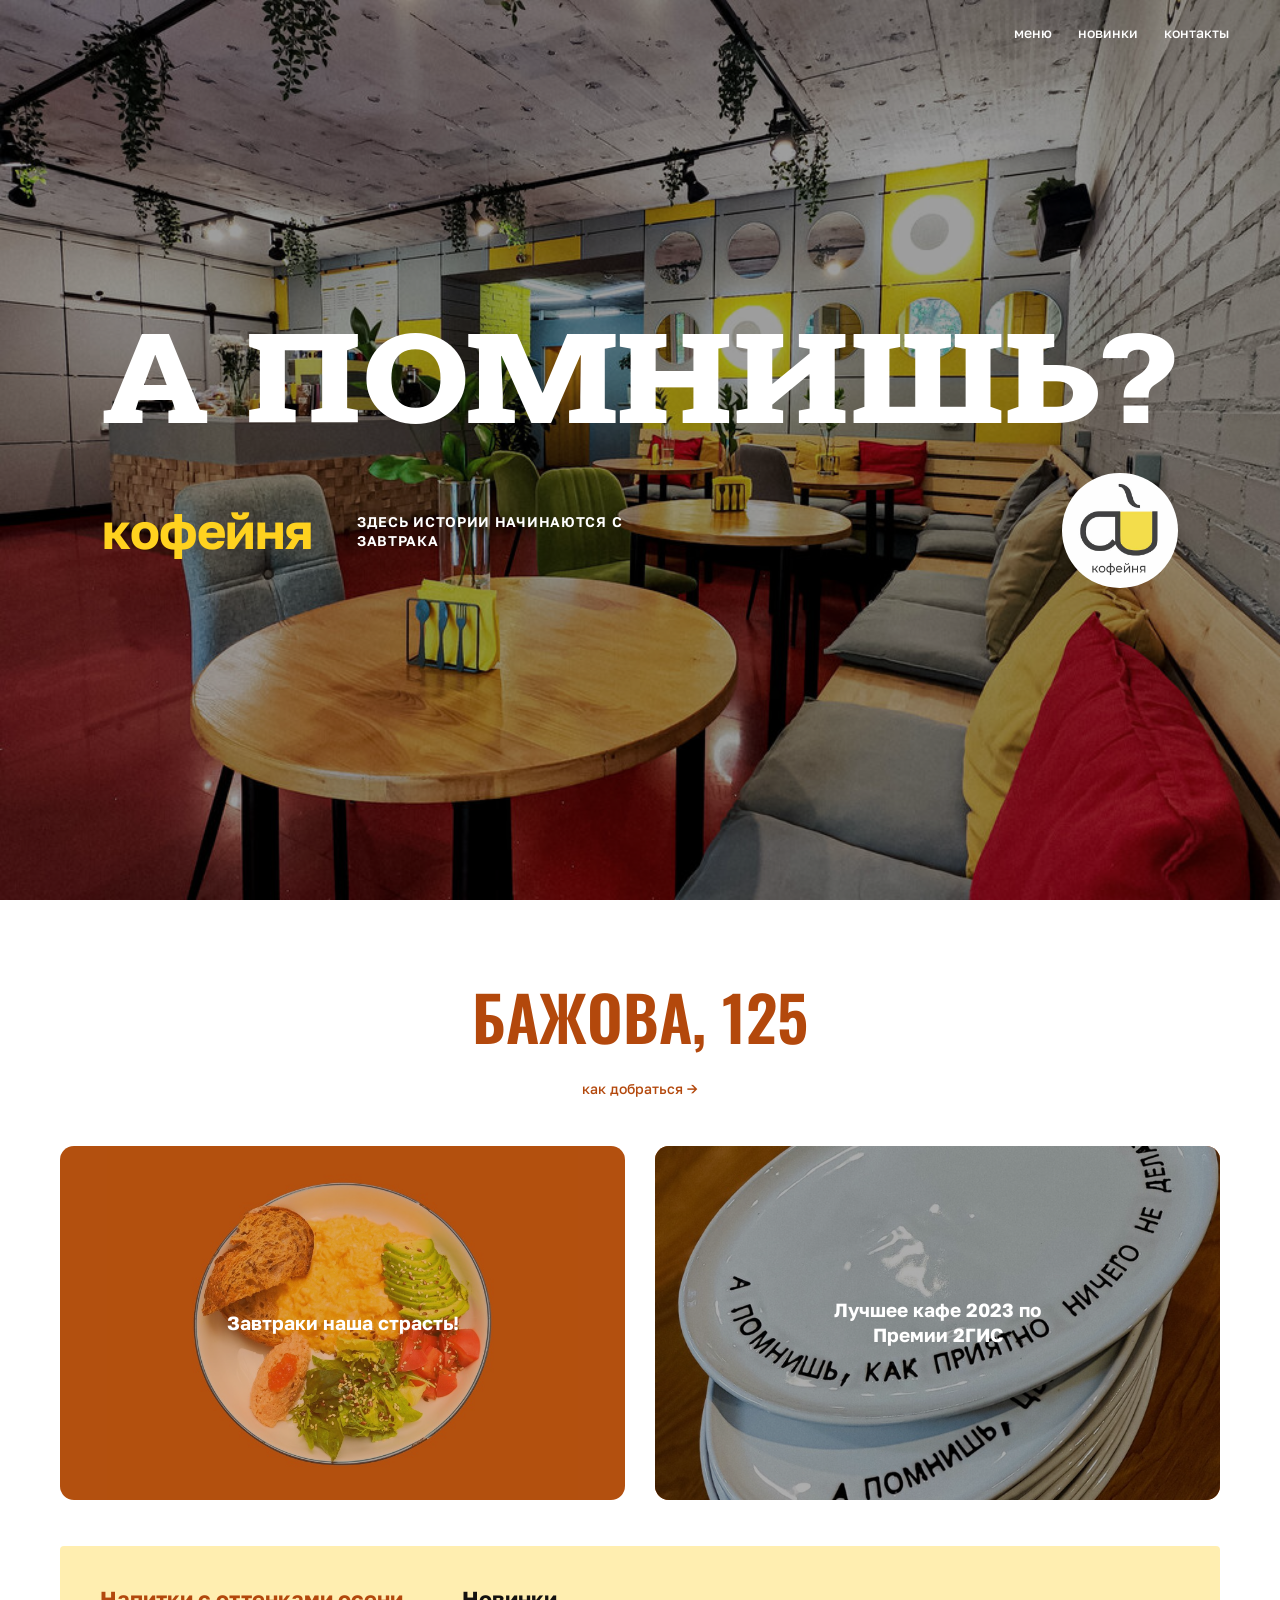
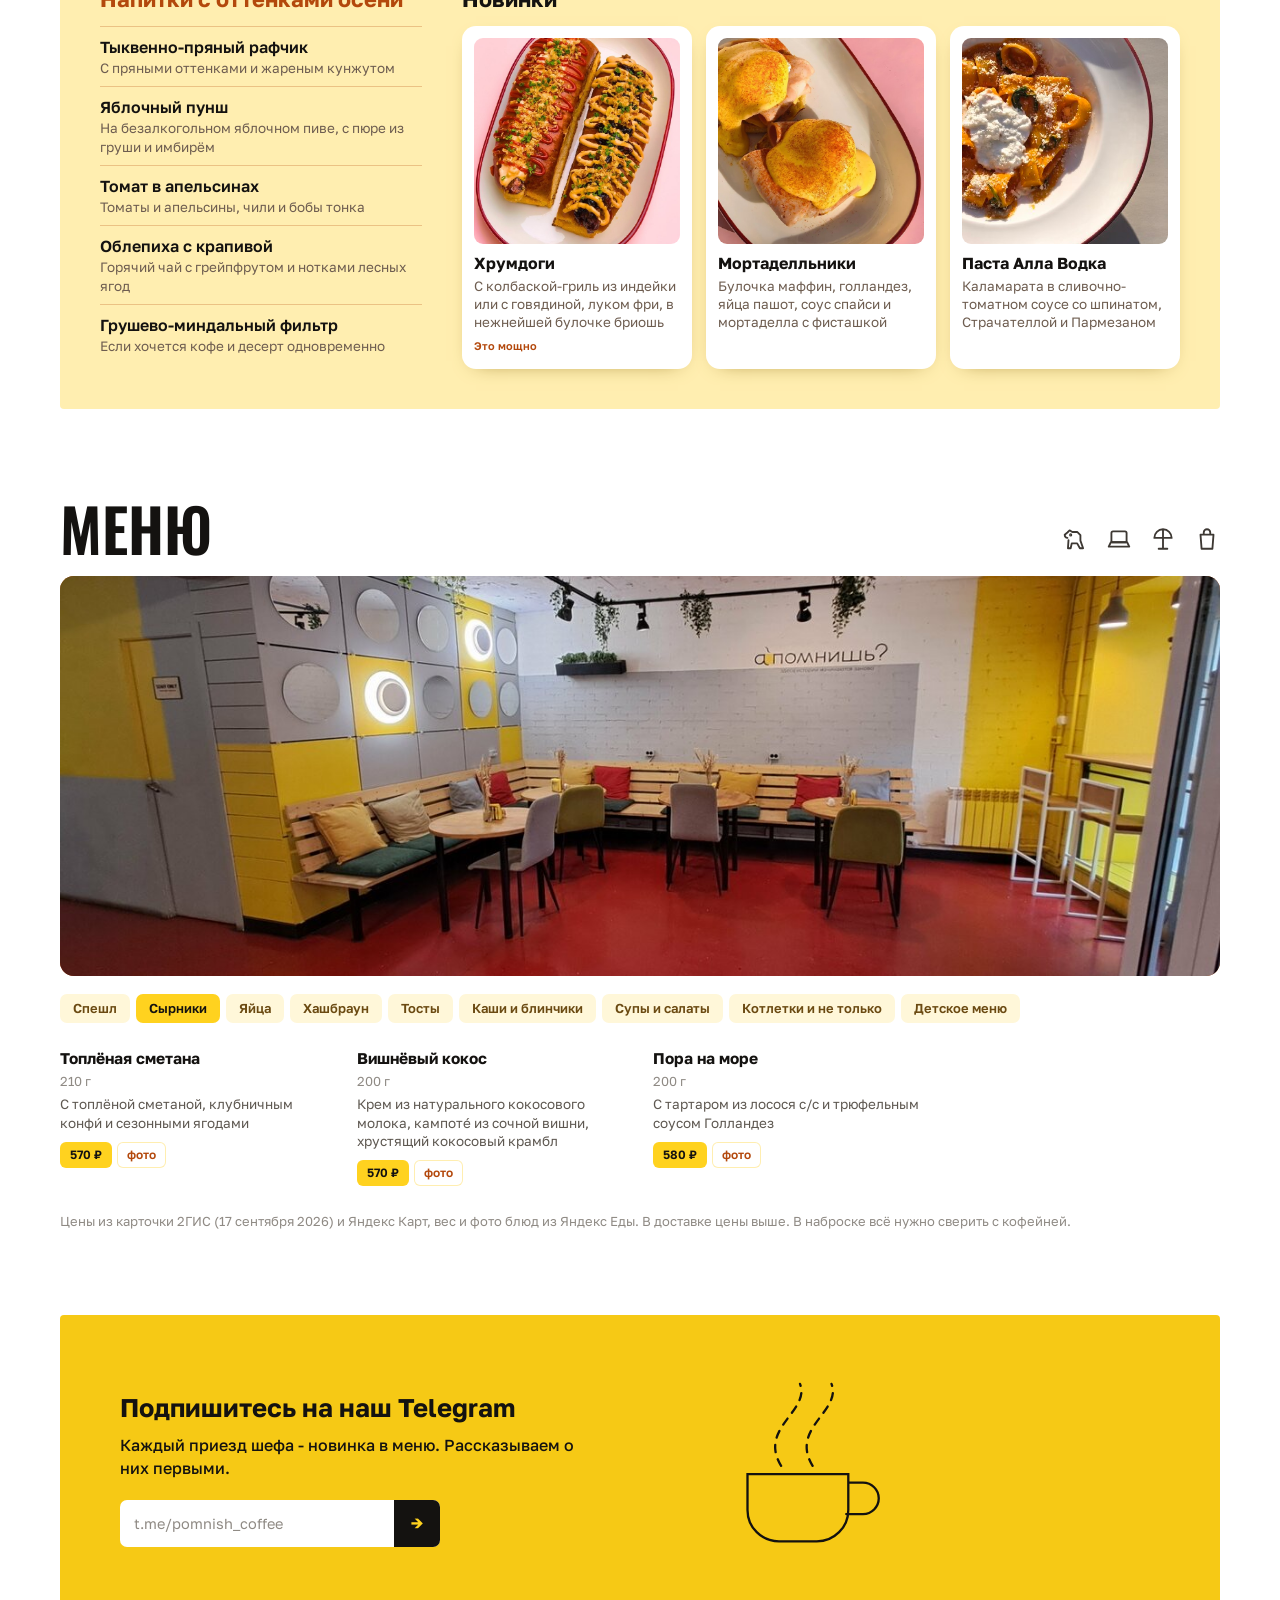
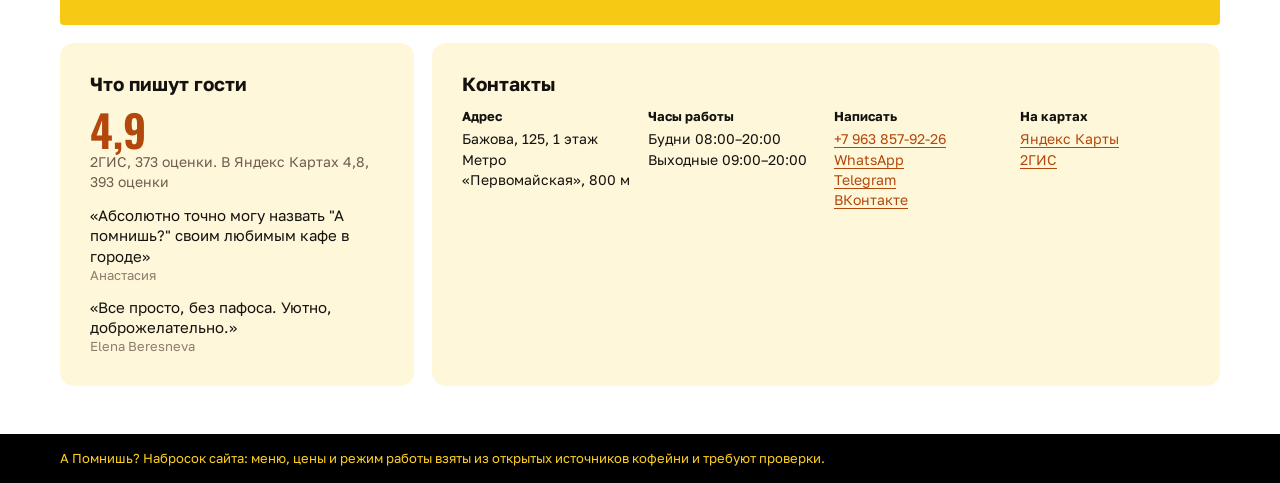
<file: apomnish/index.html>
<!doctype html>
<html lang="ru">
<head>
<meta charset="utf-8">
<meta name="viewport" content="width=device-width, initial-scale=1">
<title>А Помнишь? — кофейня с авторскими завтраками, Екатеринбург</title>
<meta name="description" content="Кофейня с авторскими завтраками на Бажова, 125. Будни 08:00–20:00, выходные 09:00–20:00. Лучшее кафе 2023 по Премии 2ГИС.">
<meta name="robots" content="noindex">
<link rel="preconnect" href="https://fonts.googleapis.com">
<link rel="preconnect" href="https://fonts.gstatic.com" crossorigin>
<link href="https://fonts.googleapis.com/css2?family=Golos+Text:wght@400;500;600;700&family=Oswald:wght@600&family=Roboto+Slab:wght@900&display=swap" rel="stylesheet">
<style>
:root{--acc:#b3480c;--peach:#ffeeb0;--peach2:#fff7d9;--gray:#f6c915;--ink:#141210;--mut:#8f8a84;--rust:#b3500f;--yel:#ffd21f;--txt:'Golos Text',system-ui,sans-serif;--cond:'Oswald','Arial Narrow',sans-serif;--slab:'Roboto Slab',Georgia,serif}
*{box-sizing:border-box;margin:0}
html{scroll-behavior:smooth;scroll-padding-top:20px}
body{background:#fff;color:var(--ink);font:400 16px/1.45 var(--txt);-webkit-font-smoothing:antialiased;overflow-x:hidden}
img{display:block;max-width:100%}
a{color:inherit}
button{font:inherit;color:inherit;background:none;border:0;cursor:pointer}
:focus-visible{outline:2px solid var(--acc);outline-offset:3px}
.wrap{width:min(1160px,100% - 40px);margin-inline:auto}

/* первый экран */
.hero{position:relative;height:100svh;min-height:560px;overflow:hidden;background:#3a2a22;color:#fff}
.hero>img{position:absolute;inset:0;width:100%;height:100%;object-fit:cover;filter:brightness(.62) saturate(.9);animation:slow 26s ease-in-out infinite alternate}
@keyframes slow{from{transform:scale(1.03) translateX(-1%)}to{transform:scale(1.13) translateX(1.4%)}}
.nav{position:absolute;z-index:3;top:26px;right:clamp(20px,4vw,56px);display:flex;gap:26px;font:500 14px/1 var(--txt)}
.nav a{text-decoration:none}
.nav a:hover{color:var(--yel)}
.hc{position:absolute;z-index:2;inset:0;display:flex;flex-direction:column;justify-content:center;padding-inline:clamp(20px,8vw,120px)}
.word{font:900 100px/1 var(--slab);white-space:nowrap;transform-origin:0 50%;letter-spacing:.01em}
.under{display:grid;grid-template-columns:auto 1fr auto;gap:18px 44px;align-items:center;margin-top:clamp(18px,4vh,44px)}
.under b{font:700 clamp(30px,3.9vw,56px)/1 var(--txt);letter-spacing:-.01em;color:var(--yel)}
.under span{font:600 clamp(12px,1.1vw,15px)/1.35 var(--txt);text-transform:uppercase;letter-spacing:.05em;max-width:24em}
.badge{width:clamp(76px,9vw,128px);border-radius:50%;background:#fff}

/* адрес и плитки */
.city{padding:clamp(52px,7vw,84px) 0 0;text-align:center}
.city h2{font:600 clamp(40px,5.4vw,62px)/1.05 var(--cond);color:var(--acc);text-transform:uppercase}
.city .go{display:inline-block;margin-top:10px;font:500 14px/1 var(--txt);color:var(--acc);text-decoration:none}
.city .go:hover{text-decoration:underline}
.tiles{display:grid;grid-template-columns:repeat(2,minmax(0,1fr));gap:30px;margin-top:clamp(28px,4vw,46px)}
.tile{position:relative;display:grid;place-items:center;aspect-ratio:16/10;border-radius:14px;overflow:hidden;color:#fff;font:700 clamp(16px,1.5vw,19px)/1.3 var(--txt);text-align:center;text-decoration:none;padding:20px;background:var(--rust)}
.tile img{position:absolute;inset:0;width:100%;height:100%;object-fit:cover;filter:brightness(.68);transition:transform .7s}
.tile.rust img{filter:none;object-fit:contain;opacity:.55}
.tile:hover img{transform:scale(1.05)}
.tile span{position:relative;max-width:14em}

/* персиковая панель */
.panel{margin-top:clamp(32px,4vw,46px);background:var(--peach);border-radius:4px;padding:clamp(24px,3.4vw,40px) clamp(18px,3.4vw,40px);display:grid;grid-template-columns:.62fr 1.38fr;gap:26px 40px}
.panel h3{font:700 clamp(19px,1.7vw,23px)/1.2 var(--txt);margin-bottom:14px}
.left h3{color:var(--acc)}
.dk{list-style:none;padding:0}
.dk li{padding:9px 0;border-top:1px solid #b3480c44}
.dk b{display:block;font-weight:600}
.dk small{display:block;font-size:13.5px;line-height:1.35;color:#6e5d50}
.cards{display:grid;grid-template-columns:repeat(3,minmax(0,1fr));gap:14px}
.card{background:#fff;border-radius:14px;padding:12px;box-shadow:0 6px 20px -14px #8a6a12}
.card img{width:100%;aspect-ratio:1;object-fit:cover;border-radius:9px}
.card b{display:block;margin-top:10px;font-weight:700;line-height:1.2}
.card p{font-size:13.5px;line-height:1.35;color:#6e5d50;margin-top:4px}
.tag{display:inline-block;font:600 11px/1 var(--txt);color:var(--acc);margin-top:9px}

/* меню */
.menu{padding:clamp(56px,7vw,90px) 0 0}
.mh{display:flex;justify-content:space-between;align-items:flex-end;gap:20px}
.mh h2{font:600 clamp(42px,5.2vw,60px)/1 var(--cond);text-transform:uppercase}
.ico{display:flex;gap:18px;color:#3d3833}
.ico svg{width:26px;height:26px;fill:none;stroke:currentColor;stroke-width:1.7;stroke-linecap:round;stroke-linejoin:round}
.ico span{display:block}
.show{position:relative;margin-top:18px;height:clamp(250px,33vw,400px);border-radius:14px;overflow:hidden;background:var(--rust);display:grid;grid-template-columns:1fr 1fr;align-items:center;color:#fff}
.show .bg{position:absolute;inset:0;width:100%;height:100%;object-fit:cover;transition:opacity .35s}
.show .pl{position:relative;width:100%;height:100%;object-fit:contain;transition:opacity .2s}
.show .tx{position:relative;padding:18px clamp(16px,4vw,50px);transition:opacity .2s}
.show .tx b{display:block;font:600 clamp(26px,3.6vw,46px)/1.08 var(--cond);text-transform:uppercase}
.show .tx p{margin-top:8px;font-size:15.5px;line-height:1.38;max-width:29em}
.show .tx i{display:block;font:700 clamp(17px,1.8vw,22px)/1 var(--txt);font-style:normal;margin-top:12px;color:var(--yel)}
.show.room .pl,.show.room .tx{opacity:0}
.show:not(.room) .bg{opacity:0}
.pills{display:flex;flex-wrap:wrap;gap:6px;margin:18px 0 26px}
.pills button{padding:8px 13px;border-radius:7px;font:600 13px/1 var(--txt);background:var(--peach2);color:#6b4a12;transition:background .15s}
.pills button:hover{background:var(--peach)}
.pills button[aria-pressed=true]{background:var(--yel);color:var(--ink)}
.grid4{display:grid;grid-template-columns:repeat(4,minmax(0,1fr));gap:30px 26px}
.it h4{font:700 15.5px/1.25 var(--txt)}
.it .m{font-size:13px;color:var(--mut);margin-top:3px}
.it p{font-size:13.5px;line-height:1.36;color:#5e5851;margin-top:5px}
.it .b{display:flex;gap:5px;margin-top:10px}
.it .b span,.it .b button{padding:7px 10px;border-radius:6px;font:600 12px/1 var(--txt)}
.it .b span{background:var(--yel);color:var(--ink)}
.it .b button{box-shadow:inset 0 0 0 1px var(--peach);color:var(--acc)}
.it .b button:hover{background:var(--peach2)}
.mnote{margin-top:26px;font-size:13px;color:var(--mut)}

/* серая панель */
.sub{position:relative;overflow:hidden;background:var(--gray);border-radius:4px;margin-top:clamp(52px,7vw,84px);padding:clamp(28px,4vw,50px) clamp(20px,5vw,60px);display:grid;grid-template-columns:1fr 1fr;gap:20px;align-items:center}
.sub h3{font:700 clamp(21px,2vw,26px)/1.2 var(--txt)}
.sub p{margin-top:10px;max-width:29em;font-weight:500}
.tg{display:flex;align-items:stretch;max-width:320px;margin-top:20px;border-radius:7px;overflow:hidden;text-decoration:none;background:#fff}
.tg span{flex:1;padding:13px 14px;color:var(--mut);font-size:14.5px}
.tg i{display:grid;place-items:center;width:46px;background:var(--ink);color:var(--yel);font-style:normal;font-weight:700}
.sub svg{width:100%;height:auto;max-height:210px}

/* футер-панели */
.foot{display:grid;grid-template-columns:.62fr 1.38fr;gap:18px;margin-top:18px}
.fp{background:var(--peach2);border-radius:14px;padding:clamp(20px,2.6vw,30px)}
.fp h3{font:700 19px/1.2 var(--txt);margin-bottom:12px}
.fp .big{font:600 44px/1 var(--cond);color:var(--acc)}
.fp .s{font-size:14px;color:#6e5d50}
.fq{font-size:15px;margin-top:12px;line-height:1.38}
.fq small{display:block;color:#8c7b6e;font-size:13px}
.cg{display:grid;grid-template-columns:repeat(4,minmax(0,1fr));gap:16px}
.cg h4{font:700 13px/1.25 var(--txt);margin-bottom:5px}
.cg a,.cg div{font-size:14px;color:var(--acc)}
.cg a{display:block;text-underline-offset:3px}
.cg .pl{color:var(--ink)}
.photo{margin-top:18px;border-radius:14px;width:100%;aspect-ratio:21/8;object-fit:cover}
footer{background:#000;color:var(--yel);font-size:13px;margin-top:clamp(34px,4vw,48px);padding:15px 0}
.mob{display:none}
@media (max-width:860px){
  .nav{top:20px;gap:18px;right:20px;font-size:13px}
  .hc{padding-inline:20px}
  .word{white-space:normal}
  .under{grid-template-columns:1fr auto;gap:14px}
  .under span{grid-column:1/-1;grid-row:2}
  .tiles{grid-template-columns:minmax(0,1fr);gap:12px}
  .panel,.foot,.sub{grid-template-columns:minmax(0,1fr)}
  .cards{grid-template-columns:minmax(0,1fr)}
  .card{display:grid;grid-template-columns:96px minmax(0,1fr);gap:0 12px}
  .card img{grid-row:1/4}.card b{margin-top:0}
  .mh{display:block}.ico{margin-top:10px}
  .show{height:48vw;min-height:190px;border-radius:10px}
  .show .tx{padding:10px 10px 10px 0}.show .tx p{display:none}.show .tx b{font-size:21px}
  .grid4{grid-template-columns:minmax(0,1fr) minmax(0,1fr);gap:22px 16px}
  .pills{flex-wrap:nowrap;overflow-x:auto;scrollbar-width:none;margin-right:-20px}
  .pills::-webkit-scrollbar{display:none}
  .pills button{flex:0 0 auto}
  .cg{grid-template-columns:minmax(0,1fr) minmax(0,1fr)}
  .photo{aspect-ratio:4/3}
  footer{padding-bottom:78px}
  .mob{display:grid;grid-template-columns:1fr 1fr;gap:6px;position:fixed;inset:auto 0 0 0;z-index:20;background:#fff;padding:7px 10px calc(7px + env(safe-area-inset-bottom));box-shadow:0 -1px 0 #e6e0d9}
  .mob a{display:flex;align-items:center;justify-content:center;min-height:46px;border-radius:8px;font:600 15px/1 var(--txt);text-decoration:none;background:var(--peach);color:var(--acc)}
  .mob a+a{background:var(--yel);color:var(--ink)}
}
@media (prefers-reduced-motion:reduce){html{scroll-behavior:auto}.hero>img{animation:none}}
</style>
</head>
<body id="home">
<section class="hero">
  <img src="img/h53.jpg" alt="Зал кофейни: красный пол, круглые столики, жёлтые панели на стене" fetchpriority="high">
  <nav class="nav" aria-label="Разделы"><a href="#menu">меню</a><a href="#new">новинки</a><a href="#contacts">контакты</a></nav>
  <div class="hc">
    <h1 class="word" id="word">А ПОМНИШЬ?</h1>
    <div class="under">
      <b>кофейня</b>
      <span>Здесь истории начинаются с завтрака</span>
      <img class="badge" src="img/logo.jpg" alt="Логотип кофейни">
    </div>
  </div>
</section>

<main class="wrap">
<section class="city">
  <h2>Бажова, 125</h2><br>
  <a class="go" href="https://yandex.ru/maps/org/a_pomnish_/168489538614/" target="_blank" rel="noopener">как добраться →</a>
  <div class="tiles">
    <a class="tile rust" href="#menu"><img src="img/e22.jpg" alt=""><span>Завтраки наша страсть!</span></a>
    <a class="tile" href="https://2gis.ru/ekaterinburg/firm/70000001054829287" target="_blank" rel="noopener"><img src="img/h2.jpg" alt=""><span>Лучшее кафе 2023 по Премии 2ГИС</span></a>
  </div>
</section>

<section class="panel" id="new">
  <div class="left">
    <h3>Напитки с оттенками осени</h3>
    <ul class="dk">
      <li><b>Тыквенно-пряный рафчик</b><small>С пряными оттенками и жареным кунжутом</small></li>
      <li><b>Яблочный пунш</b><small>На безалкогольном яблочном пиве, с пюре из груши и имбирём</small></li>
      <li><b>Томат в апельсинах</b><small>Томаты и апельсины, чили и бобы тонка</small></li>
      <li><b>Облепиха с крапивой</b><small>Горячий чай с грейпфрутом и нотками лесных ягод</small></li>
      <li><b>Грушево-миндальный фильтр</b><small>Если хочется кофе и десерт одновременно</small></li>
    </ul>
  </div>
  <div>
    <h3>Новинки</h3>
    <div class="cards">
      <article class="card"><img loading="lazy" src="img/t13850.jpg" alt="Хрумдоги"><b>Хрумдоги</b><p>С колбаской-гриль из индейки или с говядиной, луком фри, в нежнейшей булочке бриошь</p><span class="tag">Это мощно</span></article>
      <article class="card"><img loading="lazy" src="img/t13820.jpg" alt="Мортаделльники"><b>Мортаделльники</b><p>Булочка маффин, голландез, яйца пашот, соус спайси и мортаделла с фисташкой</p></article>
      <article class="card"><img loading="lazy" src="img/t13870.jpg" alt="Паста Алла Водка"><b>Паста Алла Водка</b><p>Каламарата в сливочно-томатном соусе со шпинатом, Страчателлой и Пармезаном</p></article>
    </div>
  </div>
</section>

<section class="menu" id="menu">
  <div class="mh">
    <h2>Меню</h2>
    <div class="ico" aria-label="Можно с собакой, с ноутбуком, летняя веранда, заказ навынос">
      <span title="Можно с собакой"><svg viewBox="0 0 24 24"><path d="M5 11c-1.6 0-2.5-1.2-2.5-3L5 6l2-2 2.5 1.5H14l3 3v5l2.5 7h-3L14 16H9l-1 4.5H5.5L6 13"/><circle cx="8" cy="8.2" r=".6"/></svg></span>
      <span title="Можно с ноутбуком"><svg viewBox="0 0 24 24"><rect x="5" y="5" width="14" height="10" rx="1.5"/><path d="M2.5 19h19l-2-4h-15z"/></svg></span>
      <span title="Летняя веранда"><svg viewBox="0 0 24 24"><path d="M12 3v18M4 11a8 8 0 0 1 16 0zM8 21h8"/></svg></span>
      <span title="Заказ навынос"><svg viewBox="0 0 24 24"><path d="M6 8h12l-1 13H7zM9 8V6a3 3 0 0 1 6 0v2"/></svg></span>
    </div>
  </div>
  <div class="show room" id="show">
    <img class="bg" loading="lazy" src="img/h54.jpg" alt="Зал кофейни с вывеской на стене">
    <img class="pl" id="sp" alt="">
    <div class="tx"><b id="sn"></b><p id="sd"></p><i id="sr"></i></div>
  </div>
  <div class="pills" id="pills"></div>
  <div class="grid4" id="items"></div>
  <p class="mnote">Цены из карточки 2ГИС (17 сентября 2026) и Яндекс Карт, вес и фото блюд из Яндекс Еды. В доставке цены выше. В наброске всё нужно сверить с кофейней.</p>
</section>

<section class="sub">
  <div>
    <h3>Подпишитесь на наш Telegram</h3>
    <p>Каждый приезд шефа - новинка в меню. Рассказываем о них первыми.</p>
    <a class="tg" href="https://t.me/pomnish_coffee" target="_blank" rel="noopener"><span>t.me/pomnish_coffee</span><i>→</i></a>
  </div>
  <svg viewBox="0 0 420 200" fill="none" stroke="#141210" stroke-width="2.2" stroke-linecap="round" aria-hidden="true"><path stroke-dasharray="7 7" d="M92 96C70 60 120 44 110 18M122 96c-22-36 28-52 18-78"/><path d="M60 104h96v34a30 30 0 0 1-30 30H90a30 30 0 0 1-30-30zM156 112h14a14 14 0 0 1 0 30h-16"/></svg>
</section>

<section class="foot" id="contacts">
  <div class="fp">
    <h3>Что пишут гости</h3>
    <div class="big">4,9</div>
    <div class="s">2ГИС, 373 оценки. В Яндекс Картах 4,8, 393 оценки</div>
    <p class="fq">«Абсолютно точно могу назвать "А помнишь?" своим любимым кафе в городе»<small>Анастасия</small></p>
    <p class="fq">«Все просто, без пафоса. Уютно, доброжелательно.»<small>Elena Beresneva</small></p>
  </div>
  <div class="fp">
    <h3>Контакты</h3>
    <div class="cg">
      <div class="pl"><h4>Адрес</h4>Бажова, 125, 1 этаж<br>Метро «Первомайская», 800 м</div>
      <div class="pl"><h4>Часы работы</h4>Будни 08:00–20:00<br>Выходные 09:00–20:00</div>
      <div><h4 style="color:var(--ink)">Написать</h4><a href="tel:+79638579226">+7 963 857-92-26</a><a href="https://wa.me/79638579226" target="_blank" rel="noopener">WhatsApp</a><a href="https://t.me/pomnish_coffee" target="_blank" rel="noopener">Telegram</a><a href="https://vk.com/pomnish_coffee" target="_blank" rel="noopener">ВКонтакте</a></div>
      <div><h4 style="color:var(--ink)">На картах</h4><a href="https://yandex.ru/maps/org/a_pomnish_/168489538614/" target="_blank" rel="noopener">Яндекс Карты</a><a href="https://2gis.ru/ekaterinburg/firm/70000001054829287" target="_blank" rel="noopener">2ГИС</a></div>
    </div>
  </div>
</section>
</main>

<footer><div class="wrap">А Помнишь? Набросок сайта: меню, цены и режим работы взяты из открытых источников кофейни и требуют проверки.</div></footer>
<div class="mob"><a href="#menu">меню</a><a href="tel:+79638579226">позвонить</a></div>

<script>
const C=[
['Спешл',[
 ['Казаречче Дорблю с инжиром',670,'','Сливочная паста казаречче, сыр Дорблю, инжир, чипсы из бекона'],
 ['Брускетта с инжиром и пармской ветчиной',670,'','Инжир, пармская ветчина, руккола, крем из Рикотты с инжирным конфи, ржаной зерновой тост']]],
['Сырники',[
 ['Топлёная сметана',570,'210 г','С топлёной сметаной, клубничным конфи́ и сезонными ягодами',1],
 ['Вишнёвый кокос',570,'200 г','Крем из натурального кокосового молока, кампоте́ из сочной вишни, хрустящий кокосовый крамбл',14],
 ['Пора на море',580,'200 г','С тартаром из лосося с/с и трюфельным соусом Голландез',15]]],
['Яйца',[
 ['Шакшука',590,'310 г','Из двух яиц с соусом из печёных сладких перцев, томлёных томатов Пелатти, аджикой, кинзой и грузинскими специями',6],
 ['Завтрак с риетом',670,'340 г','Из трёх яиц с риетом из красной рыбы, муссом Пармезан, красной икрой, миксом зелени, томатами, авокадо и ржаными тостами',22],
 ['Завтрак с колбаской',670,'360 г','Из трёх яиц с гриль колбаской из индейки, хумусом, миксом зелени, томатами, огурчиками Каджун и ржаными тостами',3],
 ['Омлет Берблан',560,'210 г','Французский омлет в соусе Берблан с красной икрой, лучком сибулет и сыром Пармезан',25]]],
['Хашбраун',[
 ['С риетом из красной рыбы',630,'240 г','Швейцарский картофельный драник с риетом, муссом Пармезан, красной икрой и миксом зелени',24],
 ['Тамбовский окорок',640,'300 г','Драник с яйцом пашот, трюфельным соусом Голландез, миксом зелени и Тамбовским окороком',23]]],
['Тосты',[
 ['Бриошь Нежный лосось',640,'260 г','С тартаром из слабосолёного лосося, авокадо, крем-чизом, яйцом пашот и трюфельным соусом Голландез',7],
 ['Паштет',570,'180 г','Из нежнейшей куриной печени с брусничным соусом и супер сливочной бриошью',18],
 ['Авокадо тост',590,'260 г','Ржаной зерновой тост с хумусом, авокадо, яйцом пашот, крем-чизом, миксом орешков и семян, попкорном из гречки',16],
 ['Булка Тамбовский окорок',580,'330 г','Булочка с окороком, соусом спайси, огурчиками Каджун, сыром Чеддер, скрэмблом и муссом Пармезан',19],
 ['Спайси цыпа',610,'330 г','Тост с цыплёнком, соусом спайси, скрэмблом, сливочным сыром и слайсами кабачка каджун на ржаном хлебе',17]]],
['Каши и блинчики',[
 ['Те самые, с лососем',560,'250 г','Со слабосолёным лососем, красной икрой, муссом Пармезан, зелёным маслом и щепоткой любви',21],
 ['Любимые, с вишней',510,'260 г','С кремом из топлёной сметаны, шоколадом и вишней',4],
 ['Гречка с цыплёнком',540,'375 г','С бедром из цыплёнка, муссом Пармезан, яйцом пашот, попкорном из гречки и зелёным маслом',8],
 ['Пшённая карамель',410,'229 г','С солёной карамелью, сезонными ягодами, кунжутом, семенами льна и тыквенными семечками',20],
 ['Фитнес каша',410,'209 г','Мультизлаковая каша с лимонным курдом, миндалём, малиновой пудрой и семечками',26],
 ['Панкейки с сезонными ягодами',530,'','']]],
['Супы и салаты',[
 ['Томатный крем-суп',540,'340 г','Из итальянских томатов пелати со сливками, с тостом бриошь, крем-чизом и Моцареллой',11],
 ['Тыквенный',540,'300 г','Из сочной тыквы на кокосовом молоке, со страчателлой, тыквенными семечками и зелёным маслом',12],
 ['Тот самый Юлий',580,'280 г','Цезарь: микс салата, цыплёнок су-вид, томаты, яйцо, гренки, фирменная заправка и Пармезан',13],
 ['Тёплый салат с лососем и брокколи',590,'330 г','С цветной капустой, ореховой заправкой, томатами, муссом Пармезан, маслом чили и фисташками',2]]],
['Котлетки и не только',[
 ['Котлета из индейки',640,'300 г','Такая большая, сочная, с картофельным пюре, печёным сладким перцем, миксом зелени и зелёным маслом',5],
 ['Щучка',610,'300 г','Нежнейшие котлетки из щуки с пюре и соусом Берблан с красной икрой',27],
 ['Паста Мафальдине Окорочано',630,'300 г','С белыми грибами, Тамбовским окороком в сливочном соусе с трюфельным маслом и Пармезаном',28]]],
['Детское меню',[
 ['Детские пельмешки',340,'200 г','Мини-пельмешки с начинкой из телятины, говядины, свинины и сливками',10],
 ['Спагетти с сосиской',340,'210 г','Спагетти со сливочным маслом и сосиской из говядины, свинины и цыплёнка',9]]]
];
const pills=document.getElementById('pills'),items=document.getElementById('items'),show=document.getElementById('show'),sp=document.getElementById('sp'),sn=document.getElementById('sn'),sd=document.getElementById('sd'),sr=document.getElementById('sr');
function pick(d){if(!d[4])return;sp.src='img/e'+d[4]+'.jpg';sp.alt=d[0];sn.textContent=d[0];sd.textContent=d[3];sr.textContent=d[1]+' ₽';show.classList.remove('room')}
function open_(n){
  [...pills.children].forEach((b,i)=>b.setAttribute('aria-pressed',i===n));
  items.innerHTML='';
  C[n][1].forEach(d=>{const a=document.createElement('article');a.className='it';
    a.innerHTML='<h4>'+d[0]+'</h4>'+(d[2]?'<div class="m">'+d[2]+'</div>':'')+(d[3]?'<p>'+d[3]+'</p>':'')+'<div class="b"><span>'+d[1]+' ₽</span>'+(d[4]?'<button type="button">фото</button>':'')+'</div>';
    if(d[4]){a.addEventListener('mouseenter',()=>pick(d));a.querySelector('button').onclick=()=>{pick(d);if(innerWidth<=860)show.scrollIntoView({block:'start'})}}
    items.append(a)});
  const f=C[n][1].find(d=>d[4]);if(f)pick(f)
}
C.forEach((c,n)=>{const b=document.createElement('button');b.type='button';b.textContent=c[0];b.onclick=()=>open_(n);pills.append(b)});
open_(1);show.classList.add('room');
/* название на всю ширину, как широкая засечка */
const w=document.getElementById('word');
function fit(){const box=w.parentElement,cs=getComputedStyle(box),W=box.clientWidth-parseFloat(cs.paddingLeft)-parseFloat(cs.paddingRight);
  if(innerWidth<=860){w.style.fontSize=(W/6.5)+'px';w.style.transform='scaleX(1)';return}
  w.style.fontSize='100px';w.style.transform='none';const r=document.createRange();r.selectNodeContents(w);const nat=r.getBoundingClientRect().width,S=1.16;
  w.style.fontSize=(100*W/(nat*S))+'px';w.style.transform='scaleX('+S+')'}
fit();addEventListener('resize',fit);document.fonts&&document.fonts.ready.then(fit);
</script>
</body>
</html>
</file>
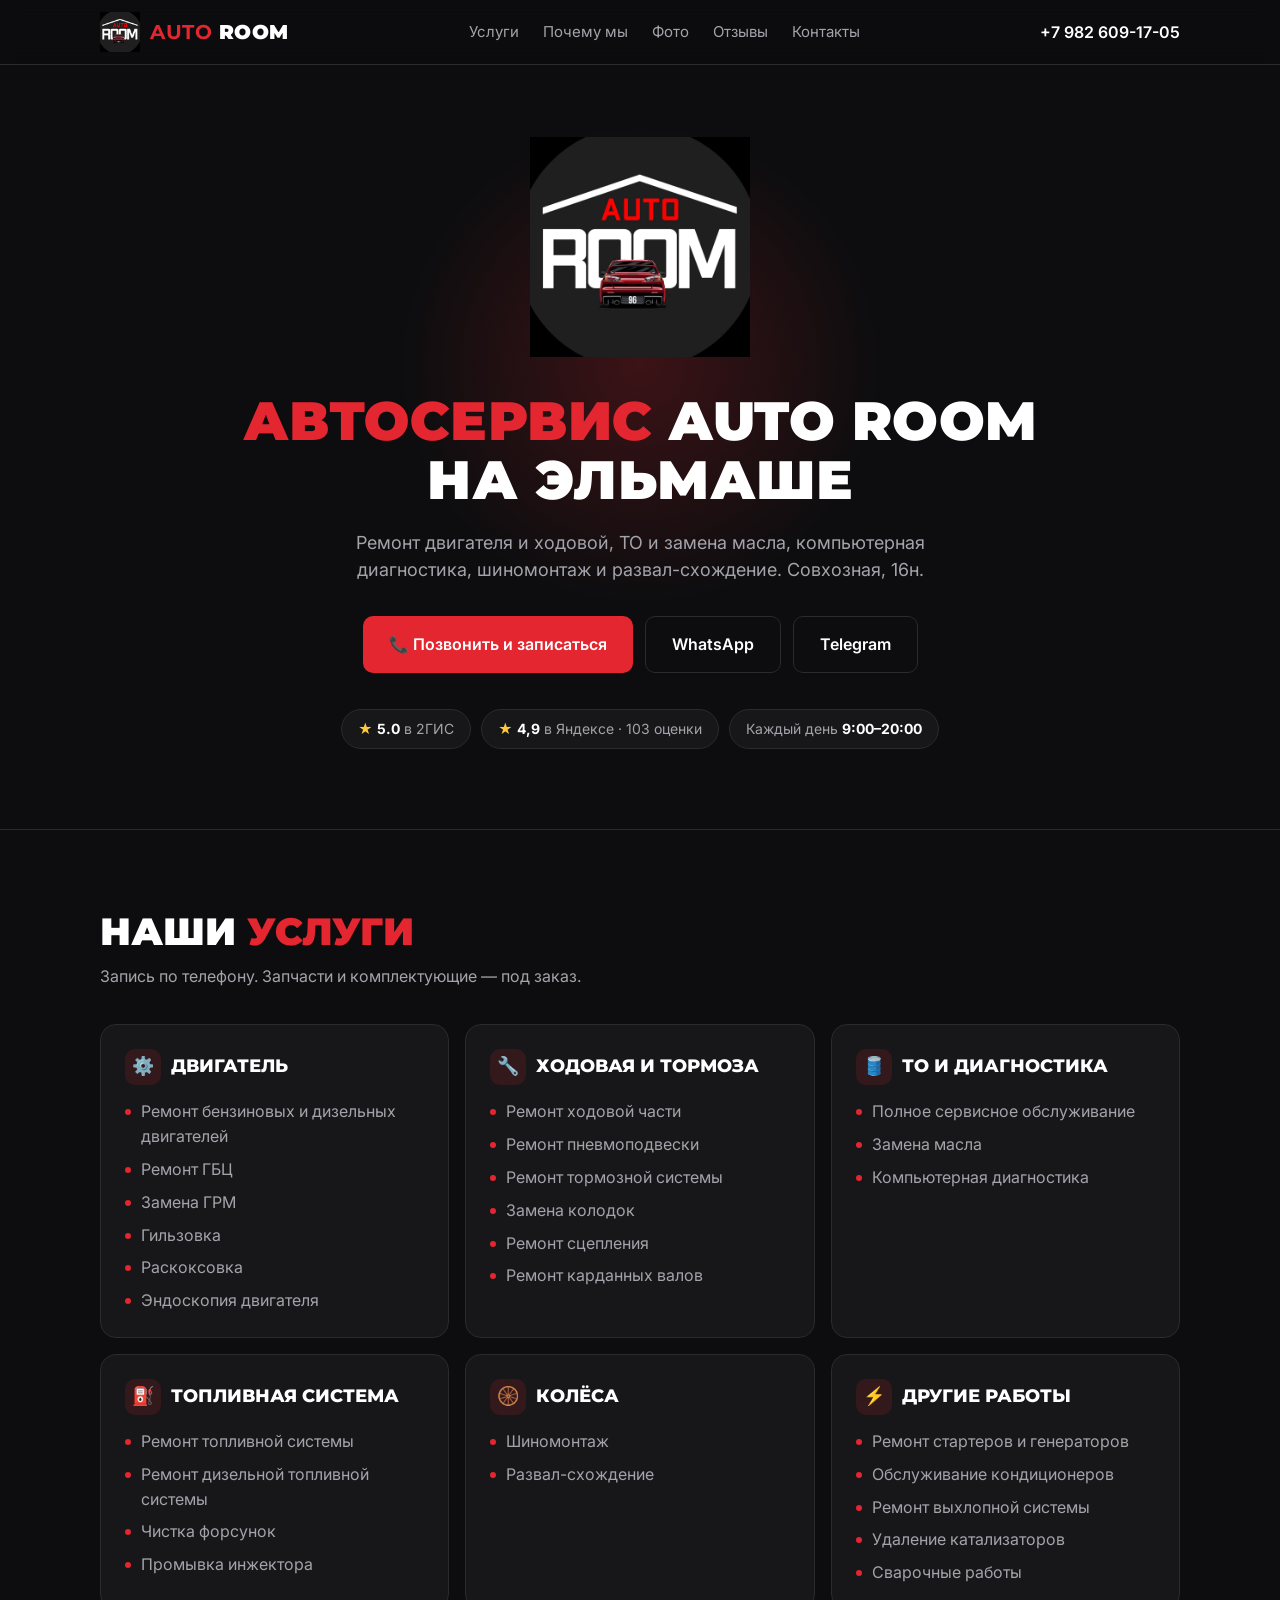
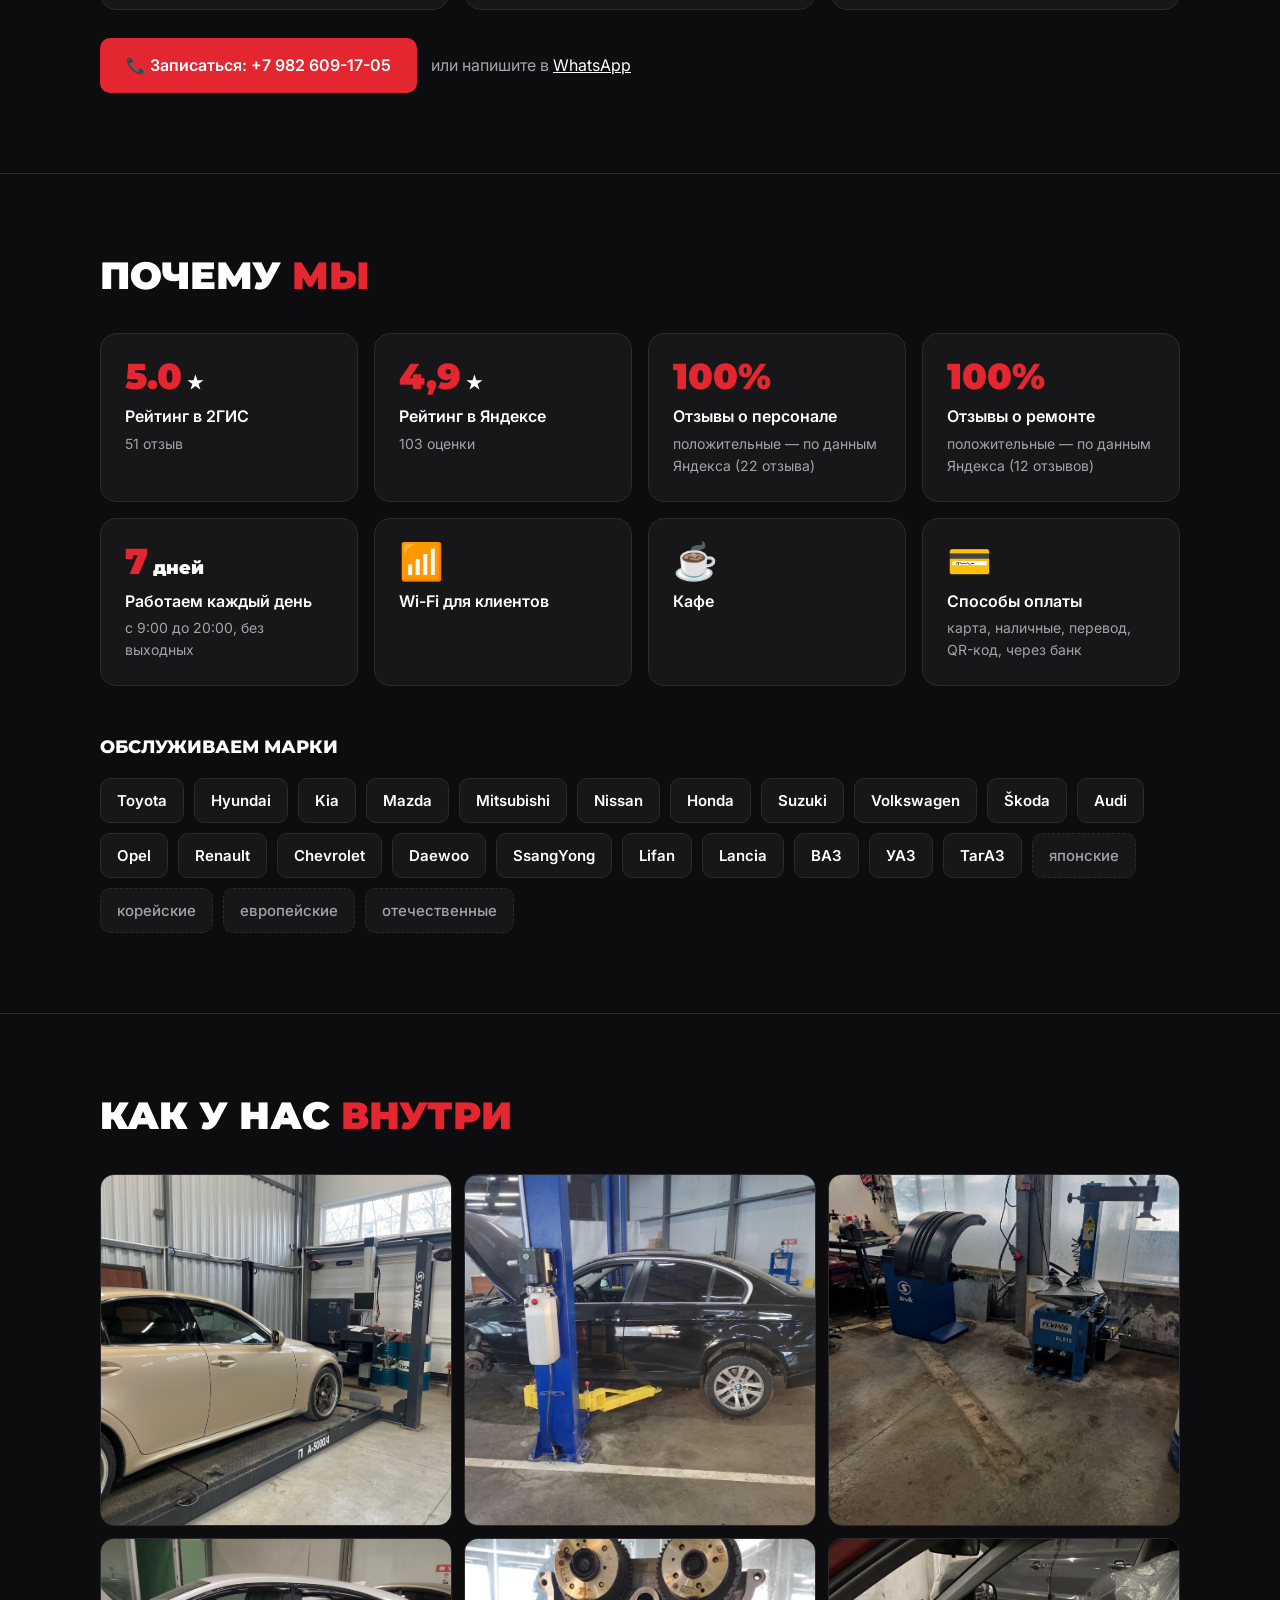
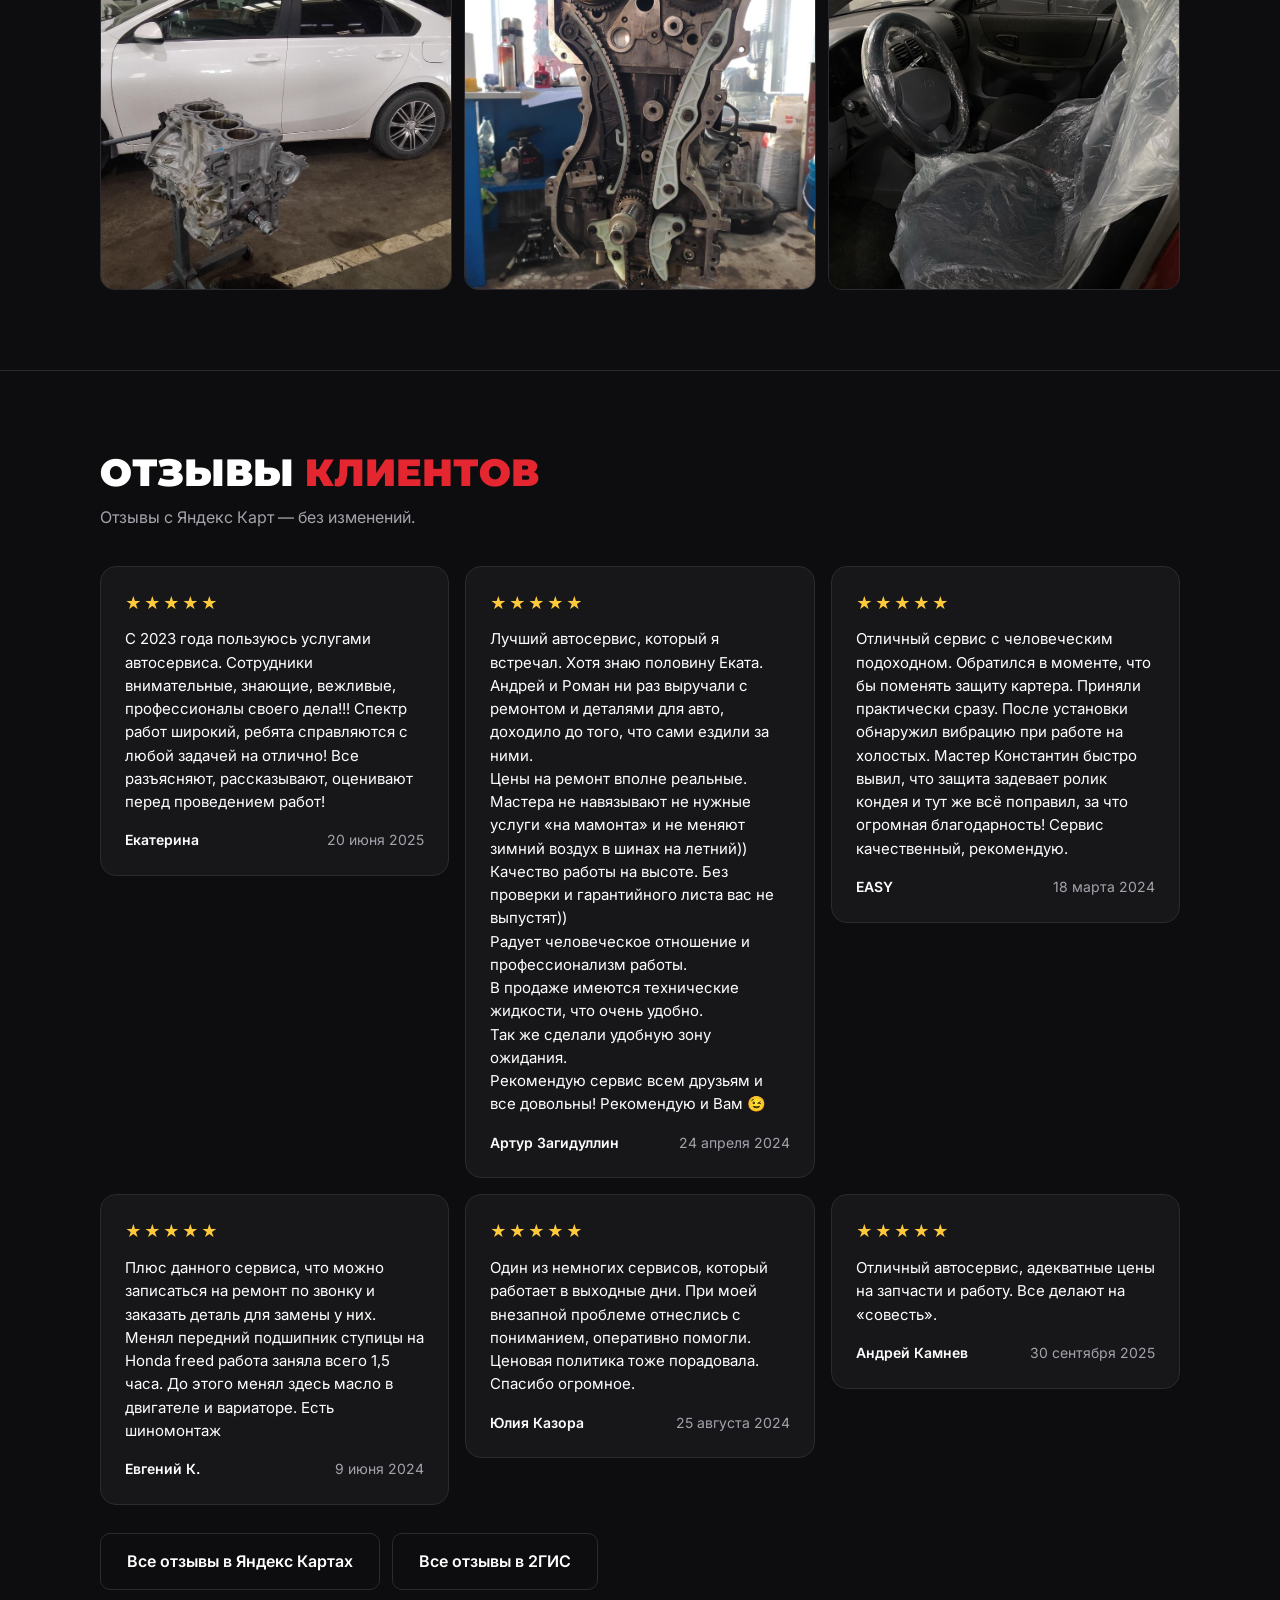
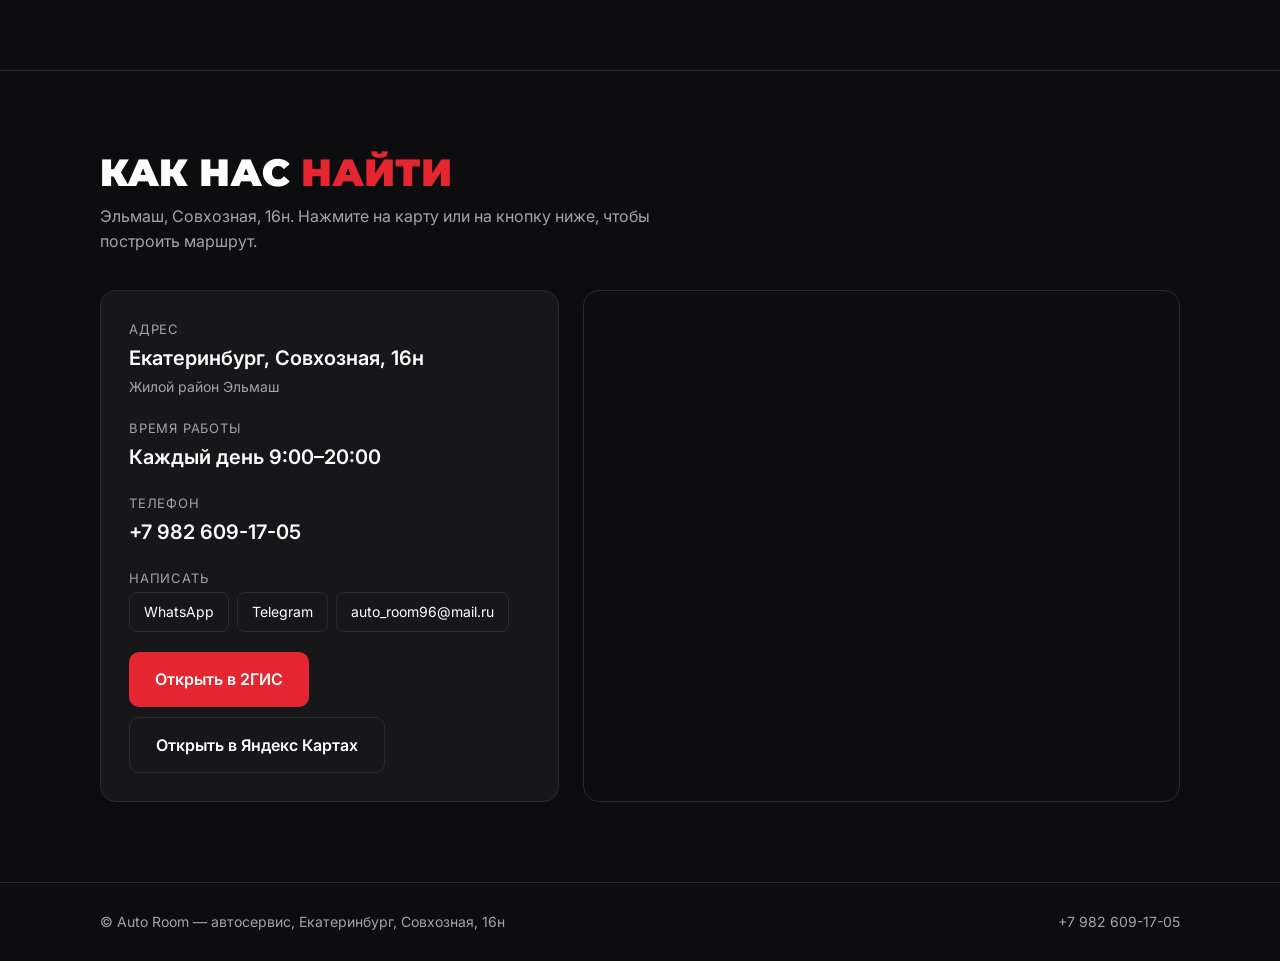
<file: autoroom/index.html>
<!DOCTYPE html>
<html lang="ru">
<head>
<meta charset="UTF-8">
<meta name="viewport" content="width=device-width, initial-scale=1">
<title>Auto Room — автосервис на Эльмаше, Екатеринбург</title>
<meta name="description" content="Автосервис Auto Room на Совхозной, 16н: ремонт двигателя и ходовой, ТО, диагностика, шиномонтаж, развал-схождение. Каждый день 9:00–20:00.">
<link rel="preconnect" href="https://fonts.googleapis.com">
<link rel="preconnect" href="https://fonts.gstatic.com" crossorigin>
<link href="https://fonts.googleapis.com/css2?family=Montserrat:wght@700;800;900&family=Inter:wght@400;500;600&display=swap" rel="stylesheet">
<style>
  /* Цвета из логотипа Auto Room: чёрный, белый, красный */
  :root {
    --bg: #0d0d0f;        /* фон страницы — почти чёрный */
    --panel: #17171a;     /* фон карточек — чуть светлее */
    --line: #2a2a2f;      /* тонкие рамки */
    --ink: #ffffff;       /* основной текст — белый */
    --muted: #a3a3ab;     /* второстепенный текст — серый */
    --red: #e3262f;       /* красный, как «AUTO» на логотипе */
    --red-dark: #b81d25;
  }
  * { box-sizing: border-box; margin: 0; padding: 0; }
  html { scroll-behavior: smooth; }
  body { background: var(--bg); color: var(--ink); font-family: 'Inter', sans-serif; line-height: 1.55; }
  a { color: inherit; text-decoration: none; }
  .wrap { max-width: 1120px; margin: 0 auto; padding: 0 20px; }

  /* ---------- Шапка ---------- */
  header {
    position: sticky; top: 0; z-index: 10;
    background: rgba(13,13,15,.92); backdrop-filter: blur(8px);
    border-bottom: 1px solid var(--line);
  }
  .head { display: flex; align-items: center; justify-content: space-between; height: 64px; gap: 16px; }
  .brand { display: flex; align-items: center; gap: 10px; font-family: 'Montserrat', sans-serif; font-weight: 900; font-size: 20px; letter-spacing: .5px; }
  .brand img { width: 40px; height: 40px; }
  .brand b { color: var(--red); }
  nav { display: flex; gap: 24px; font-size: 15px; color: var(--muted); }
  nav a:hover { color: var(--ink); }
  .head-phone { font-weight: 600; white-space: nowrap; }
  .head-phone:hover { color: var(--red); }
  .call-round { display: none; }

  /* ---------- Кнопки ---------- */
  .btn {
    display: inline-flex; align-items: center; justify-content: center; gap: 8px;
    padding: 15px 26px; border-radius: 10px; font-weight: 600; font-size: 16px;
    transition: transform .15s, background .15s;
  }
  .btn:hover { transform: translateY(-2px); }
  .btn-red { background: var(--red); color: #fff; }
  .btn-red:hover { background: var(--red-dark); }
  .btn-outline { border: 1.5px solid var(--line); color: var(--ink); }
  .btn-outline:hover { border-color: var(--ink); }

  /* ---------- Первый экран ---------- */
  .hero { padding: 72px 0 80px; text-align: center; position: relative; overflow: hidden; }
  /* мягкое красное свечение за логотипом */
  .hero::before {
    content: ""; position: absolute; left: 50%; top: 40px; transform: translateX(-50%);
    width: 520px; height: 520px; border-radius: 50%;
    background: radial-gradient(circle, rgba(227,38,47,.22), transparent 65%);
    pointer-events: none;
  }
  .hero > .wrap { position: relative; }
  .hero-logo { width: 220px; height: 220px; margin: 0 auto 28px; animation: up .7s ease both; }
  .hero h1 {
    font-family: 'Montserrat', sans-serif; font-weight: 900; text-transform: uppercase;
    font-size: clamp(30px, 5vw, 54px); line-height: 1.1; letter-spacing: .5px;
    animation: up .7s .1s ease both;
  }
  .hero h1 span { color: var(--red); }
  .hero p.lead { max-width: 640px; margin: 18px auto 0; font-size: 18px; color: var(--muted); animation: up .7s .2s ease both; }
  .hero .actions { display: flex; flex-wrap: wrap; justify-content: center; gap: 12px; margin-top: 32px; animation: up .7s .3s ease both; }
  .facts { display: flex; flex-wrap: wrap; justify-content: center; gap: 10px; margin-top: 36px; animation: up .7s .4s ease both; }
  .fact { padding: 8px 16px; border: 1px solid var(--line); border-radius: 999px; font-size: 14px; color: var(--muted); background: var(--panel); }
  .fact b { color: var(--ink); }
  .fact .star { color: #ffc93c; }

  /* ---------- Общие для блоков ---------- */
  section.block { padding: 80px 0; border-top: 1px solid var(--line); }
  .block h2 {
    font-family: 'Montserrat', sans-serif; font-weight: 900; text-transform: uppercase;
    font-size: clamp(26px, 3.6vw, 38px); line-height: 1.15;
  }
  .block h2 span { color: var(--red); }
  .block .sub { color: var(--muted); margin-top: 10px; max-width: 620px; }

  /* ---------- Услуги ---------- */
  .services { display: grid; grid-template-columns: repeat(3, 1fr); gap: 16px; margin-top: 36px; }
  .svc { background: var(--panel); border: 1px solid var(--line); border-radius: 16px; padding: 24px; transition: border-color .2s; }
  .svc:hover { border-color: var(--red); }
  .svc h3 { font-family: 'Montserrat', sans-serif; font-weight: 800; font-size: 18px; text-transform: uppercase; margin-bottom: 14px; display: flex; align-items: center; gap: 10px; }
  .svc h3 i { font-style: normal; width: 36px; height: 36px; border-radius: 10px; background: rgba(227,38,47,.14); display: grid; place-items: center; font-size: 18px; }
  .svc ul { list-style: none; display: flex; flex-direction: column; gap: 8px; }
  .svc li { color: var(--muted); padding-left: 16px; position: relative; }
  .svc li::before { content: ""; position: absolute; left: 0; top: 10px; width: 6px; height: 6px; border-radius: 50%; background: var(--red); }
  .svc-cta { margin-top: 28px; display: flex; flex-wrap: wrap; align-items: center; gap: 14px; color: var(--muted); }

  /* ---------- Почему мы + марки ---------- */
  .why { display: grid; grid-template-columns: repeat(4, 1fr); gap: 16px; margin-top: 36px; }
  .why-card { background: var(--panel); border: 1px solid var(--line); border-radius: 16px; padding: 24px; }
  .why-card .num { font-family: 'Montserrat', sans-serif; font-weight: 900; font-size: 36px; line-height: 1; color: var(--red); }
  .why-card .num small { font-size: 18px; color: var(--ink); }
  .why-card h3 { font-size: 16px; font-weight: 600; margin-top: 10px; }
  .why-card p { color: var(--muted); font-size: 14px; margin-top: 4px; }
  .brands-title { font-family: 'Montserrat', sans-serif; font-weight: 800; text-transform: uppercase; font-size: 18px; margin-top: 48px; }
  .brands { display: flex; flex-wrap: wrap; gap: 10px; margin-top: 16px; }
  .brand-chip { padding: 10px 16px; border: 1px solid var(--line); border-radius: 10px; background: var(--panel); font-weight: 600; font-size: 15px; }
  .brand-chip.kind { color: var(--muted); font-weight: 500; border-style: dashed; }

  /* ---------- Фото ---------- */
  .gallery { display: grid; grid-template-columns: repeat(3, 1fr); gap: 12px; margin-top: 36px; }
  .gallery img { width: 100%; aspect-ratio: 1 / 1; object-fit: cover; border-radius: 14px; border: 1px solid var(--line); display: block; }

  /* ---------- Отзывы ---------- */
  .reviews { display: grid; grid-template-columns: repeat(3, 1fr); gap: 16px; margin-top: 36px; align-items: start; }
  .review { background: var(--panel); border: 1px solid var(--line); border-radius: 16px; padding: 24px; }
  .review .stars { color: #ffc93c; letter-spacing: 2px; }
  .review p { margin-top: 12px; font-size: 15px; }
  .review .who { margin-top: 16px; display: flex; justify-content: space-between; gap: 10px; font-size: 14px; color: var(--muted); }
  .review .who b { color: var(--ink); font-weight: 600; }
  .more-reviews { margin-top: 28px; display: flex; flex-wrap: wrap; gap: 12px; }

  /* ---------- Как нас найти ---------- */
  .find { display: grid; grid-template-columns: 1fr 1.3fr; gap: 24px; margin-top: 36px; }
  .info { background: var(--panel); border: 1px solid var(--line); border-radius: 16px; padding: 28px; display: flex; flex-direction: column; gap: 20px; }
  .row small { display: block; font-size: 13px; color: var(--muted); text-transform: uppercase; letter-spacing: .8px; margin-bottom: 4px; }
  .row .big { font-size: 20px; font-weight: 600; }
  .row a.big:hover { color: var(--red); }
  .row .note { color: var(--muted); font-size: 14px; margin-top: 2px; }
  .links { display: flex; flex-wrap: wrap; gap: 8px; }
  .links a { padding: 8px 14px; border: 1px solid var(--line); border-radius: 8px; font-size: 14px; }
  .links a:hover { border-color: var(--red); color: var(--red); }
  .map { border-radius: 16px; overflow: hidden; border: 1px solid var(--line); min-height: 420px; position: relative; }
  .map iframe { position: absolute; inset: 0; width: 100%; height: 100%; border: 0; }
  .map-btns { display: flex; flex-wrap: wrap; gap: 10px; }

  /* ---------- Подвал ---------- */
  footer { border-top: 1px solid var(--line); padding: 28px 0; color: var(--muted); font-size: 14px; }
  footer .wrap { display: flex; flex-wrap: wrap; justify-content: space-between; gap: 10px; }

  @keyframes up { from { opacity: 0; transform: translateY(18px); } to { opacity: 1; transform: none; } }

  /* ---------- Телефон ---------- */
  @media (max-width: 760px) {
    nav, .head-phone { display: none; }
    .call-round {
      display: flex; align-items: center; justify-content: center;
      width: 44px; height: 44px; border-radius: 50%; background: var(--red); font-size: 20px;
    }
    .hero { padding: 48px 0 56px; }
    .hero-logo { width: 160px; height: 160px; }
    .hero p.lead { font-size: 16px; }
    .hero .actions .btn { width: 100%; }
    section.block { padding: 56px 0; }
    .services { grid-template-columns: 1fr; }
    .svc-cta .btn { width: 100%; }
    .why { grid-template-columns: 1fr 1fr; gap: 10px; }
    .why-card { padding: 18px; }
    .why-card .num { font-size: 28px; }
    .gallery { grid-template-columns: 1fr 1fr; gap: 8px; }
    .reviews { grid-template-columns: 1fr; }
    .more-reviews .btn { width: 100%; }
    .find { grid-template-columns: 1fr; }
    .info { padding: 22px; }
    .map { min-height: 320px; }
    .map-btns .btn { width: 100%; }
  }
</style>
</head>
<body>

<header>
  <div class="wrap head">
    <a href="#top" class="brand"><img src="logo.png" alt="Логотип Auto Room"><span><b>AUTO</b> ROOM</span></a>
    <nav>
      <a href="#services">Услуги</a>
      <a href="#why">Почему мы</a>
      <a href="#photos">Фото</a>
      <a href="#reviews">Отзывы</a>
      <a href="#contacts">Контакты</a>
    </nav>
    <a href="tel:+79826091705" class="head-phone">+7 982 609-17-05</a>
    <a href="tel:+79826091705" class="call-round" aria-label="Позвонить">📞</a>
  </div>
</header>

<section class="hero" id="top">
  <div class="wrap">
    <img src="logo.png" alt="Auto Room" class="hero-logo">
    <h1><span>Автосервис</span> Auto Room<br>на Эльмаше</h1>
    <p class="lead">Ремонт двигателя и ходовой, ТО и замена масла, компьютерная диагностика, шиномонтаж и развал-схождение. Совхозная, 16н.</p>
    <div class="actions">
      <a href="tel:+79826091705" class="btn btn-red">📞 Позвонить и записаться</a>
      <a href="https://wa.me/79826091705" class="btn btn-outline" target="_blank" rel="noopener">WhatsApp</a>
      <a href="https://t.me/+79826091705" class="btn btn-outline" target="_blank" rel="noopener">Telegram</a>
    </div>
    <div class="facts">
      <div class="fact"><span class="star">★</span> <b>5.0</b> в 2ГИС</div>
      <div class="fact"><span class="star">★</span> <b>4,9</b> в Яндексе · 103 оценки</div>
      <div class="fact">Каждый день <b>9:00–20:00</b></div>
    </div>
  </div>
</section>

<section class="block" id="services">
  <div class="wrap">
    <h2>Наши <span>услуги</span></h2>
    <p class="sub">Запись по телефону. Запчасти и комплектующие — под заказ.</p>

    <div class="services">
      <div class="svc">
        <h3><i>⚙️</i>Двигатель</h3>
        <ul>
          <li>Ремонт бензиновых и дизельных двигателей</li>
          <li>Ремонт ГБЦ</li>
          <li>Замена ГРМ</li>
          <li>Гильзовка</li>
          <li>Раскоксовка</li>
          <li>Эндоскопия двигателя</li>
        </ul>
      </div>
      <div class="svc">
        <h3><i>🔧</i>Ходовая и тормоза</h3>
        <ul>
          <li>Ремонт ходовой части</li>
          <li>Ремонт пневмоподвески</li>
          <li>Ремонт тормозной системы</li>
          <li>Замена колодок</li>
          <li>Ремонт сцепления</li>
          <li>Ремонт карданных валов</li>
        </ul>
      </div>
      <div class="svc">
        <h3><i>🛢️</i>ТО и диагностика</h3>
        <ul>
          <li>Полное сервисное обслуживание</li>
          <li>Замена масла</li>
          <li>Компьютерная диагностика</li>
        </ul>
      </div>
      <div class="svc">
        <h3><i>⛽</i>Топливная система</h3>
        <ul>
          <li>Ремонт топливной системы</li>
          <li>Ремонт дизельной топливной системы</li>
          <li>Чистка форсунок</li>
          <li>Промывка инжектора</li>
        </ul>
      </div>
      <div class="svc">
        <h3><i>🛞</i>Колёса</h3>
        <ul>
          <li>Шиномонтаж</li>
          <li>Развал-схождение</li>
        </ul>
      </div>
      <div class="svc">
        <h3><i>⚡</i>Другие работы</h3>
        <ul>
          <li>Ремонт стартеров и генераторов</li>
          <li>Обслуживание кондиционеров</li>
          <li>Ремонт выхлопной системы</li>
          <li>Удаление катализаторов</li>
          <li>Сварочные работы</li>
        </ul>
      </div>
    </div>

    <div class="svc-cta">
      <a href="tel:+79826091705" class="btn btn-red">📞 Записаться: +7 982 609-17-05</a>
      <span>или напишите в <a href="https://wa.me/79826091705" target="_blank" rel="noopener" style="color:var(--ink);text-decoration:underline">WhatsApp</a></span>
    </div>
  </div>
</section>

<section class="block" id="why">
  <div class="wrap">
    <h2>Почему <span>мы</span></h2>

    <div class="why">
      <div class="why-card">
        <div class="num">5.0<small> ★</small></div>
        <h3>Рейтинг в 2ГИС</h3>
        <p>51 отзыв</p>
      </div>
      <div class="why-card">
        <div class="num">4,9<small> ★</small></div>
        <h3>Рейтинг в Яндексе</h3>
        <p>103 оценки</p>
      </div>
      <div class="why-card">
        <div class="num">100%</div>
        <h3>Отзывы о персонале</h3>
        <p>положительные — по данным Яндекса (22 отзыва)</p>
      </div>
      <div class="why-card">
        <div class="num">100%</div>
        <h3>Отзывы о ремонте</h3>
        <p>положительные — по данным Яндекса (12 отзывов)</p>
      </div>
      <div class="why-card">
        <div class="num">7<small> дней</small></div>
        <h3>Работаем каждый день</h3>
        <p>с 9:00 до 20:00, без выходных</p>
      </div>
      <div class="why-card">
        <div class="num">📶</div>
        <h3>Wi-Fi для клиентов</h3>
      </div>
      <div class="why-card">
        <div class="num">☕</div>
        <h3>Кафе</h3>
      </div>
      <div class="why-card">
        <div class="num">💳</div>
        <h3>Способы оплаты</h3>
        <p>карта, наличные, перевод, QR-код, через банк</p>
      </div>
    </div>

    <div class="brands-title">Обслуживаем марки</div>
    <div class="brands">
      <span class="brand-chip">Toyota</span>
      <span class="brand-chip">Hyundai</span>
      <span class="brand-chip">Kia</span>
      <span class="brand-chip">Mazda</span>
      <span class="brand-chip">Mitsubishi</span>
      <span class="brand-chip">Nissan</span>
      <span class="brand-chip">Honda</span>
      <span class="brand-chip">Suzuki</span>
      <span class="brand-chip">Volkswagen</span>
      <span class="brand-chip">Škoda</span>
      <span class="brand-chip">Audi</span>
      <span class="brand-chip">Opel</span>
      <span class="brand-chip">Renault</span>
      <span class="brand-chip">Chevrolet</span>
      <span class="brand-chip">Daewoo</span>
      <span class="brand-chip">SsangYong</span>
      <span class="brand-chip">Lifan</span>
      <span class="brand-chip">Lancia</span>
      <span class="brand-chip">ВАЗ</span>
      <span class="brand-chip">УАЗ</span>
      <span class="brand-chip">ТагАЗ</span>
      <span class="brand-chip kind">японские</span>
      <span class="brand-chip kind">корейские</span>
      <span class="brand-chip kind">европейские</span>
      <span class="brand-chip kind">отечественные</span>
    </div>
  </div>
</section>

<section class="block" id="photos">
  <div class="wrap">
    <h2>Как у нас <span>внутри</span></h2>
    <div class="gallery">
      <img src="foto/1.jpg" alt="Стенд развал-схождения в Auto Room" loading="lazy">
      <img src="foto/2.jpg" alt="Автомобиль на подъёмнике в Auto Room" loading="lazy">
      <img src="foto/3.jpg" alt="Шиномонтажное оборудование в Auto Room" loading="lazy">
      <img src="foto/4.jpg" alt="Ремонт двигателя в Auto Room" loading="lazy">
      <img src="foto/5.jpg" alt="Двигатель на ремонте в Auto Room" loading="lazy">
      <img src="foto/6.jpg" alt="Защитные чехлы на сиденье и руле в Auto Room" loading="lazy">
    </div>
  </div>
</section>

<section class="block" id="reviews">
  <div class="wrap">
    <h2>Отзывы <span>клиентов</span></h2>
    <p class="sub">Отзывы с Яндекс Карт — без изменений.</p>

    <div class="reviews">
      <div class="review">
        <div class="stars">★★★★★</div>
        <p>С 2023 года пользуюсь услугами автосервиса. Сотрудники внимательные, знающие, вежливые, профессионалы своего дела!!! Спектр работ широкий, ребята справляются с любой задачей на отлично! Все разъясняют, рассказывают, оценивают перед проведением работ!</p>
        <div class="who"><b>Екатерина</b><span>20 июня 2025</span></div>
      </div>
      <div class="review">
        <div class="stars">★★★★★</div>
        <p>Лучший автосервис, который я встречал. Хотя знаю половину Еката.<br>Андрей и Роман ни раз выручали с ремонтом и деталями для авто, доходило до того, что сами ездили за ними.<br>Цены на ремонт вполне реальные.<br>Мастера не навязывают не нужные услуги «на мамонта» и не меняют зимний воздух в шинах на летний))<br>Качество работы на высоте. Без проверки и гарантийного листа вас не выпустят))<br>Радует человеческое отношение и профессионализм работы.<br>В продаже имеются технические жидкости, что очень удобно.<br>Так же сделали удобную зону ожидания.<br>Рекомендую сервис всем друзьям и все довольны! Рекомендую и Вам 😉</p>
        <div class="who"><b>Артур Загидуллин</b><span>24 апреля 2024</span></div>
      </div>
      <div class="review">
        <div class="stars">★★★★★</div>
        <p>Отличный сервис с человеческим подоходном. Обратился в моменте, что бы поменять защиту картера. Приняли практически сразу. После установки обнаружил вибрацию при работе на холостых. Мастер Константин быстро вывил, что защита задевает ролик кондея и тут же всё поправил, за что огромная благодарность! Сервис качественный, рекомендую.</p>
        <div class="who"><b>EASY</b><span>18 марта 2024</span></div>
      </div>
      <div class="review">
        <div class="stars">★★★★★</div>
        <p>Плюс данного сервиса, что можно записаться на ремонт по звонку и заказать деталь для замены у них. Менял передний подшипник ступицы на Honda freed работа заняла всего 1,5 часа. До этого менял здесь масло в двигателе и вариаторе. Есть шиномонтаж</p>
        <div class="who"><b>Евгений К.</b><span>9 июня 2024</span></div>
      </div>
      <div class="review">
        <div class="stars">★★★★★</div>
        <p>Один из немногих сервисов, который работает в выходные дни. При моей внезапной проблеме отнеслись с пониманием, оперативно помогли. Ценовая политика тоже порадовала. Спасибо огромное.</p>
        <div class="who"><b>Юлия Казора</b><span>25 августа 2024</span></div>
      </div>
      <div class="review">
        <div class="stars">★★★★★</div>
        <p>Отличный автосервис, адекватные цены на запчасти и работу. Все делают на «совесть».</p>
        <div class="who"><b>Андрей Камнев</b><span>30 сентября 2025</span></div>
      </div>
    </div>

    <div class="more-reviews">
      <a href="https://yandex.ru/maps/org/auto_room/209901292267/reviews/" class="btn btn-outline" target="_blank" rel="noopener">Все отзывы в Яндекс Картах</a>
      <a href="https://2gis.ru/ekaterinburg/firm/70000001066739588/tab/reviews" class="btn btn-outline" target="_blank" rel="noopener">Все отзывы в 2ГИС</a>
    </div>
  </div>
</section>

<section class="block" id="contacts">
  <div class="wrap">
    <h2>Как нас <span>найти</span></h2>
    <p class="sub">Эльмаш, Совхозная, 16н. Нажмите на карту или на кнопку ниже, чтобы построить маршрут.</p>

    <div class="find">
      <div class="info">
        <div class="row">
          <small>Адрес</small>
          <div class="big">Екатеринбург, Совхозная, 16н</div>
          <div class="note">Жилой район Эльмаш</div>
        </div>
        <div class="row">
          <small>Время работы</small>
          <div class="big">Каждый день 9:00–20:00</div>
        </div>
        <div class="row">
          <small>Телефон</small>
          <a href="tel:+79826091705" class="big">+7 982 609-17-05</a>
        </div>
        <div class="row">
          <small>Написать</small>
          <div class="links">
            <a href="https://wa.me/79826091705" target="_blank" rel="noopener">WhatsApp</a>
            <a href="https://t.me/+79826091705" target="_blank" rel="noopener">Telegram</a>
            <a href="mailto:auto_room96@mail.ru">auto_room96@mail.ru</a>
          </div>
        </div>
        <div class="map-btns">
          <a href="https://2gis.ru/ekaterinburg/firm/70000001066739588" class="btn btn-red" target="_blank" rel="noopener">Открыть в 2ГИС</a>
          <a href="https://yandex.ru/maps/?pt=60.632487,56.909026&amp;z=17&amp;l=map" class="btn btn-outline" target="_blank" rel="noopener">Открыть в Яндекс Картах</a>
        </div>
      </div>

      <div class="map">
        <iframe src="https://www.openstreetmap.org/export/embed.html?bbox=60.6255%2C56.9058%2C60.6395%2C56.9122&amp;layer=mapnik&amp;marker=56.909026%2C60.632487" title="Auto Room на карте" loading="lazy"></iframe>
      </div>
    </div>
  </div>
</section>

<footer>
  <div class="wrap">
    <span>© Auto Room — автосервис, Екатеринбург, Совхозная, 16н</span>
    <a href="tel:+79826091705">+7 982 609-17-05</a>
  </div>
</footer>

</body>
</html>
</file>
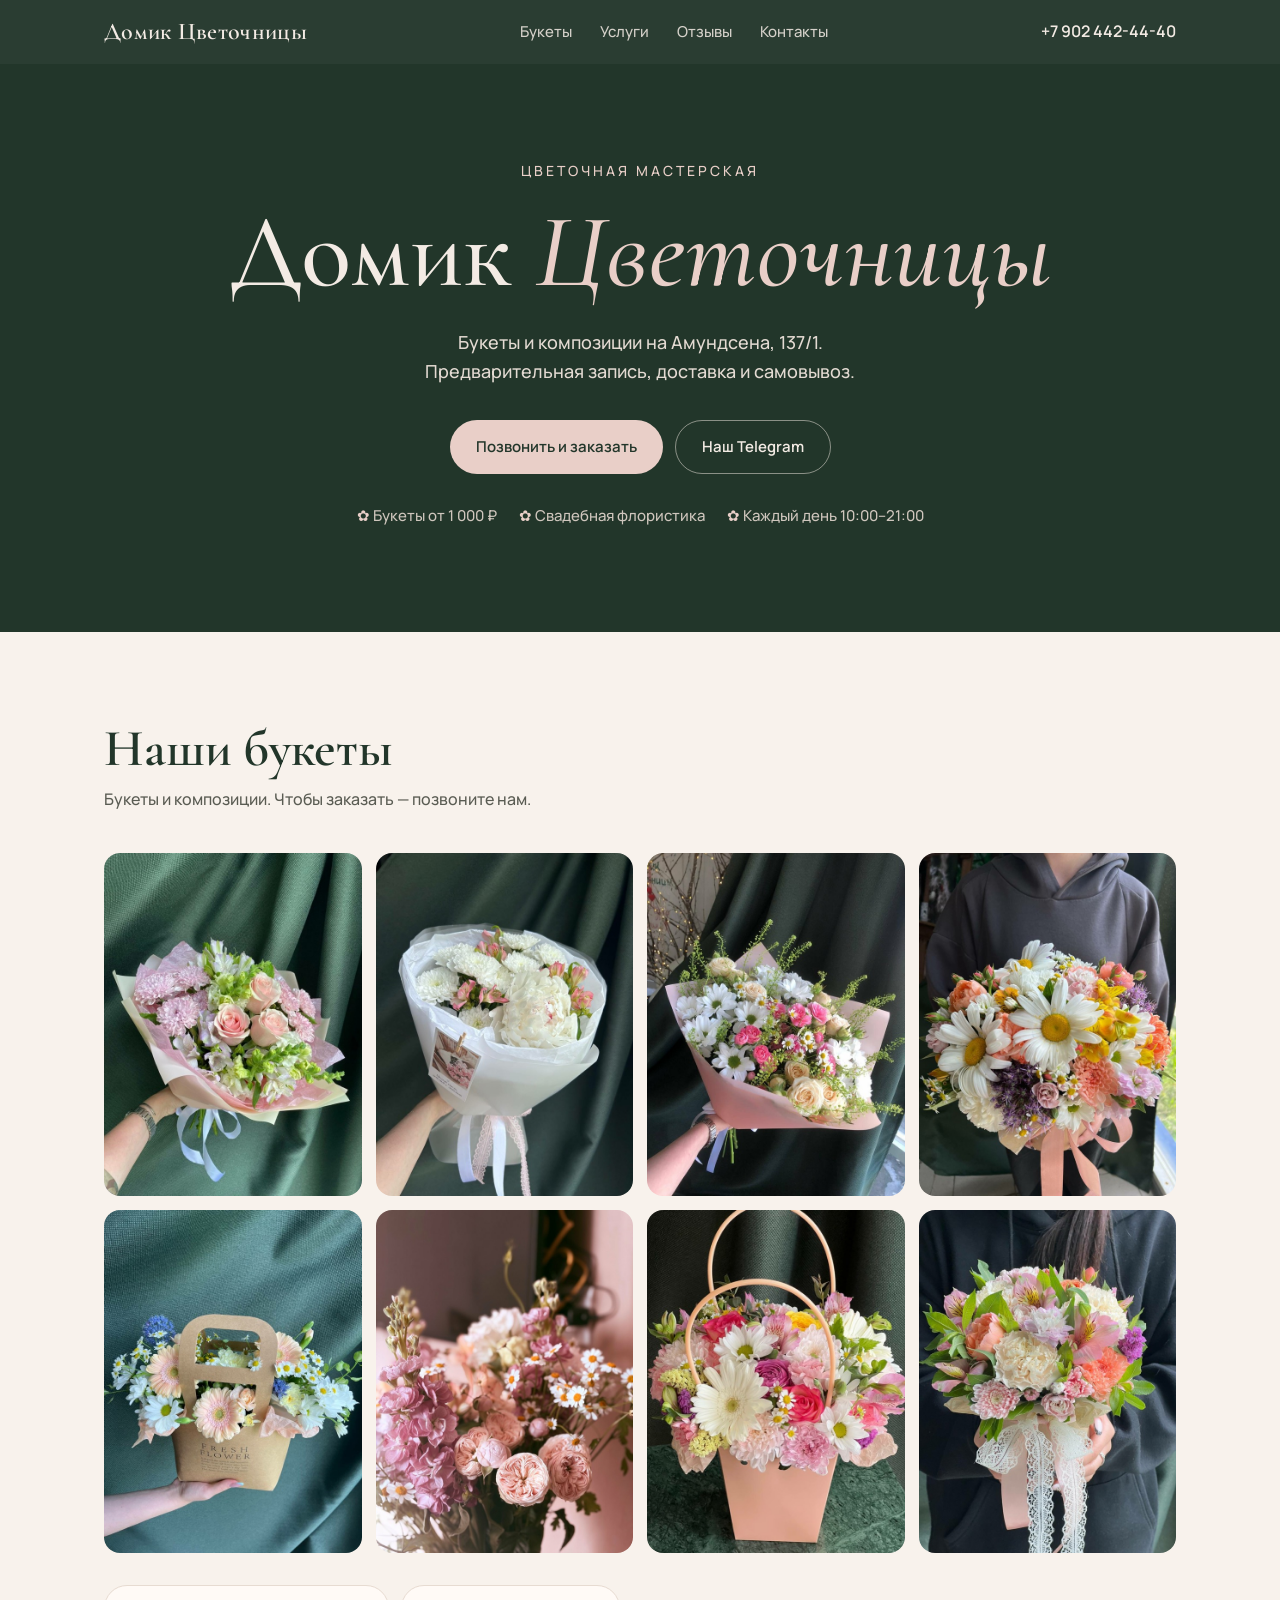
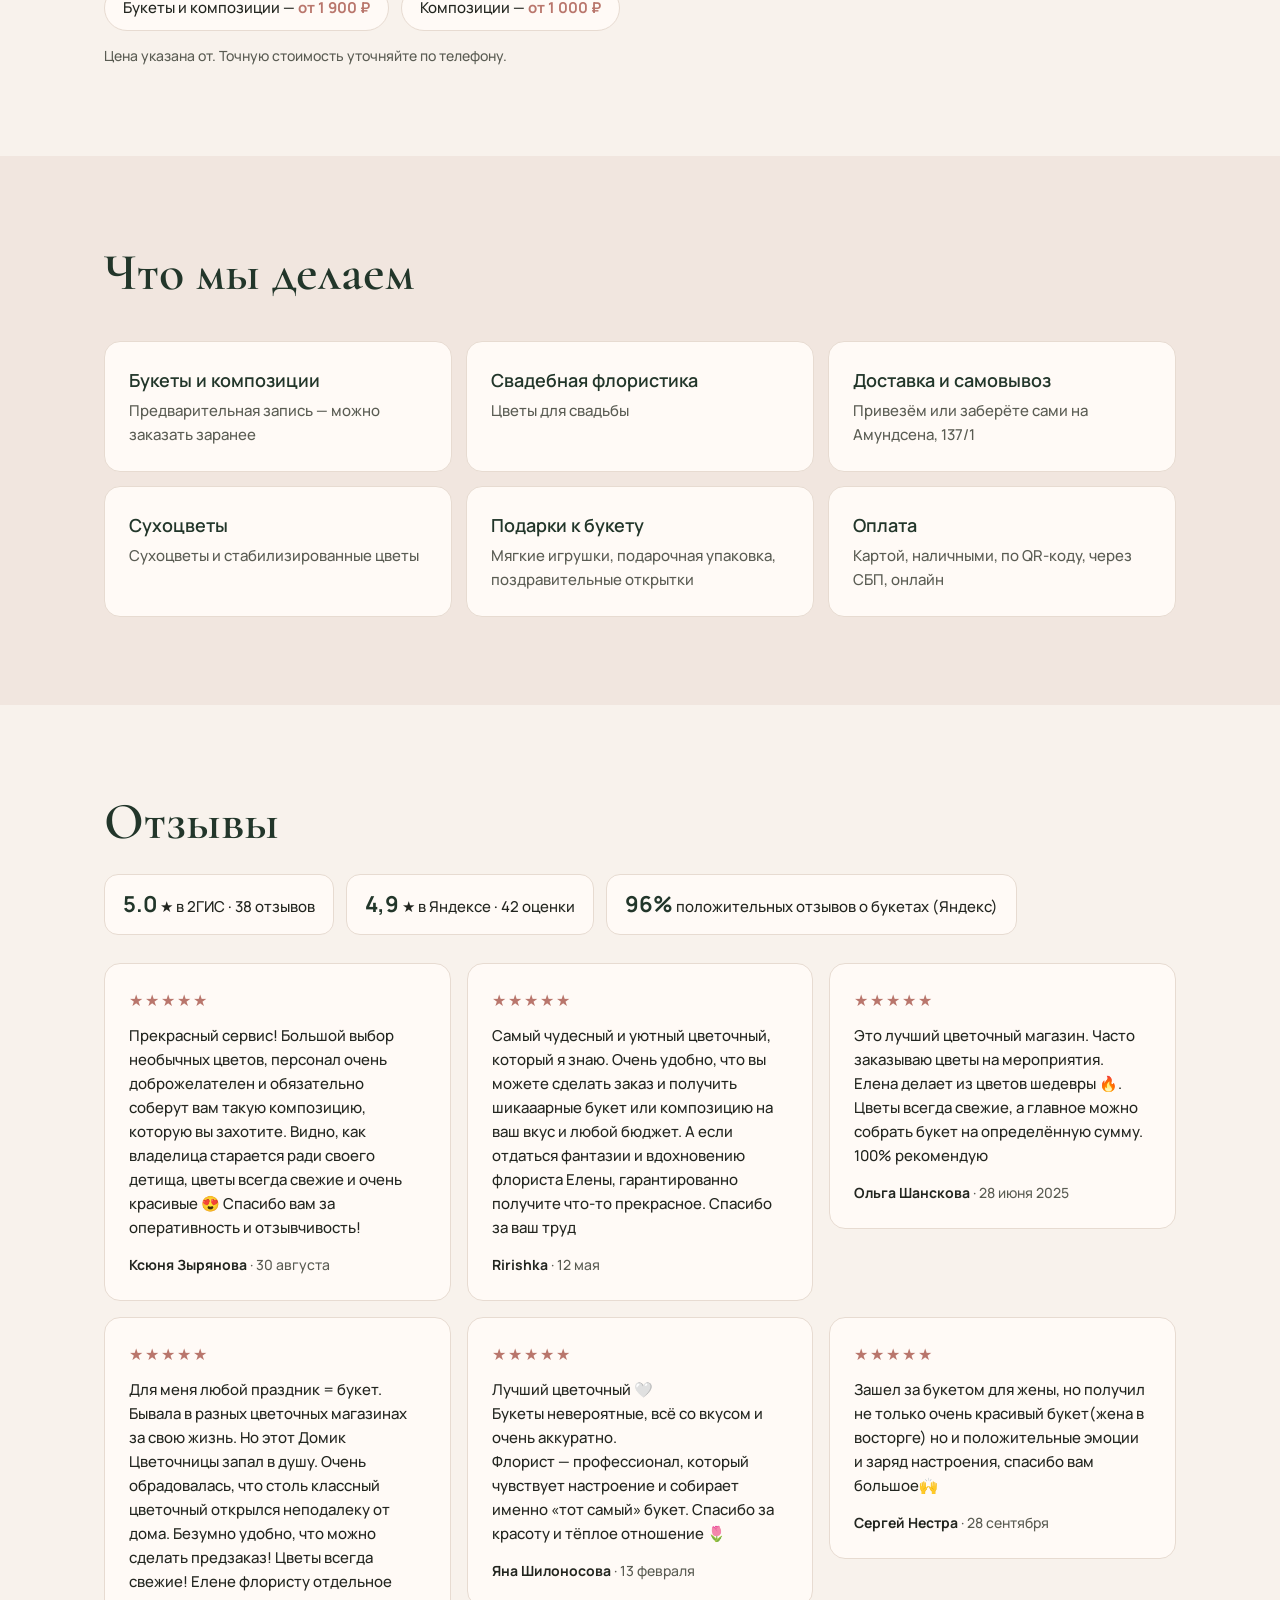
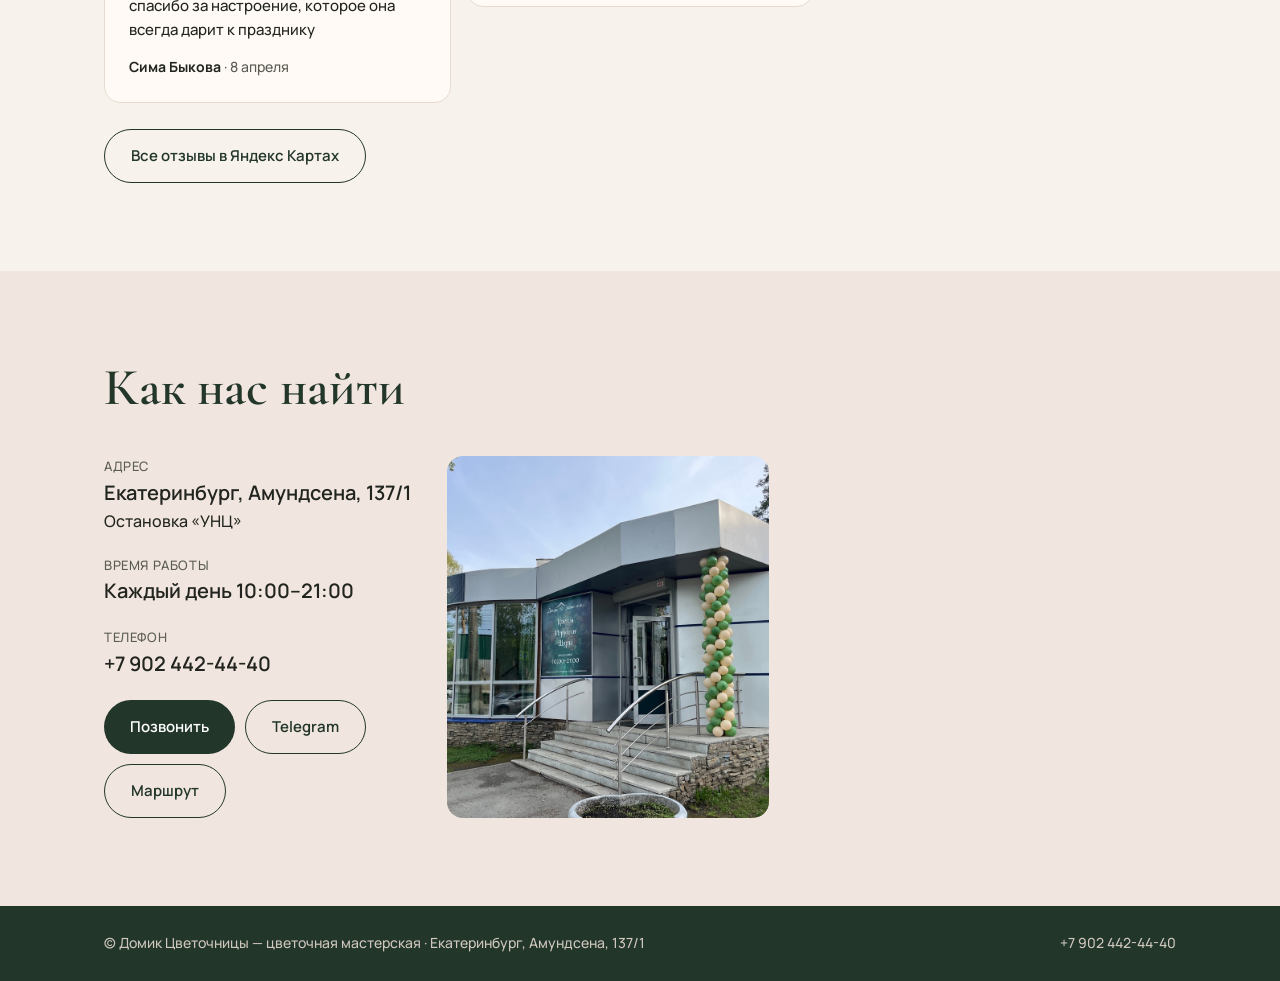
<file: domik/index.html>
<!DOCTYPE html>
<html lang="ru">
<head>
<meta charset="UTF-8">
<meta name="viewport" content="width=device-width, initial-scale=1">
<title>Домик Цветочницы — цветочная мастерская, Екатеринбург, Амундсена 137/1</title>
<meta name="description" content="Цветочная мастерская «Домик Цветочницы» на Амундсена, 137/1. Букеты и композиции от 1 000 ₽, свадебная флористика, доставка и самовывоз. Каждый день 10:00–21:00.">
<link rel="preconnect" href="https://fonts.googleapis.com">
<link rel="preconnect" href="https://fonts.gstatic.com" crossorigin>
<link href="https://fonts.googleapis.com/css2?family=Cormorant+Garamond:ital,wght@0,500;0,600;1,500&family=Manrope:wght@400;500;600&display=swap" rel="stylesheet">
<style>
  /* Цвета с их фото: тёмно-зелёный бархат + пудровые букеты */
  :root {
    --green: #22362a;      /* тёмно-зелёный, как бархатная штора на их фото */
    --green-2: #2d4636;
    --powder: #e9cfc8;     /* пудрово-розовый, как их букеты */
    --rose: #b9766c;       /* тёмная пудра — акценты и цены */
    --cream: #f8f2ec;      /* фон страницы */
    --paper: #fffaf6;      /* фон карточек */
    --ink: #22251f;
    --muted: #5a5c53;
    --line: #e7dbd1;
  }
  * { box-sizing: border-box; margin: 0; padding: 0; }
  html { scroll-behavior: smooth; }
  body { background: var(--cream); color: var(--ink); font-family: 'Manrope', sans-serif; font-weight: 500; font-size: 16px; line-height: 1.6; }
  a { color: inherit; text-decoration: none; }
  img { display: block; max-width: 100%; }
  .wrap { max-width: 1120px; margin: 0 auto; padding: 0 24px; }
  .serif { font-family: 'Cormorant Garamond', serif; }

  /* ---------- Шапка ---------- */
  header { position: sticky; top: 0; z-index: 10; background: rgba(34,54,42,.96); backdrop-filter: blur(8px); color: #f3ebe4; }
  .head { display: flex; align-items: center; justify-content: space-between; height: 64px; gap: 20px; }
  .brand { font-family: 'Cormorant Garamond', serif; font-size: 24px; font-weight: 600; letter-spacing: .3px; }
  nav { display: flex; gap: 28px; font-size: 15px; opacity: .85; }
  nav a:hover { opacity: 1; color: var(--powder); }
  .head-tel { font-weight: 600; white-space: nowrap; }

  /* ---------- Кнопки ---------- */
  .btn { display: inline-flex; align-items: center; justify-content: center; padding: 14px 26px; border-radius: 999px; font-size: 15px; font-weight: 600; transition: background .2s, color .2s, border-color .2s; }
  .btn-powder { background: var(--powder); color: var(--green); }
  .btn-powder:hover { background: #f3ded8; }
  .btn-ghost { border: 1px solid rgba(243,235,228,.5); color: #f3ebe4; }
  .btn-ghost:hover { border-color: #f3ebe4; }
  .btn-green { background: var(--green); color: #fff; }
  .btn-green:hover { background: var(--green-2); }
  .btn-line { border: 1px solid var(--green); color: var(--green); }
  .btn-line:hover { background: var(--green); color: #fff; }

  /* ---------- Первый экран: только название ---------- */
  .hero { background: var(--green); color: #f3ebe4; text-align: center; padding: 96px 0 104px; }
  .hero .kicker { font-size: 14px; letter-spacing: 3px; text-transform: uppercase; color: var(--powder); }
  .hero h1 { font-family: 'Cormorant Garamond', serif; font-weight: 500; font-size: clamp(52px, 9vw, 104px); line-height: 1; margin-top: 18px; }
  .hero h1 i { color: var(--powder); }
  .hero p.lead { margin: 24px auto 0; max-width: 520px; font-size: 18px; color: #e3dad2; }
  .hero .actions { display: flex; flex-wrap: wrap; justify-content: center; gap: 12px; margin-top: 34px; }
  .hero .facts { display: flex; flex-wrap: wrap; justify-content: center; gap: 8px 22px; margin-top: 30px; font-size: 15px; color: #cfc6bd; }
  .hero .facts span::before { content: "✿ "; color: var(--powder); }

  /* ---------- Блоки ---------- */
  section.block { padding: 88px 0; }
  section.block.tint { background: #f1e6df; }
  .block h2 { font-family: 'Cormorant Garamond', serif; font-weight: 600; font-size: clamp(36px, 5vw, 52px); line-height: 1.1; color: var(--green); }
  .block .sub { margin-top: 10px; color: var(--muted); max-width: 580px; }

  /* ---------- Букеты ---------- */
  .gallery { display: grid; grid-template-columns: repeat(4, 1fr); gap: 14px; margin-top: 40px; }
  .gallery img { width: 100%; aspect-ratio: 3 / 4; object-fit: cover; border-radius: 16px; }
  .prices { display: flex; flex-wrap: wrap; gap: 12px; margin-top: 32px; }
  .price-chip { background: var(--paper); border: 1px solid var(--line); border-radius: 999px; padding: 10px 18px; font-size: 15px; }
  .price-chip b { color: var(--rose); }
  .note { margin-top: 14px; font-size: 14px; color: var(--muted); }

  /* ---------- Услуги ---------- */
  .feats { display: grid; grid-template-columns: repeat(3, 1fr); gap: 14px; margin-top: 40px; }
  .feat { background: var(--paper); border-radius: 16px; padding: 24px; border: 1px solid var(--line); }
  .feat h3 { font-size: 18px; font-weight: 600; color: var(--green); }
  .feat p { margin-top: 4px; color: var(--muted); font-size: 15px; }

  /* ---------- Отзывы ---------- */
  .rating { display: flex; flex-wrap: wrap; gap: 12px; margin-top: 24px; }
  .rating div { background: var(--paper); border: 1px solid var(--line); border-radius: 14px; padding: 12px 18px; font-size: 15px; }
  .rating b { font-size: 22px; color: var(--green); }
  .reviews { display: grid; grid-template-columns: repeat(3, 1fr); gap: 16px; margin-top: 28px; align-items: start; }
  .review { background: var(--paper); border-radius: 16px; padding: 24px; border: 1px solid var(--line); }
  .review .stars { color: var(--rose); letter-spacing: 2px; }
  .review p { margin-top: 10px; font-size: 15px; }
  .review .who { margin-top: 14px; font-size: 14px; color: var(--muted); }
  .review .who b { color: var(--ink); }
  .more { margin-top: 26px; }

  /* ---------- Контакты ---------- */
  .contacts { display: grid; grid-template-columns: 1fr 1fr 1.2fr; gap: 20px; margin-top: 40px; align-items: stretch; }
  .c-info { display: flex; flex-direction: column; gap: 20px; }
  .c-info small { display: block; font-size: 13px; color: var(--muted); letter-spacing: .6px; text-transform: uppercase; }
  .c-info .big { font-size: 20px; font-weight: 600; }
  .c-info .btns { display: flex; flex-wrap: wrap; gap: 10px; }
  .fasad { width: 100%; height: 100%; min-height: 300px; object-fit: cover; border-radius: 16px; }
  .map { position: relative; min-height: 340px; border-radius: 16px; overflow: hidden; }
  .map iframe { position: absolute; inset: 0; width: 100%; height: 100%; border: 0; }
  footer { background: var(--green); color: #cfc6bd; padding: 26px 0; font-size: 14px; }
  footer .wrap { display: flex; flex-wrap: wrap; justify-content: space-between; gap: 10px; }

  /* ---------- Телефон ---------- */
  @media (max-width: 900px) {
    nav { display: none; }
    .gallery { grid-template-columns: repeat(2, 1fr); gap: 10px; }
    .feats, .reviews { grid-template-columns: 1fr; }
    .contacts { grid-template-columns: 1fr; }
    .hero { padding: 64px 0 72px; }
    .hero .actions .btn, .c-info .btns .btn { flex: 1 1 100%; }
    section.block { padding: 60px 0; }
  }
  @media (max-width: 520px) {
    .wrap { padding: 0 18px; }
    .brand { font-size: 21px; }
  }
</style>
</head>
<body>

<header>
  <div class="wrap head">
    <a href="#top" class="brand">Домик Цветочницы</a>
    <nav>
      <a href="#bouquets">Букеты</a>
      <a href="#services">Услуги</a>
      <a href="#reviews">Отзывы</a>
      <a href="#contacts">Контакты</a>
    </nav>
    <a href="tel:+79024424440" class="head-tel">+7 902 442-44-40</a>
  </div>
</header>

<section class="hero" id="top">
  <div class="wrap">
    <div class="kicker">Цветочная мастерская</div>
    <h1>Домик <i>Цветочницы</i></h1>
    <p class="lead">Букеты и композиции на Амундсена, 137/1. Предварительная запись, доставка и самовывоз.</p>
    <div class="actions">
      <a href="tel:+79024424440" class="btn btn-powder">Позвонить и заказать</a>
      <a href="https://t.me/+JV7vvNze6aZiNjBi" class="btn btn-ghost" target="_blank" rel="noopener">Наш Telegram</a>
    </div>
    <div class="facts">
      <span>Букеты от 1 000 ₽</span>
      <span>Свадебная флористика</span>
      <span>Каждый день 10:00–21:00</span>
    </div>
  </div>
</section>

<section class="block" id="bouquets">
  <div class="wrap">
    <h2>Наши букеты</h2>
    <p class="sub">Букеты и композиции. Чтобы заказать — позвоните нам.</p>
    <div class="gallery">
      <img src="img/b1.jpg" alt="Букет от Домика Цветочницы" loading="lazy">
      <img src="img/b2.jpg" alt="Букет от Домика Цветочницы" loading="lazy">
      <img src="img/b3.jpg" alt="Букет от Домика Цветочницы" loading="lazy">
      <img src="img/b4.jpg" alt="Букет от Домика Цветочницы" loading="lazy">
      <img src="img/b5.jpg" alt="Букет от Домика Цветочницы" loading="lazy">
      <img src="img/b6.jpg" alt="Букет от Домика Цветочницы" loading="lazy">
      <img src="img/b7.jpg" alt="Букет от Домика Цветочницы" loading="lazy">
      <img src="img/b8.jpg" alt="Букет от Домика Цветочницы" loading="lazy">
    </div>
    <div class="prices">
      <div class="price-chip">Букеты и композиции — <b>от 1 900 ₽</b></div>
      <div class="price-chip">Композиции — <b>от 1 000 ₽</b></div>
    </div>
    <p class="note">Цена указана от. Точную стоимость уточняйте по телефону.</p>
  </div>
</section>

<section class="block tint" id="services">
  <div class="wrap">
    <h2>Что мы делаем</h2>
    <div class="feats">
      <div class="feat"><h3>Букеты и композиции</h3><p>Предварительная запись — можно заказать заранее</p></div>
      <div class="feat"><h3>Свадебная флористика</h3><p>Цветы для свадьбы</p></div>
      <div class="feat"><h3>Доставка и самовывоз</h3><p>Привезём или заберёте сами на Амундсена, 137/1</p></div>
      <div class="feat"><h3>Сухоцветы</h3><p>Сухоцветы и стабилизированные цветы</p></div>
      <div class="feat"><h3>Подарки к букету</h3><p>Мягкие игрушки, подарочная упаковка, поздравительные открытки</p></div>
      <div class="feat"><h3>Оплата</h3><p>Картой, наличными, по QR-коду, через СБП, онлайн</p></div>
    </div>
  </div>
</section>

<section class="block" id="reviews">
  <div class="wrap">
    <h2>Отзывы</h2>
    <div class="rating">
      <div><b>5.0</b> ★ в 2ГИС · 38 отзывов</div>
      <div><b>4,9</b> ★ в Яндексе · 42 оценки</div>
      <div><b>96%</b> положительных отзывов о букетах (Яндекс)</div>
    </div>
    <div class="reviews">
      <div class="review">
        <div class="stars">★★★★★</div>
        <p>Прекрасный сервис! Большой выбор необычных цветов, персонал очень доброжелателен и обязательно соберут вам такую композицию, которую вы захотите. Видно, как владелица старается ради своего детища, цветы всегда свежие и очень красивые 😍 Спасибо вам за оперативность и отзывчивость!</p>
        <div class="who"><b>Ксюня Зырянова</b> · 30 августа</div>
      </div>
      <div class="review">
        <div class="stars">★★★★★</div>
        <p>Самый чудесный и уютный цветочный, который я знаю. Очень удобно, что вы можете сделать заказ и получить шикааарные букет или композицию на ваш вкус и любой бюджет. А если отдаться фантазии и вдохновению флориста Елены, гарантированно получите что-то прекрасное. Спасибо за ваш труд</p>
        <div class="who"><b>Ririshka</b> · 12 мая</div>
      </div>
      <div class="review">
        <div class="stars">★★★★★</div>
        <p>Это лучший цветочный магазин. Часто заказываю цветы на мероприятия. Елена делает из цветов шедевры 🔥. Цветы всегда свежие, а главное можно собрать букет на определённую сумму. 100% рекомендую</p>
        <div class="who"><b>Ольга Шанскова</b> · 28 июня 2025</div>
      </div>
      <div class="review">
        <div class="stars">★★★★★</div>
        <p>Для меня любой праздник = букет. Бывала в разных цветочных магазинах за свою жизнь. Но этот Домик Цветочницы запал в душу. Очень обрадовалась, что столь классный цветочный открылся неподалеку от дома. Безумно удобно, что можно сделать предзаказ! Цветы всегда свежие! Елене флористу отдельное спасибо за настроение, которое она всегда дарит к празднику</p>
        <div class="who"><b>Сима Быкова</b> · 8 апреля</div>
      </div>
      <div class="review">
        <div class="stars">★★★★★</div>
        <p>Лучший цветочный 🤍<br>Букеты невероятные, всё со вкусом и очень аккуратно.<br>Флорист — профессионал, который чувствует настроение и собирает именно «тот самый» букет. Спасибо за красоту и тёплое отношение 🌷</p>
        <div class="who"><b>Яна Шилоносова</b> · 13 февраля</div>
      </div>
      <div class="review">
        <div class="stars">★★★★★</div>
        <p>Зашел за букетом для жены, но получил не только очень красивый букет(жена в восторге) но и положительные эмоции и заряд настроения, спасибо вам большое🙌</p>
        <div class="who"><b>Сергей Нестра</b> · 28 сентября</div>
      </div>
    </div>
    <div class="more"><a href="https://yandex.ru/maps/org/domik_tsvetochnitsy/110565617954/reviews/" class="btn btn-line" target="_blank" rel="noopener">Все отзывы в Яндекс Картах</a></div>
  </div>
</section>

<section class="block tint" id="contacts">
  <div class="wrap">
    <h2>Как нас найти</h2>
    <div class="contacts">
      <div class="c-info">
        <div><small>Адрес</small><div class="big">Екатеринбург, Амундсена, 137/1</div><div>Остановка «УНЦ»</div></div>
        <div><small>Время работы</small><div class="big">Каждый день 10:00–21:00</div></div>
        <div><small>Телефон</small><a href="tel:+79024424440" class="big">+7 902 442-44-40</a></div>
        <div class="btns">
          <a href="tel:+79024424440" class="btn btn-green">Позвонить</a>
          <a href="https://t.me/+JV7vvNze6aZiNjBi" class="btn btn-line" target="_blank" rel="noopener">Telegram</a>
          <a href="https://yandex.ru/maps/org/domik_tsvetochnitsy/110565617954/" class="btn btn-line" target="_blank" rel="noopener">Маршрут</a>
        </div>
      </div>
      <img src="img/fasad.jpg" alt="Вход в Домик Цветочницы на Амундсена, 137/1" class="fasad" loading="lazy">
      <div class="map">
        <iframe src="https://www.openstreetmap.org/export/embed.html?bbox=60.5426%2C56.7656%2C60.5526%2C56.7702&amp;layer=mapnik&amp;marker=56.76787%2C60.547624" title="Домик Цветочницы на карте" loading="lazy"></iframe>
      </div>
    </div>
  </div>
</section>

<footer>
  <div class="wrap">
    <span>© Домик Цветочницы — цветочная мастерская · Екатеринбург, Амундсена, 137/1</span>
    <a href="tel:+79024424440">+7 902 442-44-40</a>
  </div>
</footer>

</body>
</html>
</file>
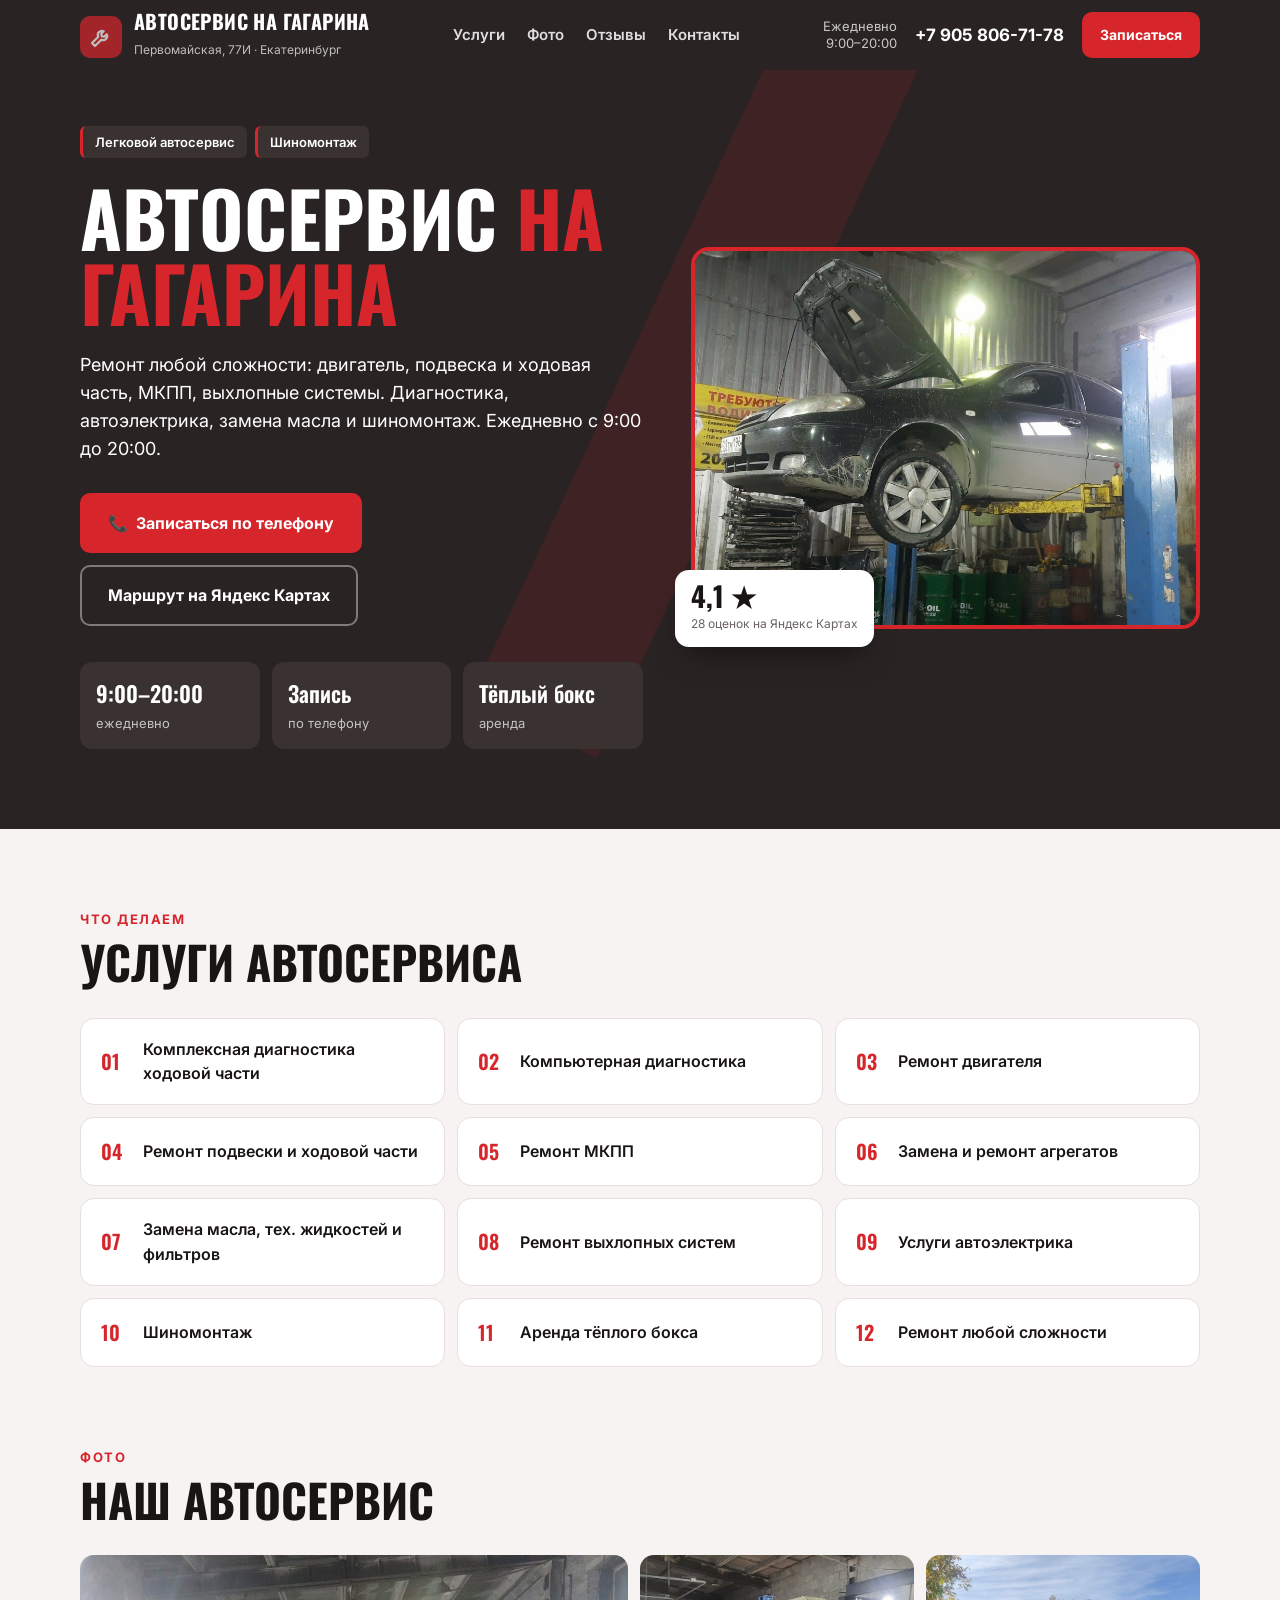
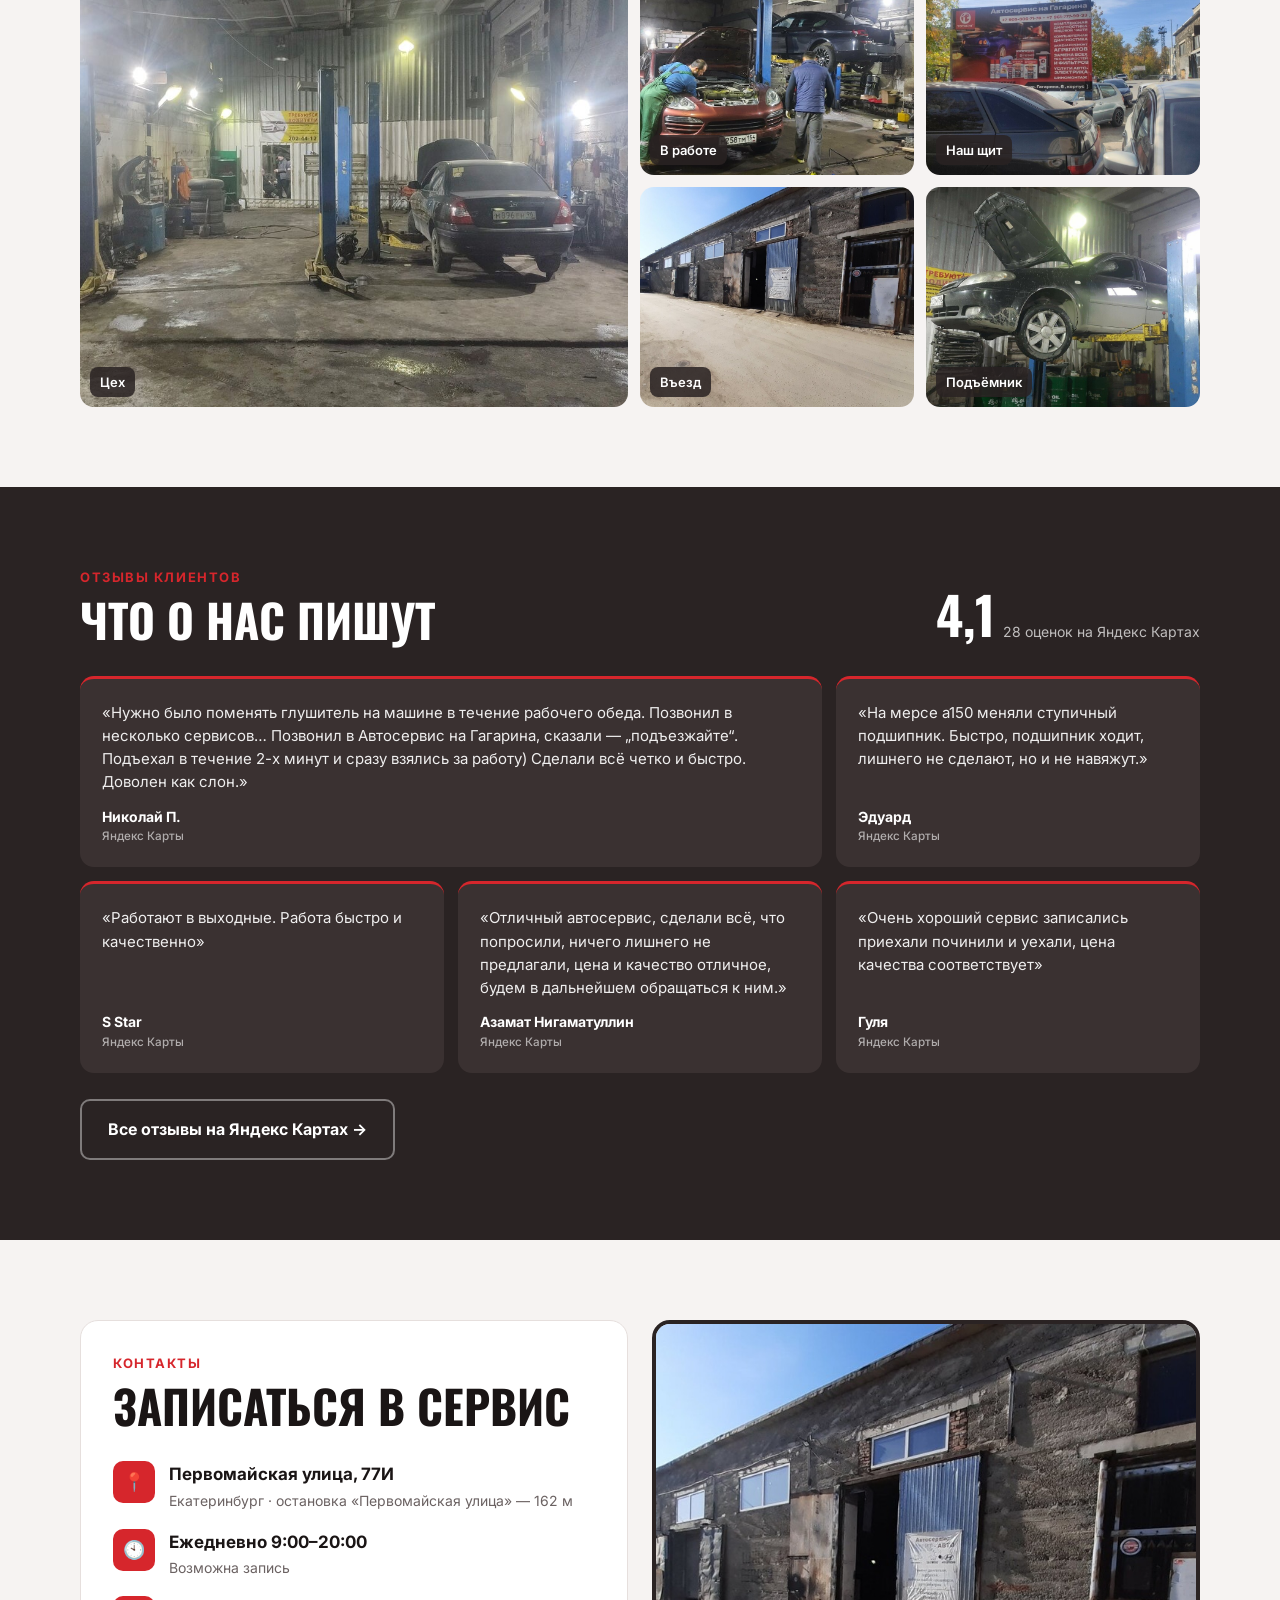
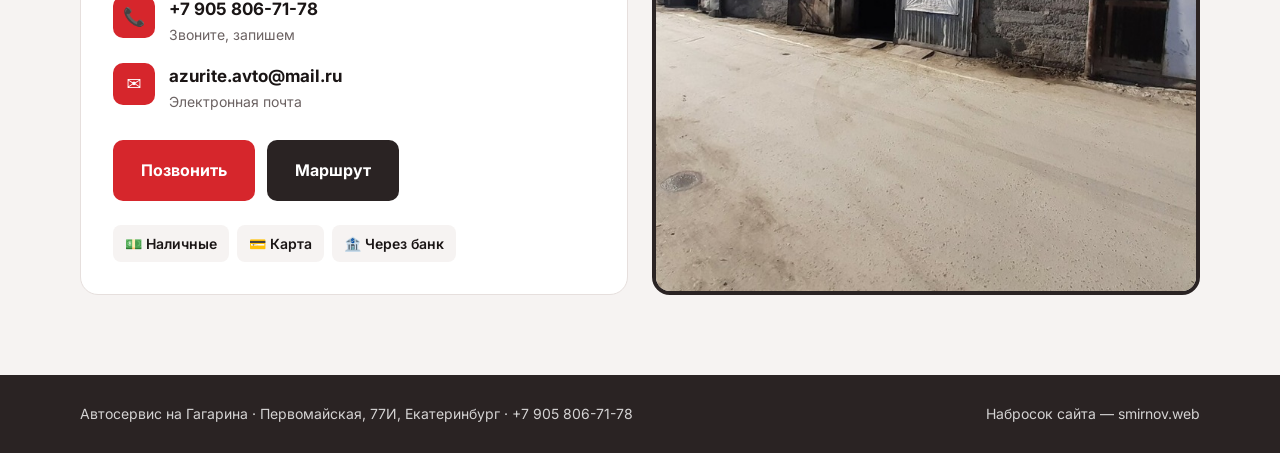
<file: gagarina/index.html>
<!doctype html>
<html lang="ru">
<head>
  <meta charset="utf-8">
  <meta name="viewport" content="width=device-width, initial-scale=1">
  <title>Автосервис на Гагарина — Первомайская, 77И, Екатеринбург</title>
  <meta name="description" content="Автосервис на Гагарина: ремонт двигателя, подвески, ходовой части, МКПП, выхлопных систем, диагностика, автоэлектрика, шиномонтаж. Первомайская, 77И, Екатеринбург. Ежедневно 9:00–20:00.">
  <link rel="preconnect" href="https://fonts.googleapis.com">
  <link rel="preconnect" href="https://fonts.gstatic.com" crossorigin>
  <link href="https://fonts.googleapis.com/css2?family=Oswald:wght@500;600;700&family=Inter:wght@400;500;600;700&display=swap" rel="stylesheet">
  <style>
    /* ===== Цвета сайта: красный — с их рекламного щита, графит — их цвет из 2ГИС ===== */
    :root {
      --red: #d6262c;         /* красный со щита */
      --red-dark: #a91c21;    /* красный темнее — для наведения */
      --graphite: #2a2323;    /* их фирменный тёмный цвет из 2ГИС */
      --graphite-2: #3a3131;  /* чуть светлее — для карточек на тёмном фоне */
      --bg: #f6f3f2;          /* светлый тёплый фон */
      --white: #ffffff;
      --ink: #1a1515;
      --muted: #6b6262;
      --line: #e6dfdd;
      --radius: 14px;
    }

    * { box-sizing: border-box; margin: 0; padding: 0; }
    html { scroll-behavior: smooth; }
    body { font-family: "Inter", system-ui, sans-serif; background: var(--bg); color: var(--ink); line-height: 1.55; overflow-x: hidden; }
    a { color: inherit; text-decoration: none; }
    .container { max-width: 1160px; margin: 0 auto; padding: 0 20px; }
    section[id] { scroll-margin-top: 76px; }
    .section { padding: 80px 0; }
    .eyebrow { font-size: 13px; font-weight: 700; letter-spacing: .12em; text-transform: uppercase; color: var(--red); margin-bottom: 8px; }
    h2 { font-family: "Oswald", sans-serif; font-weight: 700; text-transform: uppercase; font-size: clamp(30px, 4.2vw, 46px); line-height: 1.05; margin-bottom: 32px; }

    /* ===== Шапка ===== */
    header { background: var(--graphite); color: var(--white); position: sticky; top: 0; z-index: 10; }
    .nav { display: flex; align-items: center; justify-content: space-between; gap: 16px; height: 70px; }
    .brand { display: flex; align-items: center; gap: 12px; }
    .brand .logo { width: 42px; height: 42px; border-radius: 10px; background: var(--red); display: grid; place-items: center; flex: none; }
    .brand .logo svg { width: 24px; height: 24px; }
    .brand b { font-family: "Oswald", sans-serif; font-weight: 700; font-size: 20px; text-transform: uppercase; letter-spacing: .02em; line-height: 1; }
    .brand span { display: block; font-size: 12px; opacity: .7; margin-top: 4px; }
    .menu { display: flex; gap: 22px; font-weight: 600; font-size: 15px; }
    .menu a { opacity: .85; }
    .menu a:hover { opacity: 1; color: #ff6b6f; }
    .nav-right { display: flex; align-items: center; gap: 18px; }
    .hours { font-size: 13px; opacity: .75; text-align: right; line-height: 1.3; }
    .tel { font-weight: 700; font-size: 17px; white-space: nowrap; }
    .tel-icon { display: none; }
    @media (max-width: 1060px) { .menu { display: none; } }
    @media (max-width: 760px) {
      .nav-right .btn, .nav-right .hours, .tel-text { display: none; }
      .tel-icon { display: grid; place-items: center; width: 44px; height: 44px; border-radius: 50%; background: var(--red); font-size: 18px; }
      .brand b { font-size: 17px; }
    }

    /* ===== Кнопки ===== */
    .btn {
      display: inline-flex; align-items: center; gap: 10px; padding: 16px 26px; border-radius: 10px;
      font-weight: 700; font-size: 16px; border: 2px solid transparent; transition: transform .2s, background .2s;
    }
    .btn:hover { transform: translateY(-2px); }
    .btn-red { background: var(--red); color: var(--white); }
    .btn-red:hover { background: var(--red-dark); }
    .btn-ghost { border-color: rgba(255, 255, 255, .4); color: var(--white); }
    .btn-ghost:hover { border-color: var(--white); }
    .btn-dark { background: var(--graphite); color: var(--white); }
    .btn-small { padding: 10px 16px; font-size: 14px; }

    /* ===== Первый экран (тёмный) ===== */
    .hero { background: var(--graphite); color: var(--white); padding: 56px 0 80px; position: relative; overflow: hidden; }
    .hero::before { /* красная диагональная полоса на фоне */
      content: ""; position: absolute; width: 140px; height: 900px; background: var(--red); opacity: .12;
      right: 38%; top: -200px; transform: rotate(25deg); pointer-events: none;
    }
    .hero-grid { display: grid; grid-template-columns: 1.05fr .95fr; gap: 48px; align-items: center; position: relative; z-index: 1; }
    .chips { display: flex; gap: 8px; flex-wrap: wrap; margin-bottom: 22px; }
    .chip { font-size: 13px; font-weight: 600; padding: 6px 12px; border-radius: 6px; background: var(--graphite-2); border-left: 3px solid var(--red); }
    h1 { font-family: "Oswald", sans-serif; font-weight: 700; text-transform: uppercase; font-size: clamp(40px, 6.4vw, 76px); line-height: .98; }
    h1 span { color: var(--red); }
    .lead { font-size: 18px; opacity: .85; max-width: 32em; margin: 22px 0 30px; }
    .cta { display: flex; gap: 12px; flex-wrap: wrap; }
    .facts { display: grid; grid-template-columns: repeat(3, 1fr); gap: 12px; margin-top: 36px; }
    .fact { background: var(--graphite-2); border-radius: 12px; padding: 14px 16px; }
    .fact b { display: block; font-family: "Oswald", sans-serif; font-size: 22px; font-weight: 600; }
    .fact span { font-size: 13px; opacity: .7; }
    @media (max-width: 520px) { .facts { grid-template-columns: 1fr 1fr; } .facts .fact:last-child { grid-column: span 2; } }

    .photo-wrap { position: relative; }
    .photo { border-radius: 18px; overflow: hidden; aspect-ratio: 4 / 3; background: #444; border: 4px solid var(--red); }
    .photo img { width: 100%; height: 100%; object-fit: cover; display: block; }
    .rating-badge { position: absolute; left: -16px; bottom: -18px; background: var(--white); color: var(--ink); border-radius: 14px; padding: 12px 16px; box-shadow: 0 16px 30px -12px rgba(0, 0, 0, .5); }
    .rating-badge b { font-family: "Oswald", sans-serif; font-size: 28px; display: block; line-height: 1; }
    .rating-badge span { font-size: 12px; color: var(--muted); }
    @media (max-width: 900px) {
      .hero { padding: 32px 0 64px; }
      .hero-grid { grid-template-columns: 1fr; gap: 36px; }
      .rating-badge { left: 12px; }
    }

    /* ===== Услуги ===== */
    .services-grid { display: grid; grid-template-columns: repeat(3, 1fr); gap: 12px; }
    .service {
      background: var(--white); border: 1px solid var(--line); border-radius: var(--radius); padding: 18px 20px;
      display: flex; align-items: center; gap: 14px; font-weight: 600; transition: border-color .2s, transform .2s;
    }
    .service:hover { border-color: var(--red); transform: translateY(-2px); }
    .service .num { font-family: "Oswald", sans-serif; color: var(--red); font-size: 20px; min-width: 28px; }
    @media (max-width: 900px) { .services-grid { grid-template-columns: 1fr 1fr; } }
    @media (max-width: 560px) { .services-grid { grid-template-columns: 1fr; } }

    /* ===== Фото ===== */
    .gallery { display: grid; grid-template-columns: 2fr 1fr 1fr; grid-template-rows: 220px 220px; gap: 12px; }
    .gallery figure { position: relative; border-radius: var(--radius); overflow: hidden; background: #ccc; }
    .gallery figure.big { grid-row: span 2; }
    .gallery img { width: 100%; height: 100%; object-fit: cover; display: block; }
    .gallery figcaption { position: absolute; left: 10px; bottom: 10px; background: rgba(42, 35, 35, .85); color: var(--white); font-size: 13px; font-weight: 600; padding: 5px 10px; border-radius: 8px; }
    @media (max-width: 760px) {
      .gallery { grid-template-columns: 1fr 1fr; grid-template-rows: 220px 160px 160px; }
      .gallery figure.big { grid-row: auto; grid-column: span 2; }
    }

    /* ===== Отзывы ===== */
    .reviews { background: var(--graphite); color: var(--white); }
    .reviews-head { display: flex; justify-content: space-between; align-items: end; gap: 20px; flex-wrap: wrap; margin-bottom: 32px; }
    .reviews-head h2 { margin-bottom: 0; }
    .score b { font-family: "Oswald", sans-serif; font-size: 52px; line-height: 1; }
    .score span { opacity: .7; font-size: 14px; margin-left: 8px; }
    .reviews-grid { display: grid; grid-template-columns: repeat(3, 1fr); gap: 14px; }
    .review { background: var(--graphite-2); border-radius: var(--radius); padding: 22px; display: flex; flex-direction: column; gap: 12px; border-top: 3px solid var(--red); }
    .review p { font-size: 15px; opacity: .92; }
    .review .who { margin-top: auto; font-weight: 700; font-size: 14px; }
    .review .who small { display: block; font-weight: 500; opacity: .6; }
    .review.wide { grid-column: span 2; }
    .reviews-more { margin-top: 26px; }
    @media (max-width: 900px) { .reviews-grid { grid-template-columns: 1fr; } .review.wide { grid-column: auto; } }

    /* ===== Контакты ===== */
    .contacts { display: grid; grid-template-columns: 1fr 1fr; gap: 24px; align-items: stretch; }
    .contact-box { background: var(--white); border: 1px solid var(--line); border-radius: 18px; padding: 32px; }
    .rows { display: grid; gap: 16px; margin-bottom: 26px; }
    .row { display: grid; grid-template-columns: 42px 1fr; gap: 14px; align-items: start; }
    .row .ico { width: 42px; height: 42px; border-radius: 10px; background: var(--red); color: var(--white); display: grid; place-items: center; font-size: 18px; }
    .row b { display: block; font-size: 17px; }
    .row span { color: var(--muted); font-size: 14px; }
    .pay { display: flex; flex-wrap: wrap; gap: 8px; }
    .pay span { background: var(--bg); border-radius: 8px; padding: 8px 12px; font-weight: 600; font-size: 14px; }
    .contacts .photo { aspect-ratio: auto; border-color: var(--graphite); }
    @media (max-width: 900px) { .contacts { grid-template-columns: 1fr; } .contacts .photo { aspect-ratio: 4 / 3; } .contact-box { padding: 24px; } }

    footer { background: var(--graphite); color: var(--white); padding: 28px 0; }
    .foot { display: flex; justify-content: space-between; gap: 16px; flex-wrap: wrap; font-size: 14px; opacity: .8; }

    /* Лёгкая анимация появления первого экрана */
    @media (prefers-reduced-motion: no-preference) {
      .hero-text > * { animation: up .6s both; }
      .hero-text > *:nth-child(2) { animation-delay: .08s; }
      .hero-text > *:nth-child(3) { animation-delay: .16s; }
      .hero-text > *:nth-child(4) { animation-delay: .24s; }
      .hero-text > *:nth-child(5) { animation-delay: .32s; }
      .photo-wrap { animation: up .7s .2s both; }
      @keyframes up { from { opacity: 0; transform: translateY(16px); } to { opacity: 1; transform: none; } }
    }
  </style>
</head>
<body>

  <header>
    <div class="container nav">
      <a href="#" class="brand">
        <!-- Значок-гаечный ключ нарисован прямо в коде (SVG) -->
        <span class="logo"><svg viewBox="0 0 24 24" fill="none" stroke="#fff" stroke-width="2.2" stroke-linecap="round" stroke-linejoin="round" aria-hidden="true"><path d="M14.7 6.3a4 4 0 0 0-5.4 5.4L3 18l3 3 6.3-6.3a4 4 0 0 0 5.4-5.4l-2.5 2.5-2.4-.6-.6-2.4z"/></svg></span>
        <div><b>Автосервис на Гагарина</b><span>Первомайская, 77И · Екатеринбург</span></div>
      </a>
      <nav class="menu">
        <a href="#services">Услуги</a>
        <a href="#photos">Фото</a>
        <a href="#reviews">Отзывы</a>
        <a href="#contacts">Контакты</a>
      </nav>
      <div class="nav-right">
        <div class="hours">Ежедневно<br>9:00–20:00</div>
        <a class="tel" href="tel:+79058067178" aria-label="Позвонить: +7 905 806-71-78"><span class="tel-text">+7 905 806-71-78</span><span class="tel-icon">📞</span></a>
        <a class="btn btn-red btn-small" href="tel:+79058067178">Записаться</a>
      </div>
    </div>
  </header>

  <main>
    <!-- ===== ПЕРВЫЙ ЭКРАН ===== -->
    <section class="hero">
      <div class="container hero-grid">
        <div class="hero-text">
          <!-- Рубрики из 2ГИС -->
          <div class="chips"><span class="chip">Легковой автосервис</span><span class="chip">Шиномонтаж</span></div>

          <!-- ЗАГОЛОВОК: чтобы поменять, правь текст между <h1> и </h1> -->
          <h1>Автосервис <span>на Гагарина</span></h1>

          <p class="lead">Ремонт любой сложности: двигатель, подвеска и ходовая часть, МКПП, выхлопные системы.
            Диагностика, автоэлектрика, замена масла и шиномонтаж. Ежедневно с 9:00 до 20:00.</p>

          <div class="cta">
            <a class="btn btn-red" href="tel:+79058067178">📞&nbsp; Записаться по телефону</a>
            <a class="btn btn-ghost" href="https://yandex.ru/maps/org/avtoservis_na_gagarina/99023869001/" target="_blank" rel="noopener">Маршрут на Яндекс Картах</a>
          </div>

          <div class="facts">
            <div class="fact"><b>9:00–20:00</b><span>ежедневно</span></div>
            <div class="fact"><b>Запись</b><span>по телефону</span></div>
            <div class="fact"><b>Тёплый бокс</b><span>аренда</span></div>
          </div>
        </div>

        <div class="photo-wrap">
          <div class="photo"><img src="lift.jpg" alt="Автомобиль на подъёмнике в «Автосервисе на Гагарина»"></div>
          <div class="rating-badge"><b>4,1 ★</b><span>28 оценок на Яндекс Картах</span></div>
        </div>
      </div>
    </section>

    <!-- ===== УСЛУГИ (2ГИС + их рекламный щит) ===== -->
    <section class="section" id="services">
      <div class="container">
        <div class="eyebrow">Что делаем</div>
        <h2>Услуги автосервиса</h2>
        <div class="services-grid">
          <div class="service"><span class="num">01</span>Комплексная диагностика ходовой части</div>
          <div class="service"><span class="num">02</span>Компьютерная диагностика</div>
          <div class="service"><span class="num">03</span>Ремонт двигателя</div>
          <div class="service"><span class="num">04</span>Ремонт подвески и ходовой части</div>
          <div class="service"><span class="num">05</span>Ремонт МКПП</div>
          <div class="service"><span class="num">06</span>Замена и ремонт агрегатов</div>
          <div class="service"><span class="num">07</span>Замена масла, тех. жидкостей и фильтров</div>
          <div class="service"><span class="num">08</span>Ремонт выхлопных систем</div>
          <div class="service"><span class="num">09</span>Услуги автоэлектрика</div>
          <div class="service"><span class="num">10</span>Шиномонтаж</div>
          <div class="service"><span class="num">11</span>Аренда тёплого бокса</div>
          <div class="service"><span class="num">12</span>Ремонт любой сложности</div>
        </div>
      </div>
    </section>

    <!-- ===== ФОТО (с их карточки на Яндекс Картах) ===== -->
    <section class="section" id="photos" style="padding-top: 0">
      <div class="container">
        <div class="eyebrow">Фото</div>
        <h2>Наш автосервис</h2>
        <div class="gallery">
          <figure class="big"><img src="ceh.jpg" alt="Цех автосервиса с подъёмниками" loading="lazy"><figcaption>Цех</figcaption></figure>
          <figure><img src="rabota.jpg" alt="Мастера за работой" loading="lazy"><figcaption>В работе</figcaption></figure>
          <figure><img src="shchit.jpg" alt="Рекламный щит «Автосервис на Гагарина»" loading="lazy"><figcaption>Наш щит</figcaption></figure>
          <figure><img src="vhod.jpg" alt="Въезд в автосервис" loading="lazy"><figcaption>Въезд</figcaption></figure>
          <figure><img src="lift.jpg" alt="Автомобиль на подъёмнике" loading="lazy"><figcaption>Подъёмник</figcaption></figure>
        </div>
      </div>
    </section>

    <!-- ===== ОТЗЫВЫ (дословно с Яндекс Карт) ===== -->
    <section class="section reviews" id="reviews">
      <div class="container">
        <div class="reviews-head">
          <div><div class="eyebrow">Отзывы клиентов</div><h2>Что о нас пишут</h2></div>
          <div class="score"><b>4,1</b><span>28 оценок на Яндекс Картах</span></div>
        </div>
        <div class="reviews-grid">
          <div class="review wide"><p>«Нужно было поменять глушитель на машине в течение рабочего обеда. Позвонил в несколько сервисов… Позвонил в Автосервис на Гагарина, сказали — „подъезжайте“. Подъехал в течение 2-х минут и сразу взялись за работу) Сделали всё четко и быстро. Доволен как слон.»</p><div class="who">Николай П.<small>Яндекс Карты</small></div></div>
          <div class="review"><p>«На мерсе а150 меняли ступичный подшипник. Быстро, подшипник ходит, лишнего не сделают, но и не навяжут.»</p><div class="who">Эдуард<small>Яндекс Карты</small></div></div>
          <div class="review"><p>«Работают в выходные. Работа быстро и качественно»</p><div class="who">S Star<small>Яндекс Карты</small></div></div>
          <div class="review"><p>«Отличный автосервис, сделали всё, что попросили, ничего лишнего не предлагали, цена и качество отличное, будем в дальнейшем обращаться к ним.»</p><div class="who">Азамат Нигаматуллин<small>Яндекс Карты</small></div></div>
          <div class="review"><p>«Очень хороший сервис записались приехали починили и уехали, цена качества соответствует»</p><div class="who">Гуля<small>Яндекс Карты</small></div></div>
        </div>
        <div class="reviews-more"><a class="btn btn-ghost" href="https://yandex.ru/maps/org/avtoservis_na_gagarina/99023869001/reviews/" target="_blank" rel="noopener">Все отзывы на Яндекс Картах →</a></div>
      </div>
    </section>

    <!-- ===== КОНТАКТЫ ===== -->
    <section class="section" id="contacts">
      <div class="container contacts">
        <div class="contact-box">
          <div class="eyebrow">Контакты</div>
          <h2>Записаться в сервис</h2>
          <div class="rows">
            <div class="row"><div class="ico">📍</div><div><b>Первомайская улица, 77И</b><span>Екатеринбург · остановка «Первомайская улица» — 162 м</span></div></div>
            <div class="row"><div class="ico">🕙</div><div><b>Ежедневно 9:00–20:00</b><span>Возможна запись</span></div></div>
            <div class="row"><div class="ico">📞</div><div><b><a href="tel:+79058067178">+7 905 806-71-78</a></b><span>Звоните, запишем</span></div></div>
            <div class="row"><div class="ico">✉️</div><div><b><a href="mailto:azurite.avto@mail.ru">azurite.avto@mail.ru</a></b><span>Электронная почта</span></div></div>
          </div>
          <div class="cta" style="margin-bottom: 24px">
            <a class="btn btn-red" href="tel:+79058067178">Позвонить</a>
            <a class="btn btn-dark" href="https://yandex.ru/maps/org/avtoservis_na_gagarina/99023869001/" target="_blank" rel="noopener">Маршрут</a>
          </div>
          <div class="pay"><span>💵 Наличные</span><span>💳 Карта</span><span>🏦 Через банк</span></div>
        </div>
        <div class="photo"><img src="vhod.jpg" alt="Въезд в автосервис на Первомайской, 77И" loading="lazy"></div>
      </div>
    </section>
  </main>

  <footer>
    <div class="container foot">
      <div>Автосервис на Гагарина · Первомайская, 77И, Екатеринбург · +7 905 806-71-78</div>
      <div>Набросок сайта — smirnov.web</div>
    </div>
  </footer>

</body>
</html>
</file>
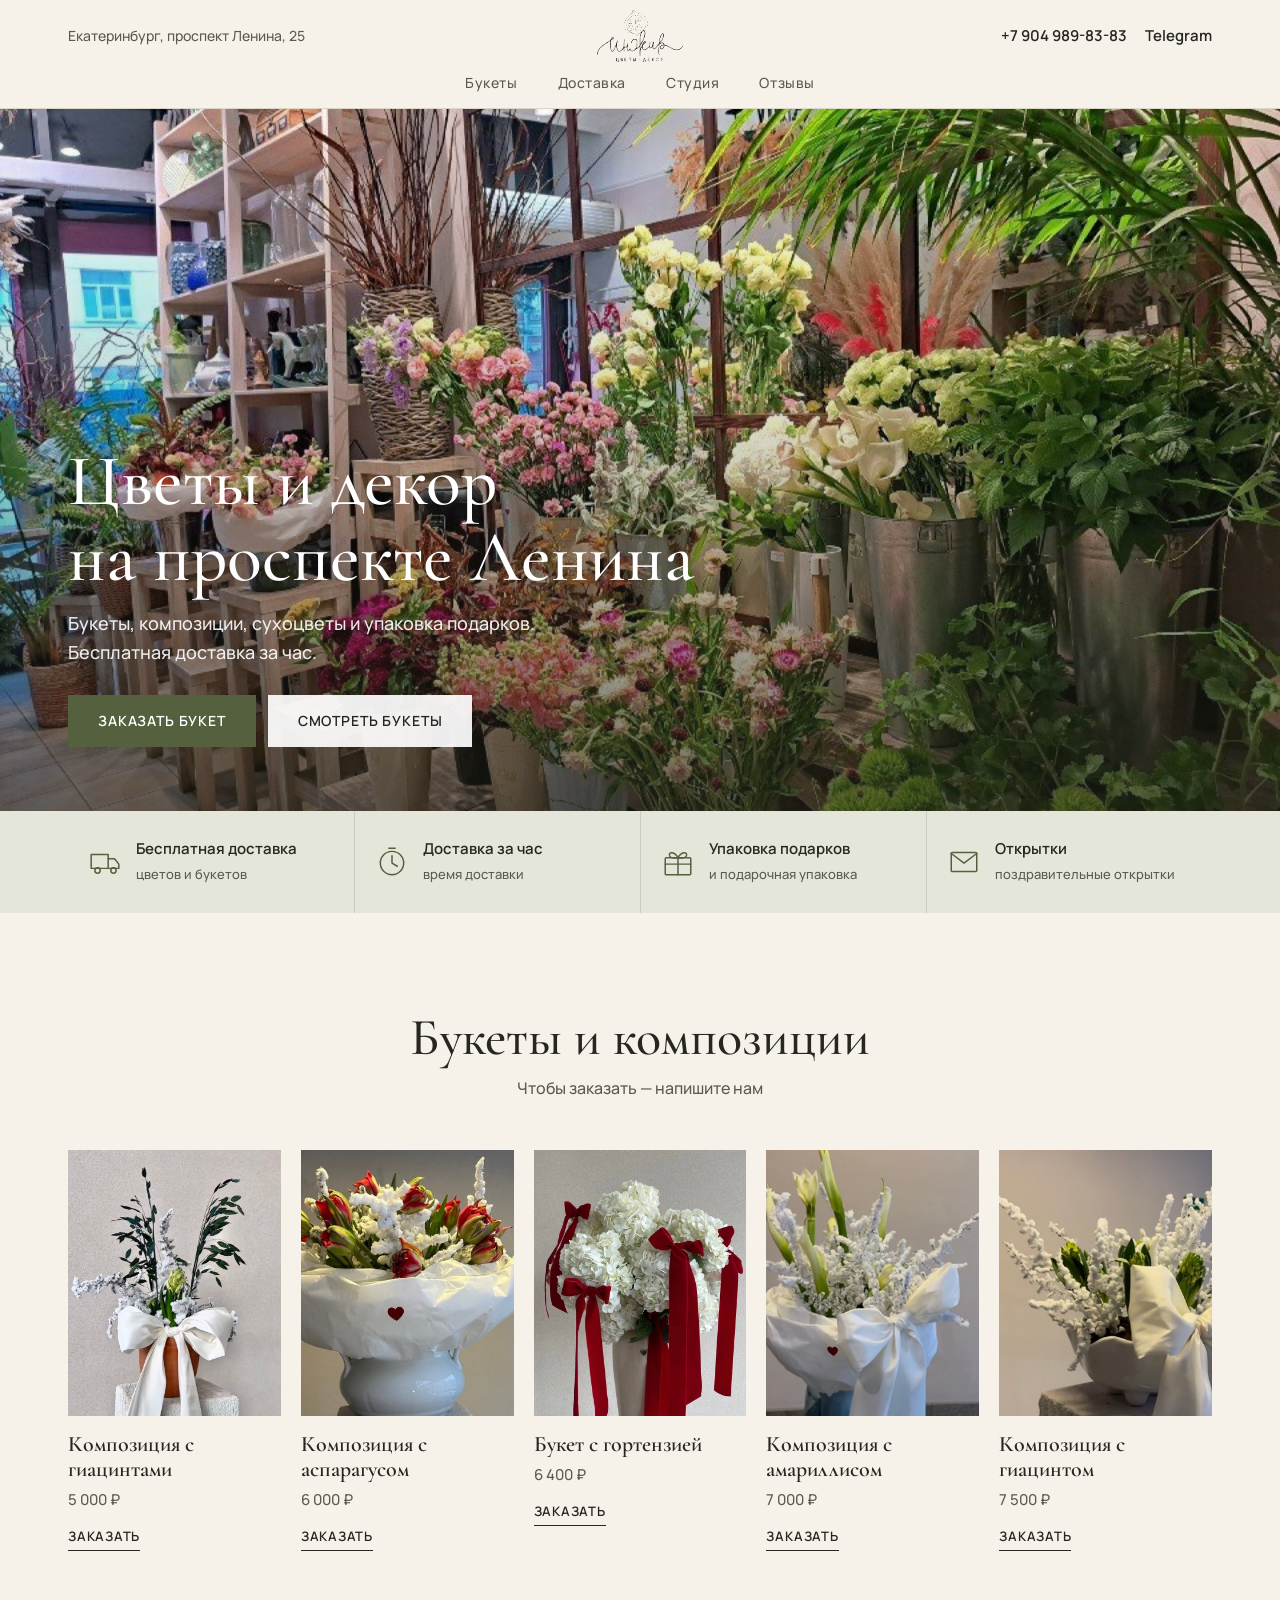
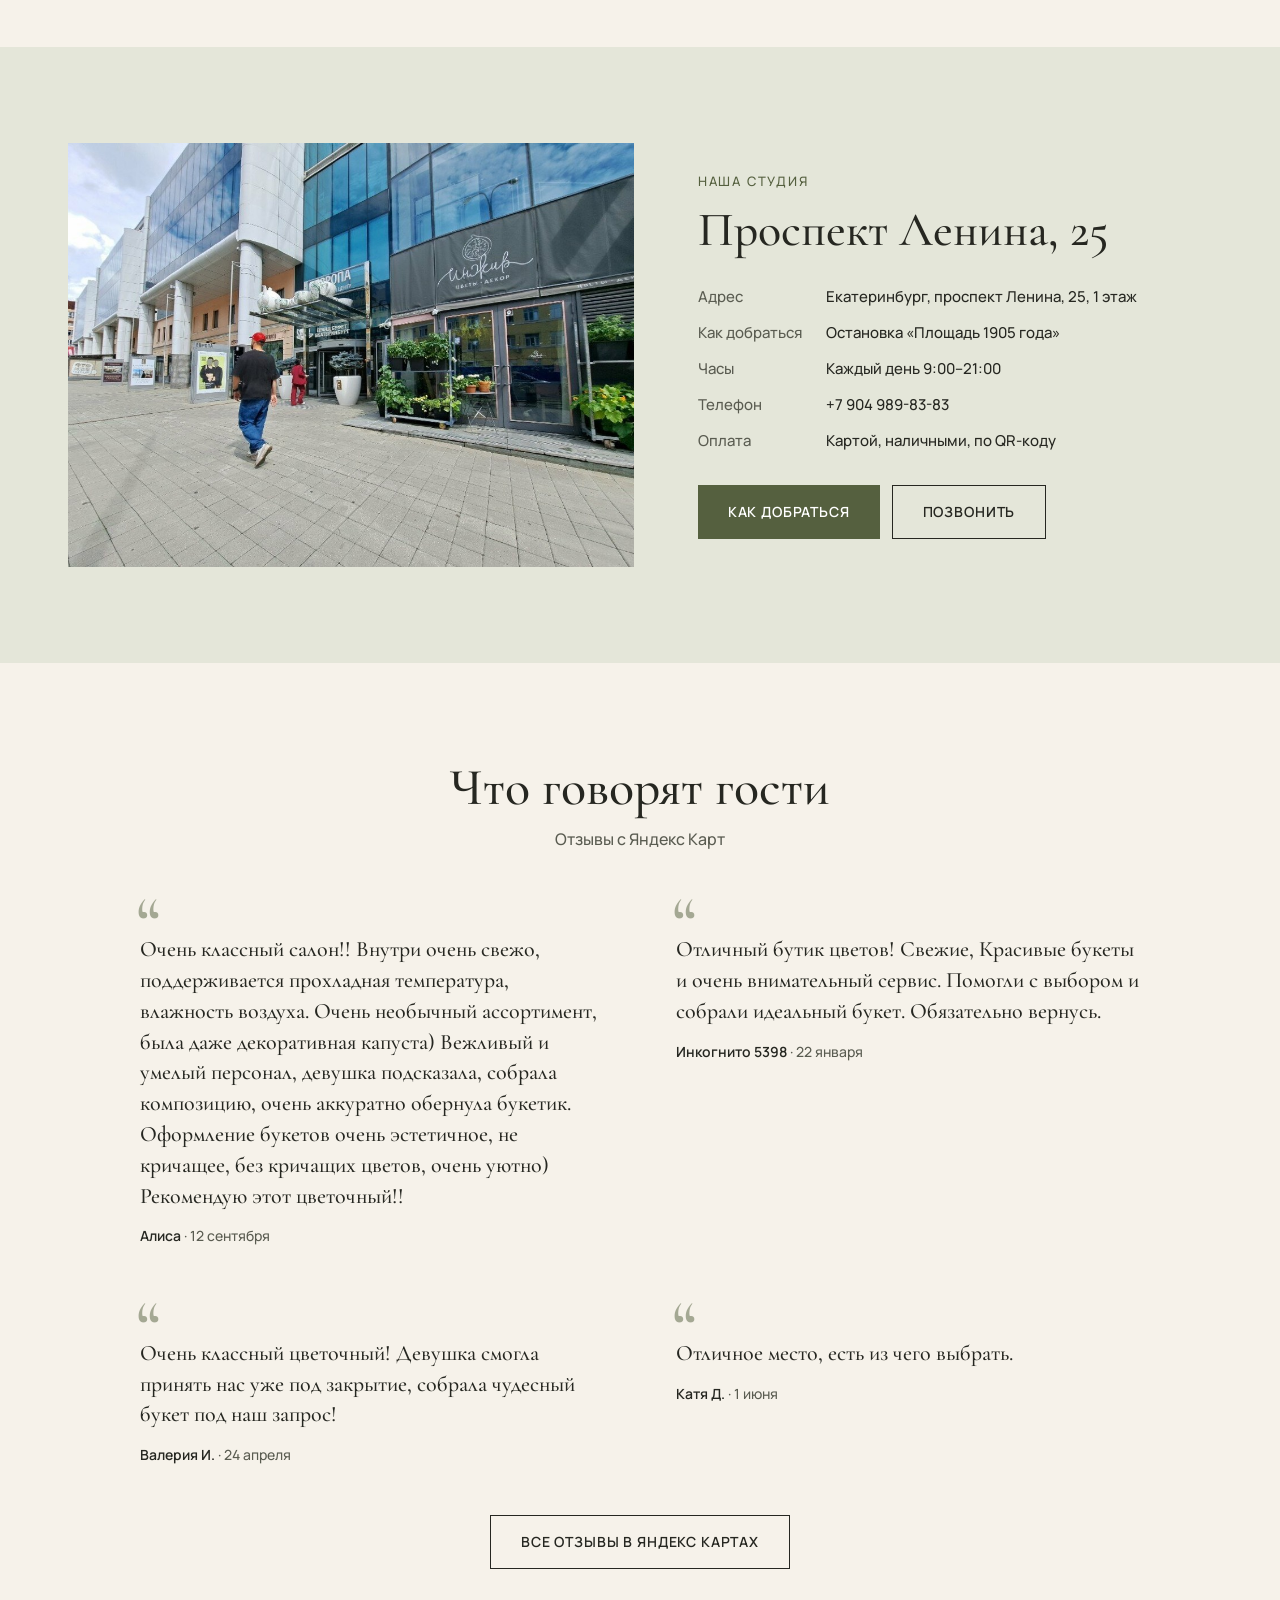
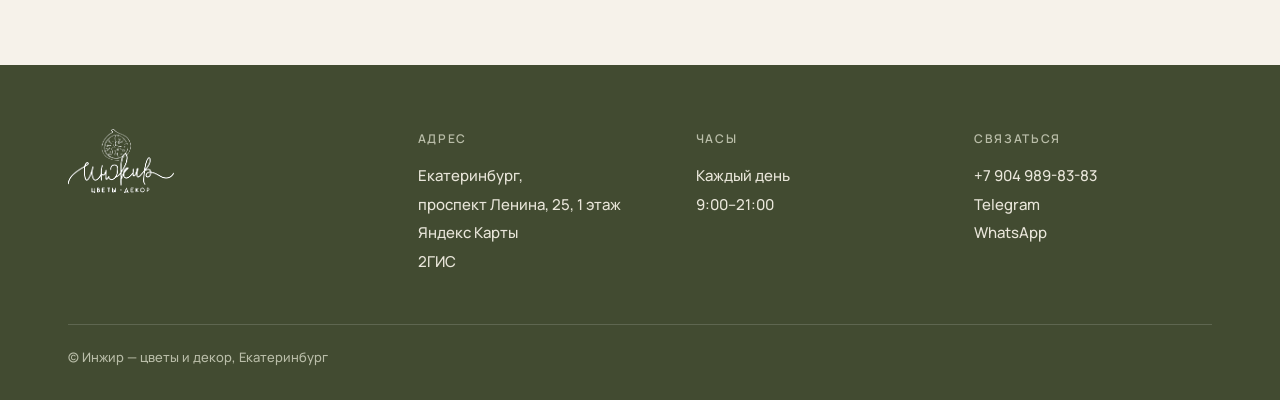
<file: inzhir/index.html>
<!DOCTYPE html>
<html lang="ru">
<head>
<meta charset="UTF-8">
<meta name="viewport" content="width=device-width, initial-scale=1">
<title>Инжир — цветы и декор · Екатеринбург, проспект Ленина, 25</title>
<meta name="description" content="Бутик цветов и декора «Инжир» на проспекте Ленина, 25. Букеты и композиции, бесплатная доставка за час. Каждый день 9:00–21:00.">
<link rel="preconnect" href="https://fonts.googleapis.com">
<link rel="preconnect" href="https://fonts.gstatic.com" crossorigin>
<!-- Два шрифта, как у референса: изящный с засечками для заголовков и простой для текста -->
<link href="https://fonts.googleapis.com/css2?family=Cormorant+Garamond:ital,wght@0,500;0,600;1,500&family=Manrope:wght@400;500;600&display=swap" rel="stylesheet">
<style>
  /* Природная палитра Инжира: крем, олива, шалфей */
  :root {
    --cream: #f6f2ea;     /* основной фон */
    --sage: #e4e6d9;      /* фон отдельных блоков */
    --olive: #55603f;     /* кнопки и акценты */
    --olive-dark: #424b31;
    --ink: #262721;       /* текст */
    --muted: #5a5c51;
    --line: #dcd6c6;
  }
  * { box-sizing: border-box; margin: 0; padding: 0; }
  html { scroll-behavior: smooth; }
  body { background: var(--cream); color: var(--ink); font-family: 'Manrope', sans-serif; font-weight: 500; font-size: 16px; line-height: 1.6; }
  a { color: inherit; text-decoration: none; }
  img { display: block; max-width: 100%; }
  .wrap { max-width: 1200px; margin: 0 auto; padding: 0 28px; }
  .serif { font-family: 'Cormorant Garamond', serif; }

  /* ---------- Шапка: как у референса — логотип по центру, меню строкой под ним ---------- */
  header { position: sticky; top: 0; z-index: 20; background: var(--cream); border-bottom: 1px solid var(--line); }
  .head-top { display: grid; grid-template-columns: 1fr auto 1fr; align-items: center; height: 72px; }
  .head-top .left { font-size: 14px; color: var(--muted); }
  .head-logo { height: 52px; mix-blend-mode: multiply; filter: brightness(1.08) contrast(1.25); }
  .head-top .right { justify-self: end; display: flex; align-items: center; gap: 18px; font-size: 15px; font-weight: 600; }
  .head-top .right a:hover { color: var(--olive); }
  nav.menu { display: flex; justify-content: center; gap: 40px; padding: 0 0 14px; font-size: 14px; letter-spacing: .04em; }
  nav.menu a { color: var(--muted); }
  nav.menu a:hover { color: var(--ink); }

  /* ---------- Кнопки ---------- */
  .btn { display: inline-flex; align-items: center; justify-content: center; padding: 15px 30px; font-size: 14px; font-weight: 600; letter-spacing: .06em; text-transform: uppercase; transition: background .2s, color .2s; }
  .btn-olive { background: var(--olive); color: #fff; }
  .btn-olive:hover { background: var(--olive-dark); }
  .btn-light { background: rgba(255,255,255,.92); color: var(--ink); }
  .btn-light:hover { background: #fff; }

  /* ---------- Первый экран: большое фото магазина, текст поверх ---------- */
  .hero { position: relative; height: min(78vh, 720px); min-height: 460px; overflow: hidden; }
  .hero img { position: absolute; inset: 0; width: 100%; height: 100%; object-fit: cover; }
  /* мягкое затемнение снизу, чтобы белый текст читался на светлом фото */
  .hero::after { content: ""; position: absolute; inset: 0; background: linear-gradient(to top, rgba(30,32,24,.62) 0%, rgba(30,32,24,.15) 55%, rgba(30,32,24,0) 100%); }
  .hero-text { position: absolute; left: 0; right: 0; bottom: 64px; z-index: 1; color: #fff; }
  .hero h1 { font-family: 'Cormorant Garamond', serif; font-weight: 500; font-size: clamp(40px, 6vw, 72px); line-height: 1.05; max-width: 720px; }
  .hero p { margin-top: 14px; font-size: 18px; max-width: 520px; color: rgba(255,255,255,.9); }
  .hero .actions { display: flex; flex-wrap: wrap; gap: 12px; margin-top: 28px; }

  /* ---------- Плашка с плюсами: 4 коротких пункта с тонкими иконками ---------- */
  .perks { background: var(--sage); }
  .perks .wrap { display: grid; grid-template-columns: repeat(4, 1fr); }
  .perk { display: flex; align-items: center; gap: 14px; padding: 26px 20px; }
  .perk + .perk { border-left: 1px solid rgba(85,96,63,.18); }
  .perk svg { flex: 0 0 34px; width: 34px; height: 34px; stroke: var(--olive); fill: none; stroke-width: 1.4; stroke-linecap: round; stroke-linejoin: round; }
  .perk b { display: block; font-size: 15px; font-weight: 600; }
  .perk span { font-size: 13px; color: var(--muted); }

  /* ---------- Общее для блоков ---------- */
  section.block { padding: 96px 0; }
  .block-head { text-align: center; margin-bottom: 48px; }
  .block-head h2 { font-family: 'Cormorant Garamond', serif; font-weight: 500; font-size: clamp(34px, 4.5vw, 52px); line-height: 1.1; }
  .block-head p { margin-top: 10px; color: var(--muted); }

  /* ---------- Букеты: карточки как у референса — большое фото, название, цена ---------- */
  .products { display: grid; grid-template-columns: repeat(5, 1fr); gap: 28px 20px; }
  .product { display: flex; flex-direction: column; }
  .product .pic { position: relative; overflow: hidden; background: var(--sage); aspect-ratio: 4 / 5; }
  .product .pic img { width: 100%; height: 100%; object-fit: cover; transition: transform .6s ease; }
  .product:hover .pic img { transform: scale(1.04); }    /* лёгкое приближение фото при наведении */
  .product h3 { font-family: 'Cormorant Garamond', serif; font-weight: 600; font-size: 22px; line-height: 1.15; margin-top: 16px; }
  .product .price { margin-top: 6px; font-size: 15px; color: var(--muted); }
  .product .order { margin-top: 14px; align-self: flex-start; font-size: 13px; font-weight: 600; letter-spacing: .06em; text-transform: uppercase; border-bottom: 1px solid var(--ink); padding-bottom: 3px; }
  .product .order:hover { color: var(--olive); border-color: var(--olive); }
  .products-note { margin-top: 36px; text-align: center; font-size: 14px; color: var(--muted); }

  /* ---------- Наша студия: фото слева, информация справа ---------- */
  .studio { background: var(--sage); }
  .studio .wrap { display: grid; grid-template-columns: 1.1fr 1fr; gap: 64px; align-items: center; }
  .studio-pic { aspect-ratio: 4 / 3; overflow: hidden; }
  .studio-pic img { width: 100%; height: 100%; object-fit: cover; }
  .studio .kicker { font-size: 13px; letter-spacing: .14em; text-transform: uppercase; color: var(--olive); }
  .studio h2 { font-family: 'Cormorant Garamond', serif; font-weight: 500; font-size: clamp(34px, 4vw, 48px); line-height: 1.1; margin-top: 12px; }
  .studio dl { margin-top: 28px; display: grid; grid-template-columns: auto 1fr; gap: 12px 24px; font-size: 15px; }
  .studio dt { color: var(--muted); }
  .studio dd a:hover { color: var(--olive); }
  .studio .actions { display: flex; flex-wrap: wrap; gap: 12px; margin-top: 32px; }
  .btn-line { border: 1px solid var(--ink); color: var(--ink); }
  .btn-line:hover { background: var(--ink); color: var(--cream); }

  /* ---------- Отзывы: цитаты изящным шрифтом ---------- */
  .reviews { display: grid; grid-template-columns: repeat(2, 1fr); gap: 56px 72px; max-width: 1000px; margin: 0 auto; }
  .review blockquote { font-family: 'Cormorant Garamond', serif; font-size: 22px; line-height: 1.4; position: relative; padding-top: 34px; }
  .review blockquote::before { content: "“"; position: absolute; top: -14px; left: -4px; font-size: 72px; line-height: 1; color: var(--olive); opacity: .5; }
  .review .who { margin-top: 14px; font-size: 14px; color: var(--muted); }
  .review .who b { color: var(--ink); font-weight: 600; }
  .reviews-more { text-align: center; margin-top: 48px; }

  /* ---------- Подвал ---------- */
  footer { background: var(--olive-dark); color: #e9e6da; padding: 64px 0 32px; }
  .foot { display: grid; grid-template-columns: 1.3fr 1fr 1fr 1fr; gap: 40px; }
  .foot-logo { height: 64px; filter: invert(1) brightness(1.4) contrast(1.2); mix-blend-mode: screen; }
  .foot h4 { font-size: 12px; letter-spacing: .14em; text-transform: uppercase; color: #b9bda8; margin-bottom: 14px; font-weight: 600; }
  .foot p, .foot a { display: block; font-size: 15px; line-height: 1.9; }
  .foot a:hover { color: #fff; text-decoration: underline; }
  .foot-bottom { margin-top: 48px; padding-top: 22px; border-top: 1px solid rgba(255,255,255,.15); font-size: 13px; color: #b9bda8; }

  /* ---------- Плавные переходы ---------- */
  /* при переходе по меню блок останавливается под шапкой, а не прячется за ней */
  section[id] { scroll-margin-top: 110px; }
  /* Как у Flowerdose: при прокрутке каждая картинка и каждый кусок текста появляются по отдельности.
     --d — задержка, её ставит скрипт, чтобы соседние элементы появлялись по очереди */
  /* текст: проявляется и чуть поднимается */
  .fx-text { opacity: 0; transform: translateY(22px); transition: opacity 1s ease, transform 1s cubic-bezier(.2,.7,.2,1); transition-delay: var(--d, 0s); }
  /* картинки: проявляются и медленно «отъезжают» — из увеличенных 115% в обычные 100% */
  .fx-img { opacity: 0; transform: scale(1.15); transition: opacity 1.1s ease, transform 1.6s cubic-bezier(.2,.7,.2,1); transition-delay: var(--d, 0s); }
  .fx-text.shown, .fx-img.shown { opacity: 1; transform: none; }
  /* у фото букетов своё приближение при наведении — пусть не мешает появлению */
  .product .pic img.fx-img { transition: opacity 1.1s ease, transform 1.6s cubic-bezier(.2,.7,.2,1); transition-delay: var(--d, 0s); }
  .product .pic img.fx-img.done { transition: transform .6s ease; transition-delay: 0s; }
  .product:hover .pic img.fx-img.done { transform: scale(1.04); }
  /* первый экран: при загрузке фото отъезжает, а текст выезжает по очереди */
  .hero img { animation: heroImg 2.2s cubic-bezier(.2,.7,.2,1) both; }
  @keyframes heroImg { from { opacity: 0; transform: scale(1.12); } to { opacity: 1; transform: none; } }
  .hero-text .wrap > * { animation: heroIn 1.1s ease both; animation-delay: .4s; }
  .hero-text .wrap > p { animation-delay: .6s; }
  .hero-text .wrap > .actions { animation-delay: .8s; }
  @keyframes heroIn { from { opacity: 0; transform: translateY(24px); } to { opacity: 1; transform: none; } }
  @media (prefers-reduced-motion: reduce) {
    .fx-text, .fx-img { opacity: 1; transform: none; transition: none; }
    .hero img, .hero-text .wrap > * { animation: none; }
  }

  /* ---------- Телефон ---------- */
  @media (max-width: 860px) {
    .head-top { grid-template-columns: auto 1fr; height: 64px; }
    .head-top .left { display: none; }
    .head-logo { height: 42px; }
    .head-top .right .tel { display: none; }
    nav.menu { gap: 22px; overflow-x: auto; justify-content: flex-start; padding: 0 0 12px; white-space: nowrap; }
    .hero { height: 76vh; }
    .hero-text { bottom: 40px; }
    .hero p { font-size: 16px; }
    .hero .actions .btn { flex: 1 1 100%; }
    .perks .wrap { grid-template-columns: 1fr 1fr; padding: 0; }
    .perk { padding: 18px 16px; }
    .perk + .perk { border-left: 0; }
    .perk:nth-child(even) { border-left: 1px solid rgba(85,96,63,.18); }
    .perk:nth-child(n+3) { border-top: 1px solid rgba(85,96,63,.18); }
    section.block { padding: 64px 0; }
    .block-head { margin-bottom: 32px; }
    /* на телефоне букеты листаются вбок пальцем */
    .products { display: flex; overflow-x: auto; gap: 14px; scroll-snap-type: x mandatory; scroll-padding-left: 18px; margin: 0 -18px; padding: 0 18px 8px; }
    .product { flex: 0 0 68%; scroll-snap-align: start; }
    .studio .wrap { grid-template-columns: 1fr; gap: 28px; }
    .studio .actions .btn { flex: 1 1 100%; }
    .reviews { grid-template-columns: 1fr; gap: 40px; }
    .review blockquote { font-size: 20px; }
    .foot { grid-template-columns: 1fr 1fr; gap: 32px 20px; }
    .foot > div:first-child { grid-column: span 2; }
    section[id] { scroll-margin-top: 100px; }
  }
  @media (min-width: 861px) and (max-width: 1100px) { .products { grid-template-columns: repeat(3, 1fr); } }
  @media (max-width: 520px) { .wrap { padding: 0 18px; } }
</style>
</head>
<body>

<header>
  <div class="wrap">
    <div class="head-top">
      <div class="left">Екатеринбург, проспект Ленина, 25</div>
      <a href="#top"><img src="img/logo.jpg" alt="Инжир — цветы и декор" class="head-logo"></a>
      <div class="right">
        <a href="tel:+79049898383" class="tel">+7 904 989-83-83</a>
        <a href="https://t.me/+79049898383" target="_blank" rel="noopener">Telegram</a>
      </div>
    </div>
    <nav class="menu">
      <a href="#bestsellers">Букеты</a>
      <a href="#delivery">Доставка</a>
      <a href="#studio">Студия</a>
      <a href="#reviews">Отзывы</a>
    </nav>
  </div>
</header>

<section class="hero" id="top">
  <img src="img/hero.jpg" alt="Бутик Инжир на проспекте Ленина">
  <div class="hero-text">
    <div class="wrap">
      <h1>Цветы и декор<br>на проспекте Ленина</h1>
      <p>Букеты, композиции, сухоцветы и упаковка подарков. Бесплатная доставка за час.</p>
      <div class="actions">
        <a href="https://t.me/+79049898383" class="btn btn-olive" target="_blank" rel="noopener">Заказать букет</a>
        <a href="#bestsellers" class="btn btn-light">Смотреть букеты</a>
      </div>
    </div>
  </div>
</section>

<!-- Плашка с плюсами — всё из особенностей Инжира в Яндекс Картах -->
<section class="perks" id="delivery">
  <div class="wrap">
    <div class="perk">
      <svg viewBox="0 0 32 32"><path d="M3 9h16v13H3z"/><path d="M19 13h6l4 5v4h-10"/><circle cx="9" cy="24" r="2.5"/><circle cx="24" cy="24" r="2.5"/></svg>
      <div><b>Бесплатная доставка</b><span>цветов и букетов</span></div>
    </div>
    <div class="perk">
      <svg viewBox="0 0 32 32"><circle cx="16" cy="17" r="11"/><path d="M16 10v7l5 3"/><path d="M13 3h6"/></svg>
      <div><b>Доставка за час</b><span>время доставки</span></div>
    </div>
    <div class="perk">
      <svg viewBox="0 0 32 32"><rect x="4" y="12" width="24" height="16" rx="1"/><path d="M4 18h24M16 12v16"/><path d="M16 12c-3-6-9-6-8-2 1 3 8 2 8 2zM16 12c3-6 9-6 8-2-1 3-8 2-8 2z"/></svg>
      <div><b>Упаковка подарков</b><span>и подарочная упаковка</span></div>
    </div>
    <div class="perk">
      <svg viewBox="0 0 32 32"><rect x="4" y="7" width="24" height="18" rx="1"/><path d="M4 8l12 9 12-9"/></svg>
      <div><b>Открытки</b><span>поздравительные открытки</span></div>
    </div>
  </div>
</section>

<!-- Букеты и композиции — их каталог из Яндекса, цены и названия дословно -->
<section class="block" id="bestsellers">
  <div class="wrap">
    <div class="block-head">
      <h2>Букеты и композиции</h2>
      <p>Чтобы заказать — напишите нам</p>
    </div>
    <div class="products">
      <div class="product">
        <div class="pic"><img src="img/b1.jpg" alt="Композиция с гиацинтами" loading="lazy"></div>
        <h3>Композиция с гиацинтами</h3>
        <div class="price">5 000 ₽</div>
        <a class="order" href="https://wa.me/79049898383?text=%D0%97%D0%B4%D1%80%D0%B0%D0%B2%D1%81%D1%82%D0%B2%D1%83%D0%B9%D1%82%D0%B5!%20%D0%A5%D0%BE%D1%87%D1%83%20%D0%B7%D0%B0%D0%BA%D0%B0%D0%B7%D0%B0%D1%82%D1%8C%3A%20%D0%9A%D0%BE%D0%BC%D0%BF%D0%BE%D0%B7%D0%B8%D1%86%D0%B8%D1%8F%20%D1%81%20%D0%B3%D0%B8%D0%B0%D1%86%D0%B8%D0%BD%D1%82%D0%B0%D0%BC%D0%B8" target="_blank" rel="noopener">Заказать</a>
      </div>
      <div class="product">
        <div class="pic"><img src="img/b5.jpg" alt="Композиция с аспарагусом" loading="lazy"></div>
        <h3>Композиция с аспарагусом</h3>
        <div class="price">6 000 ₽</div>
        <a class="order" href="https://wa.me/79049898383?text=%D0%97%D0%B4%D1%80%D0%B0%D0%B2%D1%81%D1%82%D0%B2%D1%83%D0%B9%D1%82%D0%B5!%20%D0%A5%D0%BE%D1%87%D1%83%20%D0%B7%D0%B0%D0%BA%D0%B0%D0%B7%D0%B0%D1%82%D1%8C%3A%20%D0%9A%D0%BE%D0%BC%D0%BF%D0%BE%D0%B7%D0%B8%D1%86%D0%B8%D1%8F%20%D1%81%20%D0%B0%D1%81%D0%BF%D0%B0%D1%80%D0%B0%D0%B3%D1%83%D1%81%D0%BE%D0%BC" target="_blank" rel="noopener">Заказать</a>
      </div>
      <div class="product">
        <div class="pic"><img src="img/b2.jpg" alt="Букет с гортензией" loading="lazy"></div>
        <h3>Букет с гортензией</h3>
        <div class="price">6 400 ₽</div>
        <a class="order" href="https://wa.me/79049898383?text=%D0%97%D0%B4%D1%80%D0%B0%D0%B2%D1%81%D1%82%D0%B2%D1%83%D0%B9%D1%82%D0%B5!%20%D0%A5%D0%BE%D1%87%D1%83%20%D0%B7%D0%B0%D0%BA%D0%B0%D0%B7%D0%B0%D1%82%D1%8C%3A%20%D0%91%D1%83%D0%BA%D0%B5%D1%82%20%D1%81%20%D0%B3%D0%BE%D1%80%D1%82%D0%B5%D0%BD%D0%B7%D0%B8%D0%B5%D0%B9" target="_blank" rel="noopener">Заказать</a>
      </div>
      <div class="product">
        <div class="pic"><img src="img/b3.jpg" alt="Композиция с амариллисом" loading="lazy"></div>
        <h3>Композиция с амариллисом</h3>
        <div class="price">7 000 ₽</div>
        <a class="order" href="https://wa.me/79049898383?text=%D0%97%D0%B4%D1%80%D0%B0%D0%B2%D1%81%D1%82%D0%B2%D1%83%D0%B9%D1%82%D0%B5!%20%D0%A5%D0%BE%D1%87%D1%83%20%D0%B7%D0%B0%D0%BA%D0%B0%D0%B7%D0%B0%D1%82%D1%8C%3A%20%D0%9A%D0%BE%D0%BC%D0%BF%D0%BE%D0%B7%D0%B8%D1%86%D0%B8%D1%8F%20%D1%81%20%D0%B0%D0%BC%D0%B0%D1%80%D0%B8%D0%BB%D0%BB%D0%B8%D1%81%D0%BE%D0%BC" target="_blank" rel="noopener">Заказать</a>
      </div>
      <div class="product">
        <div class="pic"><img src="img/b4.jpg" alt="Композиция с гиацинтом" loading="lazy"></div>
        <h3>Композиция с гиацинтом</h3>
        <div class="price">7 500 ₽</div>
        <a class="order" href="https://wa.me/79049898383?text=%D0%97%D0%B4%D1%80%D0%B0%D0%B2%D1%81%D1%82%D0%B2%D1%83%D0%B9%D1%82%D0%B5!%20%D0%A5%D0%BE%D1%87%D1%83%20%D0%B7%D0%B0%D0%BA%D0%B0%D0%B7%D0%B0%D1%82%D1%8C%3A%20%D0%9A%D0%BE%D0%BC%D0%BF%D0%BE%D0%B7%D0%B8%D1%86%D0%B8%D1%8F%20%D1%81%20%D0%B3%D0%B8%D0%B0%D1%86%D0%B8%D0%BD%D1%82%D0%BE%D0%BC" target="_blank" rel="noopener">Заказать</a>
      </div>
    </div>
  </div>
</section>

<!-- Наша студия — всё из Яндекс Карт и 2ГИС -->
<section class="block studio" id="studio">
  <div class="wrap">
    <div class="studio-pic"><img src="img/p6.jpg" alt="Вход в бутик Инжир на проспекте Ленина, 25" loading="lazy"></div>
    <div>
      <div class="kicker">Наша студия</div>
      <h2>Проспект Ленина, 25</h2>
      <dl>
        <dt>Адрес</dt><dd>Екатеринбург, проспект Ленина, 25, 1 этаж</dd>
        <dt>Как добраться</dt><dd>Остановка «Площадь 1905 года»</dd>
        <dt>Часы</dt><dd>Каждый день 9:00–21:00</dd>
        <dt>Телефон</dt><dd><a href="tel:+79049898383">+7 904 989-83-83</a></dd>
        <dt>Оплата</dt><dd>Картой, наличными, по QR-коду</dd>
      </dl>
      <div class="actions">
        <a href="https://yandex.ru/maps/org/inzhir/1613491083/" class="btn btn-olive" target="_blank" rel="noopener">Как добраться</a>
        <a href="tel:+79049898383" class="btn btn-line">Позвонить</a>
      </div>
    </div>
  </div>
</section>
<!-- Отзывы — дословно с Яндекс Карт -->
<section class="block" id="reviews">
  <div class="wrap">
    <div class="block-head">
      <h2>Что говорят гости</h2>
      <p>Отзывы с Яндекс Карт</p>
    </div>
    <div class="reviews">
      <div class="review">
        <blockquote>Очень классный салон!! Внутри очень свежо, поддерживается прохладная температура, влажность воздуха. Очень необычный ассортимент, была даже декоративная капуста) Вежливый и умелый персонал, девушка подсказала, собрала композицию, очень аккуратно обернула букетик. Оформление букетов очень эстетичное, не кричащее, без кричащих цветов, очень уютно) Рекомендую этот цветочный!!</blockquote>
        <div class="who"><b>Алиса</b> · 12 сентября</div>
      </div>
      <div class="review">
        <blockquote>Отличный бутик цветов! Свежие, Красивые букеты и очень внимательный сервис. Помогли с выбором и собрали идеальный букет. Обязательно вернусь.</blockquote>
        <div class="who"><b>Инкогнито 5398</b> · 22 января</div>
      </div>
      <div class="review">
        <blockquote>Очень классный цветочный! Девушка смогла принять нас уже под закрытие, собрала чудесный букет под наш запрос!</blockquote>
        <div class="who"><b>Валерия И.</b> · 24 апреля</div>
      </div>
      <div class="review">
        <blockquote>Отличное место, есть из чего выбрать.</blockquote>
        <div class="who"><b>Катя Д.</b> · 1 июня</div>
      </div>
    </div>
    <div class="reviews-more"><a href="https://yandex.ru/maps/org/inzhir/1613491083/reviews/" class="btn btn-line" target="_blank" rel="noopener">Все отзывы в Яндекс Картах</a></div>
  </div>
</section>

<footer>
  <div class="wrap">
    <div class="foot">
      <div>
        <img src="img/logo.jpg" alt="Инжир — цветы и декор" class="foot-logo">
      </div>
      <div>
        <h4>Адрес</h4>
        <p>Екатеринбург,<br>проспект Ленина, 25, 1 этаж</p>
        <a href="https://yandex.ru/maps/org/inzhir/1613491083/" target="_blank" rel="noopener">Яндекс Карты</a>
        <a href="https://2gis.ru/ekaterinburg/firm/70000001007320021" target="_blank" rel="noopener">2ГИС</a>
      </div>
      <div>
        <h4>Часы</h4>
        <p>Каждый день<br>9:00–21:00</p>
      </div>
      <div>
        <h4>Связаться</h4>
        <a href="tel:+79049898383">+7 904 989-83-83</a>
        <a href="https://t.me/+79049898383" target="_blank" rel="noopener">Telegram</a>
        <a href="https://wa.me/79049898383" target="_blank" rel="noopener">WhatsApp</a>
      </div>
    </div>
    <div class="foot-bottom">© Инжир — цветы и декор, Екатеринбург</div>
  </div>
</footer>

<script>
  // Плавное появление как у Flowerdose: картинки и тексты появляются по отдельности, когда до них доходит прокрутка
  (function () {
    if (!('IntersectionObserver' in window)) return;   // старый браузер — просто без анимаций
    var imgs = document.querySelectorAll('.product .pic img, .studio-pic img');
    var texts = document.querySelectorAll('.perk, .block-head h2, .block-head p, .product h3, .product .price, .product .order, .studio .kicker, .studio h2, .studio dl, .studio .actions, .review, .reviews-more');
    // задержка по порядку внутри родителя: соседние карточки, пункты, отзывы идут друг за другом
    function stagger(list, cls, step) {
      list.forEach(function (el) {
        var group = el.closest('.product, .perk, .review') || el;
        var parent = group.parentElement;
        var i = Array.prototype.indexOf.call(parent.children, group);
        el.classList.add(cls);
        el.style.setProperty('--d', (Math.min(i, 6) * step) + 's');
      });
    }
    stagger(imgs, 'fx-img', 0.12);
    stagger(texts, 'fx-text', 0.1);
    var io = new IntersectionObserver(function (entries) {
      entries.forEach(function (e) {
        if (e.isIntersecting) {
          var el = e.target;
          el.classList.add('shown');
          // когда появление закончилось — включаем обычное приближение при наведении
          setTimeout(function () { el.classList.add('done'); }, 2400);
          io.unobserve(el);
        }
      });
    }, { threshold: 0.12, rootMargin: '0px 0px -40px 0px' });
    document.querySelectorAll('.fx-img, .fx-text').forEach(function (el) { io.observe(el); });
  })();
</script>

</body>

</html>
</file>
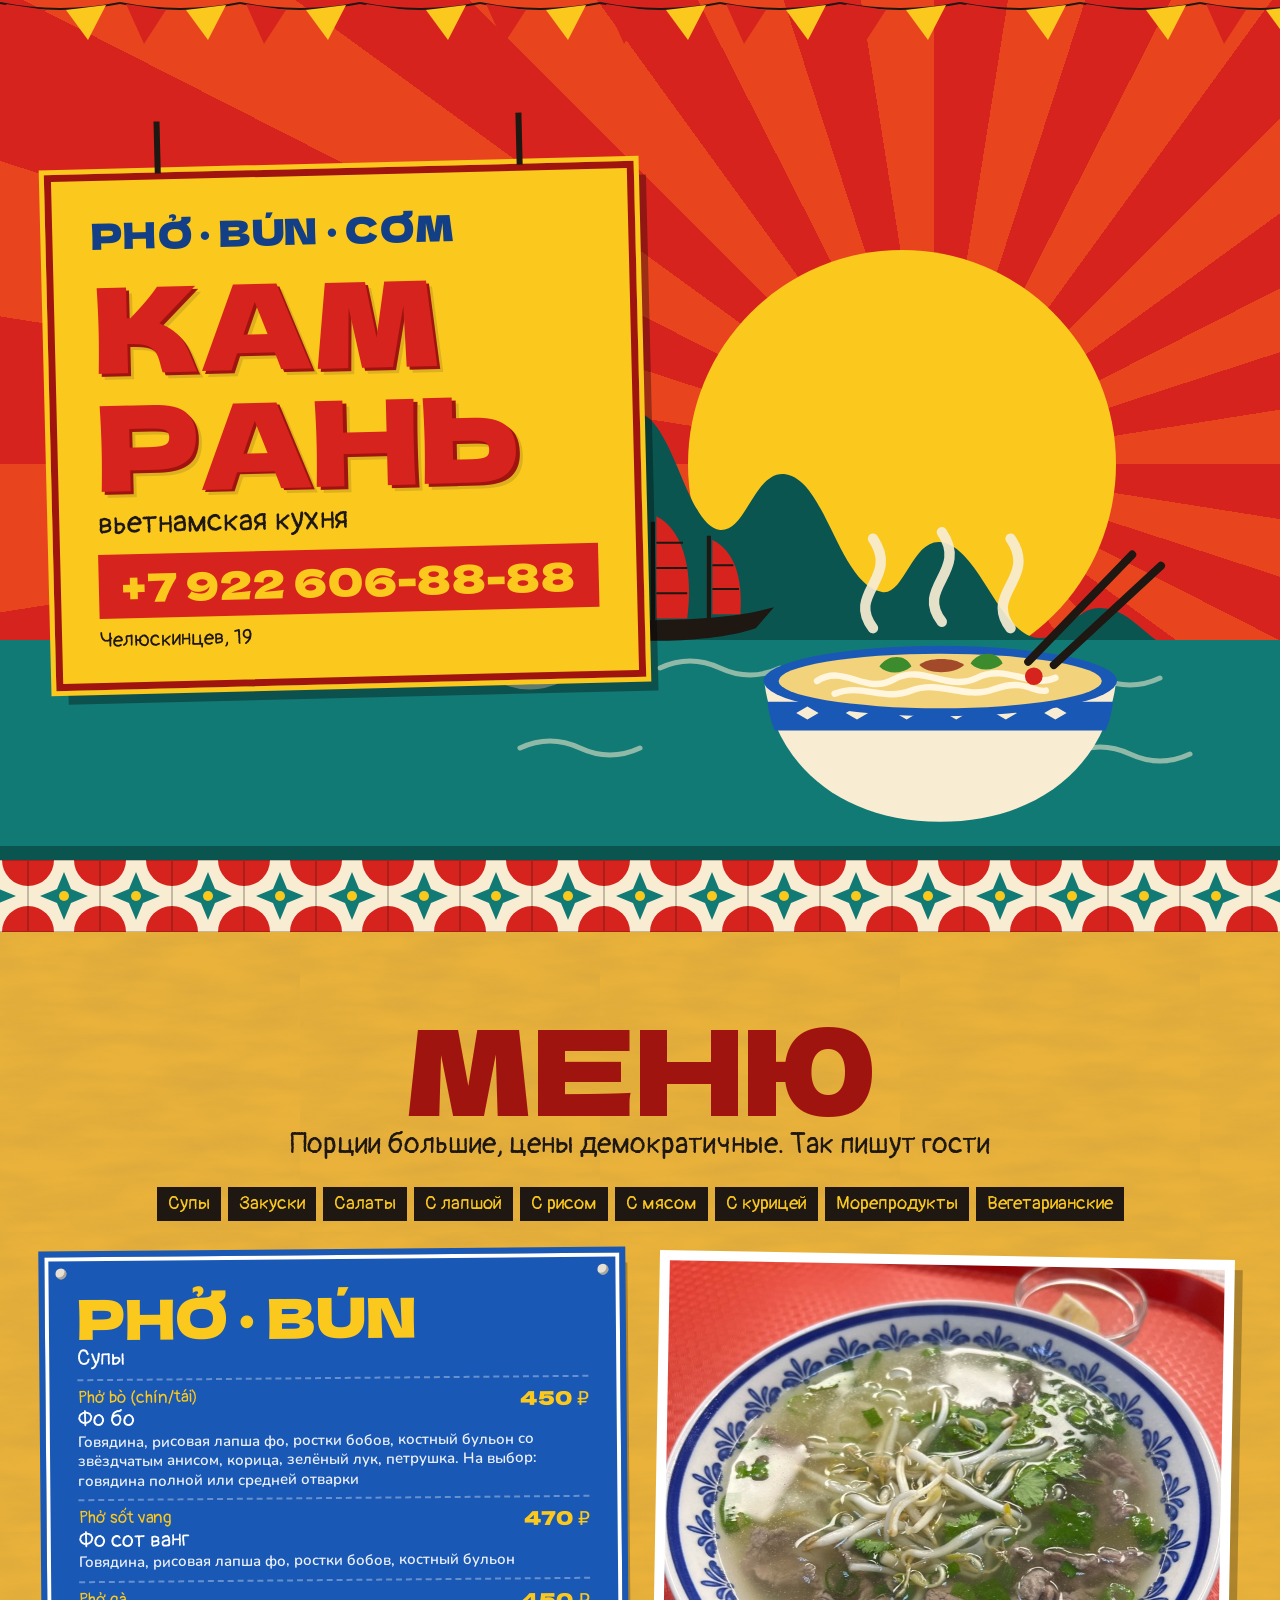
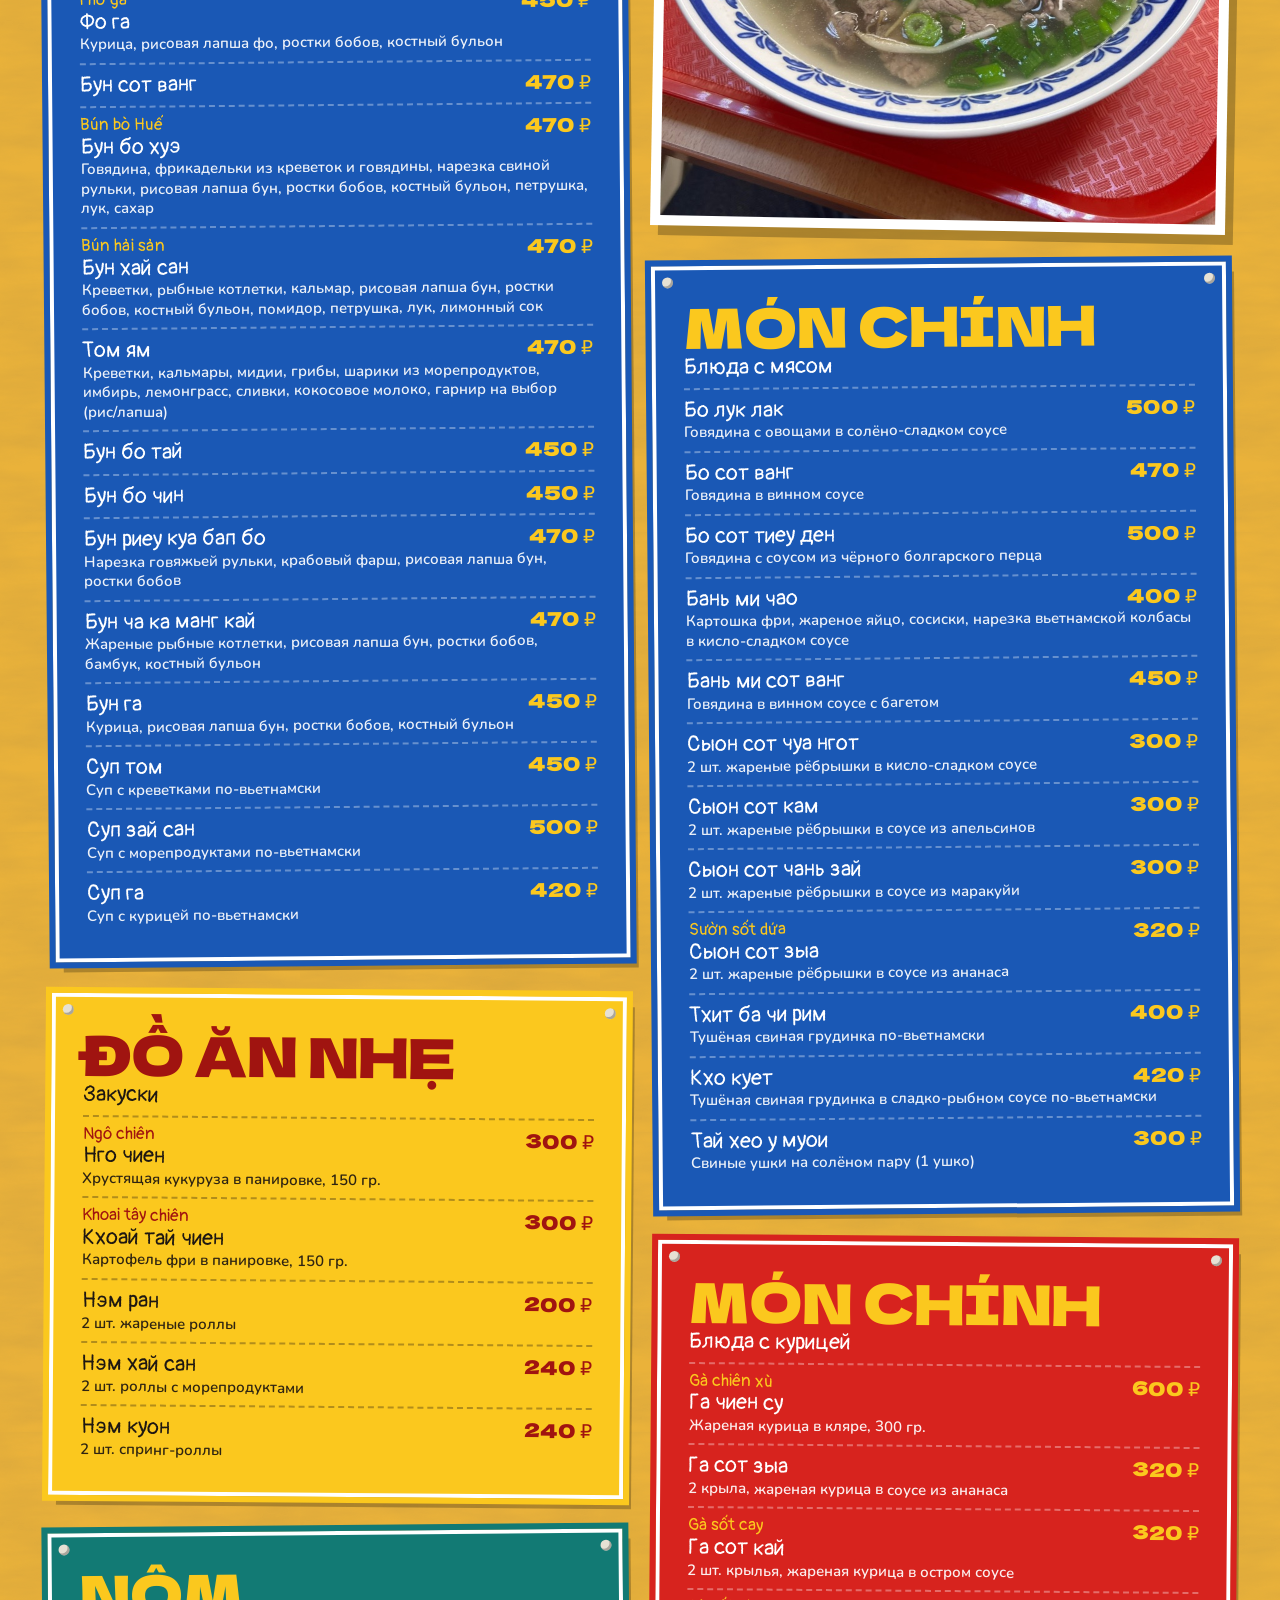
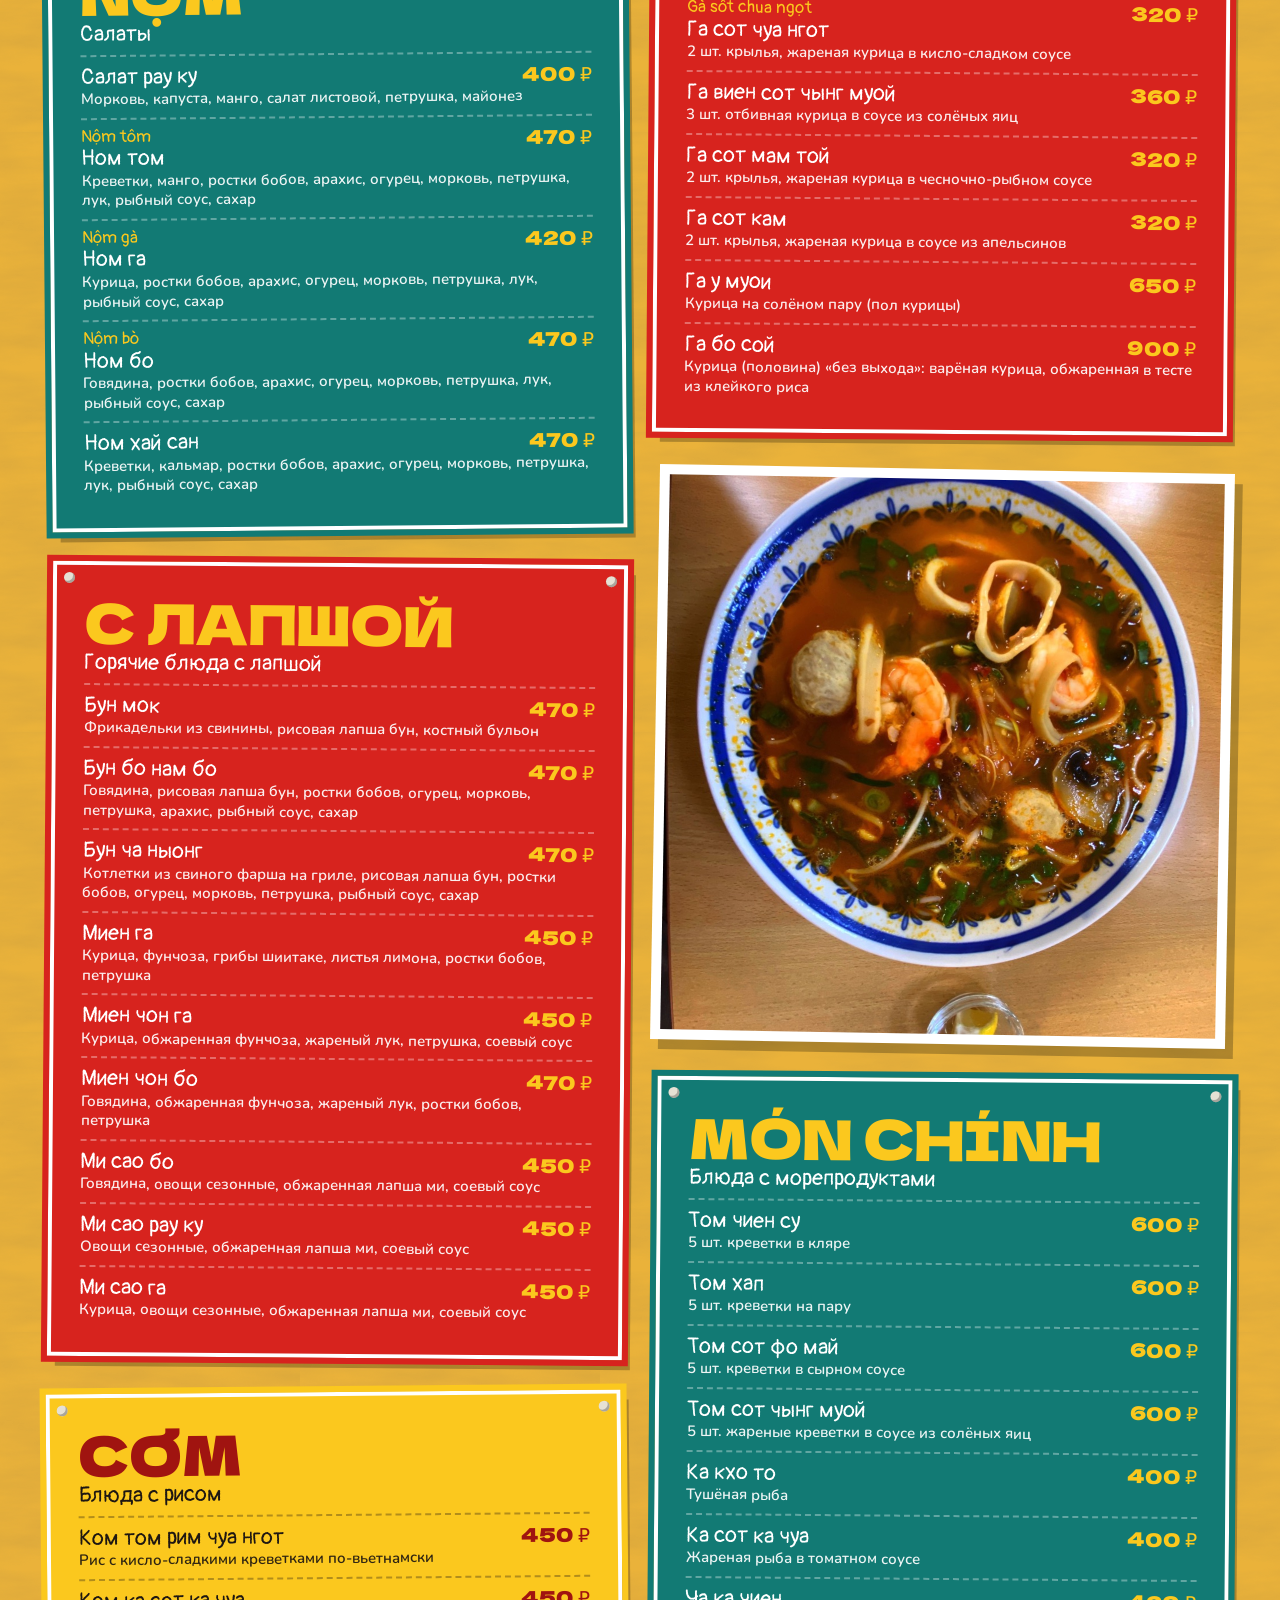
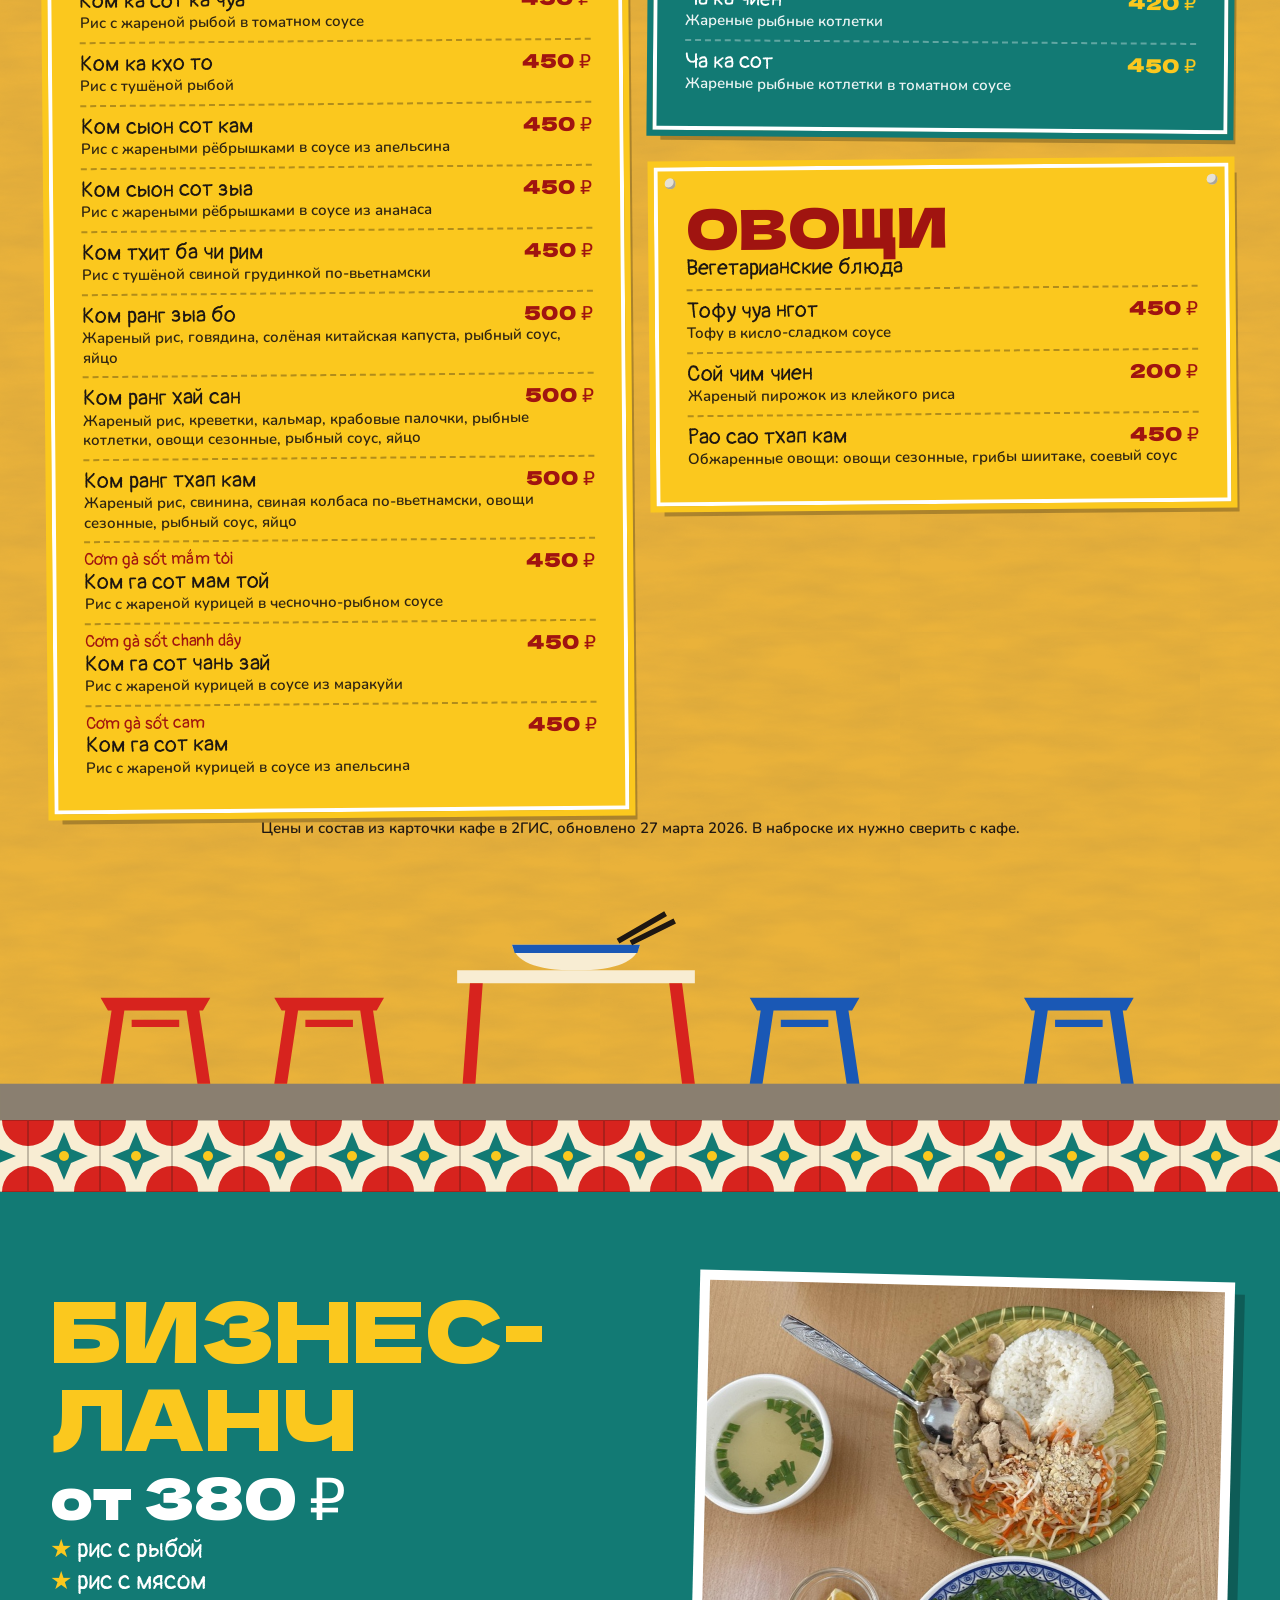
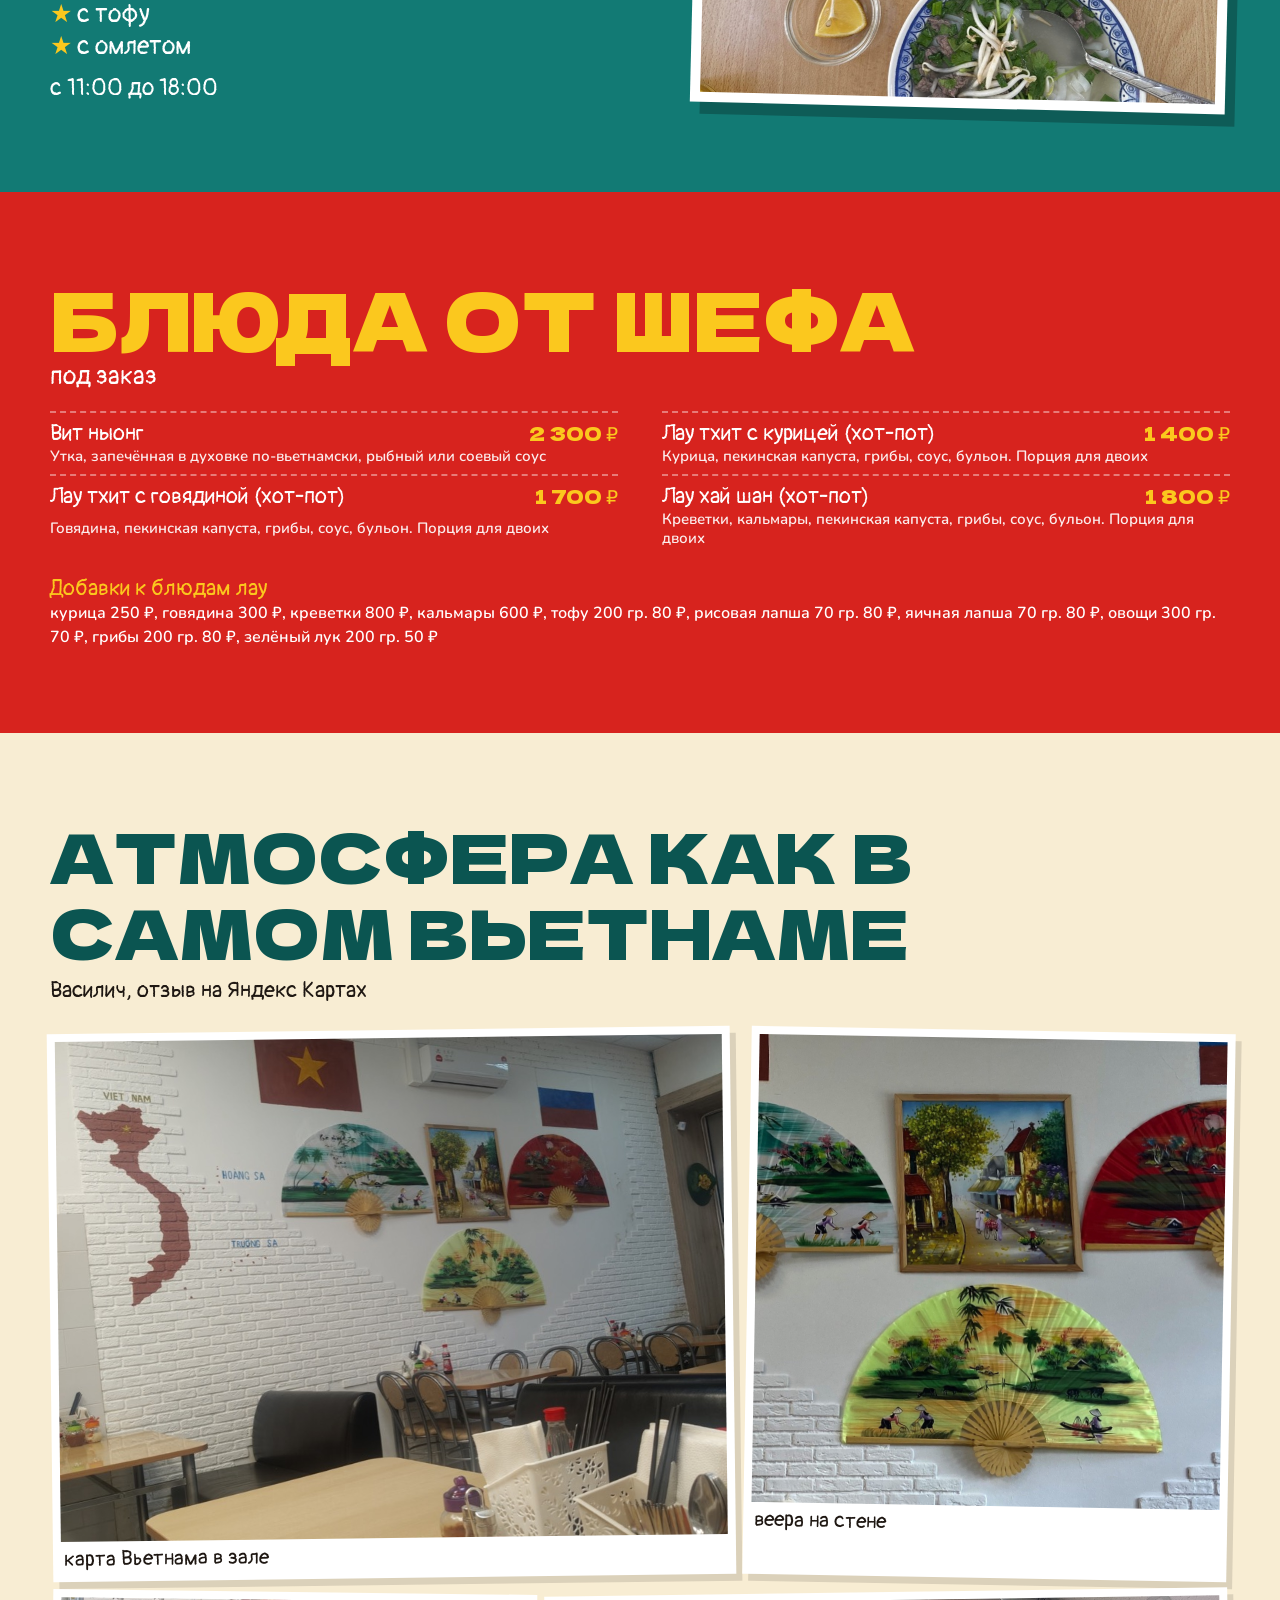
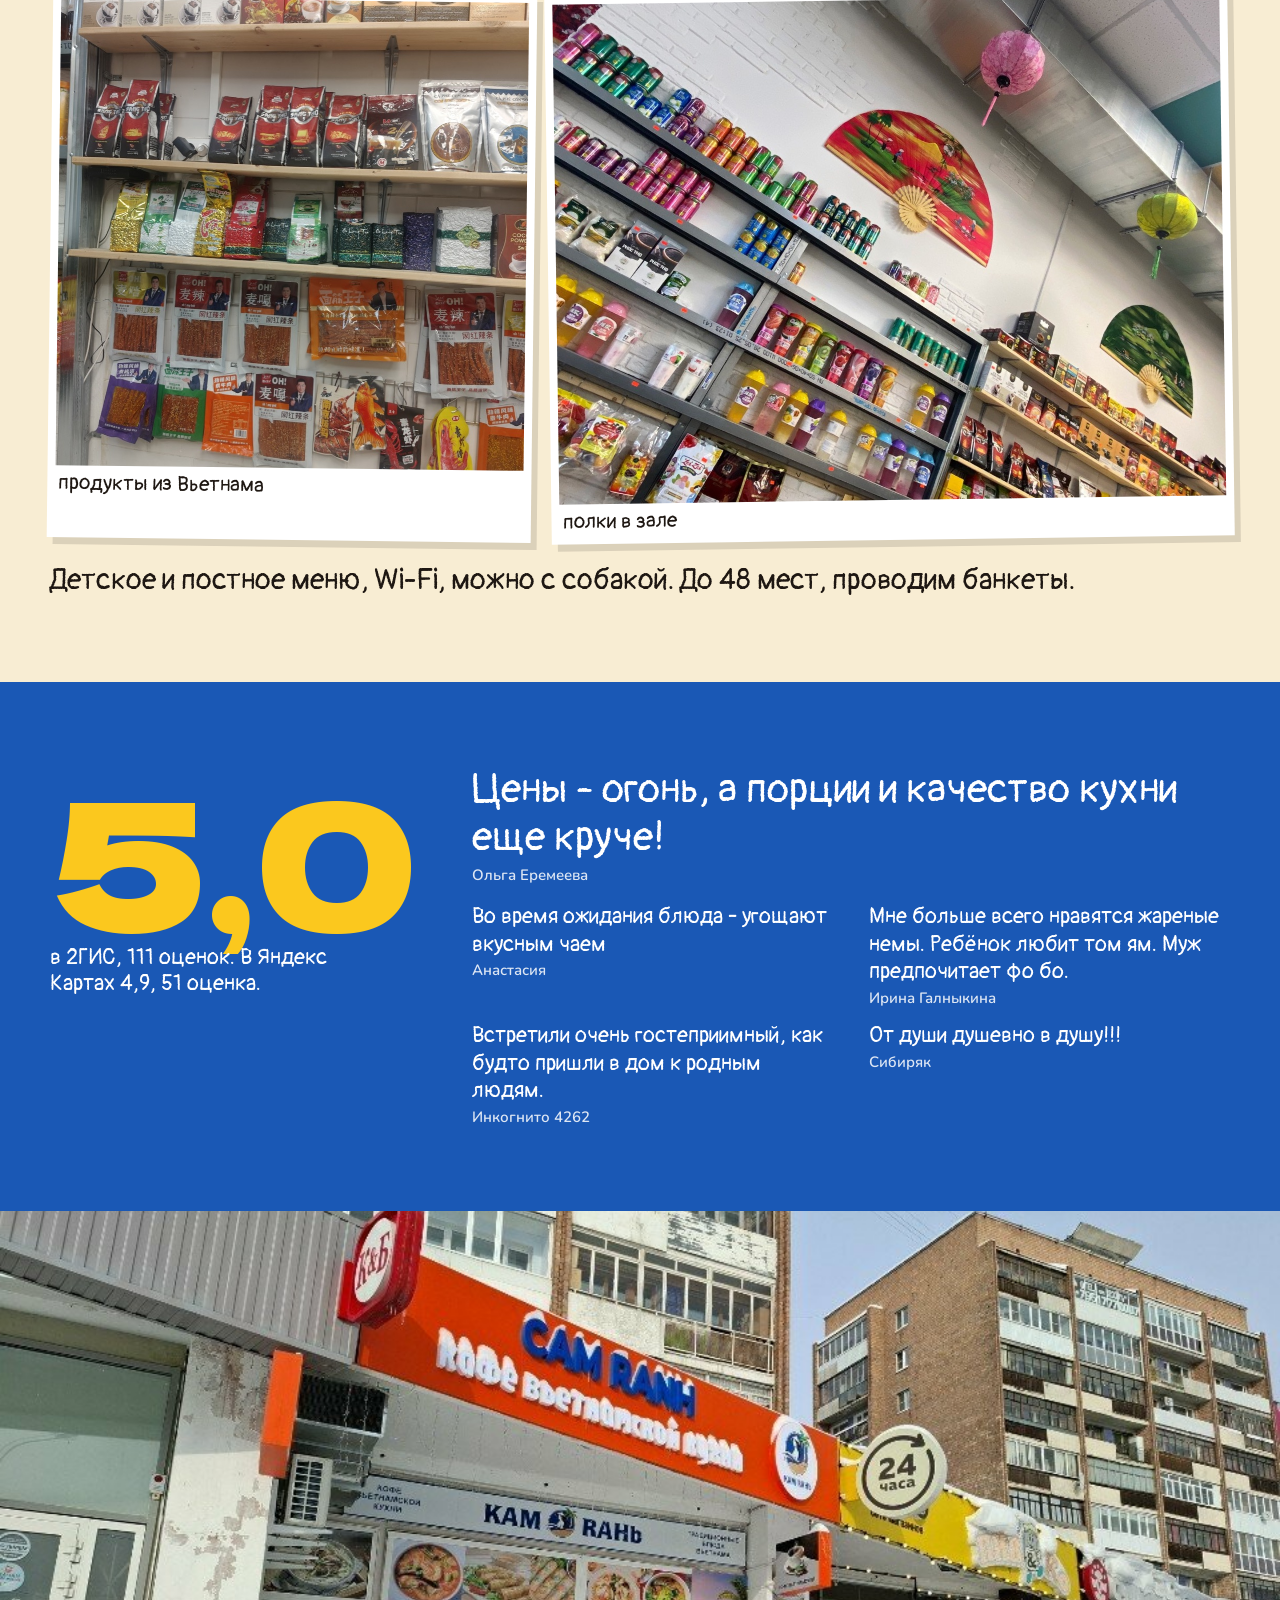
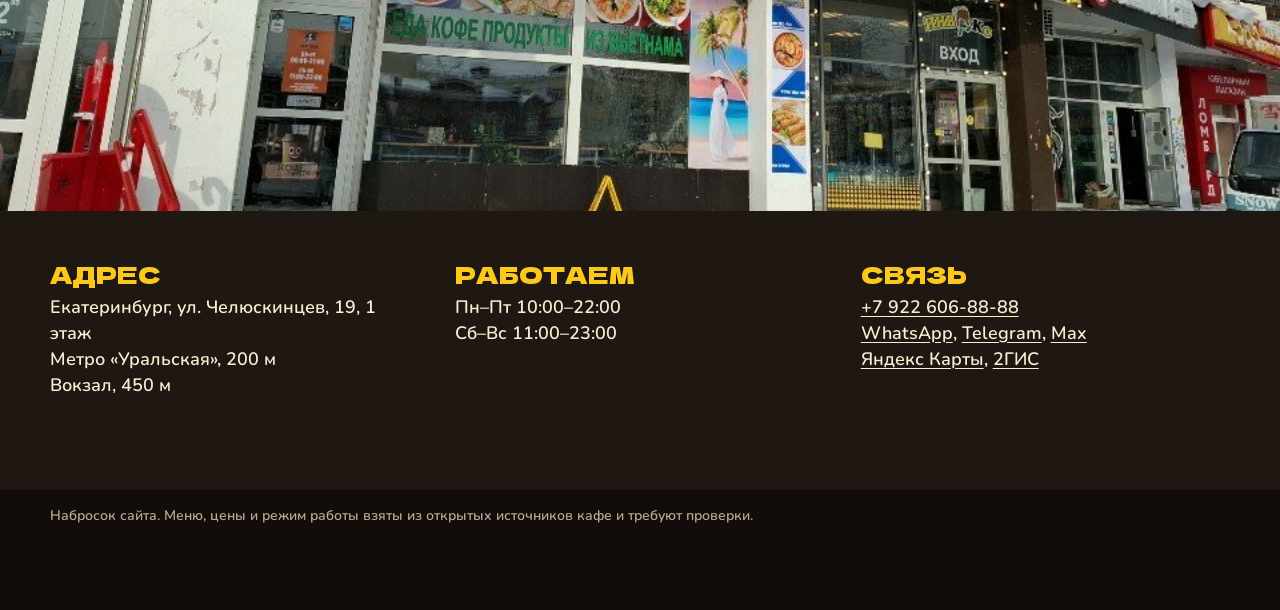
<file: kamran/index.html>
<!doctype html>
<html lang="ru">
<head>
<meta charset="utf-8">
<meta name="viewport" content="width=device-width, initial-scale=1">
<title>Кам Рань — вьетнамская кухня, Екатеринбург</title>
<meta name="description" content="Вьетнамское кафе на Челюскинцев, 19. Фо бо, бун бо хуэ, том ям, бизнес-ланч от 380 ₽. Пн–Пт 10:00–22:00, Сб–Вс 11:00–23:00.">
<meta name="robots" content="noindex">
<link rel="preconnect" href="https://fonts.googleapis.com">
<link rel="preconnect" href="https://fonts.gstatic.com" crossorigin>
<link href="https://fonts.googleapis.com/css2?family=Dela+Gothic+One&family=Nunito:wght@600;800&family=Pangolin&display=swap" rel="stylesheet">
<style>
:root{
  --red:#d7231e; --red2:#a01410; --yel:#fbc81e; --ochre:#eab23a; --cream:#f8edd3; --teal:#127a74; --teal2:#0b5551; --blue:#1a58b5; --blue2:#123f86; --ink:#1e1712;
  --sign:'Dela Gothic One','Arial Black',sans-serif; --hand:'Pangolin','Comic Sans MS',cursive; --txt:'Nunito',system-ui,sans-serif;
  --lime:url("data:image/svg+xml,%3Csvg xmlns='http://www.w3.org/2000/svg' width='300' height='300'%3E%3Cfilter id='n'%3E%3CfeTurbulence type='fractalNoise' baseFrequency='.012 .05' numOctaves='4'/%3E%3CfeColorMatrix values='0 0 0 0 .55 0 0 0 0 .32 0 0 0 0 .05 0 0 0 .55 -.14'/%3E%3C/filter%3E%3Crect width='300' height='300' filter='url(%23n)'/%3E%3C/svg%3E");
  --tile:url("data:image/svg+xml,%3Csvg xmlns='http://www.w3.org/2000/svg' width='72' height='72'%3E%3Crect width='72' height='72' fill='%23f8edd3'/%3E%3Cg fill='%23d7231e'%3E%3Cpath d='M0 0h26A26 26 0 0 1 0 26zM72 0v26A26 26 0 0 1 46 0zM72 72H46a26 26 0 0 1 26-26zM0 72V46a26 26 0 0 1 26 26z'/%3E%3C/g%3E%3Cpath fill='%23127a74' d='M36 12l7 17 17 7-17 7-7 17-7-17-17-7 17-7z'/%3E%3Ccircle cx='36' cy='36' r='5' fill='%23fbc81e'/%3E%3Cpath fill='none' stroke='%231e1712' stroke-opacity='.25' d='M.5.5h71v71H.5z'/%3E%3C/svg%3E");
  --flags:url("data:image/svg+xml,%3Csvg xmlns='http://www.w3.org/2000/svg' width='120' height='54'%3E%3Cpath d='M0 3q60 12 120 0' fill='none' stroke='%231e1712' stroke-width='2'/%3E%3Cpath fill='%23d7231e' d='M6 4l40 6-22 34z'/%3E%3Cpath fill='%23fbc81e' d='M66 10l40-5-18 35z'/%3E%3C/svg%3E");
}
*{box-sizing:border-box;margin:0}
html{scroll-behavior:smooth;scroll-padding-top:14px}
body{background:var(--ochre);color:var(--ink);font:600 18px/1.45 var(--txt);-webkit-font-smoothing:antialiased;overflow-x:hidden}
img{display:block;max-width:100%}
a{color:inherit}
:focus-visible{outline:3px solid var(--blue);outline-offset:3px}
.wrap{width:min(1180px,100% - 32px);margin-inline:auto}
.tiles{height:72px;background:var(--tile) center/72px}
.flags{height:54px;background:var(--flags) 0 0/120px 54px repeat-x}

/* плакат */
.poster{position:relative;overflow:hidden;background:repeating-conic-gradient(from 0deg at 73% 54%,#d7231e 0 9deg,#e8451f 9deg 18deg);min-height:min(100svh,860px);display:flex;flex-direction:column}
.poster .flags{position:relative;z-index:3}
.scene{position:absolute;inset:auto 0 0 0;width:100%;height:100%}
.signwrap{position:relative;z-index:4;flex:1;display:flex;align-items:center;padding-block:10px clamp(40px,8vh,84px)}
.board{position:relative;width:min(590px,100%);background:var(--yel);color:var(--red);padding:clamp(20px,3vw,34px) clamp(18px,3vw,38px) clamp(18px,2.6vw,30px);border:7px solid var(--red2);outline:5px solid var(--yel);transform:rotate(-1.4deg);box-shadow:12px 14px 0 #00000055}
.board::before,.board::after{content:"";position:absolute;top:-58px;width:6px;height:52px;background:var(--ink)}
.board::before{left:18%}.board::after{right:18%}
.dishes-top{font:400 clamp(21px,3vw,36px)/1.1 var(--sign);color:var(--blue2);letter-spacing:.02em}
h1{font:400 clamp(58px,10.4vw,118px)/1 var(--sign);color:var(--red);margin:.08em 0 .06em;text-shadow:3px 3px 0 var(--red2),6px 6px 0 #1e171722}
.board p{font:400 clamp(23px,2.8vw,31px)/1.15 var(--hand);color:var(--ink)}
.tel{display:block;margin-top:12px;background:var(--red);color:var(--yel);text-decoration:none;font:400 clamp(19px,5.6vw,39px)/1 var(--sign);padding:12px 6px 13px;text-align:center;white-space:nowrap}
.tel:hover{background:var(--blue2)}
.hours{margin-top:10px;font:400 21px/1.15 var(--hand);color:var(--ink)}

/* стена с меню */
.wall{background:var(--ochre) var(--lime);padding:clamp(40px,6vw,74px) 0 clamp(40px,6vw,70px)}
.wall h2{font:400 clamp(52px,10vw,118px)/1 var(--sign);color:var(--red2);text-align:center}
.wall .sub{text-align:center;font:400 clamp(22px,2.6vw,29px)/1.15 var(--hand);margin:4px 0 16px}
.jump{display:flex;gap:7px;overflow-x:auto;padding:10px 0 12px;scrollbar-width:none;justify-content:safe center}
.jump::-webkit-scrollbar{display:none}
.jump a{flex:0 0 auto;background:var(--ink);color:var(--yel);padding:7px 11px 8px;text-decoration:none;font:400 19px/1 var(--hand)}
.jump a:hover{background:var(--red)}
.boards{columns:2;column-gap:30px;margin-top:22px}
.sb{position:relative;break-inside:avoid;margin-bottom:34px;padding:clamp(18px,2.6vw,26px) clamp(16px,2.6vw,28px) clamp(16px,2.4vw,24px);color:#fff;background:var(--c,var(--blue));border:4px solid #fff;outline:6px solid var(--c,var(--blue));box-shadow:8px 10px 0 #00000040;scroll-margin-top:18px}
.sb:nth-child(odd){transform:rotate(-.5deg)}.sb:nth-child(even){transform:rotate(.45deg)}
.sb::before,.sb::after{content:"";position:absolute;top:7px;width:11px;height:11px;border-radius:50%;background:#e6e1d4;box-shadow:inset -2px -2px 0 #0004}
.sb::before{left:7px}.sb::after{right:7px}
.sb h3{font:400 clamp(35px,5.2vw,55px)/1.08 var(--sign);color:var(--h,var(--yel))}
.sb .ru{font:400 22px/1.1 var(--hand);margin-bottom:8px}
.it{display:grid;grid-template-columns:minmax(0,1fr) auto;gap:0 12px;padding:8px 0;border-top:2px dashed #ffffff55}
.it b{font:400 22px/1.16 var(--hand)}
.it .vn{display:block;font:400 17px/1.1 var(--hand);color:var(--h,var(--yel))}
.it .pr{font:400 19px/1.25 var(--sign);color:var(--h,var(--yel));white-space:nowrap}
.it p{grid-column:1/-1;font-size:15px;font-weight:600;line-height:1.3;opacity:.92}
.sb.y{--c:var(--yel);--h:var(--red2);color:var(--ink)}
.sb.y .it{border-top-color:#1e171755}
.ph{break-inside:avoid;margin-bottom:34px;background:#fff;padding:10px;box-shadow:8px 10px 0 #00000040;transform:rotate(1deg)}
.ph img{width:100%;aspect-ratio:1;object-fit:cover}
.small{font-size:15px;text-align:center;margin-top:6px}

/* улица */
.street{position:relative;background:var(--ochre) var(--lime);line-height:0}
.street svg{width:100%;height:auto;display:block;max-height:280px}

/* обед */
.lunch{background:var(--teal);color:#fff;padding:clamp(46px,7vw,84px) 0}
.lunch .g{display:grid;grid-template-columns:1.05fr .95fr;gap:30px 54px;align-items:center}
.lunch h2{font:400 clamp(42px,7vw,84px)/1.04 var(--sign);color:var(--yel)}
.lunch .from{font:400 clamp(37px,5vw,58px)/1.1 var(--sign);margin:6px 0}
.lunch ul{list-style:none;padding:0;font:400 25px/1.3 var(--hand)}
.lunch li::before{content:"★ ";color:var(--yel)}
.lunch .t{font:400 23px/1.2 var(--hand);margin-top:10px}
.lunch figure{background:#fff;padding:10px;transform:rotate(1.4deg);box-shadow:10px 12px 0 #00000040}
.lunch img{width:100%;aspect-ratio:5/4;object-fit:cover}

/* шеф */
.chef{background:var(--red);color:#fff;padding:clamp(46px,7vw,84px) 0}
.chef h2{font:400 clamp(40px,7vw,80px)/1.04 var(--sign);color:var(--yel)}
.chef .ru{font:400 25px/1.1 var(--hand);margin:4px 0 20px}
.chef .g{display:grid;grid-template-columns:repeat(2,minmax(0,1fr));gap:0 44px}
.chef .it{border-top-color:#ffffff66}
.chef .it .pr{color:var(--yel)}
.chef .add{margin-top:18px;font-size:16px;line-height:1.5}
.chef .add b{font:400 22px/1.2 var(--hand);color:var(--yel);display:block}

/* зал */
.room{background:var(--cream);padding:clamp(46px,7vw,84px) 0}
.room h2{font:400 clamp(34px,5.8vw,68px)/1.12 var(--sign);color:var(--teal2);max-width:15em}
.room .by{font:400 22px/1.2 var(--hand);margin-top:8px}
.pics{display:grid;grid-template-columns:repeat(12,1fr);gap:14px;margin-top:26px}
.pics figure{background:#fff;padding:8px;box-shadow:6px 7px 0 #1e171722}
.pics img{width:100%;object-fit:cover}
.pics figcaption{font:400 21px/1.15 var(--hand);padding:6px 3px 2px}
.p1{grid-column:span 7;transform:rotate(-.7deg)}.p1 img{aspect-ratio:4/3}
.p2{grid-column:span 5;transform:rotate(1deg)}.p2 img{aspect-ratio:1}
.p3{grid-column:span 5;transform:rotate(.7deg)}.p3 img{aspect-ratio:1}
.p4{grid-column:span 7;transform:rotate(-.8deg)}.p4 img{aspect-ratio:4/3}
.also{margin-top:22px;font:400 clamp(23px,2.7vw,29px)/1.25 var(--hand)}

/* гости */
.voices{background:var(--blue);color:#fff;padding:clamp(46px,7vw,84px) 0}
.voices .g{display:grid;grid-template-columns:auto 1fr;gap:20px 54px;align-items:start}
.big{font:400 clamp(86px,15vw,178px)/1 var(--sign);color:var(--yel)}
.big small{display:block;font:400 22px/1.2 var(--hand);color:#fff;max-width:14em}
.q{font:400 clamp(28px,3.8vw,41px)/1.18 var(--hand);margin-bottom:18px}
.q span,.qs span{display:block;font:600 15px/1.3 var(--txt);opacity:.85;margin-top:3px}
.qs{display:grid;grid-template-columns:1fr 1fr;gap:14px 36px}
.qs p{font:400 22px/1.25 var(--hand)}

/* адрес */
.find{background:var(--ink);color:var(--cream)}
.find>img{width:100%;max-height:600px;object-fit:cover;object-position:50% 38%}
.find .g{display:grid;grid-template-columns:repeat(3,minmax(0,1fr));gap:20px 36px;padding:clamp(30px,5vw,50px) 0 clamp(92px,8vw,60px)}
.find h3{font:400 24px/1.1 var(--sign);color:var(--yel);margin-bottom:6px}
.find a{text-underline-offset:3px}
footer{background:#120d0a;color:#b9a892;font-size:14px;padding:16px 0 84px}
.mob{display:none}
@media (max-width:860px){
  body{font-size:17px}
  .poster{min-height:0}
  .signwrap{display:block;padding:14px 0 56vw}
  .boards{columns:1}
  .lunch .g,.voices .g,.qs,.chef .g,.find .g{grid-template-columns:minmax(0,1fr)}
  .p1,.p2,.p3,.p4{grid-column:span 12}
  .tiles{height:48px;background-size:48px}
  .mob{display:block;position:fixed;inset:auto 0 0 0;z-index:20;background:var(--ink);padding:8px 10px calc(8px + env(safe-area-inset-bottom))}
  .mob a{display:flex;align-items:center;justify-content:center;min-height:50px;background:var(--red);color:var(--yel);text-decoration:none;font:400 20px/1 var(--sign)}
}
</style>
</head>
<body id="home">

<section class="poster">
  <svg class="scene" viewBox="0 0 1400 860" preserveAspectRatio="xMaxYMax slice" aria-hidden="true">
    <circle cx="1022" cy="464" r="214" fill="#fbc81e"/>
    <path fill="#0b5551" d="M520 650c30-120 54-190 92-196 34-6 44 60 74 62 22 2 28-96 62-104 44-10 56 114 92 118 26 2 34-58 64-56 42 4 54 110 98 118 22 4 30-52 58-50 40 4 60 96 100 96 26 0 34-30 60-30 34 0 50 40 80 42v40H520z"/>
    <rect y="640" width="1400" height="220" fill="#127a74"/>
    <g fill="none" stroke="#f8edd3" stroke-opacity=".55" stroke-width="5" stroke-linecap="round"><path d="M560 680q30-14 60 0t60 0M780 668q30-14 60 0t60 0M1160 678q30-14 60 0t60 0M640 748q30-14 60 0t60 0M1190 754q30-14 60 0t60 0"/></g>
    <!-- джонка из их меню -->
    <g transform="translate(712 512) scale(.7)">
      <path fill="#1e1712" d="M2 176c40 12 170 12 232-10l26-30-16 4c-60 16-196 18-246 10z"/>
      <path fill="#1e1712" d="M84 14h6v150h-6zM164 34h6v130h-6z"/>
      <path fill="#d7231e" d="M92 6c44 22 52 92 44 146H92zM34 40c30 16 44 66 44 114H20c10-34 18-76 14-114zM172 40c30 14 44 52 40 106h-40z"/>
      <path fill="none" stroke="#1e1712" stroke-width="3" d="M92 44h38M92 80h44M92 116h44M28 86h44M26 120h50M172 76h30M172 110h38"/>
    </g>
    <!-- тарелка фо -->
    <g transform="translate(905 545) scale(.8)">
      <g fill="none" stroke="#f8edd3" stroke-width="13" stroke-linecap="round" opacity=".92"><path d="M110 104c-34-44 34-62 0-112"/><path d="M196 96c-34-44 34-62 0-112"/><path d="M282 104c-34-44 34-62 0-112"/></g>
      <path fill="#f8edd3" d="M-26 170h440c-12 104-96 176-220 176S-14 274-26 170z"/>
      <path fill="#1a58b5" d="M-22 196h432c-2 16-5 25-9 36H-13c-4-11-7-20-9-36z"/>
      <path fill="#f8edd3" d="M14 210l14-8 14 8-14 8zM76 210l14-8 14 8-14 8zM138 210l14-8 14 8-14 8zM200 210l14-8 14 8-14 8zM262 210l14-8 14 8-14 8zM324 210l14-8 14 8-14 8z"/>
      <ellipse cx="194" cy="170" rx="221" ry="44" fill="#1a58b5"/>
      <ellipse cx="194" cy="170" rx="202" ry="34" fill="#f2d27a"/>
      <g fill="none" stroke="#fff6dd" stroke-width="8" stroke-linecap="round"><path d="M40 170c34-22 60 18 96-2s66 16 104-2 66 14 98 0"/><path d="M62 186c34-14 60 10 96-4s66 12 104-2 50 6 64 2"/></g>
      <g fill="#3c8c2e"><path d="M118 152c10-16 34-16 40 0-12 10-30 10-40 0zM232 148c10-16 34-16 40 0-12 10-30 10-40 0z"/></g>
      <path fill="#a34a2a" d="M168 150c10-10 44-10 56 0-14 12-44 12-56 0z"/>
      <path fill="#d7231e" d="M300 164a11 11 0 1 1 22 0 11 11 0 0 1-22 0z"/>
      <g stroke="#1e1712" stroke-width="10" stroke-linecap="round"><path d="M336 150L470 26"/><path d="M304 146L434 12"/></g>
    </g>
    <rect y="846" width="1400" height="14" fill="#0b5551"/>
  </svg>
  <div class="flags"></div>
  <div class="wrap signwrap">
    <div class="board">
      <div class="dishes-top">PHỞ · BÚN · CƠM</div>
      <h1>КАМ РАНЬ</h1>
      <p>вьетнамская кухня</p>
      <a class="tel" href="tel:+79226068888">+7 922 606-88-88</a>
      <div class="hours" id="now">Челюскинцев, 19</div>
    </div>
  </div>
</section>
<div class="tiles" aria-hidden="true"></div>

<main>
<section class="wall" id="menu">
  <div class="wrap">
    <h2>МЕНЮ</h2>
    <p class="sub">Порции большие, цены демократичные. Так пишут гости</p>
    <nav class="jump" id="jump" aria-label="Разделы меню"></nav>
    <div class="boards" id="boards"></div>
    <p class="small">Цены и состав из карточки кафе в 2ГИС, обновлено 27 марта 2026. В наброске их нужно сверить с кафе.</p>
  </div>
</section>
<div class="street" aria-hidden="true">
  <svg viewBox="0 0 1400 230" preserveAspectRatio="xMidYMax meet">
    <rect y="190" width="1400" height="40" fill="#8a7f70"/>
    <g id="st"><path fill="#d7231e" d="M300 96h120l-8 14H308zM312 110h14l-12 80h-14zM394 110h14l12 80h-14zM334 120h52v8h-52z"/></g>
    <use href="#st" x="-190"/><path fill="#1a58b5" d="M820 96h120l-8 14H828zM832 110h14l-12 80h-14zM914 110h14l12 80h-14zM854 120h52v8h-52z"/>
    <path fill="#1a58b5" d="M1120 96h120l-8 14h-104zM1132 110h14l-12 80h-14zM1214 110h14l12 80h-14zM1154 120h52v8h-52z"/>
    <path fill="#f8edd3" d="M500 66h260v14H500z"/><path fill="#d7231e" d="M514 80h14l-8 110h-14zM732 80h14l14 110h-14z"/>
    <path fill="#f8edd3" d="M560 38h140c-4 18-24 28-70 28s-66-10-70-28z"/><path fill="#1a58b5" d="M560 38h140l-3 9H563z"/>
    <path stroke="#1e1712" stroke-width="6" d="M676 34l52-30M690 36l48-24"/>
  </svg>
</div>
<div class="tiles" aria-hidden="true"></div>

<section class="lunch" id="lunch">
  <div class="wrap g">
    <div>
      <h2>БИЗНЕС-ЛАНЧ</h2>
      <div class="from">от 380 ₽</div>
      <ul><li>рис с рыбой</li><li>рис с мясом</li><li>с тофу</li><li>с омлетом</li></ul>
      <div class="t">с 11:00 до 18:00</div>
    </div>
    <figure><img loading="lazy" src="img/r16.jpg" alt="Рис с мясом, овощами и суп на столе"></figure>
  </div>
</section>

<section class="chef" id="chef">
  <div class="wrap">
    <h2>БЛЮДА ОТ ШЕФА</h2>
    <p class="ru">под заказ</p>
    <div class="g">
      <div class="it"><b>Вит ныонг</b><span class="pr">2 300 ₽</span><p>Утка, запечённая в духовке по-вьетнамски, рыбный или соевый соус</p></div>
      <div class="it"><b>Лау тхит с курицей (хот-пот)</b><span class="pr">1 400 ₽</span><p>Курица, пекинская капуста, грибы, соус, бульон. Порция для двоих</p></div>
      <div class="it"><b>Лау тхит с говядиной (хот-пот)</b><span class="pr">1 700 ₽</span><p>Говядина, пекинская капуста, грибы, соус, бульон. Порция для двоих</p></div>
      <div class="it"><b>Лау хай шан (хот-пот)</b><span class="pr">1 800 ₽</span><p>Креветки, кальмары, пекинская капуста, грибы, соус, бульон. Порция для двоих</p></div>
    </div>
    <p class="add"><b>Добавки к блюдам лау</b>курица 250 ₽, говядина 300 ₽, креветки 800 ₽, кальмары 600 ₽, тофу 200 гр. 80 ₽, рисовая лапша 70 гр. 80 ₽, яичная лапша 70 гр. 80 ₽, овощи 300 гр. 70 ₽, грибы 200 гр. 80 ₽, зелёный лук 200 гр. 50 ₽</p>
  </div>
</section>

<section class="room" id="room">
  <div class="wrap">
    <h2>АТМОСФЕРА КАК В САМОМ ВЬЕТНАМЕ</h2>
    <p class="by">Василич, отзыв на Яндекс Картах</p>
    <div class="pics">
      <figure class="p1"><img loading="lazy" src="img/r7.jpg" alt="Зал кафе: стена с картой Вьетнама, флагами и веерами"><figcaption>карта Вьетнама в зале</figcaption></figure>
      <figure class="p2"><img loading="lazy" src="img/r25.jpg" alt="Веера и картина на стене"><figcaption>веера на стене</figcaption></figure>
      <figure class="p3"><img loading="lazy" src="img/r9.jpg" alt="Полки с вьетнамскими продуктами"><figcaption>продукты из Вьетнама</figcaption></figure>
      <figure class="p4"><img loading="lazy" src="img/r24.jpg" alt="Полки с напитками и красный веер"><figcaption>полки в зале</figcaption></figure>
    </div>
    <p class="also">Детское и постное меню, Wi-Fi, можно с собакой. До 48 мест, проводим банкеты.</p>
  </div>
</section>

<section class="voices" id="voices">
  <div class="wrap g">
    <div class="big">5,0<small>в 2ГИС, 111 оценок. В Яндекс Картах 4,9, 51 оценка.</small></div>
    <div>
      <p class="q">Цены - огонь, а порции и качество кухни еще круче!<span>Ольга Еремеева</span></p>
      <div class="qs">
        <p>Во время ожидания блюда - угощают вкусным чаем<span>Анастасия</span></p>
        <p>Мне больше всего нравятся жареные немы. Ребёнок любит том ям. Муж предпочитает фо бо.<span>Ирина Галныкина</span></p>
        <p>Встретили очень гостеприимный, как будто пришли в дом к родным людям.<span>Инкогнито 4262</span></p>
        <p>От души душевно в душу!!!<span>Сибиряк</span></p>
      </div>
    </div>
  </div>
</section>

<section class="find" id="find">
  <img loading="lazy" src="img/y1.jpg" alt="Вывеска кафе на улице Челюскинцев">
  <div class="wrap g">
    <div><h3>АДРЕС</h3>Екатеринбург, ул. Челюскинцев, 19, 1 этаж<br>Метро «Уральская», 200 м<br>Вокзал, 450 м</div>
    <div><h3>РАБОТАЕМ</h3>Пн–Пт 10:00–22:00<br>Сб–Вс 11:00–23:00</div>
    <div><h3>СВЯЗЬ</h3><a href="tel:+79226068888">+7 922 606-88-88</a><br><a href="https://wa.me/79226068888" target="_blank" rel="noopener">WhatsApp</a>, <a href="https://t.me/+79226068888" target="_blank" rel="noopener">Telegram</a>, <a href="https://max.ru/u/f9LHodD0cOKJ5pukm2-4fhPz8YO0IT8QAgxaf3qhlSXm73rwnWGcggGX55E" target="_blank" rel="noopener">Max</a><br><a href="https://yandex.ru/maps/org/kam_ran/108897180550/" target="_blank" rel="noopener">Яндекс Карты</a>, <a href="https://2gis.ru/ekaterinburg/firm/70000001103817415" target="_blank" rel="noopener">2ГИС</a></div>
  </div>
</section>
</main>

<footer><div class="wrap">Набросок сайта. Меню, цены и режим работы взяты из открытых источников кафе и требуют проверки.</div></footer>
<div class="mob"><a href="tel:+79226068888">ПОЗВОНИТЬ</a></div>

<script>
const M=[
{t:'Супы',h:'Супы',s:'',i:[
 ['Фо бо','Говядина, рисовая лапша фо, ростки бобов, костный бульон со звёздчатым анисом, корица, зелёный лук, петрушка. На выбор: говядина полной или средней отварки',450,'Phở bò (chín/tái)'],
 ['Фо сот ванг','Говядина, рисовая лапша фо, ростки бобов, костный бульон',470,'Phở sốt vang'],
 ['Фо га','Курица, рисовая лапша фо, ростки бобов, костный бульон',450,'Phở gà'],
 ['Бун сот ванг','',470,'','m5.jpg'],
 ['Бун бо хуэ','Говядина, фрикадельки из креветок и говядины, нарезка свиной рульки, рисовая лапша бун, ростки бобов, костный бульон, петрушка, лук, сахар',470,'Bún bò Huế'],
 ['Бун хай сан','Креветки, рыбные котлетки, кальмар, рисовая лапша бун, ростки бобов, костный бульон, помидор, петрушка, лук, лимонный сок',470,'Bún hải sản'],
 ['Том ям','Креветки, кальмары, мидии, грибы, шарики из морепродуктов, имбирь, лемонграсс, сливки, кокосовое молоко, гарнир на выбор (рис/лапша)',470],
 ['Бун бо тай','',450],['Бун бо чин','',450],
 ['Бун риеу куа бап бо','Нарезка говяжьей рульки, крабовый фарш, рисовая лапша бун, ростки бобов',470],
 ['Бун ча ка манг кай','Жареные рыбные котлетки, рисовая лапша бун, ростки бобов, бамбук, костный бульон',470],
 ['Бун га','Курица, рисовая лапша бун, ростки бобов, костный бульон',450],
 ['Суп том','Суп с креветками по-вьетнамски',450],['Суп зай сан','Суп с морепродуктами по-вьетнамски',500],['Суп га','Суп с курицей по-вьетнамски',420]]},
{t:'Закуски',h:'Đồ ăn nhẹ',s:'Закуски',i:[
 ['Нго чиен','Хрустящая кукуруза в панировке, 150 гр.',300,'Ngô chiên'],
 ['Кхоай тай чиен','Картофель фри в панировке, 150 гр.',300,'Khoai tây chiên','m6.jpg'],
 ['Нэм ран','2 шт. жареные роллы',200],['Нэм хай сан','2 шт. роллы с морепродуктами',240],['Нэм куон','2 шт. спринг-роллы',240]]},
{t:'Салаты',h:'Салаты',s:'',i:[
 ['Салат рау ку','Морковь, капуста, манго, салат листовой, петрушка, майонез',400,'','m7.jpg'],
 ['Ном том','Креветки, манго, ростки бобов, арахис, огурец, морковь, петрушка, лук, рыбный соус, сахар',470],
 ['Ном га','Курица, ростки бобов, арахис, огурец, морковь, петрушка, лук, рыбный соус, сахар',420],
 ['Ном бо','Говядина, ростки бобов, арахис, огурец, морковь, петрушка, лук, рыбный соус, сахар',470],
 ['Ном хай сан','Креветки, кальмар, ростки бобов, арахис, огурец, морковь, петрушка, лук, рыбный соус, сахар',470]]},
{t:'С лапшой',h:'Горячие блюда с лапшой',s:'',i:[
 ['Бун мок','Фрикадельки из свинины, рисовая лапша бун, костный бульон',470],
 ['Бун бо нам бо','Говядина, рисовая лапша бун, ростки бобов, огурец, морковь, петрушка, арахис, рыбный соус, сахар',470],
 ['Бун ча ныонг','Котлетки из свиного фарша на гриле, рисовая лапша бун, ростки бобов, огурец, морковь, петрушка, рыбный соус, сахар',470],
 ['Миен га','Курица, фунчоза, грибы шиитаке, листья лимона, ростки бобов, петрушка',450],
 ['Миен чон га','Курица, обжаренная фунчоза, жареный лук, петрушка, соевый соус',450],
 ['Миен чон бо','Говядина, обжаренная фунчоза, жареный лук, ростки бобов, петрушка',470],
 ['Ми сао бо','Говядина, овощи сезонные, обжаренная лапша ми, соевый соус',450],
 ['Ми сао рау ку','Овощи сезонные, обжаренная лапша ми, соевый соус',450],
 ['Ми сао га','Курица, овощи сезонные, обжаренная лапша ми, соевый соус',450]]},
{t:'С рисом',h:'Горячие блюда с рисом',s:'',i:[
 ['Ком том рим чуа нгот','Рис с кисло-сладкими креветками по-вьетнамски',450],
 ['Ком ка сот ка чуа','Рис с жареной рыбой в томатном соусе',450],['Ком ка кхо то','Рис с тушёной рыбой',450],
 ['Ком сыон сот кам','Рис с жареными рёбрышками в соусе из апельсина',450],['Ком сыон сот зыа','Рис с жареными рёбрышками в соусе из ананаса',450],
 ['Ком тхит ба чи рим','Рис с тушёной свиной грудинкой по-вьетнамски',450],
 ['Ком ранг зыа бо','Жареный рис, говядина, солёная китайская капуста, рыбный соус, яйцо',500],
 ['Ком ранг хай сан','Жареный рис, креветки, кальмар, крабовые палочки, рыбные котлетки, овощи сезонные, рыбный соус, яйцо',500],
 ['Ком ранг тхап кам','Жареный рис, свинина, свиная колбаса по-вьетнамски, овощи сезонные, рыбный соус, яйцо',500],
 ['Ком га сот мам той','Рис с жареной курицей в чесночно-рыбном соусе',450],
 ['Ком га сот чань зай','Рис с жареной курицей в соусе из маракуйи',450],['Ком га сот кам','Рис с жареной курицей в соусе из апельсина',450]]},
{t:'С мясом',h:'Блюда с мясом',s:'',i:[
 ['Бо лук лак','Говядина с овощами в солёно-сладком соусе',500,'','m2.jpg'],['Бо сот ванг','Говядина в винном соусе',470,'','m3.jpg'],
 ['Бо сот тиеу ден','Говядина с соусом из чёрного болгарского перца',500,'','m4.jpg'],
 ['Бань ми чао','Картошка фри, жареное яйцо, сосиски, нарезка вьетнамской колбасы в кисло-сладком соусе',400,'','m1.jpg'],
 ['Бань ми сот ванг','Говядина в винном соусе с багетом',450],
 ['Сыон сот чуа нгот','2 шт. жареные рёбрышки в кисло-сладком соусе',300],['Сыон сот кам','2 шт. жареные рёбрышки в соусе из апельсинов',300],
 ['Сыон сот чань зай','2 шт. жареные рёбрышки в соусе из маракуйи',300],['Сыон сот зыа','2 шт. жареные рёбрышки в соусе из ананаса',320],
 ['Тхит ба чи рим','Тушёная свиная грудинка по-вьетнамски',400],['Кхо кует','Тушёная свиная грудинка в сладко-рыбном соусе по-вьетнамски',420],
 ['Тай хео у муои','Свиные ушки на солёном пару (1 ушко)',300]]},
{t:'С курицей',h:'Блюда с курицей',s:'',i:[
 ['Га чиен су','Жареная курица в кляре, 300 гр.',600,'Gà chiên xù'],['Га сот зыа','2 крыла, жареная курица в соусе из ананаса',320],
 ['Га сот кай','2 шт. крылья, жареная курица в остром соусе',320],['Га сот чуа нгот','2 шт. крылья, жареная курица в кисло-сладком соусе',320],
 ['Га виен сот чынг муой','3 шт. отбивная курица в соусе из солёных яиц',360],['Га сот мам той','2 шт. крылья, жареная курица в чесночно-рыбном соусе',320],
 ['Га сот кам','2 шт. крылья, жареная курица в соусе из апельсинов',320],['Га у муои','Курица на солёном пару (пол курицы)',650],
 ['Га бо сой','Курица (половина) «без выхода»: варёная курица, обжаренная в тесте из клейкого риса',900]]},
{t:'Морепродукты',h:'Блюда с морепродуктами',s:'',i:[
 ['Том чиен су','5 шт. креветки в кляре',600,'','m10.jpg'],['Том хап','5 шт. креветки на пару',600,'','m9.jpg'],['Том сот фо май','5 шт. креветки в сырном соусе',600,'','m8.jpg'],
 ['Том сот чынг муой','5 шт. жареные креветки в соусе из солёных яиц',600],['Ка кхо то','Тушёная рыба',400],['Ка сот ка чуа','Жареная рыба в томатном соусе',400],
 ['Ча ка чиен','Жареные рыбные котлетки',420],['Ча ка сот','Жареные рыбные котлетки в томатном соусе',450]]},
{t:'Вегетарианские',h:'Вегетарианские блюда',s:'',i:[
 ['Тофу чуа нгот','Тофу в кисло-сладком соусе',450],['Сой чим чиен','Жареный пирожок из клейкого риса',200],
 ['Рао сао тхап кам','Обжаренные овощи: овощи сезонные, грибы шиитаке, соевый соус',450]]}
];
/* вьетнамские названия: только те, что прочитаны на страницах их меню */
const VN={'Ном том':'Nộm tôm','Ном га':'Nộm gà','Ном бо':'Nộm bò','Сыон сот зыа':'Sườn sốt dứa','Га сот кай':'Gà sốt cay','Га сот чуа нгот':'Gà sốt chua ngọt','Ком га сот мам той':'Cơm gà sốt mắm tỏi','Ком га сот чань зай':'Cơm gà sốt chanh dây','Ком га сот кам':'Cơm gà sốt cam'};
const T=[['PHỞ · BÚN','Супы',''],['ĐỒ ĂN NHẸ','Закуски','y'],['NỘM','Салаты','t'],['С ЛАПШОЙ','Горячие блюда с лапшой','r'],['CƠM','Блюда с рисом','y'],['MÓN CHÍNH','Блюда с мясом',''],['MÓN CHÍNH','Блюда с курицей','r'],['MÓN CHÍNH','Блюда с морепродуктами','t'],['ОВОЩИ','Вегетарианские блюда','y']];
const C={t:'--c:#127a74',r:'--c:#d7231e'};
const PH={4:['r29.jpg','Фо бо в тарелке с синим узором'],6:['r23.jpg','Суп в тарелке с синим узором']};
const boards=document.getElementById('boards'),jump=document.getElementById('jump');
M.forEach((s,n)=>{
  const t=T[n],a=document.createElement('a');a.href='#s'+n;a.textContent=s.t;jump.append(a);
  const e=document.createElement('article');e.className='sb'+(t[2]==='y'?' y':'');e.id='s'+n;if(C[t[2]])e.style.cssText=C[t[2]];
  e.innerHTML='<h3>'+t[0]+'</h3><div class="ru">'+t[1]+'</div>'+s.i.map(r=>{const v=r[3]||VN[r[0]];return '<div class="it"><b>'+(v?'<span class="vn">'+v+'</span>':'')+r[0]+'</b><span class="pr">'+r[2]+' ₽</span>'+(r[1]?'<p>'+r[1]+'</p>':'')+'</div>'}).join('');
  boards.append(e);
  if(PH[n]){const f=document.createElement('figure');f.className='ph';f.innerHTML='<img loading="lazy" src="img/'+PH[n][0]+'" alt="'+PH[n][1]+'">';boards.append(f)}
});
/* открыто сейчас: время Екатеринбурга */
(()=>{const d=new Date(Date.now()+(new Date().getTimezoneOffset()+300)*6e4),w=d.getDay(),we=w===0||w===6,a=we?660:600,b=we?1380:1320,m=d.getHours()*60+d.getMinutes(),el=document.getElementById('now');
  if(m>=a&&m<b)el.textContent='Челюскинцев, 19 · открыто до '+(we?'23:00':'22:00')})();
</script>
</body>
</html>
</file>
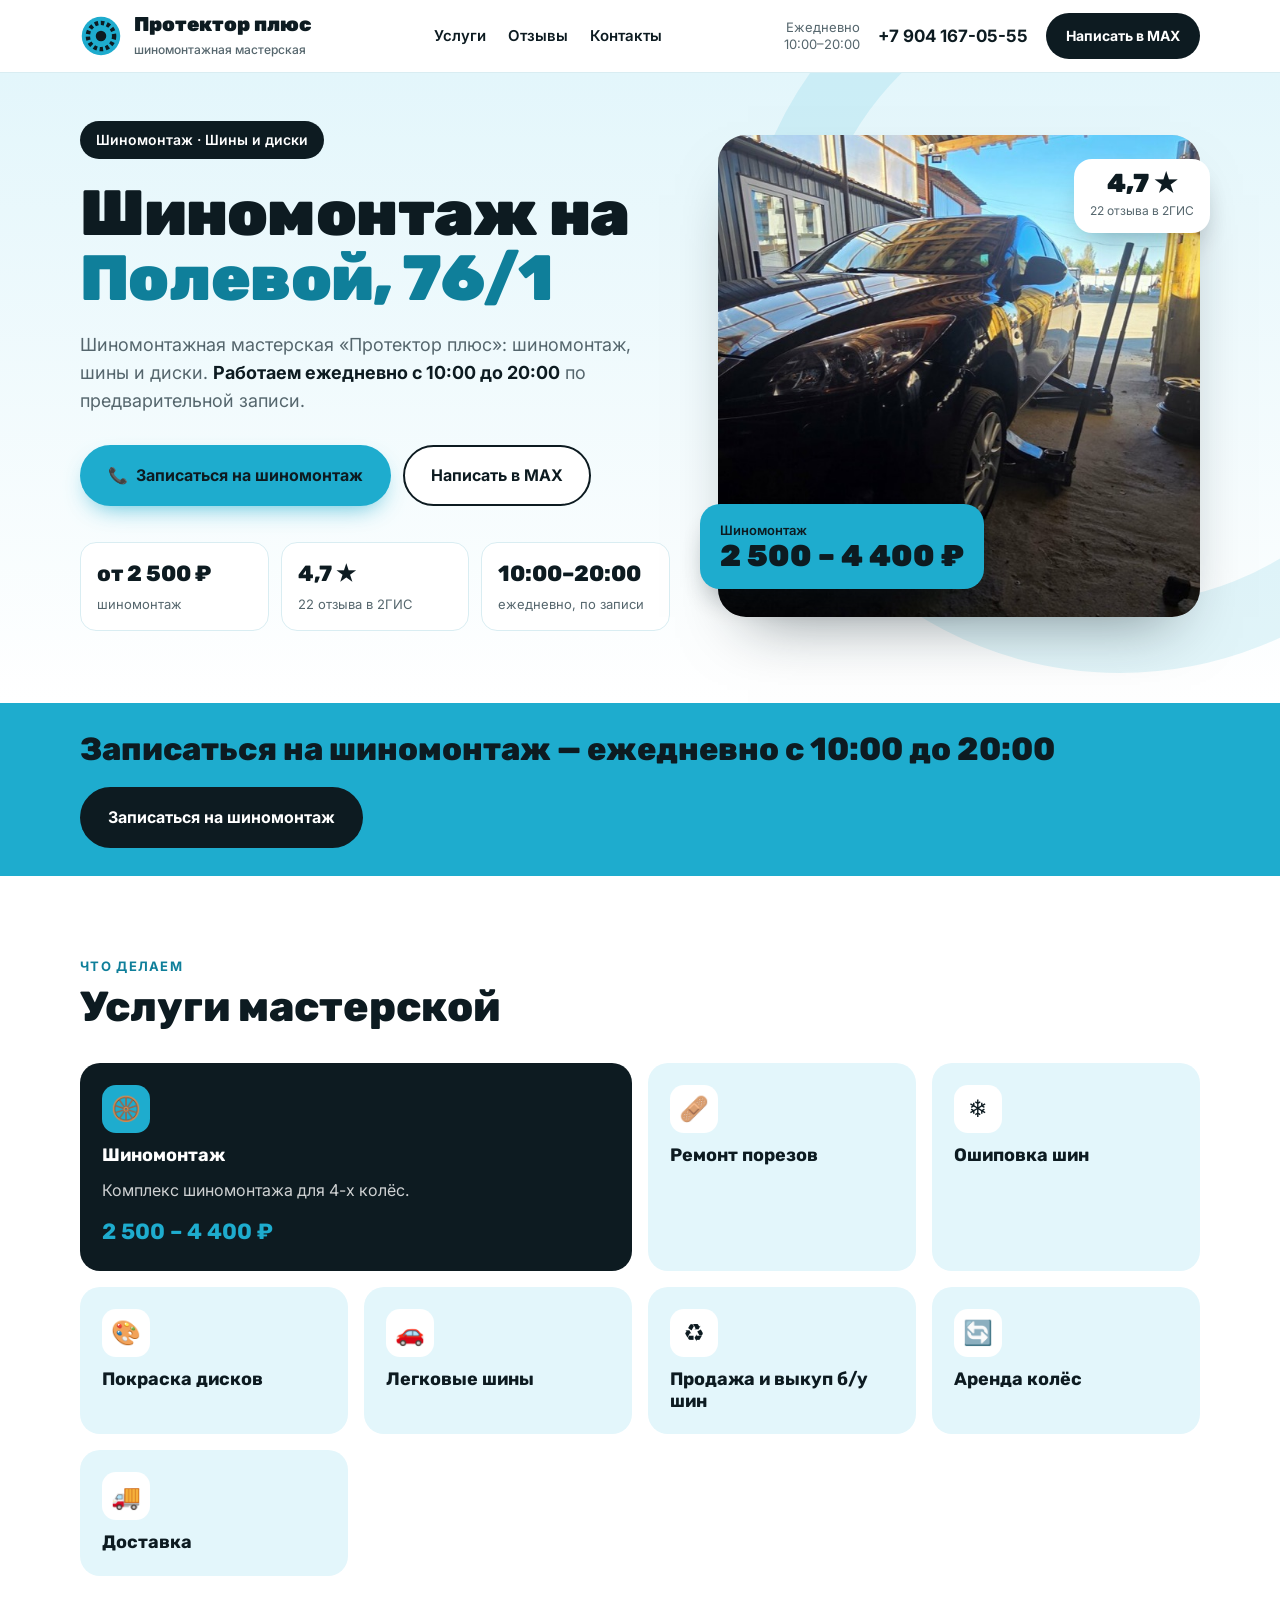
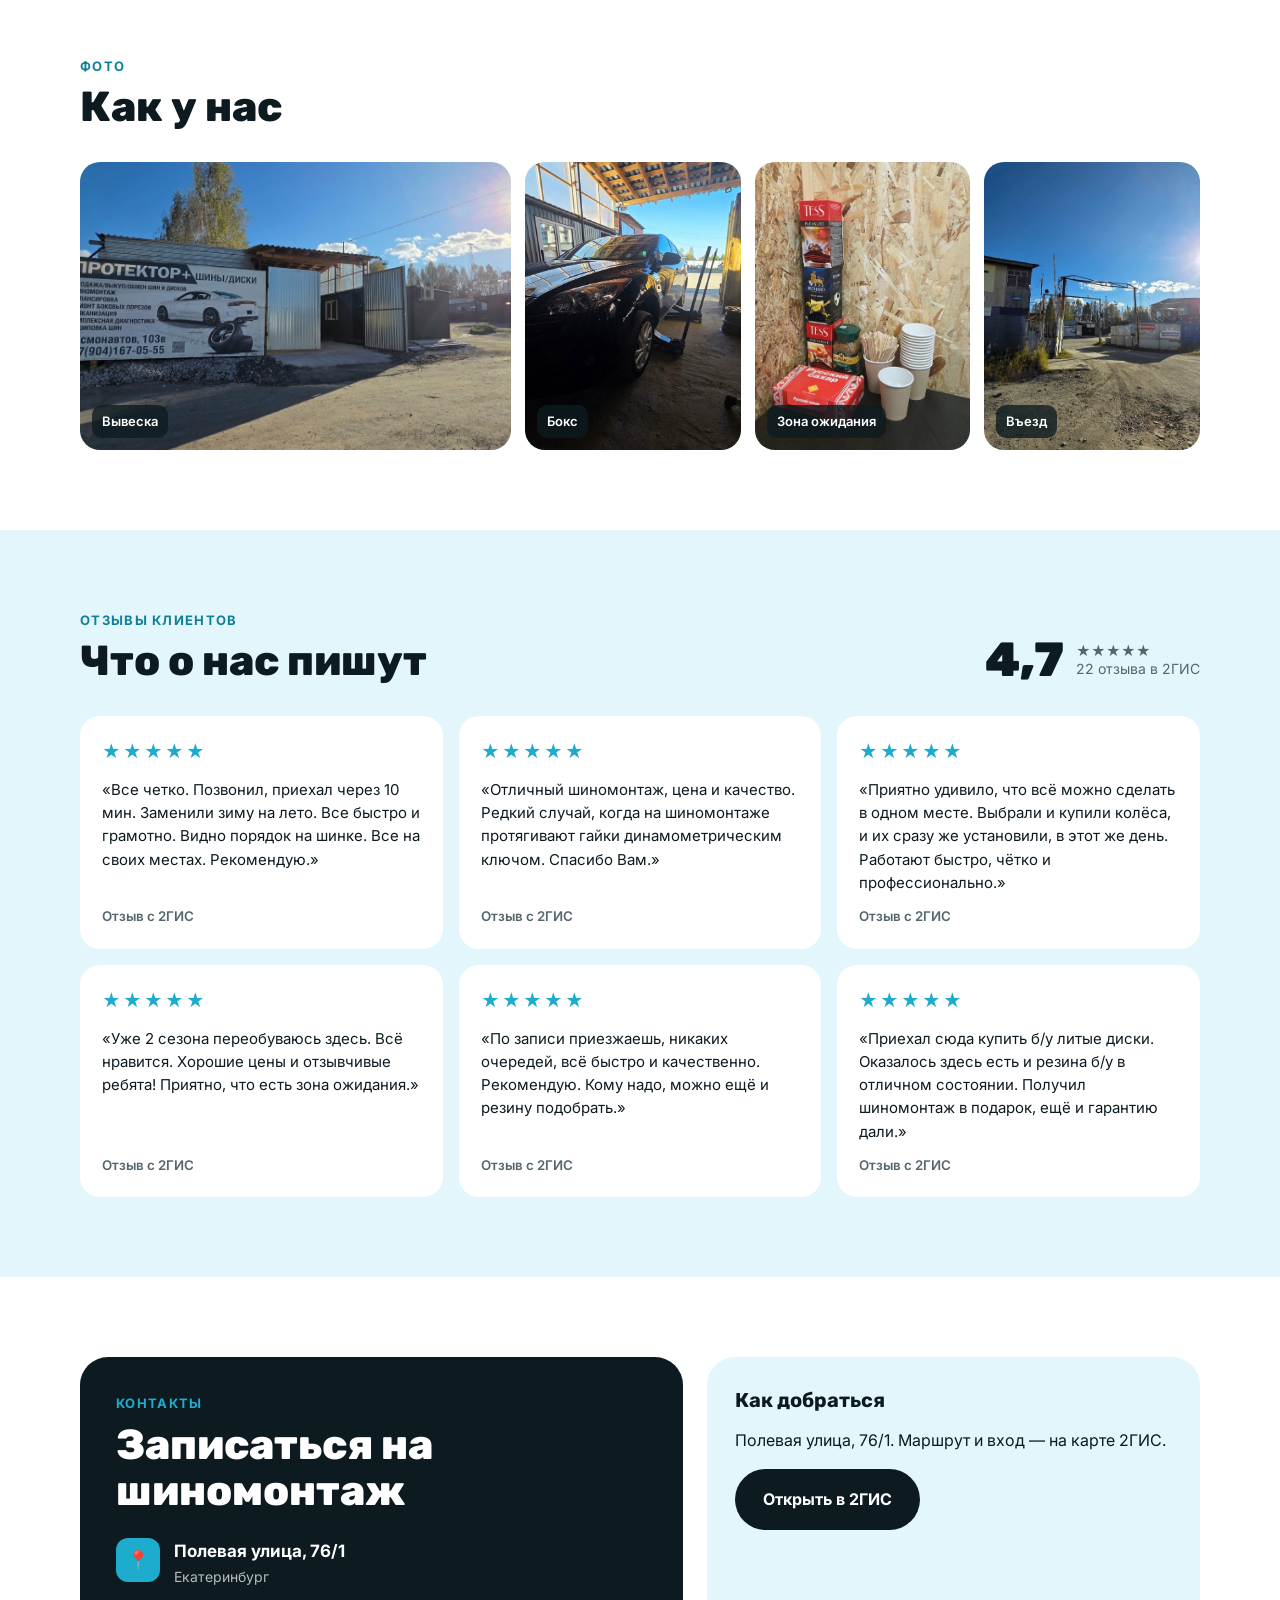
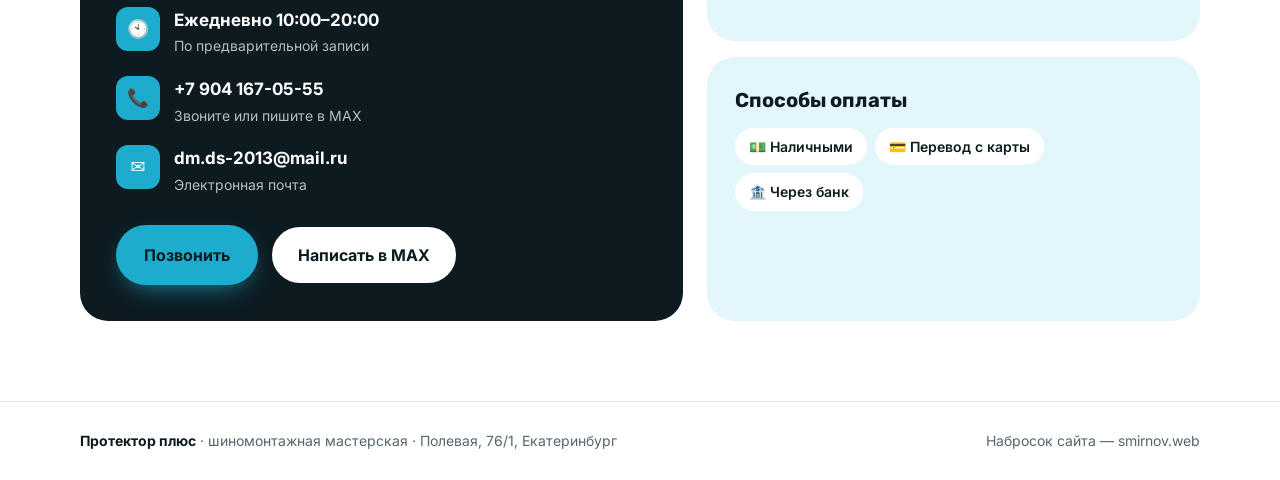
<file: protektor/index.html>
<!doctype html>
<html lang="ru">
<head>
  <meta charset="utf-8">
  <meta name="viewport" content="width=device-width, initial-scale=1">
  <title>Протектор плюс — шиномонтажная мастерская, Полевая, 76/1, Екатеринбург</title>
  <meta name="description" content="Шиномонтажная мастерская «Протектор плюс» на Полевой, 76/1, Екатеринбург. Шиномонтаж от 2 500 ₽. Ежедневно 10:00–20:00 по предварительной записи.">
  <link rel="preconnect" href="https://fonts.googleapis.com">
  <link rel="preconnect" href="https://fonts.gstatic.com" crossorigin>
  <link href="https://fonts.googleapis.com/css2?family=Rubik:wght@500;700;800;900&family=Inter:wght@400;500;600;700&display=swap" rel="stylesheet">
  <style>
    /* ===== Цвета сайта. --brand — их фирменный бирюзовый из 2ГИС ===== */
    :root {
      --brand: #1eacce;       /* фирменный бирюзовый */
      --brand-dark: #0f7f9a;  /* тот же цвет темнее — для наведения и ссылок */
      --brand-soft: #e3f6fb;  /* очень светлый бирюзовый для фона блоков */
      --ink: #0d1b21;         /* почти чёрный для текста */
      --white: #ffffff;
      --muted: #55666d;       /* серый для второстепенного текста */
      --line: #d9edf2;        /* тонкие рамки */
      --radius: 20px;
    }

    * { box-sizing: border-box; margin: 0; padding: 0; }
    html { scroll-behavior: smooth; }
    body { font-family: "Inter", system-ui, sans-serif; background: var(--white); color: var(--ink); line-height: 1.55; overflow-x: hidden; }
    a { color: inherit; text-decoration: none; }
    .container { max-width: 1160px; margin: 0 auto; padding: 0 20px; }
    section[id] { scroll-margin-top: 80px; }

    .section { padding: 80px 0; }
    .eyebrow { font-size: 13px; font-weight: 700; letter-spacing: .1em; text-transform: uppercase; color: var(--brand-dark); margin-bottom: 8px; }
    h2 { font-family: "Rubik", sans-serif; font-weight: 800; font-size: clamp(28px, 4vw, 42px); line-height: 1.1; margin-bottom: 32px; }

    /* ===== Шапка ===== */
    header { background: var(--white); border-bottom: 1px solid var(--line); position: sticky; top: 0; z-index: 10; }
    .nav { display: flex; align-items: center; justify-content: space-between; gap: 16px; height: 72px; }
    .brand { display: flex; align-items: center; gap: 12px; }
    /* Значок-колесо нарисован прямо в коде (SVG), отдельная картинка не нужна */
    .brand svg { width: 42px; height: 42px; flex: none; }
    .brand b { font-family: "Rubik", sans-serif; font-weight: 900; font-size: 20px; line-height: 1; }
    .brand span { display: block; font-size: 12px; color: var(--muted); font-weight: 500; margin-top: 3px; }
    .menu { display: flex; gap: 22px; font-weight: 600; font-size: 15px; }
    .menu a:hover { color: var(--brand-dark); }
    .nav-right { display: flex; align-items: center; gap: 18px; }
    .hours { font-size: 13px; color: var(--muted); text-align: right; line-height: 1.3; }
    .tel { font-weight: 700; font-size: 17px; white-space: nowrap; }
    .tel-icon { display: none; }
    @media (max-width: 1060px) { .menu { display: none; } }
    @media (max-width: 760px) {
      .nav-right .btn, .nav-right .hours, .tel-text { display: none; }
      .tel-icon { display: grid; place-items: center; width: 44px; height: 44px; border-radius: 50%; background: var(--brand); font-size: 18px; }
      .brand b { font-size: 18px; }
    }

    /* ===== Кнопки ===== */
    .btn {
      display: inline-flex; align-items: center; gap: 10px; padding: 16px 26px; border-radius: 999px;
      font-weight: 700; font-size: 16px; border: 2px solid transparent; transition: transform .2s, background .2s, box-shadow .2s;
    }
    .btn:hover { transform: translateY(-2px); }
    .btn-brand { background: var(--brand); color: var(--ink); box-shadow: 0 10px 24px -10px rgba(30, 172, 206, .8); }
    .btn-brand:hover { background: #35bad9; }
    .btn-outline { border-color: var(--ink); background: var(--white); color: var(--ink); }
    .btn-dark { background: var(--ink); color: var(--white); }
    .btn-small { padding: 10px 18px; font-size: 14px; }

    /* ===== Первый экран ===== */
    .hero { background: linear-gradient(180deg, var(--brand-soft), var(--white)); padding: 48px 0 72px; position: relative; overflow: hidden; }
    .hero::after { /* большой полупрозрачный круг-«колесо» на фоне */
      content: ""; position: absolute; width: 620px; height: 620px; right: -220px; top: -160px; border-radius: 50%;
      border: 70px solid rgba(30, 172, 206, .12); pointer-events: none;
    }
    .hero-grid { display: grid; grid-template-columns: 1.1fr .9fr; gap: 48px; align-items: center; position: relative; z-index: 1; }
    .promo {
      display: inline-flex; align-items: center; gap: 10px; background: var(--ink); color: var(--white);
      border-radius: 999px; padding: 8px 16px; font-weight: 600; font-size: 14px; margin-bottom: 22px;
    }
    .promo b { background: var(--brand); color: var(--ink); border-radius: 999px; padding: 4px 10px; font-weight: 800; }
    h1 { font-family: "Rubik", sans-serif; font-weight: 900; font-size: clamp(36px, 5.6vw, 64px); line-height: 1.02; letter-spacing: -.01em; }
    h1 .accent { color: var(--brand-dark); }
    .lead { font-size: 18px; color: var(--muted); max-width: 32em; margin: 20px 0 30px; }
    .lead strong { color: var(--ink); }
    .cta { display: flex; gap: 12px; flex-wrap: wrap; }

    .facts { display: grid; grid-template-columns: repeat(3, 1fr); gap: 12px; margin-top: 36px; }
    .fact { background: var(--white); border: 1px solid var(--line); border-radius: 16px; padding: 14px 16px; }
    .fact b { display: block; font-family: "Rubik", sans-serif; font-size: 22px; font-weight: 800; }
    .fact span { font-size: 13px; color: var(--muted); }
    @media (max-width: 520px) { .facts { grid-template-columns: 1fr 1fr; } .facts .fact:last-child { grid-column: span 2; } }

    .photo-wrap { position: relative; }
    .photo { border-radius: 28px; overflow: hidden; aspect-ratio: 1 / 1; background: #ccc; box-shadow: 0 30px 60px -30px rgba(13, 27, 33, .5); }
    .photo img { width: 100%; height: 100%; object-fit: cover; display: block; }
    .price-badge {
      position: absolute; left: -18px; bottom: 28px; background: var(--brand); color: var(--ink); border-radius: 20px;
      padding: 16px 20px; box-shadow: 0 16px 30px -12px rgba(13, 27, 33, .45);
    }
    .price-badge small { display: block; font-weight: 600; font-size: 13px; }
    .price-badge b { font-family: "Rubik", sans-serif; font-weight: 900; font-size: 30px; line-height: 1.1; }
    .rating-badge {
      position: absolute; right: -10px; top: 24px; background: var(--white); border-radius: 18px; padding: 12px 16px; text-align: center;
      box-shadow: 0 16px 30px -12px rgba(13, 27, 33, .35);
    }
    .rating-badge b { font-family: "Rubik", sans-serif; font-weight: 900; font-size: 26px; display: block; line-height: 1; }
    .rating-badge span { font-size: 12px; color: var(--muted); }
    @media (max-width: 900px) {
      .hero { padding: 32px 0 56px; }
      .hero-grid { grid-template-columns: 1fr; gap: 36px; }
      .price-badge { left: 12px; }
      .rating-badge { right: 12px; }
    }

    /* ===== Акция — широкая бирюзовая полоса ===== */
    .promo-band { background: var(--brand); padding: 28px 0; }
    .promo-band .container { display: flex; align-items: center; justify-content: space-between; gap: 20px; flex-wrap: wrap; }
    .promo-band p { font-family: "Rubik", sans-serif; font-weight: 800; font-size: clamp(22px, 3vw, 32px); line-height: 1.15; }

    /* ===== Услуги ===== */
    .services-grid { display: grid; grid-template-columns: repeat(4, 1fr); gap: 16px; }
    .service { background: var(--brand-soft); border-radius: var(--radius); padding: 22px; display: flex; flex-direction: column; gap: 12px; transition: transform .2s, background .2s; }
    .service:hover { transform: translateY(-3px); background: #d3f0f8; }
    .service .icon { width: 48px; height: 48px; border-radius: 14px; background: var(--white); display: grid; place-items: center; font-size: 24px; }
    .service h3 { font-family: "Rubik", sans-serif; font-size: 18px; font-weight: 700; line-height: 1.2; }
    .service .price { margin-top: auto; font-weight: 700; color: var(--brand-dark); }
    .service.main { background: var(--ink); color: var(--white); grid-column: span 2; }
    .service.main .icon { background: var(--brand); }
    .service.main p { opacity: .8; }
    .service.main .price { color: var(--brand); font-size: 22px; font-family: "Rubik", sans-serif; }
    @media (max-width: 900px) { .services-grid { grid-template-columns: repeat(2, 1fr); } }
    @media (max-width: 520px) { .services-grid { grid-template-columns: 1fr; } .service.main { grid-column: auto; } }

    /* ===== Галерея фото: одно широкое фото и три поменьше ===== */
    .gallery { display: grid; grid-template-columns: 2fr 1fr 1fr 1fr; gap: 14px; }
    .gallery figure { position: relative; border-radius: var(--radius); overflow: hidden; aspect-ratio: 3 / 4; background: #ccc; }
    .gallery figure.wide { aspect-ratio: auto; }
    .gallery img { width: 100%; height: 100%; object-fit: cover; display: block; }
    .gallery figcaption {
      position: absolute; left: 12px; bottom: 12px; right: 12px; background: rgba(13, 27, 33, .78); color: var(--white);
      font-size: 13px; font-weight: 600; padding: 6px 10px; border-radius: 10px; width: fit-content;
    }
    @media (max-width: 900px) {
      .gallery { grid-template-columns: 1fr 1fr; }
      .gallery figure.wide { grid-column: span 2; aspect-ratio: 16 / 9; }
      .gallery figure:last-child { grid-column: span 2; aspect-ratio: 16 / 9; }
    }

    /* ===== Отзывы ===== */
    .reviews { background: var(--brand-soft); }
    .reviews-head { display: flex; justify-content: space-between; align-items: end; gap: 20px; flex-wrap: wrap; margin-bottom: 32px; }
    .reviews-head h2 { margin-bottom: 0; }
    .score { display: flex; align-items: center; gap: 12px; }
    .score b { font-family: "Rubik", sans-serif; font-size: 48px; font-weight: 900; line-height: 1; }
    .score span { color: var(--muted); font-size: 14px; line-height: 1.3; }
    .reviews-grid { display: grid; grid-template-columns: repeat(3, 1fr); gap: 16px; }
    .review { background: var(--white); border-radius: var(--radius); padding: 22px; display: flex; flex-direction: column; gap: 12px; }
    .review .stars { color: var(--brand); letter-spacing: 2px; font-size: 18px; }
    .review p { font-size: 15px; }
    .review small { margin-top: auto; color: var(--muted); font-weight: 600; }
    @media (max-width: 900px) { .reviews-grid { grid-template-columns: 1fr; } }

    /* ===== Контакты ===== */
    .contacts { display: grid; grid-template-columns: 1.1fr .9fr; gap: 24px; }
    .contact-card { background: var(--ink); color: var(--white); border-radius: 28px; padding: 36px; }
    .contact-card h2 { margin-bottom: 24px; }
    .rows { display: grid; gap: 18px; margin-bottom: 28px; }
    .row { display: grid; grid-template-columns: 44px 1fr; gap: 14px; align-items: start; }
    .row .ico { width: 44px; height: 44px; border-radius: 12px; background: var(--brand); display: grid; place-items: center; font-size: 18px; }
    .row b { display: block; font-size: 17px; }
    .row span { opacity: .7; font-size: 14px; }
    .side { display: grid; gap: 16px; }
    .side-box { background: var(--brand-soft); border-radius: 28px; padding: 28px; }
    .side-box h3 { font-family: "Rubik", sans-serif; font-size: 20px; margin-bottom: 12px; }
    .pay { display: flex; flex-wrap: wrap; gap: 8px; }
    .pay span { background: var(--white); border-radius: 999px; padding: 8px 14px; font-weight: 600; font-size: 14px; }
    @media (max-width: 900px) { .contacts { grid-template-columns: 1fr; } .contact-card { padding: 26px; } }

    footer { padding: 28px 0; border-top: 1px solid var(--line); }
    .foot { display: flex; justify-content: space-between; gap: 16px; flex-wrap: wrap; color: var(--muted); font-size: 14px; }
    .foot b { color: var(--ink); }

    /* Лёгкая анимация появления первого экрана */
    @media (prefers-reduced-motion: no-preference) {
      .hero-text > * { animation: up .6s both; }
      .hero-text > *:nth-child(2) { animation-delay: .08s; }
      .hero-text > *:nth-child(3) { animation-delay: .16s; }
      .hero-text > *:nth-child(4) { animation-delay: .24s; }
      .hero-text > *:nth-child(5) { animation-delay: .32s; }
      .photo-wrap { animation: up .7s .2s both; }
      @keyframes up { from { opacity: 0; transform: translateY(16px); } to { opacity: 1; transform: none; } }
    }
  </style>
</head>
<body>

  <header>
    <div class="container nav">
      <a href="#" class="brand">
        <svg viewBox="0 0 48 48" aria-hidden="true">
          <circle cx="24" cy="24" r="22" fill="#1eacce"/>
          <circle cx="24" cy="24" r="15" fill="none" stroke="#0d1b21" stroke-width="5" stroke-dasharray="4 3"/>
          <circle cx="24" cy="24" r="6" fill="#0d1b21"/>
        </svg>
        <div><b>Протектор плюс</b><span>шиномонтажная мастерская</span></div>
      </a>
      <nav class="menu">
        <a href="#services">Услуги</a>
        <a href="#reviews">Отзывы</a>
        <a href="#contacts">Контакты</a>
      </nav>
      <div class="nav-right">
        <div class="hours">Ежедневно<br>10:00–20:00</div>
        <a class="tel" href="tel:+79041670555" aria-label="Позвонить: +7 904 167-05-55"><span class="tel-text">+7 904 167-05-55</span><span class="tel-icon">📞</span></a>
        <a class="btn btn-dark btn-small" href="https://max.ru/u/f9LHodD0cOLi1I3JtvDmgsFmaLQhe97xnsPmp1KY3uXo67mdDgRB8Ezrvtg" target="_blank" rel="noopener">Написать в MAX</a>
      </div>
    </div>
  </header>

  <main>
    <!-- ===== ПЕРВЫЙ ЭКРАН ===== -->
    <section class="hero">
      <div class="container hero-grid">
        <div class="hero-text">
          <!-- Рубрики из 2ГИС -->
          <div class="promo">Шиномонтаж · Шины и диски</div>

          <!-- ЗАГОЛОВОК: чтобы поменять, правь текст между <h1> и </h1> -->
          <h1>Шиномонтаж на <span class="accent">Полевой, 76/1</span></h1>

          <p class="lead">Шиномонтажная мастерская «Протектор плюс»: шиномонтаж, шины и диски.
            <strong>Работаем ежедневно с 10:00 до 20:00</strong> по предварительной записи.</p>

          <div class="cta">
            <a class="btn btn-brand" href="tel:+79041670555">📞&nbsp; Записаться на шиномонтаж</a>
            <a class="btn btn-outline" href="https://max.ru/u/f9LHodD0cOLi1I3JtvDmgsFmaLQhe97xnsPmp1KY3uXo67mdDgRB8Ezrvtg" target="_blank" rel="noopener">Написать в MAX</a>
          </div>

          <div class="facts">
            <div class="fact"><b>от 2 500 ₽</b><span>шиномонтаж</span></div>
            <div class="fact"><b>4,7 ★</b><span>22 отзыва в 2ГИС</span></div>
            <div class="fact"><b>10:00–20:00</b><span>ежедневно, по записи</span></div>
          </div>
        </div>

        <div class="photo-wrap">
          <div class="photo"><img src="box.jpg" alt="Автомобиль на подъёмнике в боксе «Протектор плюс»"></div>
          <div class="rating-badge"><b>4,7 ★</b><span>22 отзыва в 2ГИС</span></div>
          <div class="price-badge"><small>Шиномонтаж</small><b>2 500 – 4 400 ₽</b></div>
        </div>
      </div>
    </section>

    <!-- ===== ЗАПИСЬ ===== -->
    <section class="promo-band">
      <div class="container">
        <p>Записаться на шиномонтаж — ежедневно с 10:00 до 20:00</p>
        <a class="btn btn-dark" href="tel:+79041670555">Записаться на шиномонтаж</a>
      </div>
    </section>

    <!-- ===== УСЛУГИ (из карточки в 2ГИС) ===== -->
    <section class="section" id="services">
      <div class="container">
        <div class="eyebrow">Что делаем</div>
        <h2>Услуги мастерской</h2>
        <div class="services-grid">
          <div class="service main"><div class="icon">🛞</div><h3>Шиномонтаж</h3><p>Комплекс шиномонтажа для 4-х колёс.</p><div class="price">2 500 – 4 400 ₽</div></div>
          <div class="service"><div class="icon">🩹</div><h3>Ремонт порезов</h3></div>
          <div class="service"><div class="icon">❄️</div><h3>Ошиповка шин</h3></div>
          <div class="service"><div class="icon">🎨</div><h3>Покраска дисков</h3></div>
          <div class="service"><div class="icon">🚗</div><h3>Легковые шины</h3></div>
          <div class="service"><div class="icon">♻️</div><h3>Продажа и выкуп б/у шин</h3></div>
          <div class="service"><div class="icon">🔄</div><h3>Аренда колёс</h3></div>
          <div class="service"><div class="icon">🚚</div><h3>Доставка</h3></div>
        </div>
      </div>
    </section>

    <!-- ===== ФОТО (с их карточки на Яндекс Картах) ===== -->
    <section class="section" id="photos" style="padding-top: 0">
      <div class="container">
        <div class="eyebrow">Фото</div>
        <h2>Как у нас</h2>
        <div class="gallery">
          <figure class="wide"><img src="vyveska.jpg" alt="Вывеска «Протектор — шины, диски»" loading="lazy"><figcaption>Вывеска</figcaption></figure>
          <figure><img src="box.jpg" alt="Автомобиль на подъёмнике в боксе" loading="lazy"><figcaption>Бокс</figcaption></figure>
          <figure><img src="ozhidanie.jpg" alt="Чай и кофе в зоне ожидания" loading="lazy"><figcaption>Зона ожидания</figcaption></figure>
          <figure><img src="vezd.jpg" alt="Въезд на территорию" loading="lazy"><figcaption>Въезд</figcaption></figure>
        </div>
      </div>
    </section>

    <!-- ===== ОТЗЫВЫ (дословно с 2ГИС) ===== -->
    <section class="section reviews" id="reviews">
      <div class="container">
        <div class="reviews-head">
          <div><div class="eyebrow">Отзывы клиентов</div><h2>Что о нас пишут</h2></div>
          <div class="score"><b>4,7</b><span>★★★★★<br>22 отзыва в 2ГИС</span></div>
        </div>
        <div class="reviews-grid">
          <div class="review"><div class="stars">★★★★★</div><p>«Все четко. Позвонил, приехал через 10 мин. Заменили зиму на лето. Все быстро и грамотно. Видно порядок на шинке. Все на своих местах. Рекомендую.»</p><small>Отзыв с 2ГИС</small></div>
          <div class="review"><div class="stars">★★★★★</div><p>«Отличный шиномонтаж, цена и качество. Редкий случай, когда на шиномонтаже протягивают гайки динамометрическим ключом. Спасибо Вам.»</p><small>Отзыв с 2ГИС</small></div>
          <div class="review"><div class="stars">★★★★★</div><p>«Приятно удивило, что всё можно сделать в одном месте. Выбрали и купили колёса, и их сразу же установили, в этот же день. Работают быстро, чётко и профессионально.»</p><small>Отзыв с 2ГИС</small></div>
          <div class="review"><div class="stars">★★★★★</div><p>«Уже 2 сезона переобуваюсь здесь. Всё нравится. Хорошие цены и отзывчивые ребята! Приятно, что есть зона ожидания.»</p><small>Отзыв с 2ГИС</small></div>
          <div class="review"><div class="stars">★★★★★</div><p>«По записи приезжаешь, никаких очередей, всё быстро и качественно. Рекомендую. Кому надо, можно ещё и резину подобрать.»</p><small>Отзыв с 2ГИС</small></div>
          <div class="review"><div class="stars">★★★★★</div><p>«Приехал сюда купить б/у литые диски. Оказалось здесь есть и резина б/у в отличном состоянии. Получил шиномонтаж в подарок, ещё и гарантию дали.»</p><small>Отзыв с 2ГИС</small></div>
        </div>
      </div>
    </section>

    <!-- ===== КОНТАКТЫ ===== -->
    <section class="section" id="contacts">
      <div class="container contacts">
        <div class="contact-card">
          <div class="eyebrow" style="color: var(--brand)">Контакты</div>
          <h2>Записаться на шиномонтаж</h2>
          <div class="rows">
            <div class="row"><div class="ico">📍</div><div><b>Полевая улица, 76/1</b><span>Екатеринбург</span></div></div>
            <div class="row"><div class="ico">🕙</div><div><b>Ежедневно 10:00–20:00</b><span>По предварительной записи</span></div></div>
            <div class="row"><div class="ico">📞</div><div><b><a href="tel:+79041670555">+7 904 167-05-55</a></b><span>Звоните или пишите в MAX</span></div></div>
            <div class="row"><div class="ico">✉️</div><div><b><a href="mailto:dm.ds-2013@mail.ru">dm.ds-2013@mail.ru</a></b><span>Электронная почта</span></div></div>
          </div>
          <div class="cta">
            <a class="btn btn-brand" href="tel:+79041670555">Позвонить</a>
            <a class="btn btn-outline" href="https://max.ru/u/f9LHodD0cOLi1I3JtvDmgsFmaLQhe97xnsPmp1KY3uXo67mdDgRB8Ezrvtg" target="_blank" rel="noopener">Написать в MAX</a>
          </div>
        </div>
        <div class="side">
          <div class="side-box">
            <h3>Как добраться</h3>
            <p style="margin-bottom: 16px">Полевая улица, 76/1. Маршрут и вход — на карте 2ГИС.</p>
            <a class="btn btn-dark" href="https://2gis.ru/ekaterinburg/firm/70000001045445481" target="_blank" rel="noopener">Открыть в 2ГИС</a>
          </div>
          <div class="side-box">
            <h3>Способы оплаты</h3>
            <div class="pay"><span>💵 Наличными</span><span>💳 Перевод с карты</span><span>🏦 Через банк</span></div>
          </div>
        </div>
      </div>
    </section>
  </main>

  <footer>
    <div class="container foot">
      <div><b>Протектор плюс</b> · шиномонтажная мастерская · Полевая, 76/1, Екатеринбург</div>
      <div>Набросок сайта — smirnov.web</div>
    </div>
  </footer>

</body>
</html>
</file>
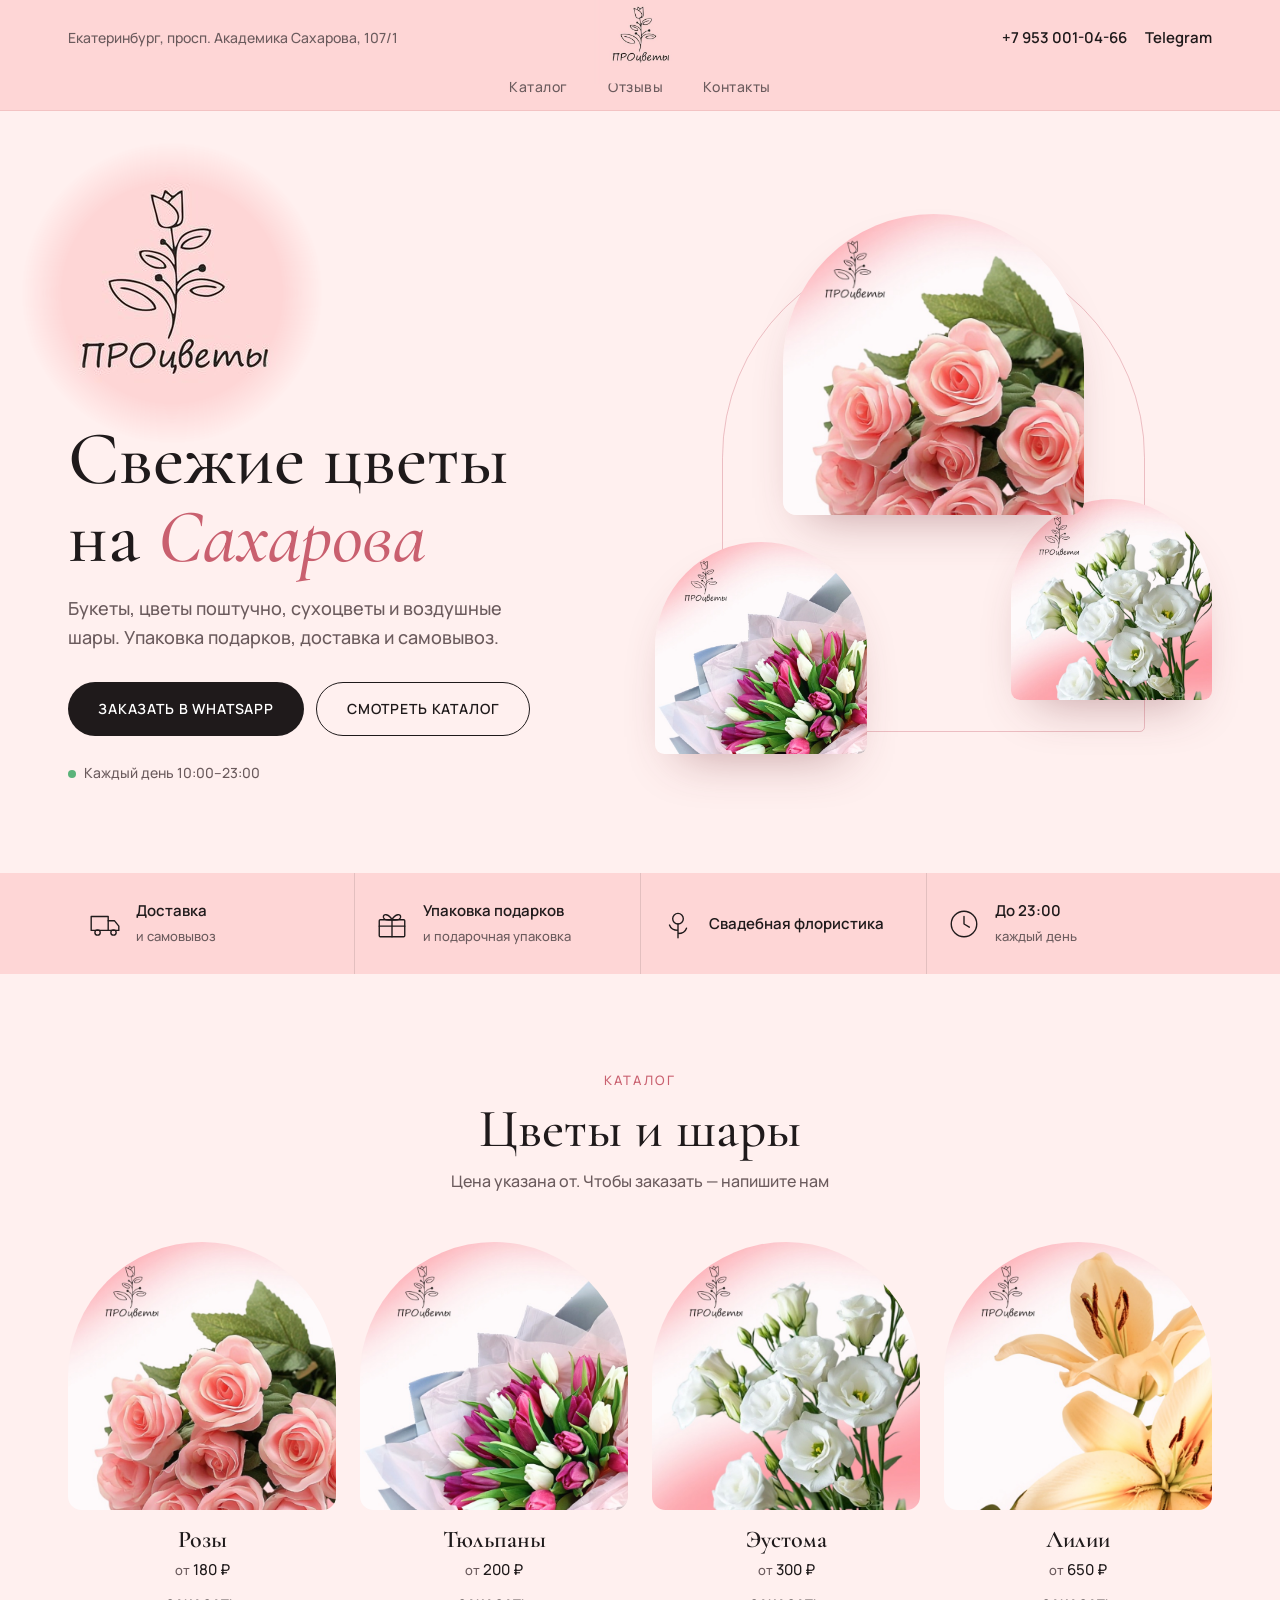
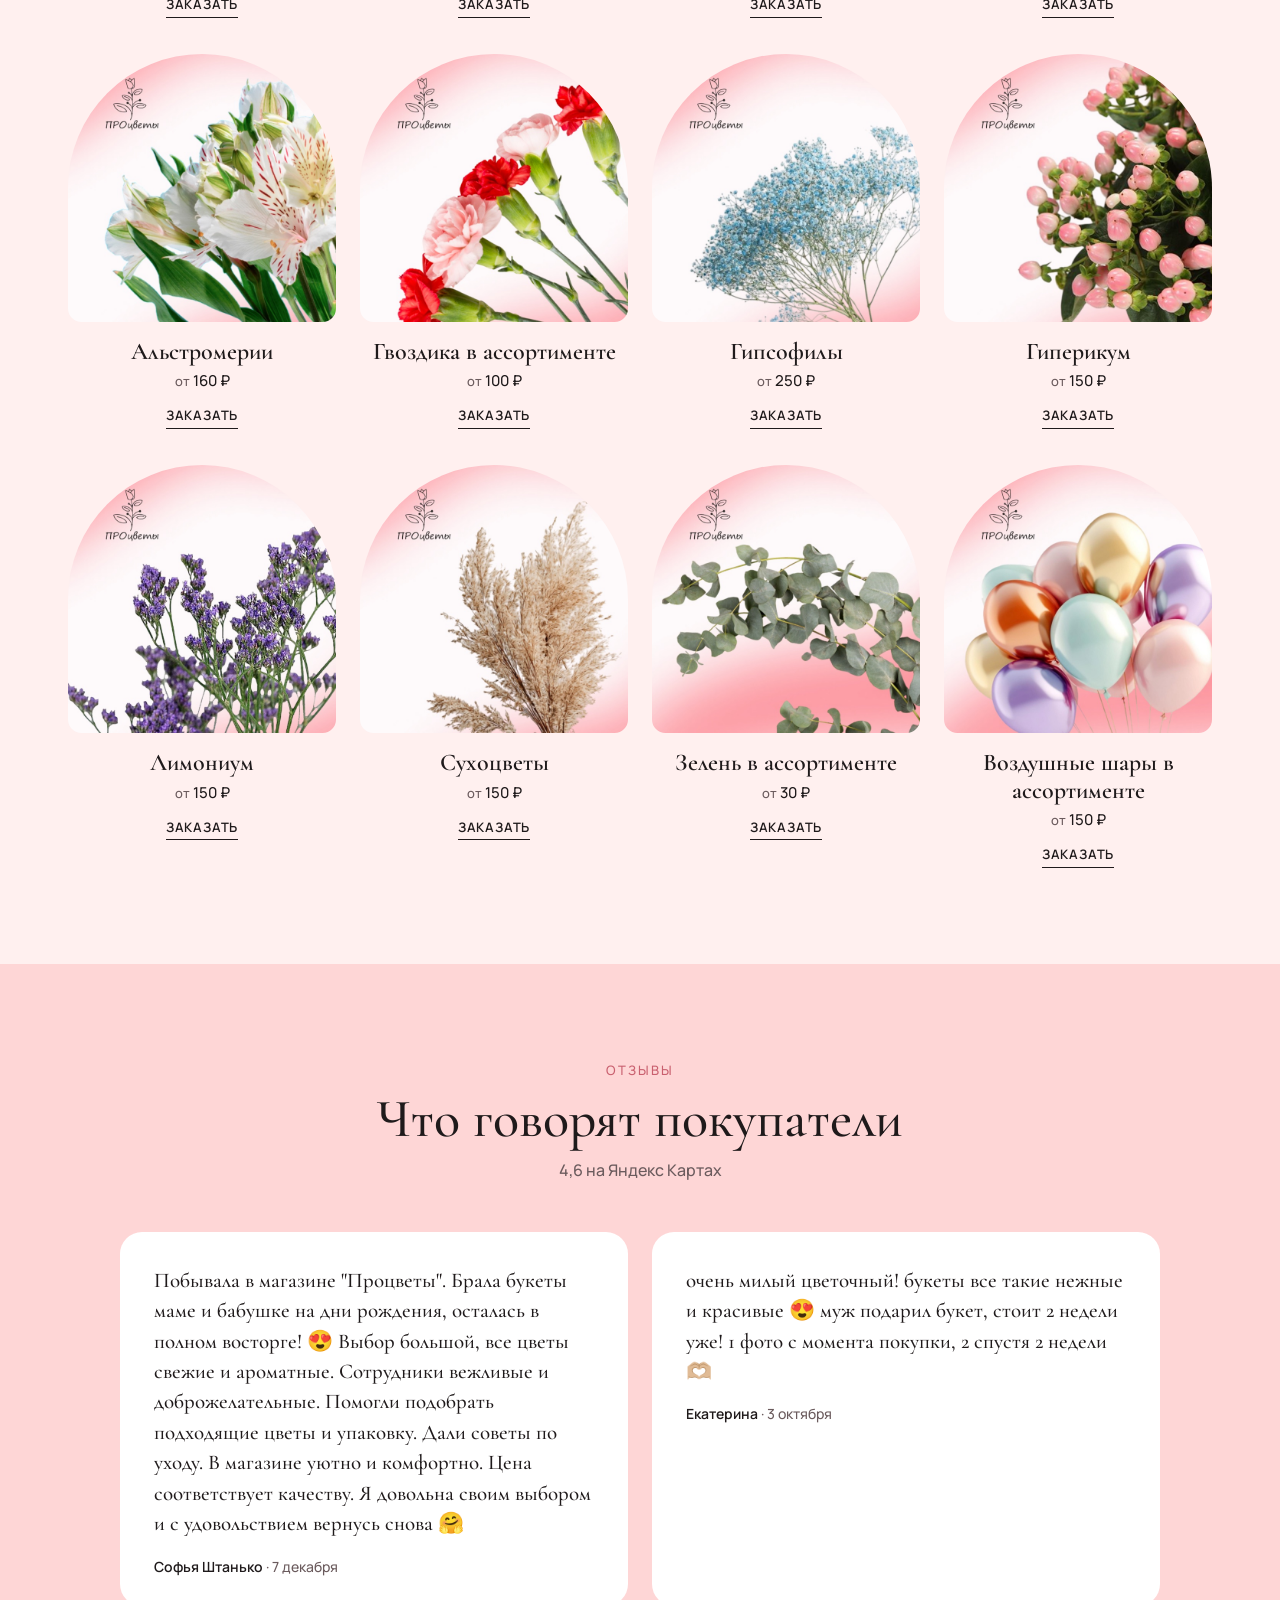
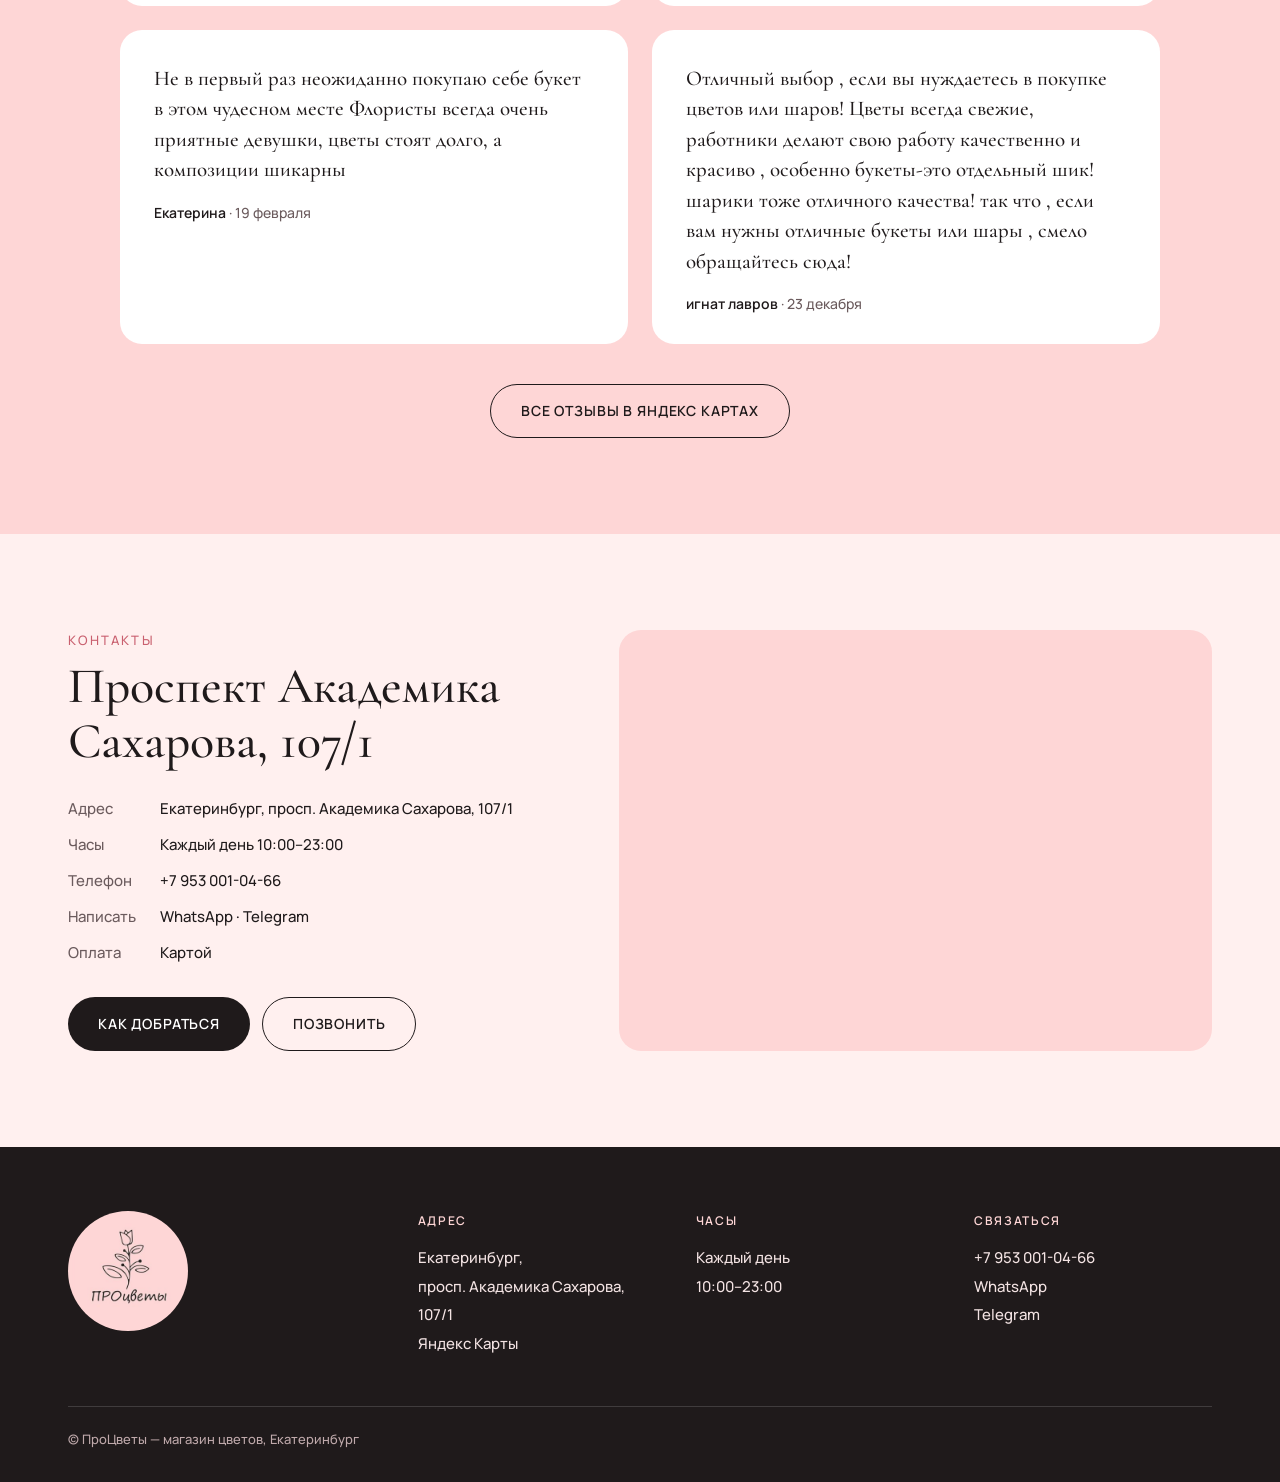
<file: protsvety/index.html>
<!DOCTYPE html>
<html lang="ru">
<head>
<meta charset="UTF-8">
<meta name="viewport" content="width=device-width, initial-scale=1">
<title>ПроЦветы — магазин цветов · Екатеринбург, просп. Академика Сахарова, 107/1</title>
<meta name="description" content="Магазин цветов «ПроЦветы» на проспекте Академика Сахарова, 107/1. Букеты, цветы поштучно, шары, упаковка подарков. Каждый день 10:00–23:00.">
<link rel="preconnect" href="https://fonts.googleapis.com">
<link rel="preconnect" href="https://fonts.gstatic.com" crossorigin>
<!-- Два шрифта, как у Инжира: изящный с засечками для заголовков и простой для текста -->
<link href="https://fonts.googleapis.com/css2?family=Cormorant+Garamond:ital,wght@0,500;0,600;1,500&family=Manrope:wght@400;500;600&display=swap" rel="stylesheet">
<style>
  /* Палитра из логотипа ПроЦветов: нежно-розовый фон и чёрная тонкая линия */
  :root {
    --pink: #fed6d6;      /* розовый точно как фон логотипа */
    --blush: #fff0ef;     /* светлый розовый — основной фон */
    --rose: #c9606f;      /* акцент: подписи, иконки */
    --ink: #1f1a1b;       /* текст и кнопки — чёрный, как линия логотипа */
    --muted: #6b5b5d;
    --line: #f3c3c3;
  }
  * { box-sizing: border-box; margin: 0; padding: 0; }
  html { scroll-behavior: smooth; }
  body { background: var(--blush); color: var(--ink); font-family: 'Manrope', sans-serif; font-weight: 500; font-size: 16px; line-height: 1.6; }
  a { color: inherit; text-decoration: none; }
  img { display: block; max-width: 100%; }
  .wrap { max-width: 1200px; margin: 0 auto; padding: 0 28px; }

  /* ---------- Шапка: логотип по центру на его родном розовом фоне ---------- */
  header { position: sticky; top: 0; z-index: 20; background: var(--pink); border-bottom: 1px solid var(--line); }
  .head-top { display: grid; grid-template-columns: 1fr auto 1fr; align-items: center; height: 76px; }
  .head-top .left { font-size: 14px; color: var(--muted); }
  /* логотип квадратный, с большими полями — обрезаем поля, чтобы он был крупнее */
  .head-logo { height: 70px; width: 70px; object-fit: cover; object-position: center 55%; transform: scale(1.3); }
  .head-top .right { justify-self: end; display: flex; align-items: center; gap: 18px; font-size: 15px; font-weight: 600; }
  .head-top .right a:hover { color: var(--rose); }
  nav.menu { display: flex; justify-content: center; gap: 40px; padding: 0 0 12px; font-size: 14px; letter-spacing: .04em; }
  nav.menu a { color: var(--muted); }
  nav.menu a:hover { color: var(--ink); }

  /* ---------- Кнопки ---------- */
  .btn { display: inline-flex; align-items: center; justify-content: center; gap: 10px; padding: 15px 30px; border-radius: 999px; font-size: 14px; font-weight: 600; letter-spacing: .06em; text-transform: uppercase; transition: background .2s, color .2s; }
  .btn-dark { background: var(--ink); color: #fff; }
  .btn-dark:hover { background: var(--rose); }
  .btn-line { border: 1px solid var(--ink); color: var(--ink); }
  .btn-line:hover { background: var(--ink); color: #fff; }

  /* ---------- Первый экран: текст слева, три их букета справа ---------- */
  .hero { padding: 72px 0 88px; overflow: hidden; }
  .hero .wrap { display: grid; grid-template-columns: 1fr 1.05fr; gap: 56px; align-items: center; }
  .hero .kicker { font-size: 13px; letter-spacing: .16em; text-transform: uppercase; color: var(--rose); }
  .hero h1 { font-family: 'Cormorant Garamond', serif; font-weight: 500; font-size: clamp(44px, 6vw, 76px); line-height: 1.02; margin-top: 14px; }
  .hero h1 em { font-style: italic; color: var(--rose); }
  /* большой логотип на первом экране: края квадрата мягко растворяются в фоне (маска-градиент),
     поэтому розовый квадрат логотипа не виден — остаётся только «облако» вокруг тюльпана */
  .hero-logo { width: 300px; height: 300px; margin: -40px 0 -36px -46px;
    -webkit-mask-image: radial-gradient(circle at 50% 50%, #000 52%, transparent 71%);
            mask-image: radial-gradient(circle at 50% 50%, #000 52%, transparent 71%); }
  .hero p { margin-top: 18px; font-size: 18px; max-width: 470px; color: var(--muted); }
  .hero .actions { display: flex; flex-wrap: wrap; gap: 12px; margin-top: 30px; }
  .hero .hours { margin-top: 26px; font-size: 14px; color: var(--muted); display: flex; align-items: center; gap: 8px; }
  .hero .hours::before { content: ""; width: 8px; height: 8px; border-radius: 50%; background: #5bb37a; }

  /* коллаж: три фото из их каталога — квадратные, чтобы их логотип на фото не обрезался */
  .collage { position: relative; height: 540px; }
  .collage img { position: absolute; object-fit: cover; aspect-ratio: 1 / 1; border-radius: 200px 200px 18px 18px; box-shadow: 0 24px 50px -24px rgba(120,50,60,.45); }
  .collage .c1 { left: 23%; top: 0; width: 54%; z-index: 2; }
  .collage .c2 { left: 0; bottom: 0; width: 38%; z-index: 3; }
  .collage .c3 { right: 0; bottom: 10%; width: 36%; }
  /* тонкий тюльпан из логотипа — как украшение за фото */
  .collage .ring { position: absolute; left: 12%; top: 6%; width: 76%; height: 90%; border: 1px solid var(--rose); opacity: .35; border-radius: 999px 999px 24px 24px; }

  /* ---------- Плашка с плюсами: всё из особенностей их страницы в Яндексе ---------- */
  .perks { background: var(--pink); }
  .perks .wrap { display: grid; grid-template-columns: repeat(4, 1fr); }
  .perk { display: flex; align-items: center; gap: 14px; padding: 26px 20px; }
  .perk + .perk { border-left: 1px solid rgba(31,26,27,.12); }
  .perk svg { flex: 0 0 34px; width: 34px; height: 34px; stroke: var(--ink); fill: none; stroke-width: 1.3; stroke-linecap: round; stroke-linejoin: round; }
  .perk b { display: block; font-size: 15px; font-weight: 600; }
  .perk span { font-size: 13px; color: var(--muted); }

  /* ---------- Появление при загрузке: фото «отъезжают», текст выезжает по очереди ---------- */
  .collage img { animation: imgIn 1.8s cubic-bezier(.2,.7,.2,1) both; }
  .collage .c2 { left: 0; bottom: 0; width: 38%; z-index: 3; }
  .collage .c3 { right: 0; bottom: 10%; width: 36%; }
  @keyframes imgIn { from { opacity: 0; transform: translateY(30px) scale(1.06); } to { opacity: 1; transform: none; } }
  .hero-text > * { animation: textIn 1s ease both; }
  .hero-text > :nth-child(2) { animation-delay: .15s; }
  .hero-text > :nth-child(3) { animation-delay: .3s; }
  .hero-text > :nth-child(4) { animation-delay: .45s; }
  .hero-text > :nth-child(5) { animation-delay: .6s; }
  @keyframes textIn { from { opacity: 0; transform: translateY(22px); } to { opacity: 1; transform: none; } }
  /* логотип выплывает из размытия: сначала мягкое пятно, потом становится чётким */
  .hero-text > .hero-logo { animation: logoIn 2.2s cubic-bezier(.2,.7,.2,1) both; }
  @keyframes logoIn { from { opacity: 0; filter: blur(18px); transform: translateY(26px) scale(.9); } 60% { opacity: 1; } to { opacity: 1; filter: blur(0); transform: none; } }
  @media (prefers-reduced-motion: reduce) { .collage img, .hero-text > * { animation: none; } }

  /* ---------- Общее для блоков ---------- */
  section.block { padding: 96px 0; }
  section[id] { scroll-margin-top: 110px; }   /* блок останавливается под шапкой, а не прячется за ней */
  .block-head { text-align: center; margin-bottom: 48px; }
  .block-head .kicker { font-size: 13px; letter-spacing: .16em; text-transform: uppercase; color: var(--rose); }
  .block-head h2 { font-family: 'Cormorant Garamond', serif; font-weight: 500; font-size: clamp(36px, 4.5vw, 54px); line-height: 1.1; margin-top: 8px; }
  .block-head p { margin-top: 10px; color: var(--muted); }

  /* ---------- Каталог: их 12 позиций с Яндекс-сайта, карточки с аркой как в первом экране ---------- */
  .products { display: grid; grid-template-columns: repeat(4, 1fr); gap: 36px 24px; }
  .product { display: flex; flex-direction: column; align-items: center; text-align: center; }
  .product .pic { width: 100%; aspect-ratio: 1 / 1; overflow: hidden; border-radius: 160px 160px 16px 16px; background: var(--pink); }
  .product .pic img { width: 100%; height: 100%; object-fit: cover; transition: transform .6s ease; }
  .product:hover .pic img { transform: scale(1.05); }
  .product h3 { font-family: 'Cormorant Garamond', serif; font-weight: 600; font-size: 24px; line-height: 1.15; margin-top: 16px; }
  .product .price { margin-top: 4px; font-size: 15px; }
  .product .price small { color: var(--muted); font-size: 13px; }
  .product .order { margin-top: 12px; font-size: 13px; font-weight: 600; letter-spacing: .06em; text-transform: uppercase; border-bottom: 1px solid var(--ink); padding-bottom: 2px; }
  .product .order:hover { color: var(--rose); border-color: var(--rose); }

  /* ---------- Отзывы: белые карточки на розовом ---------- */
  .reviews-sec { background: var(--pink); }
  .reviews { display: grid; grid-template-columns: repeat(2, 1fr); gap: 24px; max-width: 1040px; margin: 0 auto; }
  .review { background: #fff; border-radius: 22px; padding: 34px 34px 28px; }
  .review blockquote { font-family: 'Cormorant Garamond', serif; font-size: 21px; line-height: 1.45; }
  .review .stars { color: var(--rose); letter-spacing: 3px; font-size: 14px; margin-bottom: 12px; }
  .review .who { margin-top: 16px; font-size: 14px; color: var(--muted); }
  .review .who b { color: var(--ink); font-weight: 600; }
  .reviews-more { text-align: center; margin-top: 40px; }

  /* ---------- Контакты: слева информация, справа карта ---------- */
  .contacts .wrap { display: grid; grid-template-columns: 1fr 1.2fr; gap: 56px; align-items: stretch; }
  .contacts h2 { font-family: 'Cormorant Garamond', serif; font-weight: 500; font-size: clamp(36px, 4vw, 50px); line-height: 1.1; margin-top: 8px; }
  .contacts .kicker { font-size: 13px; letter-spacing: .16em; text-transform: uppercase; color: var(--rose); }
  .contacts dl { margin-top: 28px; display: grid; grid-template-columns: auto 1fr; gap: 12px 24px; font-size: 15px; }
  .contacts dt { color: var(--muted); }
  .contacts dd a:hover { color: var(--rose); }
  .contacts .actions { display: flex; flex-wrap: wrap; gap: 12px; margin-top: 32px; }
  .map { border-radius: 22px; overflow: hidden; min-height: 380px; background: var(--pink); }
  .map iframe { width: 100%; height: 100%; min-height: 380px; border: 0; display: block; }

  /* ---------- Подвал ---------- */
  footer { background: var(--ink); color: #f3e3e3; padding: 64px 0 32px; }
  .foot { display: grid; grid-template-columns: 1.3fr 1fr 1fr 1fr; gap: 40px; }
  .foot-logo { width: 120px; height: 120px; border-radius: 50%; object-fit: cover; }
  .foot h4 { font-size: 12px; letter-spacing: .14em; text-transform: uppercase; color: var(--pink); margin-bottom: 14px; font-weight: 600; }
  .foot p, .foot a { display: block; font-size: 15px; line-height: 1.9; }
  .foot a:hover { color: #fff; text-decoration: underline; }
  .foot-bottom { margin-top: 48px; padding-top: 22px; border-top: 1px solid rgba(255,255,255,.15); font-size: 13px; color: #bfa9ab; }

  /* ---------- Появление при прокрутке: как у Инжира — каждый кусок появляется отдельно ---------- */
  .fx { opacity: 0; transform: translateY(24px); transition: opacity 1s ease, transform 1s cubic-bezier(.2,.7,.2,1); transition-delay: var(--d, 0s); }
  .fx.shown { opacity: 1; transform: none; }
  @media (prefers-reduced-motion: reduce) { .fx { opacity: 1; transform: none; transition: none; } }

  /* ---------- Телефон ---------- */
  @media (max-width: 860px) {
    .head-top { grid-template-columns: auto 1fr; height: 64px; }
    .head-top .left { display: none; }
    .head-logo { height: 58px; width: 58px; }
    .head-top .right .tel { display: none; }
    nav.menu { gap: 22px; overflow-x: auto; justify-content: flex-start; padding: 0 0 10px; white-space: nowrap; }
    .hero { padding: 40px 0 56px; }
    .hero .wrap { grid-template-columns: 1fr; gap: 36px; }
    .hero p { font-size: 16px; }
    .hero-logo { width: 240px; height: 240px; margin: -30px auto -28px; }
    .hero-text { text-align: center; }
    .hero p { margin-left: auto; margin-right: auto; }
    .hero .hours { justify-content: center; }
    .hero .actions .btn { flex: 1 1 100%; }
    .collage { height: 420px; }
    .perks .wrap { grid-template-columns: 1fr 1fr; padding: 0; }
    .perk { padding: 18px 16px; }
    .perk + .perk { border-left: 0; }
    .perk:nth-child(even) { border-left: 1px solid rgba(31,26,27,.12); }
    .perk:nth-child(n+3) { border-top: 1px solid rgba(31,26,27,.12); }
    section.block { padding: 64px 0; }
    section[id] { scroll-margin-top: 100px; }
    .block-head { margin-bottom: 32px; }
    .products { grid-template-columns: 1fr 1fr; gap: 28px 14px; }
    .product h3 { font-size: 20px; }
    .reviews { grid-template-columns: 1fr; }
    .review { padding: 26px 22px 22px; }
    .review blockquote { font-size: 19px; }
    .contacts .wrap { grid-template-columns: 1fr; gap: 32px; }
    .contacts .actions .btn { flex: 1 1 100%; }
    .map, .map iframe { min-height: 300px; }
    .foot { grid-template-columns: 1fr 1fr; gap: 32px 20px; }
    .foot > div:first-child { grid-column: span 2; }
  }
  @media (min-width: 861px) and (max-width: 1100px) { .products { grid-template-columns: repeat(3, 1fr); } }
  @media (max-width: 520px) { .wrap { padding: 0 18px; } .collage { height: 360px; } }
</style>
</head>
<body>

<header>
  <div class="wrap">
    <div class="head-top">
      <div class="left">Екатеринбург, просп. Академика Сахарова, 107/1</div>
      <a href="#top"><img src="img/logo.jpg" alt="ПРОцветы" class="head-logo"></a>
      <div class="right">
        <a href="tel:+79530010466" class="tel">+7 953 001-04-66</a>
        <a href="https://t.me/Procvetokekb" target="_blank" rel="noopener">Telegram</a>
      </div>
    </div>
    <nav class="menu">
      <a href="#catalog">Каталог</a>
      <a href="#reviews">Отзывы</a>
      <a href="#contacts">Контакты</a>
    </nav>
  </div>
</header>

<section class="hero" id="top">
  <div class="wrap">
    <div class="hero-text">
      <img class="hero-logo" src="img/logo.jpg" alt="ПРОцветы — магазин цветов">
      <h1>Свежие цветы<br>на <em>Сахарова</em></h1>
      <p>Букеты, цветы поштучно, сухоцветы и воздушные шары. Упаковка подарков, доставка и самовывоз.</p>
      <div class="actions">
        <a href="https://wa.me/79530010466" class="btn btn-dark" target="_blank" rel="noopener">Заказать в WhatsApp</a>
        <a href="#catalog" class="btn btn-line">Смотреть каталог</a>
      </div>
      <div class="hours">Каждый день 10:00–23:00</div>
    </div>
    <div class="collage">
      <div class="ring"></div>
      <img class="c1" src="img/f07.jpg" alt="Розы">
      <img class="c2" src="img/f08.jpg" alt="Тюльпаны">
      <img class="c3" src="img/f06.jpg" alt="Эустома">
    </div>
  </div>
</section>

<!-- Плашка с плюсами — из особенностей на их странице в Яндексе -->
<section class="perks">
  <div class="wrap">
    <div class="perk">
      <svg viewBox="0 0 32 32"><path d="M3 9h16v13H3z"/><path d="M19 13h6l4 5v4h-10"/><circle cx="9" cy="24" r="2.5"/><circle cx="24" cy="24" r="2.5"/></svg>
      <div><b>Доставка</b><span>и самовывоз</span></div>
    </div>
    <div class="perk">
      <svg viewBox="0 0 32 32"><rect x="4" y="12" width="24" height="16" rx="1"/><path d="M4 18h24M16 12v16"/><path d="M16 12c-3-6-9-6-8-2 1 3 8 2 8 2zM16 12c3-6 9-6 8-2-1 3-8 2-8 2z"/></svg>
      <div><b>Упаковка подарков</b><span>и подарочная упаковка</span></div>
    </div>
    <div class="perk">
      <svg viewBox="0 0 32 32"><circle cx="16" cy="11" r="5"/><path d="M16 16v13M16 22c-4 0-7-2-8-5M16 25c4 0 7-2 8-5"/></svg>
      <div><b>Свадебная флористика</b></div>
    </div>
    <div class="perk">
      <svg viewBox="0 0 32 32"><circle cx="16" cy="16" r="12"/><path d="M16 9v7l5 3"/></svg>
      <div><b>До 23:00</b><span>каждый день</span></div>
    </div>
  </div>
</section>

<!-- Каталог — их товары с Яндекс-сайта, названия, фото и цены дословно (цены «от») -->
<section class="block" id="catalog">
  <div class="wrap">
    <div class="block-head">
      <div class="kicker">Каталог</div>
      <h2>Цветы и шары</h2>
      <p>Цена указана от. Чтобы заказать — напишите нам</p>
    </div>
    <div class="products">
      <div class="product">
        <div class="pic"><img src="img/f07.jpg" alt="Розы" loading="lazy"></div>
        <h3>Розы</h3>
        <div class="price"><small>от</small> 180 ₽</div>
        <a class="order" href="https://wa.me/79530010466?text=%D0%97%D0%B4%D1%80%D0%B0%D0%B2%D1%81%D1%82%D0%B2%D1%83%D0%B9%D1%82%D0%B5%21%20%D0%A5%D0%BE%D1%87%D1%83%20%D0%B7%D0%B0%D0%BA%D0%B0%D0%B7%D0%B0%D1%82%D1%8C%3A%20%D0%A0%D0%BE%D0%B7%D1%8B" target="_blank" rel="noopener">Заказать</a>
      </div>
      <div class="product">
        <div class="pic"><img src="img/f08.jpg" alt="Тюльпаны" loading="lazy"></div>
        <h3>Тюльпаны</h3>
        <div class="price"><small>от</small> 200 ₽</div>
        <a class="order" href="https://wa.me/79530010466?text=%D0%97%D0%B4%D1%80%D0%B0%D0%B2%D1%81%D1%82%D0%B2%D1%83%D0%B9%D1%82%D0%B5%21%20%D0%A5%D0%BE%D1%87%D1%83%20%D0%B7%D0%B0%D0%BA%D0%B0%D0%B7%D0%B0%D1%82%D1%8C%3A%20%D0%A2%D1%8E%D0%BB%D1%8C%D0%BF%D0%B0%D0%BD%D1%8B" target="_blank" rel="noopener">Заказать</a>
      </div>
      <div class="product">
        <div class="pic"><img src="img/f06.jpg" alt="Эустома" loading="lazy"></div>
        <h3>Эустома</h3>
        <div class="price"><small>от</small> 300 ₽</div>
        <a class="order" href="https://wa.me/79530010466?text=%D0%97%D0%B4%D1%80%D0%B0%D0%B2%D1%81%D1%82%D0%B2%D1%83%D0%B9%D1%82%D0%B5%21%20%D0%A5%D0%BE%D1%87%D1%83%20%D0%B7%D0%B0%D0%BA%D0%B0%D0%B7%D0%B0%D1%82%D1%8C%3A%20%D0%AD%D1%83%D1%81%D1%82%D0%BE%D0%BC%D0%B0" target="_blank" rel="noopener">Заказать</a>
      </div>
      <div class="product">
        <div class="pic"><img src="img/f09.jpg" alt="Лилии" loading="lazy"></div>
        <h3>Лилии</h3>
        <div class="price"><small>от</small> 650 ₽</div>
        <a class="order" href="https://wa.me/79530010466?text=%D0%97%D0%B4%D1%80%D0%B0%D0%B2%D1%81%D1%82%D0%B2%D1%83%D0%B9%D1%82%D0%B5%21%20%D0%A5%D0%BE%D1%87%D1%83%20%D0%B7%D0%B0%D0%BA%D0%B0%D0%B7%D0%B0%D1%82%D1%8C%3A%20%D0%9B%D0%B8%D0%BB%D0%B8%D0%B8" target="_blank" rel="noopener">Заказать</a>
      </div>
      <div class="product">
        <div class="pic"><img src="img/f11.jpg" alt="Альстромерии" loading="lazy"></div>
        <h3>Альстромерии</h3>
        <div class="price"><small>от</small> 160 ₽</div>
        <a class="order" href="https://wa.me/79530010466?text=%D0%97%D0%B4%D1%80%D0%B0%D0%B2%D1%81%D1%82%D0%B2%D1%83%D0%B9%D1%82%D0%B5%21%20%D0%A5%D0%BE%D1%87%D1%83%20%D0%B7%D0%B0%D0%BA%D0%B0%D0%B7%D0%B0%D1%82%D1%8C%3A%20%D0%90%D0%BB%D1%8C%D1%81%D1%82%D1%80%D0%BE%D0%BC%D0%B5%D1%80%D0%B8%D0%B8" target="_blank" rel="noopener">Заказать</a>
      </div>
      <div class="product">
        <div class="pic"><img src="img/f10.jpg" alt="Гвоздика в ассортименте" loading="lazy"></div>
        <h3>Гвоздика в ассортименте</h3>
        <div class="price"><small>от</small> 100 ₽</div>
        <a class="order" href="https://wa.me/79530010466?text=%D0%97%D0%B4%D1%80%D0%B0%D0%B2%D1%81%D1%82%D0%B2%D1%83%D0%B9%D1%82%D0%B5%21%20%D0%A5%D0%BE%D1%87%D1%83%20%D0%B7%D0%B0%D0%BA%D0%B0%D0%B7%D0%B0%D1%82%D1%8C%3A%20%D0%93%D0%B2%D0%BE%D0%B7%D0%B4%D0%B8%D0%BA%D0%B0%20%D0%B2%20%D0%B0%D1%81%D1%81%D0%BE%D1%80%D1%82%D0%B8%D0%BC%D0%B5%D0%BD%D1%82%D0%B5" target="_blank" rel="noopener">Заказать</a>
      </div>
      <div class="product">
        <div class="pic"><img src="img/f05.jpg" alt="Гипсофилы" loading="lazy"></div>
        <h3>Гипсофилы</h3>
        <div class="price"><small>от</small> 250 ₽</div>
        <a class="order" href="https://wa.me/79530010466?text=%D0%97%D0%B4%D1%80%D0%B0%D0%B2%D1%81%D1%82%D0%B2%D1%83%D0%B9%D1%82%D0%B5%21%20%D0%A5%D0%BE%D1%87%D1%83%20%D0%B7%D0%B0%D0%BA%D0%B0%D0%B7%D0%B0%D1%82%D1%8C%3A%20%D0%93%D0%B8%D0%BF%D1%81%D0%BE%D1%84%D0%B8%D0%BB%D1%8B" target="_blank" rel="noopener">Заказать</a>
      </div>
      <div class="product">
        <div class="pic"><img src="img/f04.jpg" alt="Гиперикум" loading="lazy"></div>
        <h3>Гиперикум</h3>
        <div class="price"><small>от</small> 150 ₽</div>
        <a class="order" href="https://wa.me/79530010466?text=%D0%97%D0%B4%D1%80%D0%B0%D0%B2%D1%81%D1%82%D0%B2%D1%83%D0%B9%D1%82%D0%B5%21%20%D0%A5%D0%BE%D1%87%D1%83%20%D0%B7%D0%B0%D0%BA%D0%B0%D0%B7%D0%B0%D1%82%D1%8C%3A%20%D0%93%D0%B8%D0%BF%D0%B5%D1%80%D0%B8%D0%BA%D1%83%D0%BC" target="_blank" rel="noopener">Заказать</a>
      </div>
      <div class="product">
        <div class="pic"><img src="img/f03.jpg" alt="Лимониум" loading="lazy"></div>
        <h3>Лимониум</h3>
        <div class="price"><small>от</small> 150 ₽</div>
        <a class="order" href="https://wa.me/79530010466?text=%D0%97%D0%B4%D1%80%D0%B0%D0%B2%D1%81%D1%82%D0%B2%D1%83%D0%B9%D1%82%D0%B5%21%20%D0%A5%D0%BE%D1%87%D1%83%20%D0%B7%D0%B0%D0%BA%D0%B0%D0%B7%D0%B0%D1%82%D1%8C%3A%20%D0%9B%D0%B8%D0%BC%D0%BE%D0%BD%D0%B8%D1%83%D0%BC" target="_blank" rel="noopener">Заказать</a>
      </div>
      <div class="product">
        <div class="pic"><img src="img/f02.jpg" alt="Сухоцветы" loading="lazy"></div>
        <h3>Сухоцветы</h3>
        <div class="price"><small>от</small> 150 ₽</div>
        <a class="order" href="https://wa.me/79530010466?text=%D0%97%D0%B4%D1%80%D0%B0%D0%B2%D1%81%D1%82%D0%B2%D1%83%D0%B9%D1%82%D0%B5%21%20%D0%A5%D0%BE%D1%87%D1%83%20%D0%B7%D0%B0%D0%BA%D0%B0%D0%B7%D0%B0%D1%82%D1%8C%3A%20%D0%A1%D1%83%D1%85%D0%BE%D1%86%D0%B2%D0%B5%D1%82%D1%8B" target="_blank" rel="noopener">Заказать</a>
      </div>
      <div class="product">
        <div class="pic"><img src="img/f12.jpg" alt="Зелень в ассортименте" loading="lazy"></div>
        <h3>Зелень в ассортименте</h3>
        <div class="price"><small>от</small> 30 ₽</div>
        <a class="order" href="https://wa.me/79530010466?text=%D0%97%D0%B4%D1%80%D0%B0%D0%B2%D1%81%D1%82%D0%B2%D1%83%D0%B9%D1%82%D0%B5%21%20%D0%A5%D0%BE%D1%87%D1%83%20%D0%B7%D0%B0%D0%BA%D0%B0%D0%B7%D0%B0%D1%82%D1%8C%3A%20%D0%97%D0%B5%D0%BB%D0%B5%D0%BD%D1%8C%20%D0%B2%20%D0%B0%D1%81%D1%81%D0%BE%D1%80%D1%82%D0%B8%D0%BC%D0%B5%D0%BD%D1%82%D0%B5" target="_blank" rel="noopener">Заказать</a>
      </div>
      <div class="product">
        <div class="pic"><img src="img/f01.jpg" alt="Воздушные шары в ассортименте" loading="lazy"></div>
        <h3>Воздушные шары в ассортименте</h3>
        <div class="price"><small>от</small> 150 ₽</div>
        <a class="order" href="https://wa.me/79530010466?text=%D0%97%D0%B4%D1%80%D0%B0%D0%B2%D1%81%D1%82%D0%B2%D1%83%D0%B9%D1%82%D0%B5%21%20%D0%A5%D0%BE%D1%87%D1%83%20%D0%B7%D0%B0%D0%BA%D0%B0%D0%B7%D0%B0%D1%82%D1%8C%3A%20%D0%92%D0%BE%D0%B7%D0%B4%D1%83%D1%88%D0%BD%D1%8B%D0%B5%20%D1%88%D0%B0%D1%80%D1%8B%20%D0%B2%20%D0%B0%D1%81%D1%81%D0%BE%D1%80%D1%82%D0%B8%D0%BC%D0%B5%D0%BD%D1%82%D0%B5" target="_blank" rel="noopener">Заказать</a>
      </div>
    </div>
  </div>
</section>

<!-- Отзывы — дословно с их Яндекс-сайта -->
<section class="block reviews-sec" id="reviews">
  <div class="wrap">
    <div class="block-head">
      <div class="kicker">Отзывы</div>
      <h2>Что говорят покупатели</h2>
      <p>4,6 на Яндекс Картах</p>
    </div>
    <div class="reviews">
      <div class="review">
        <blockquote>Побывала в магазине "Процветы". Брала букеты маме и бабушке на дни рождения, осталась в полном восторге! 😍 Выбор большой, все цветы свежие и ароматные. Сотрудники вежливые и доброжелательные. Помогли подобрать подходящие цветы и упаковку. Дали советы по уходу. В магазине уютно и комфортно. Цена соответствует качеству. Я довольна своим выбором и с удовольствием вернусь снова 🤗</blockquote>
        <div class="who"><b>Софья Штанько</b> · 7 декабря</div>
      </div>
      <div class="review">
        <blockquote>очень милый цветочный! букеты все такие нежные и красивые 😍 муж подарил букет, стоит 2 недели уже! 1 фото с момента покупки, 2 спустя 2 недели 🫶🏼</blockquote>
        <div class="who"><b>Екатерина</b> · 3 октября</div>
      </div>
      <div class="review">
        <blockquote>Не в первый раз неожиданно покупаю себе букет в этом чудесном месте Флористы всегда очень приятные девушки, цветы стоят долго, а композиции шикарны</blockquote>
        <div class="who"><b>Екатерина</b> · 19 февраля</div>
      </div>
      <div class="review">
        <blockquote>Отличный выбор , если вы нуждаетесь в покупке цветов или шаров! Цветы всегда свежие, работники делают свою работу качественно и красиво , особенно букеты-это отдельный шик! шарики тоже отличного качества! так что , если вам нужны отличные букеты или шары , смело обращайтесь сюда!</blockquote>
        <div class="who"><b>игнат лавров</b> · 23 декабря</div>
      </div>
    </div>
    <div class="reviews-more"><a href="https://yandex.ru/maps/org/protsvety/55075622091/reviews/" class="btn btn-line" target="_blank" rel="noopener">Все отзывы в Яндекс Картах</a></div>
  </div>
</section>

<!-- Контакты — Яндекс Карты и их страница -->
<section class="block contacts" id="contacts">
  <div class="wrap">
    <div>
      <div class="kicker">Контакты</div>
      <h2>Проспект Академика Сахарова, 107/1</h2>
      <dl>
        <dt>Адрес</dt><dd>Екатеринбург, просп. Академика Сахарова, 107/1</dd>
        <dt>Часы</dt><dd>Каждый день 10:00–23:00</dd>
        <dt>Телефон</dt><dd><a href="tel:+79530010466">+7 953 001-04-66</a></dd>
        <dt>Написать</dt><dd><a href="https://wa.me/79530010466" target="_blank" rel="noopener">WhatsApp</a> · <a href="https://t.me/Procvetokekb" target="_blank" rel="noopener">Telegram</a></dd>
        <dt>Оплата</dt><dd>Картой</dd>
      </dl>
      <div class="actions">
        <a href="https://yandex.ru/maps/org/protsvety/55075622091/" class="btn btn-dark" target="_blank" rel="noopener">Как добраться</a>
        <a href="tel:+79530010466" class="btn btn-line">Позвонить</a>
      </div>
    </div>
    <div class="map">
      <iframe src="https://www.openstreetmap.org/export/embed.html?bbox=60.4936%2C56.7897%2C60.5056%2C56.7953&amp;layer=mapnik&amp;marker=56.792518%2C60.499608" title="ПроЦветы на карте" loading="lazy"></iframe>
    </div>
  </div>
</section>

<footer>
  <div class="wrap">
    <div class="foot">
      <div><img src="img/logo.jpg" alt="ПРОцветы" class="foot-logo"></div>
      <div>
        <h4>Адрес</h4>
        <p>Екатеринбург,<br>просп. Академика Сахарова, 107/1</p>
        <a href="https://yandex.ru/maps/org/protsvety/55075622091/" target="_blank" rel="noopener">Яндекс Карты</a>
      </div>
      <div>
        <h4>Часы</h4>
        <p>Каждый день<br>10:00–23:00</p>
      </div>
      <div>
        <h4>Связаться</h4>
        <a href="tel:+79530010466">+7 953 001-04-66</a>
        <a href="https://wa.me/79530010466" target="_blank" rel="noopener">WhatsApp</a>
        <a href="https://t.me/Procvetokekb" target="_blank" rel="noopener">Telegram</a>
      </div>
    </div>
    <div class="foot-bottom">© ПроЦветы — магазин цветов, Екатеринбург</div>
  </div>
</footer>

<script>
  // Появление при прокрутке: карточки, отзывы и заголовки выплывают по очереди, когда до них доходит экран
  (function () {
    if (!('IntersectionObserver' in window)) return;   // старый браузер — просто без анимаций
    var els = document.querySelectorAll('.perk, .block-head > *, .product, .review, .reviews-more, .contacts .wrap > div');
    els.forEach(function (el) {
      var i = Array.prototype.indexOf.call(el.parentElement.children, el);
      el.classList.add('fx');
      el.style.setProperty('--d', (Math.min(i % 4, 4) * 0.12) + 's');   // соседи в ряду — с задержкой друг за другом
    });
    var io = new IntersectionObserver(function (entries) {
      entries.forEach(function (e) {
        if (e.isIntersecting) { e.target.classList.add('shown'); io.unobserve(e.target); }
      });
    }, { threshold: 0.12, rootMargin: '0px 0px -40px 0px' });
    els.forEach(function (el) { io.observe(el); });
  })();
</script>

</body>
</html>
</file>
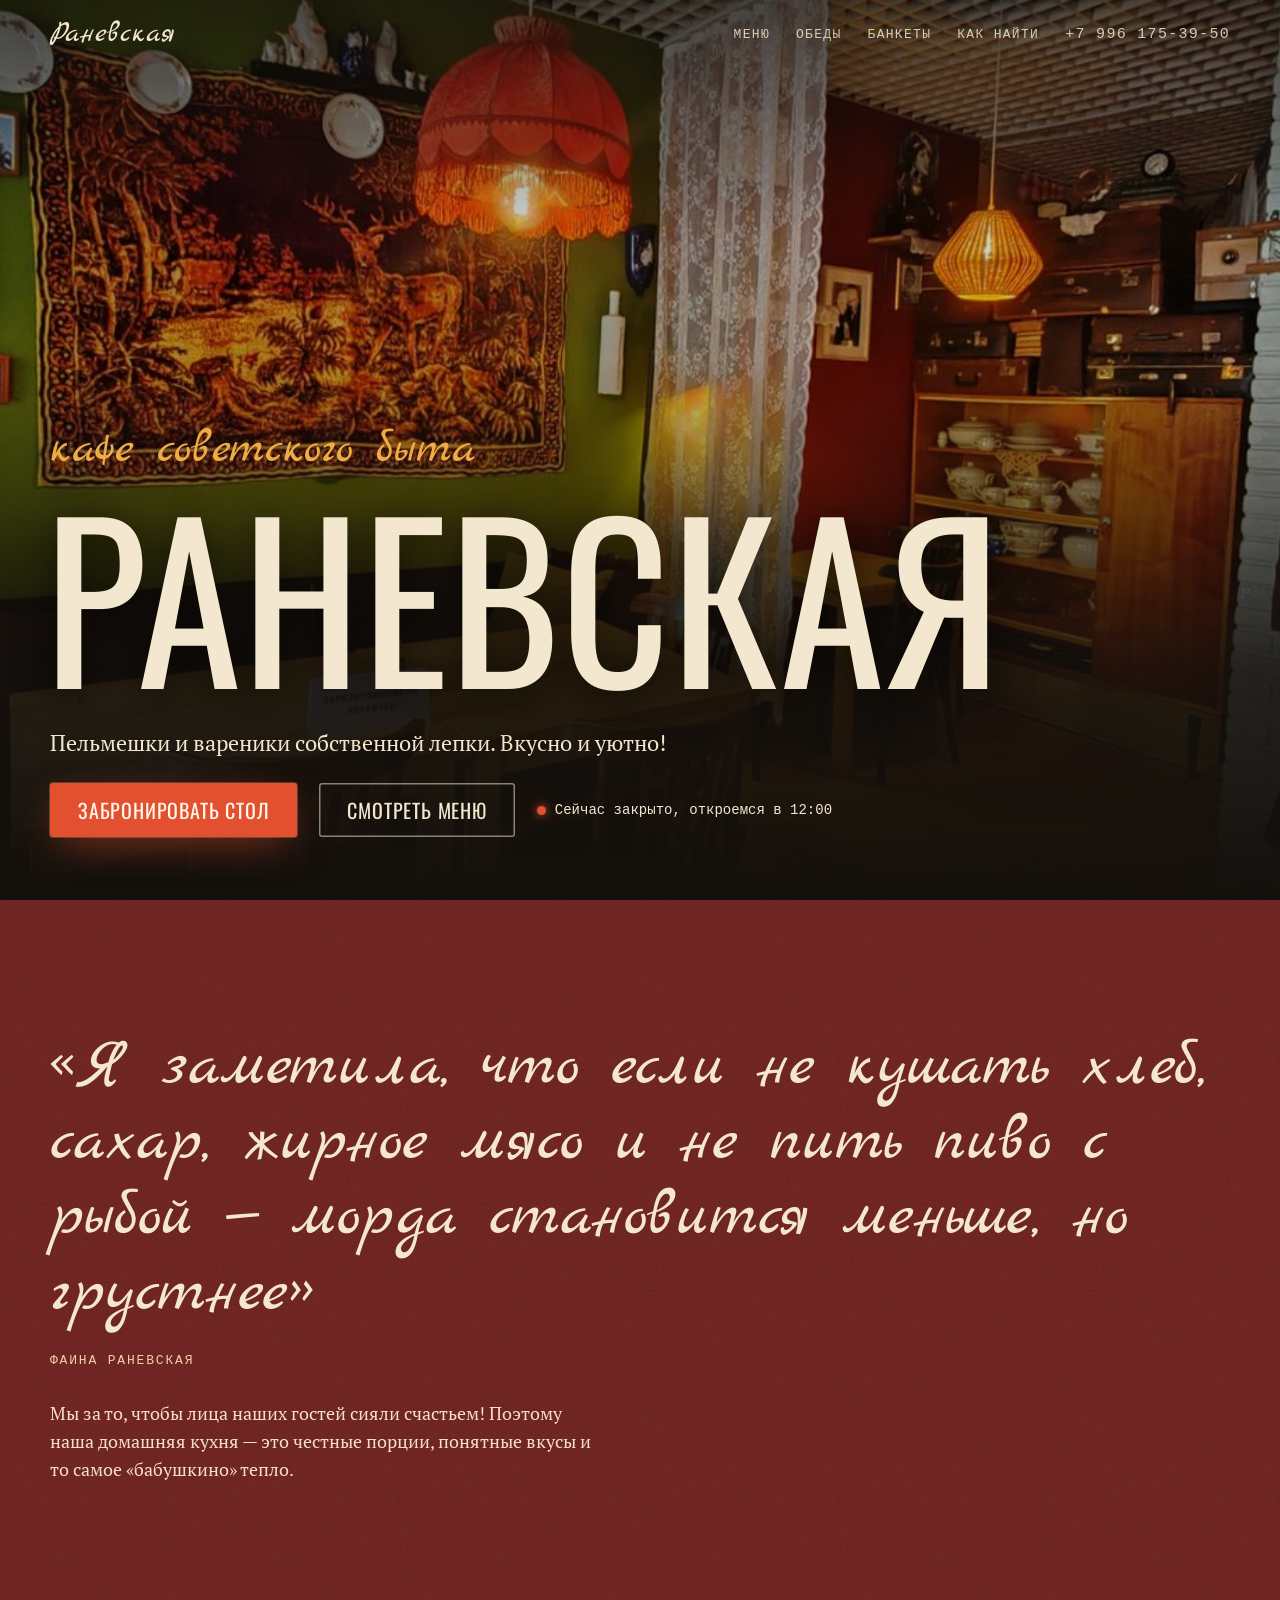
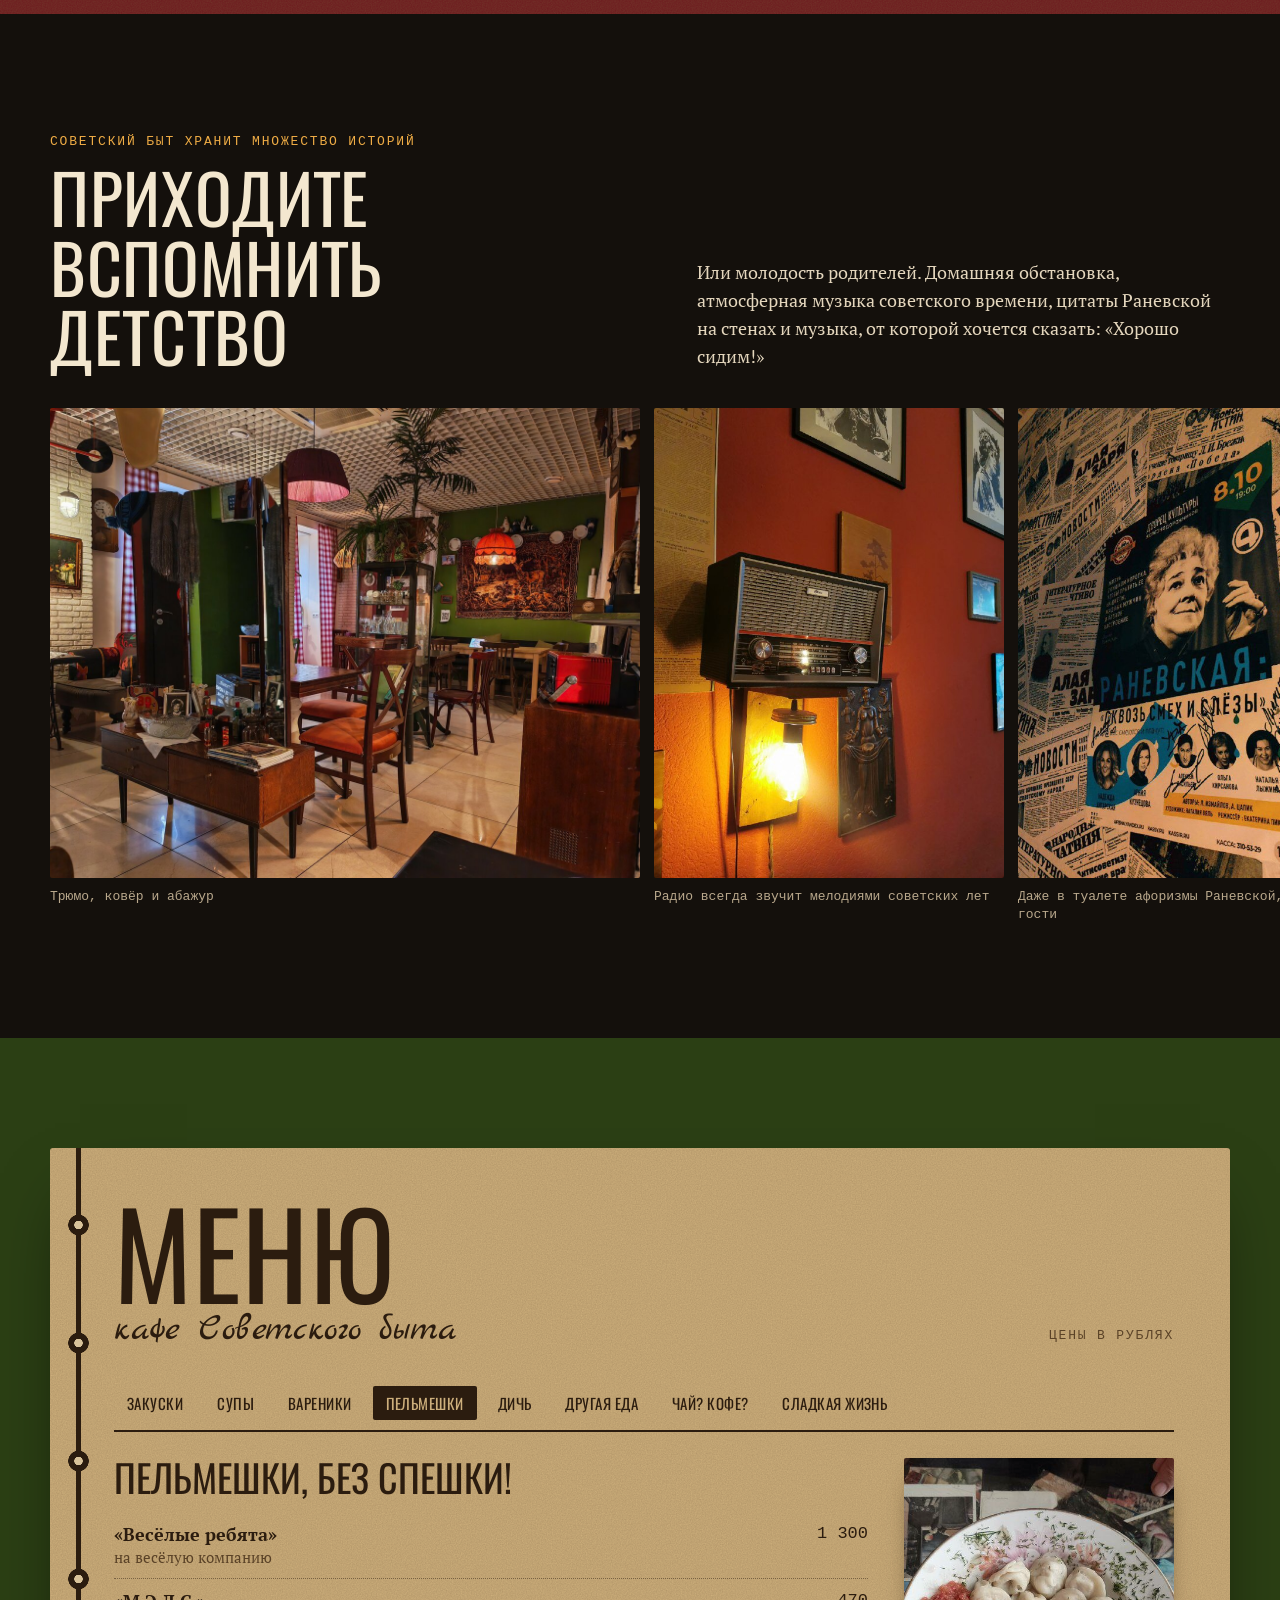
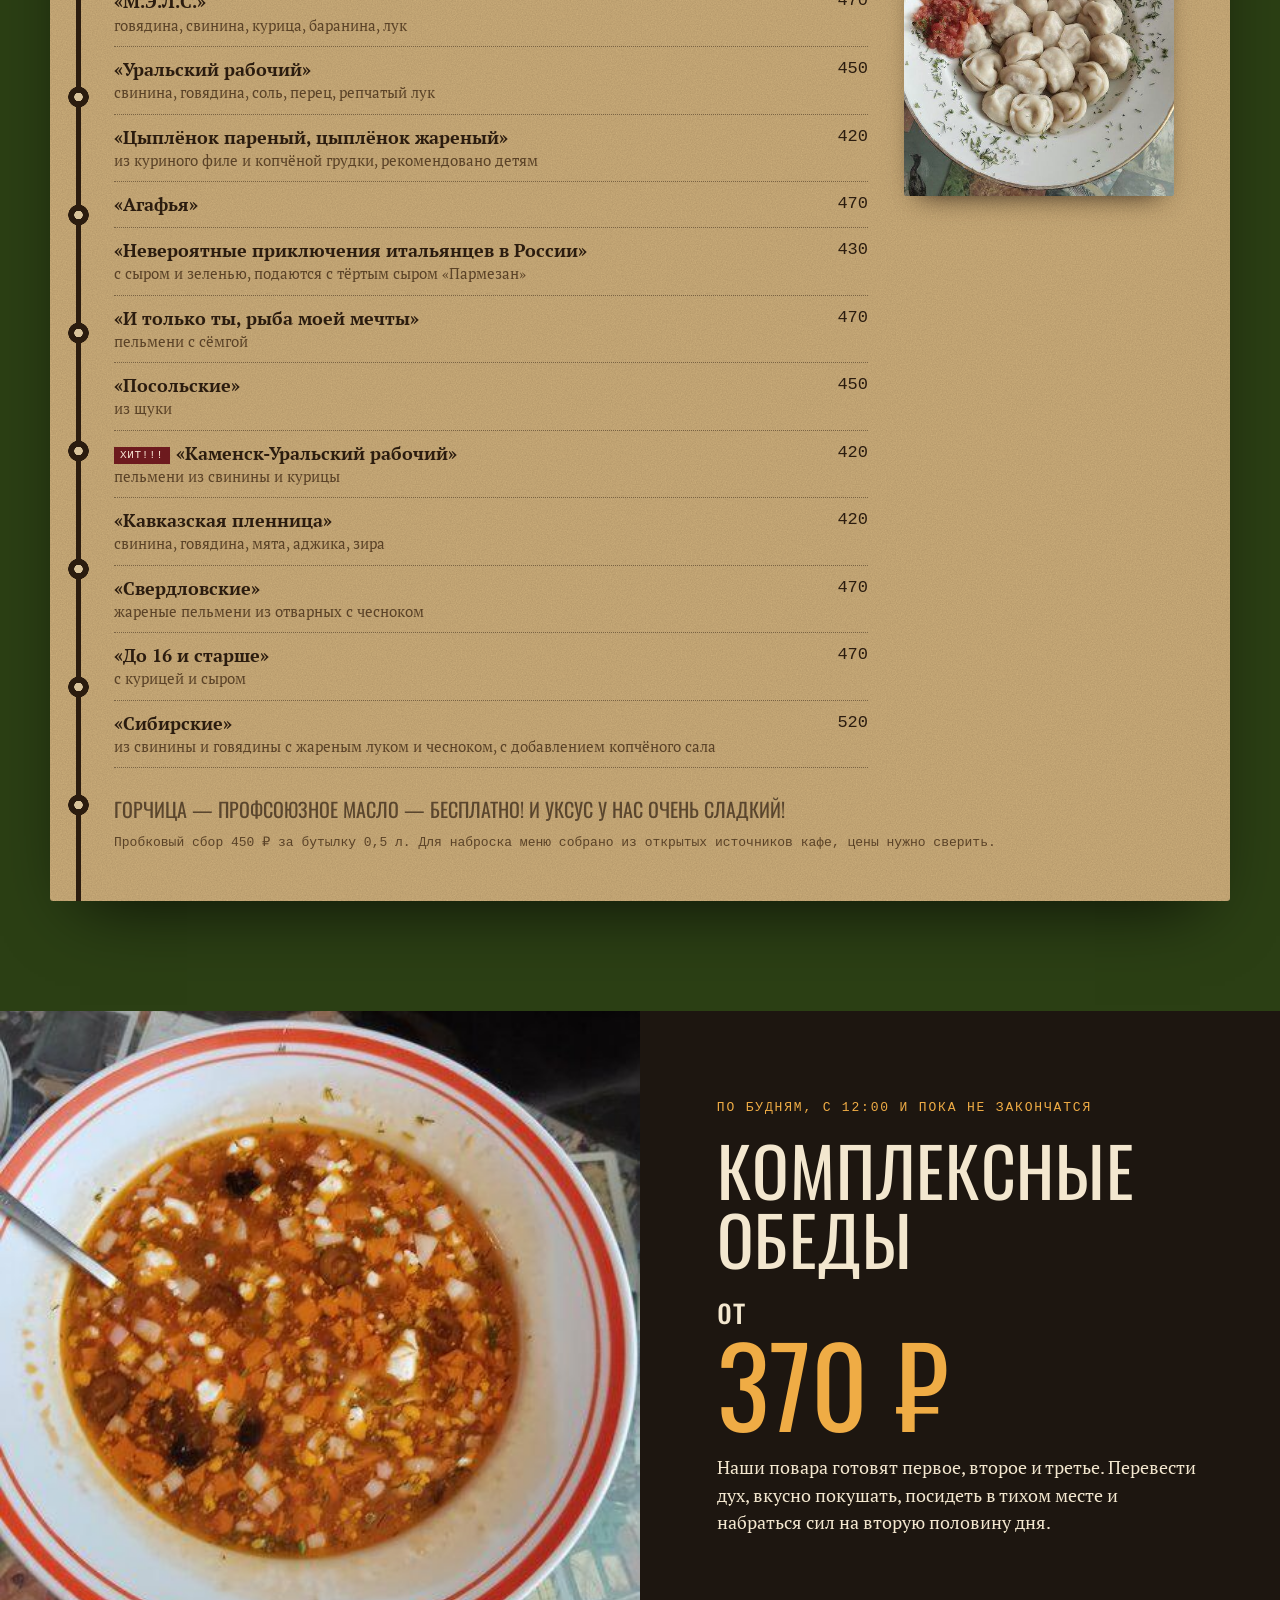
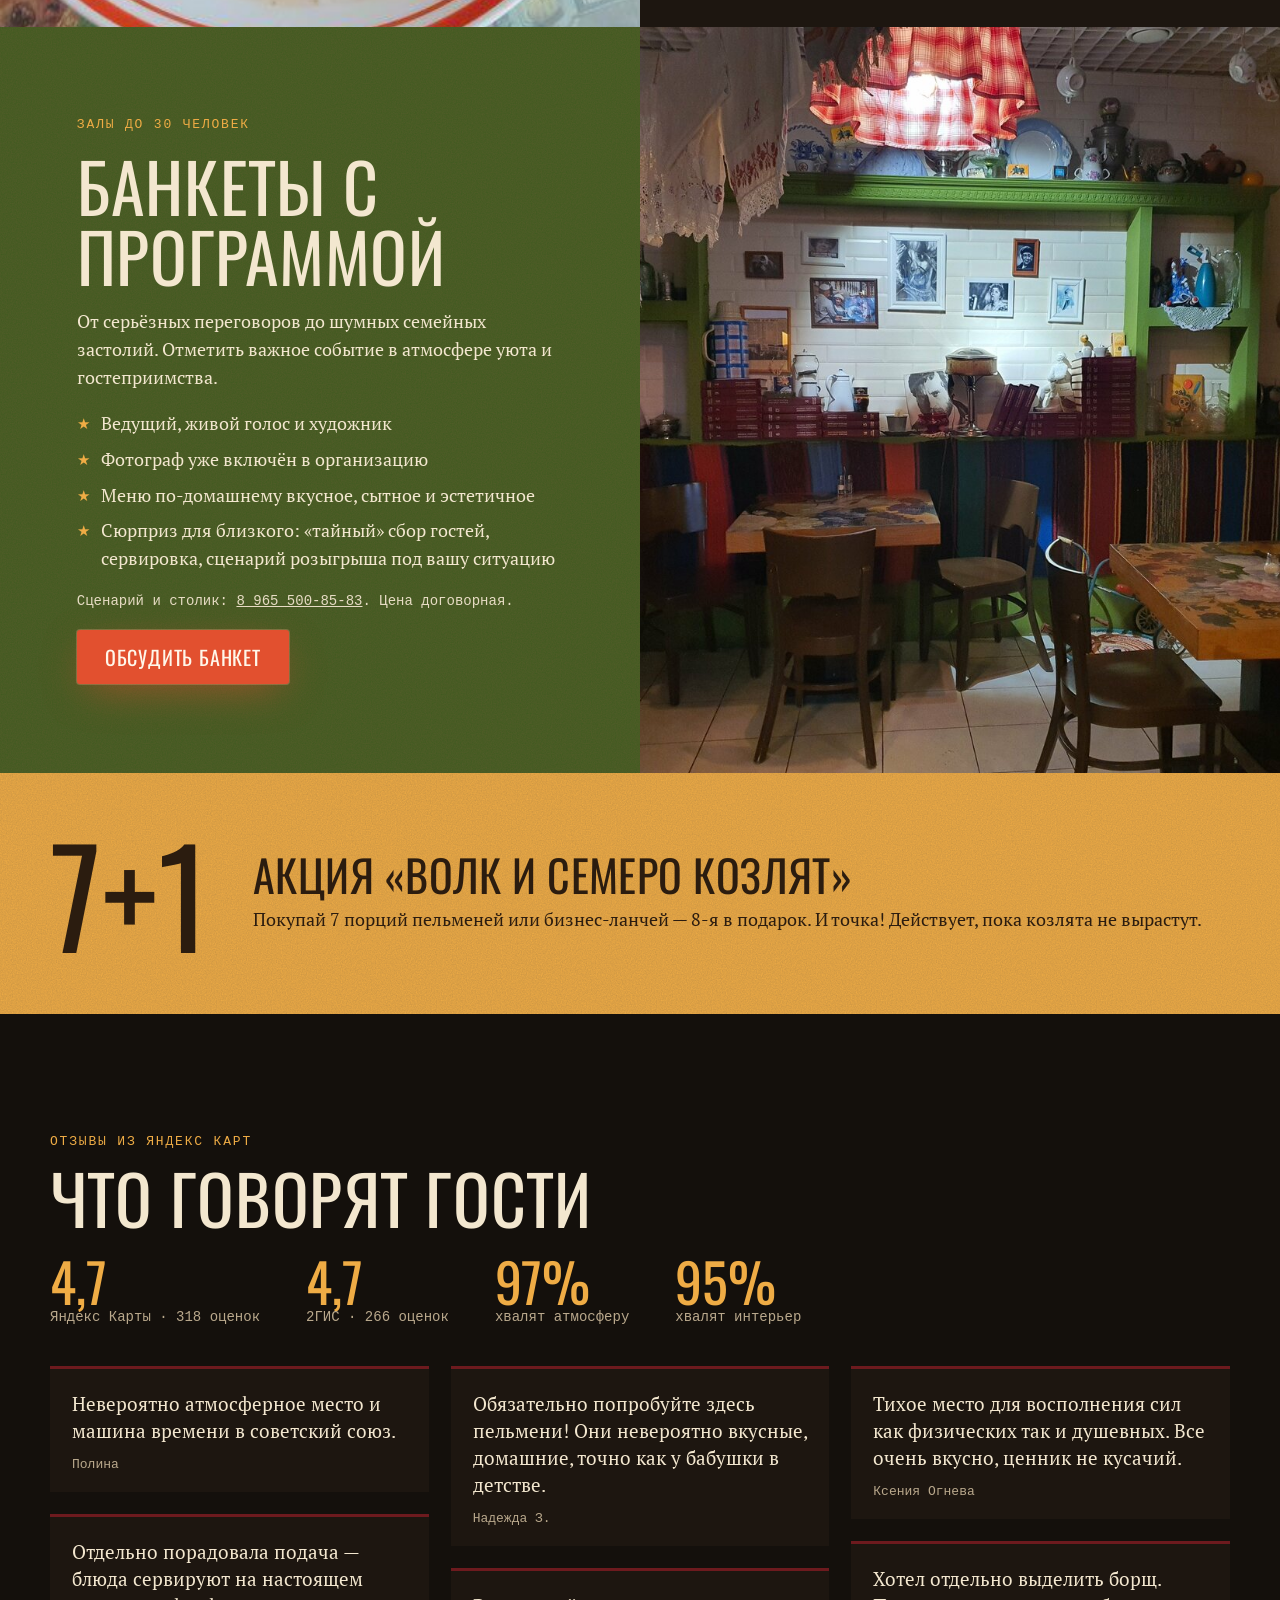
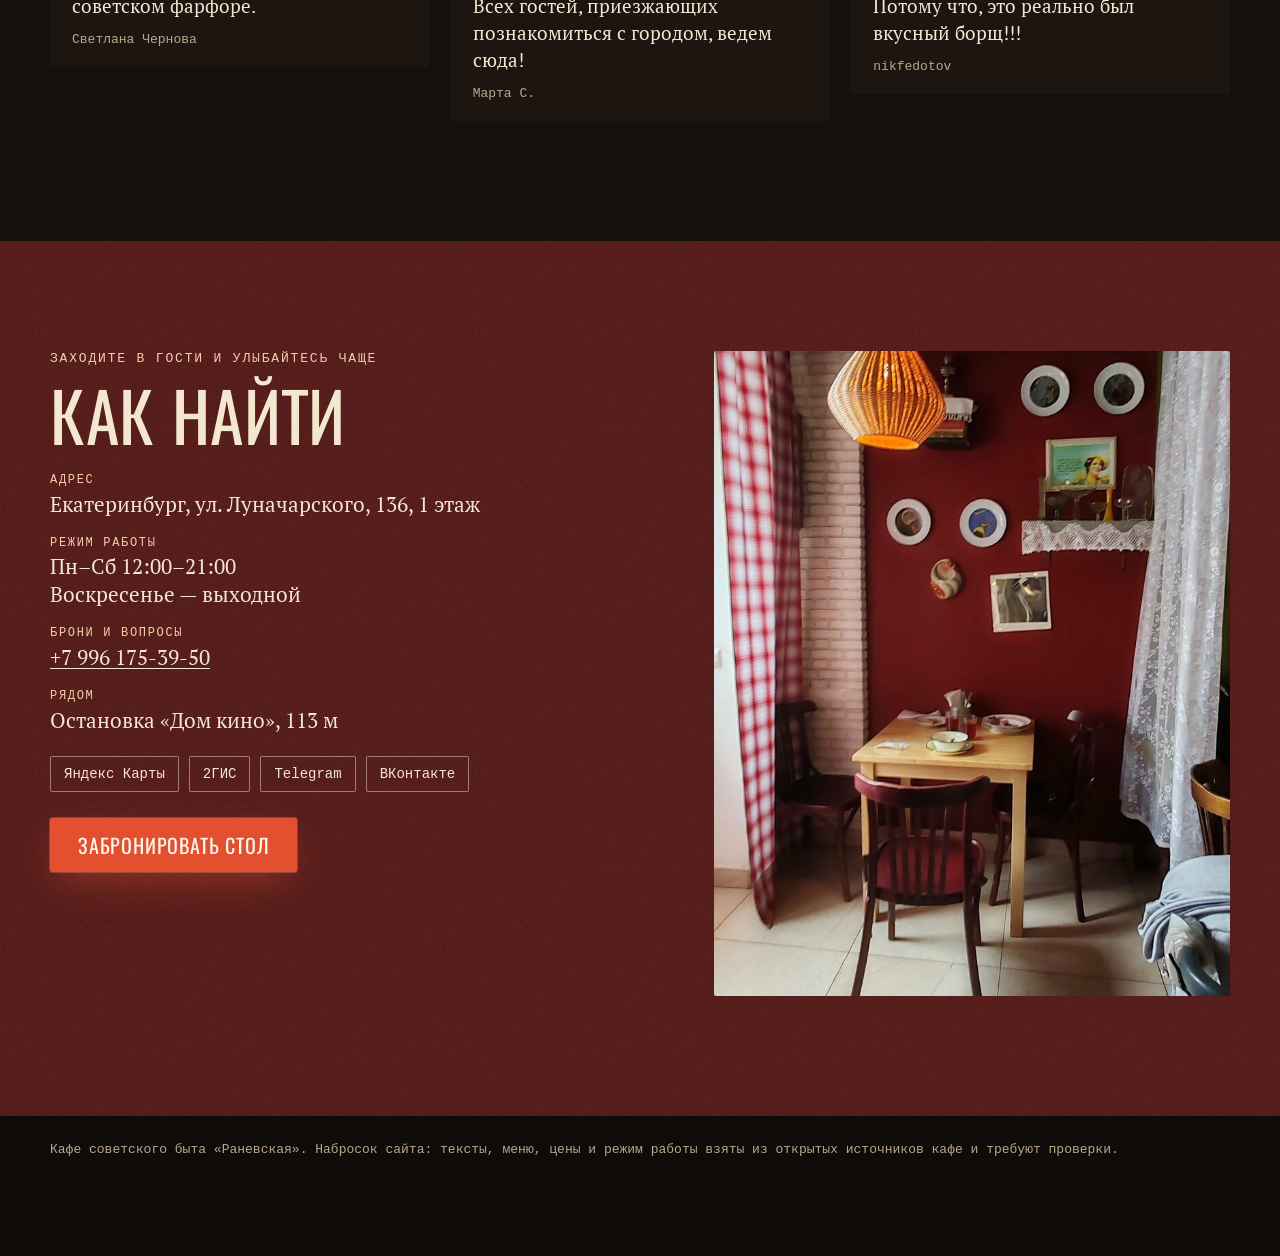
<file: ranevskaya/index.html>
<!doctype html>
<html lang="ru">
<head>
<meta charset="utf-8">
<meta name="viewport" content="width=device-width, initial-scale=1">
<title>Раневская — кафе советского быта, Екатеринбург</title>
<meta name="description" content="Кафе советского быта «Раневская» на Луначарского, 136. Пельмешки и вареники собственной лепки, обеды, банкеты. Пн–Сб 12:00–21:00.">
<meta name="robots" content="noindex">
<link rel="preconnect" href="https://fonts.googleapis.com">
<link rel="preconnect" href="https://fonts.gstatic.com" crossorigin>
<link href="https://fonts.googleapis.com/css2?family=Oswald:wght@500&family=Marck+Script&family=PT+Mono&family=PT+Serif:ital,wght@0,400;0,700;1,400&display=swap" rel="stylesheet">
<style>
:root{
  --room:#14100c; --room2:#1d1610; --cream:#f3e7cf; --muted:#b9a88c;
  --kraft:#cdaf7c; --kraft2:#bf9e68; --ink:#2b1c0f; --ink2:#5a4227;
  --green:#3f5a1f; --green2:#2b3f14; --wine:#6d1a1e; --wine2:#4f1115;
  --lamp:#e2502f; --amber:#efac45;
  --slab:'Oswald','PT Serif',serif; --script:'Marck Script','PT Serif',cursive;
  --serif:'PT Serif',Georgia,serif; --mono:'PT Mono',monospace;
  --noise:url("data:image/svg+xml,%3Csvg xmlns='http://www.w3.org/2000/svg' width='220' height='220'%3E%3Cfilter id='n'%3E%3CfeTurbulence type='fractalNoise' baseFrequency='.8' numOctaves='3' stitchTiles='stitch'/%3E%3CfeColorMatrix values='0 0 0 0 .2 0 0 0 0 .12 0 0 0 0 .05 0 0 0 .32 0'/%3E%3C/filter%3E%3Crect width='220' height='220' filter='url(%23n)'/%3E%3C/svg%3E");
}
*{box-sizing:border-box;margin:0}
html{scroll-behavior:smooth;scroll-padding-top:76px}
body{background:var(--room);color:var(--cream);font:400 18px/1.55 var(--serif);-webkit-font-smoothing:antialiased;overflow-x:hidden}
img{display:block;max-width:100%}
a{color:inherit}
button{font:inherit;color:inherit;background:none;border:0;cursor:pointer}
:focus-visible{outline:2px solid var(--amber);outline-offset:3px}
.wrap{width:min(1180px,100% - 40px);margin-inline:auto}
.label{font:400 13px/1.3 var(--mono);letter-spacing:.14em;text-transform:uppercase;color:var(--amber)}
h2{font:400 clamp(38px,6vw,68px)/1.02 var(--slab);letter-spacing:.01em;text-transform:uppercase}
.script{font-family:var(--script);font-weight:400}
.btn{display:inline-flex;align-items:center;justify-content:center;gap:10px;min-height:54px;padding:0 28px;background:var(--lamp);color:#fff7ea;font:400 20px/1 var(--slab);letter-spacing:.04em;text-transform:uppercase;text-decoration:none;border-radius:3px;box-shadow:0 0 0 1px #ffb08a44,0 12px 40px -10px #e2502f99;transition:transform .2s,background .2s}
.btn:hover{background:#f0623f;transform:translateY(-2px)}
.btn.ghost{background:none;box-shadow:inset 0 0 0 1.5px #f3e7cf88;color:var(--cream)}
.btn.ghost:hover{background:#f3e7cf18}

/* шапка */
.top{position:fixed;inset:0 0 auto 0;z-index:30;transition:background .3s,box-shadow .3s}
.top.on{background:#14100cf0;box-shadow:0 1px 0 #f3e7cf1f}
.top .wrap{display:flex;align-items:center;justify-content:space-between;height:68px;gap:20px}
.logo{font:400 30px/1 var(--script);text-decoration:none;color:var(--cream)}
.top nav{display:flex;align-items:center;gap:26px;font:400 13px/1 var(--mono);letter-spacing:.1em;text-transform:uppercase}
.top nav a{text-decoration:none;opacity:.85}
.top nav a:hover{opacity:1;color:var(--amber)}
.top .tel{font:400 15px/1 var(--mono);text-decoration:none;white-space:nowrap}

/* первый экран */
.hero{position:relative;min-height:100svh;display:flex;align-items:flex-end;overflow:hidden;background:#000}
.hero img{position:absolute;inset:0;width:100%;height:100%;object-fit:cover;object-position:32% 30%;filter:brightness(.82) saturate(1.05);animation:lampOn 2s .25s both}
@keyframes lampOn{0%{filter:brightness(.12) saturate(.7)}12%{filter:brightness(.55) saturate(1)}18%{filter:brightness(.16) saturate(.8)}34%{filter:brightness(.82) saturate(1.05)}100%{filter:brightness(.82) saturate(1.05)}}
.hero::after{content:"";position:absolute;inset:0;background:linear-gradient(180deg,#14100c99 0,#14100c00 26%,#14100c00 40%,#14100cd9 74%,var(--room) 100%)}
.hero .in{position:relative;z-index:2;padding-block:0 clamp(30px,7vh,76px)}
.hero .kicker{font:400 clamp(30px,4.6vw,48px)/1 var(--script);color:var(--amber)}
.hero h1{font:400 clamp(52px,18vw,212px)/1 var(--slab);text-transform:uppercase;letter-spacing:.005em;margin:.06em 0 .14em -.03em;text-shadow:0 6px 40px #000a}
.hero p{max-width:30em;font-size:clamp(18px,2vw,22px);line-height:1.4}
.hero .row{display:flex;flex-wrap:wrap;align-items:center;gap:14px 22px;margin-top:24px}
.now{font:400 14px/1.3 var(--mono);display:inline-flex;align-items:center;gap:9px}
.now i{width:9px;height:9px;border-radius:50%;background:#8fc25a;box-shadow:0 0 10px #8fc25a}
.now.off i{background:var(--lamp);box-shadow:0 0 10px var(--lamp)}

/* цитата */
.quote{background:var(--wine) var(--noise);padding:clamp(70px,11vw,130px) 0}
.quote blockquote{font:400 clamp(35px,5.4vw,66px)/1.14 var(--script);max-width:19em}
.quote cite{display:block;margin-top:22px;font:400 13px/1.3 var(--mono);letter-spacing:.14em;text-transform:uppercase;color:#f3cfa9}
.quote p{margin-top:30px;max-width:31em;color:#f6dfca}

/* квартира */
.flat{padding:clamp(70px,10vw,120px) 0 clamp(60px,8vw,100px);background:var(--room)}
.flat .head{display:grid;grid-template-columns:1.1fr 1fr;gap:24px 60px;align-items:end;margin-bottom:38px}
.flat .head p{color:#e4d6bd}
.strip{display:flex;gap:14px;overflow-x:auto;scroll-snap-type:x proximity;padding:0 max(20px,calc((100vw - 1180px)/2)) 14px;scrollbar-width:thin;scrollbar-color:#6b5438 transparent}
.strip figure{flex:0 0 auto;width:min(74vw,350px);scroll-snap-align:center}
.strip figure.w{width:min(88vw,590px)}
.strip img{width:100%;height:clamp(350px,56vh,470px);object-fit:cover;border-radius:2px}
.strip figcaption{font:400 13px/1.35 var(--mono);color:var(--muted);padding-top:10px}

/* меню */
.menu{background:var(--green2);padding:clamp(60px,9vw,110px) 0;position:relative}
.sheet{background:var(--kraft) var(--noise);color:var(--ink);border-radius:3px;box-shadow:0 30px 70px -30px #000c;display:grid;grid-template-columns:58px minmax(0,1fr);position:relative}
.rope{position:relative;background:linear-gradient(90deg,transparent 26px,#2b1c0f 26px,#2b1c0f 31px,transparent 31px)}
.rope::before{content:"";position:absolute;inset:18px 0;background:radial-gradient(circle at 28.5px 50%,#d9c39a 0 4px,#2b1c0f 4.5px 10px,transparent 10.5px) 0 0/58px 118px repeat-y}
.sheet .body{padding:clamp(26px,4vw,50px) clamp(18px,4.5vw,56px) clamp(28px,4vw,48px) 6px}
.sheet h2{color:var(--ink);font-size:clamp(58px,10vw,118px);line-height:.9}
.sheet .sub{display:flex;flex-wrap:wrap;justify-content:space-between;align-items:baseline;gap:6px 30px;margin:6px 0 24px}
.sheet .sub .script{font-size:clamp(28px,3.4vw,38px);line-height:1.1}
.tabs{display:flex;flex-wrap:wrap;gap:8px;margin-bottom:26px;position:sticky;top:68px;z-index:5;background:var(--kraft) var(--noise);padding:10px 0;border-bottom:2px solid var(--ink)}
.tabs button{padding:9px 13px;font:400 15px/1.1 var(--slab);letter-spacing:.03em;text-transform:uppercase;border-radius:2px;color:var(--ink)}
.tabs button:hover{background:#2b1c0f1a}
.tabs button[aria-selected=true]{background:var(--ink);color:var(--kraft)}
.pane{display:none;grid-template-columns:minmax(0,1fr) 270px;gap:36px;align-items:start}
.pane.on{display:grid;animation:rise .35s both}
@keyframes rise{from{opacity:0;transform:translateY(8px)}}
.pane h3{font:400 clamp(26px,3.4vw,38px)/1.05 var(--slab);text-transform:uppercase;margin-bottom:14px}
.pane ul{list-style:none;padding:0}
.pane li{display:grid;grid-template-columns:1fr auto;gap:2px 14px;padding:11px 0;border-bottom:1.5px dotted #2b1c0f77}
.pane li b{font-weight:700;font-size:18px;line-height:1.28}
.pane li span{font:400 17px/1.3 var(--mono);white-space:nowrap}
.pane li small{grid-column:1/-1;font-size:15px;line-height:1.3;color:var(--ink2)}
.pane figure img{width:100%;aspect-ratio:4/5;object-fit:cover;border-radius:2px;filter:sepia(.14);box-shadow:0 12px 26px -14px #2b1c0f}
.pane .hit{display:inline-block;background:var(--wine);color:#fbe9d7;font:400 11px/1 var(--mono);padding:3px 6px;margin-right:6px;vertical-align:2px;letter-spacing:.06em}
.stamp{margin-top:28px;font:400 clamp(16px,2vw,20px)/1.3 var(--slab);text-transform:uppercase;color:#2b1c0fb0}
.draft{margin-top:12px;font:400 13px/1.4 var(--mono);color:var(--ink2)}

/* обед, банкет */
.split{display:grid;grid-template-columns:1fr 1fr}
.split>div{min-height:520px}
.split .ph{position:relative;overflow:hidden}
.split .ph img{position:absolute;inset:0;width:100%;height:100%;object-fit:cover}
.split .tx{padding:clamp(46px,7vw,92px) clamp(20px,6vw,84px);display:flex;flex-direction:column;justify-content:center;gap:18px}
.lunch .tx{background:var(--room2)}
.lunch .price{font:400 clamp(66px,9vw,110px)/.95 var(--slab);color:var(--amber)}
.lunch .price small{font-size:.32em;display:block;color:var(--cream);letter-spacing:.04em;margin-bottom:6px}
.banq .tx{background:var(--green) var(--noise)}
.banq ul{list-style:none;padding:0;display:grid;gap:8px}
.banq li{padding-left:24px;position:relative}
.banq li::before{content:"★";position:absolute;left:0;color:var(--amber);font-size:15px;top:2px}
.note{font:400 14px/1.45 var(--mono);color:#e7dcc4}
.wolf{background:var(--amber) var(--noise);color:var(--ink);padding:clamp(38px,5vw,60px) 0}
.wolf .wrap{display:grid;grid-template-columns:auto 1fr;gap:18px 44px;align-items:center}
.wolf .big{font:400 clamp(68px,12vw,134px)/.9 var(--slab)}
.wolf h2{font-size:clamp(28px,4vw,44px);margin-bottom:8px}

/* отзывы */
.voices{padding:clamp(70px,10vw,120px) 0;background:var(--room)}
.score{display:flex;flex-wrap:wrap;gap:14px 46px;margin:22px 0 40px}
.score div{font:400 14px/1.3 var(--mono);color:var(--muted)}
.score b{display:block;font:400 54px/1 var(--slab);color:var(--amber)}
.say{columns:3 300px;column-gap:22px}
.say figure{break-inside:avoid;margin-bottom:22px;padding:22px 22px 18px;background:var(--room2);border-top:3px solid var(--wine)}
.say blockquote{font-size:19px;line-height:1.42}
.say figcaption{margin-top:12px;font:400 13px/1.3 var(--mono);color:var(--muted)}

/* как найти */
.find{background:var(--wine2) var(--noise);padding:clamp(66px,9vw,110px) 0 clamp(100px,12vw,120px)}
.find .wrap{display:grid;grid-template-columns:1.15fr 1fr;gap:34px 70px;align-items:start}
.find dl{display:grid;gap:18px;margin-top:24px}
.find dt{font:400 12px/1.3 var(--mono);letter-spacing:.14em;text-transform:uppercase;color:#f3cfa9}
.find dd{margin:2px 0 0;font-size:21px;line-height:1.3}
.find dd a{text-decoration-thickness:1px;text-underline-offset:3px}
.links{display:flex;flex-wrap:wrap;gap:10px;margin-top:22px}
.links a{font:400 14px/1 var(--mono);padding:11px 14px;box-shadow:inset 0 0 0 1px #f3e7cf77;text-decoration:none;border-radius:2px}
.links a:hover{background:#f3e7cf18}
.find figure img{width:100%;aspect-ratio:4/5;object-fit:cover;border-radius:2px}
footer{background:#0e0b08;color:var(--muted);font:400 13px/1.5 var(--mono);padding:24px 0 96px}

/* бронь */
dialog{border:0;padding:0;margin:auto;width:min(480px,100% - 28px);max-height:calc(100dvh - 28px);background:var(--kraft) var(--noise);color:var(--ink);border-radius:3px;box-shadow:0 30px 90px #000}
dialog::backdrop{background:#0a0705cc}
.bk{padding:26px clamp(20px,5vw,32px) 28px;position:relative}
.bk h2{font-size:40px;color:var(--ink);padding-right:44px}
.bk p{font-size:16px;line-height:1.4;margin:6px 0 16px}
.bk .x{position:absolute;right:12px;top:12px;width:44px;height:44px;font-size:28px;line-height:1}
.bk label{display:block;font:400 12px/1.3 var(--mono);letter-spacing:.1em;text-transform:uppercase;margin-bottom:12px}
.bk input,.bk select{display:block;width:100%;margin-top:5px;height:50px;padding:0 12px;background:#f2e3c5;color:var(--ink);border:1.5px solid var(--ink);border-radius:2px;font:400 18px/1 var(--serif);letter-spacing:0;text-transform:none}
.two{display:grid;grid-template-columns:1fr 1fr;gap:12px}
.bk .say-it{background:#2b1c0f;color:var(--kraft);padding:12px 14px;font-size:16px;line-height:1.35;margin:4px 0 14px}
.bk .btn{width:100%}
.bk .btn[aria-disabled=true]{opacity:.45;pointer-events:none}

.mob{display:none}
.rv{opacity:0;transform:translateY(18px);transition:opacity .7s,transform .7s}
.rv.in{opacity:1;transform:none}
@media (max-width:900px){
  body{font-size:17px}
  .top nav a:not(.tel){display:none}
  .flat .head,.find .wrap{grid-template-columns:1fr}
  .split{grid-template-columns:1fr}
  .split>div{min-height:0}
  .split .ph{aspect-ratio:4/3}
  .banq .ph{order:-1}
  .pane{grid-template-columns:minmax(0,1fr)}
  .pane figure{display:none}
  .sheet{grid-template-columns:30px minmax(0,1fr)}
  .rope{background:linear-gradient(90deg,transparent 12px,#2b1c0f 12px,#2b1c0f 15px,transparent 15px)}
  .rope::before{background:radial-gradient(circle at 13.5px 50%,#d9c39a 0 3px,#2b1c0f 3.5px 7px,transparent 7.5px) 0 0/30px 104px repeat-y}
  .tabs{flex-wrap:nowrap;overflow-x:auto;margin-right:-18px;padding-right:18px;scrollbar-width:none}
  .tabs::-webkit-scrollbar{display:none}
  .tabs button{flex:0 0 auto}
  .menu .wrap{width:calc(100% - 20px)}
  .wolf .wrap{grid-template-columns:1fr}
  .hero img{object-position:30% 30%}
  .hero .in{padding-bottom:88px}
  .hero .row .btn{flex:1 1 auto}
  .mob{display:grid;grid-template-columns:1fr 1.5fr;position:fixed;inset:auto 0 0 0;z-index:25;background:#14100cf5;padding:8px 10px calc(8px + env(safe-area-inset-bottom));gap:8px;box-shadow:0 -1px 0 #f3e7cf22}
  .mob .btn{min-height:50px;padding:0 10px;font-size:17px}
}
@media (prefers-reduced-motion:reduce){
  html{scroll-behavior:auto}
  .hero img{animation:none}
  .rv{opacity:1;transform:none;transition:none}
  .pane.on{animation:none}
}
</style>
</head>
<body>

<header class="top" id="top">
  <div class="wrap">
    <a class="logo" href="#home">Раневская</a>
    <nav aria-label="Разделы">
      <a href="#menu">Меню</a><a href="#lunch">Обеды</a><a href="#banket">Банкеты</a><a href="#find">Как найти</a>
      <a class="tel" href="tel:+79961753950">+7 996 175-39-50</a>
    </nav>
  </div>
</header>

<main id="home">
<section class="hero">
  <img src="img/zal-49.jpg" alt="Зал кафе: зелёная стена, ковёр с оленем, красный абажур, сервант с посудой" fetchpriority="high">
  <div class="wrap in">
    <div class="kicker">кафе советского быта</div>
    <h1>Раневская</h1>
    <p>Пельмешки и вареники собственной лепки. Вкусно и уютно!</p>
    <div class="row">
      <button class="btn" data-book>Забронировать стол</button>
      <a class="btn ghost" href="#menu">Смотреть меню</a>
      <span class="now" id="now"><i></i><span>Пн–Сб 12:00–21:00</span></span>
    </div>
  </div>
</section>

<section class="quote">
  <div class="wrap rv">
    <blockquote>«Я заметила, что если не кушать хлеб, сахар, жирное мясо и не пить пиво с рыбой — морда становится меньше, но грустнее»
      <cite>Фаина Раневская</cite>
    </blockquote>
    <p>Мы за то, чтобы лица наших гостей сияли счастьем! Поэтому наша домашняя кухня — это честные порции, понятные вкусы и то самое «бабушкино» тепло.</p>
  </div>
</section>

<section class="flat" id="flat">
  <div class="wrap head rv">
    <div>
      <div class="label">Советский быт хранит множество историй</div>
      <h2 style="margin-top:12px">Приходите вспомнить детство</h2>
    </div>
    <p>Или молодость родителей. Домашняя обстановка, атмосферная музыка советского времени, цитаты Раневской на стенах и музыка, от которой хочется сказать: «Хорошо сидим!»</p>
  </div>
  <div class="strip" tabindex="0" aria-label="Фотографии кафе">
    <figure class="w"><img loading="lazy" src="img/zal-37.jpg" alt="Зал с трюмо, ковром на стене и красным абажуром"><figcaption>Трюмо, ковёр и абажур</figcaption></figure>
    <figure><img loading="lazy" src="img/tg-58_0.jpg" alt="Старая радиола на красной стене"><figcaption>Радио всегда звучит мелодиями советских лет</figcaption></figure>
    <figure><img loading="lazy" src="img/tg-6_3.jpg" alt="Стена с газетами и плакатом Раневской"><figcaption>Даже в туалете афоризмы Раневской, пишут гости</figcaption></figure>
    <figure class="w"><img loading="lazy" src="img/zal-58.jpg" alt="Уголок зала со столом и абажуром"><figcaption>Столько мелочей, которые хочется рассматривать</figcaption></figure>
    <figure><img loading="lazy" src="img/tg-6_0.jpg" alt="Старая плита с кухонной утварью"><figcaption>Кухня как у бабушки</figcaption></figure>
    <figure><img loading="lazy" src="img/tg-6_4.jpg" alt="Табличка «Места для поцелуев»"><figcaption>«Места для поцелуев»</figcaption></figure>
    <figure><img loading="lazy" src="img/tg-106_2.jpg" alt="Старый телевизор на подоконнике с цветами"><figcaption>Телевизор на подоконнике</figcaption></figure>
    <figure class="w"><img loading="lazy" src="img/tg-14_2.jpg" alt="Таблички на кирпичной стене"><figcaption>«Муля, не нервируй меня!»</figcaption></figure>
  </div>
</section>

<section class="menu" id="menu">
  <div class="wrap">
    <div class="sheet">
      <div class="rope" aria-hidden="true"></div>
      <div class="body">
        <h2>Меню</h2>
        <div class="sub"><span class="script">кафе Советского быта</span><span class="label" style="color:var(--ink2)">Цены в рублях</span></div>
        <div class="tabs" role="tablist" aria-label="Разделы меню" id="tabs"></div>
        <div id="panes"></div>
        <p class="stamp">Горчица — профсоюзное масло — бесплатно! И уксус у нас очень сладкий!</p>
        <p class="draft">Пробковый сбор 450 ₽ за бутылку 0,5 л. Для наброска меню собрано из открытых источников кафе, цены нужно сверить.</p>
      </div>
    </div>
  </div>
</section>

<section class="split lunch" id="lunch">
  <div class="ph"><img loading="lazy" src="img/tg-60_1.jpg" alt="Тарелка супа"></div>
  <div class="tx rv">
    <div class="label">По будням, с 12:00 и пока не закончатся</div>
    <h2>Комплексные обеды</h2>
    <div class="price"><small>от</small>370 ₽</div>
    <p>Наши повара готовят первое, второе и третье. Перевести дух, вкусно покушать, посидеть в тихом месте и набраться сил на вторую половину дня.</p>
  </div>
</section>

<section class="split banq" id="banket">
  <div class="tx rv">
    <div class="label">Залы до 30 человек</div>
    <h2>Банкеты с программой</h2>
    <p>От серьёзных переговоров до шумных семейных застолий. Отметить важное событие в атмосфере уюта и гостеприимства.</p>
    <ul>
      <li>Ведущий, живой голос и художник</li>
      <li>Фотограф уже включён в организацию</li>
      <li>Меню по-домашнему вкусное, сытное и эстетичное</li>
      <li>Сюрприз для близкого: «тайный» сбор гостей, сервировка, сценарий розыгрыша под вашу ситуацию</li>
    </ul>
    <p class="note">Сценарий и столик: <a href="tel:+79655008583">8 965 500-85-83</a>. Цена договорная.</p>
    <div><a class="btn" href="tel:+79655008583">Обсудить банкет</a></div>
  </div>
  <div class="ph"><img loading="lazy" src="img/zal-57.jpg" alt="Просторный зал кафе со столами"></div>
</section>

<section class="wolf">
  <div class="wrap rv">
    <div class="big">7+1</div>
    <div>
      <h2>Акция «Волк и семеро козлят»</h2>
      <p>Покупай 7 порций пельменей или бизнес-ланчей — 8-я в подарок. И точка! Действует, пока козлята не вырастут.</p>
    </div>
  </div>
</section>

<section class="voices" id="voices">
  <div class="wrap">
    <div class="label">Отзывы из Яндекс Карт</div>
    <h2 style="margin-top:12px">Что говорят гости</h2>
    <div class="score">
      <div><b>4,7</b>Яндекс Карты · 318 оценок</div>
      <div><b>4,7</b>2ГИС · 266 оценок</div>
      <div><b>97%</b>хвалят атмосферу</div>
      <div><b>95%</b>хвалят интерьер</div>
    </div>
    <div class="say">
      <figure class="rv"><blockquote>Невероятно атмосферное место и машина времени в советский союз.</blockquote><figcaption>Полина</figcaption></figure>
      <figure class="rv"><blockquote>Отдельно порадовала подача — блюда сервируют на настоящем советском фарфоре.</blockquote><figcaption>Светлана Чернова</figcaption></figure>
      <figure class="rv"><blockquote>Обязательно попробуйте здесь пельмени! Они невероятно вкусные, домашние, точно как у бабушки в детстве.</blockquote><figcaption>Надежда З.</figcaption></figure>
      <figure class="rv"><blockquote>Всех гостей, приезжающих познакомиться с городом, ведем сюда!</blockquote><figcaption>Марта С.</figcaption></figure>
      <figure class="rv"><blockquote>Тихое место для восполнения сил как физических так и душевных. Все очень вкусно, ценник не кусачий.</blockquote><figcaption>Ксения Огнева</figcaption></figure>
      <figure class="rv"><blockquote>Хотел отдельно выделить борщ. Потому что, это реально был вкусный борщ!!!</blockquote><figcaption>nikfedotov</figcaption></figure>
    </div>
  </div>
</section>

<section class="find" id="find">
  <div class="wrap">
    <div class="rv">
      <div class="label" style="color:#f3cfa9">Заходите в гости и улыбайтесь чаще</div>
      <h2 style="margin-top:12px">Как найти</h2>
      <dl>
        <div><dt>Адрес</dt><dd>Екатеринбург, ул. Луначарского, 136, 1 этаж</dd></div>
        <div><dt>Режим работы</dt><dd>Пн–Сб 12:00–21:00<br>Воскресенье — выходной</dd></div>
        <div><dt>Брони и вопросы</dt><dd><a href="tel:+79961753950">+7 996 175-39-50</a></dd></div>
        <div><dt>Рядом</dt><dd>Остановка «Дом кино», 113 м</dd></div>
      </dl>
      <div class="links">
        <a href="https://yandex.ru/maps/org/ranevskaya/15806973779/" target="_blank" rel="noopener">Яндекс Карты</a>
        <a href="https://2gis.ru/ekaterinburg/firm/70000001042714994" target="_blank" rel="noopener">2ГИС</a>
        <a href="https://t.me/kaferanevskaya" target="_blank" rel="noopener">Telegram</a>
        <a href="https://vk.com/cafe_ranevskaya" target="_blank" rel="noopener">ВКонтакте</a>
      </div>
      <div style="margin-top:26px"><button class="btn" data-book>Забронировать стол</button></div>
    </div>
    <figure class="rv"><img loading="lazy" src="img/zal-54.jpg" alt="Стол у красной стены с тарелками"></figure>
  </div>
</section>
</main>

<footer><div class="wrap">Кафе советского быта «Раневская». Набросок сайта: тексты, меню, цены и режим работы взяты из открытых источников кафе и требуют проверки.</div></footer>

<div class="mob">
  <a class="btn ghost" href="tel:+79961753950">Позвонить</a>
  <button class="btn" data-book>Забронировать</button>
</div>

<dialog id="book" aria-labelledby="bkT">
  <form class="bk" method="dialog" onsubmit="return false">
    <button class="x" type="button" id="bkX" aria-label="Закрыть">×</button>
    <h2 id="bkT">Стол в «Раневской»</h2>
    <p>Если ваша компания от 3-х человек, обязательно предупредите нас, чтобы мы ждали именно вас!</p>
    <div class="two">
      <label>Дата<input type="date" id="bkD" required></label>
      <label>Время<select id="bkH"></select></label>
    </div>
    <label>Гостей<select id="bkG"></select></label>
    <div class="say-it" id="bkS" aria-live="polite"></div>
    <a class="btn" id="bkC" href="tel:+79961753950">Позвонить в кафе</a>
  </form>
</dialog>

<script>
const M=[
 {t:'Закуски',h:'Закуски и салаты для первача',p:'tg-44_2.jpg',a:'Салат с помидорами',i:[
  ['«Мурка»','',200],['Сало в нарезку','с чёрным хлебом и чесноком',290],['Драники от тёти Фаи из Таганрога','на выбор: с грибами, икра, сёмга',420],['Блинчики с красной икрой','',390],['«Лепота»','',450],['«Стакан ржавых гвоздей»','',200],['Селёдочка','',300],['Привет с колхозного рынка','',370],['Блинчики с ветчиной и сыром','',290],['Салат «Сельдь в пальто»','',320],['Салат «Дачники и Садоводы»','',250],['Салат «Генеральный секретарь»','он же «Цезарь»',340],['Салат «Смачный»','',350],['Салат «Высотка на Котельнической набережной»','',350],['Салат «Оливье»','с докторской колбасой',320],['Салат «Белая дача»','',380]]},
 {t:'Супы',h:'Супы',p:'tg-44_4.jpg',a:'Тарелка солянки',i:[
  ['Суп дня','по будням с 12:00 и пока не закончится!',120],['Солянка сборная','',350],['Суп с куриной ножкой и домашней лапшой','',320],['Крем-суп из грибов на сливках','с гренками',320],['«Верх дном»','',320],['Уха «Финский залив»','',400],['Чучвара в бульоне','',350]]},
 {t:'Вареники',h:'Вареники',p:'tg-44_3.jpg',a:'Тарелка вареников',i:[
  ['Вареники «Ты просто… Космос, Стас, Экстаз»','',300],['Посикунчики','',300],['Вареники «Твоя вишнёвая девятка»','',300],['Вареники с печёной тыквой','',370],['Вареники с лесными грибами','',370]]},
 {t:'Пельмешки',h:'Пельмешки, без спешки!',p:'tg-60_3.jpg',a:'Тарелка пельменей',i:[
  ['«Весёлые ребята»','на весёлую компанию',1300],['«М.Э.Л.С.»','говядина, свинина, курица, баранина, лук',470],['«Уральский рабочий»','свинина, говядина, соль, перец, репчатый лук',450],['«Цыплёнок пареный, цыплёнок жареный»','из куриного филе и копчёной грудки, рекомендовано детям',420],['«Агафья»','',470],['«Невероятные приключения итальянцев в России»','с сыром и зеленью, подаются с тёртым сыром «Пармезан»',430],['«И только ты, рыба моей мечты»','пельмени с сёмгой',470],['«Посольские»','из щуки',450],['«Каменск-Уральский рабочий»','пельмени из свинины и курицы',420,1],['«Кавказская пленница»','свинина, говядина, мята, аджика, зира',420],['«Свердловские»','жареные пельмени из отварных с чесноком',470],['«До 16 и старше»','с курицей и сыром',470],['«Сибирские»','из свинины и говядины с жареным луком и чесноком, с добавлением копчёного сала',520]]},
 {t:'Дичь',h:'Пельмени пробные из уральской дичи',p:'tg-33_6.jpg',a:'Пельмени на тарелке',i:[
  ['«Беловежская пуща»','пельмени из мяса кабана',380],['«Лосевские»','из мяса лося',380],['«Косулинские»','из мяса косули',380],['Соусы и макалки к пельменям','«Грибной», «Чесночный», «Хреновина», «Кавказский томатный», сметана, майонез, кетчуп, масло сливочное',35]]},
 {t:'Другая еда',h:'…и другая еда',p:'tg-44_8.jpg',a:'Жареха',i:[
  ['Феттуччине','с куриной грудкой и грибами',390],['Карбонара','',390],['«Жареха»','из картофеля с грибами и мясом на выбор',530],['Глазунья','с картофелем и беконом',350],['«Мне всегда будет 39 лет, и ни на один день больше»','филе сёмги на пару с брокколи и соусом тар-тар',650]]},
 {t:'Чай? Кофе?',h:'Чай? Кофе? Потанцуем?',p:'tg-60_4.jpg',a:'Чайник и чашка',i:[
  ['Чай чёрный с чабрецом','400 / 1000 мл','350/500'],['Чай чёрный или зелёный','400 / 1000 мл','300/500'],['Иван-чай','400 / 1000 мл','350/500'],['Чай имбирный с лимоном','400 / 1000 мл','350/500'],['Чай Таёжный с мёдом','400 / 1000 мл','500/700'],['Чай «Облепиховый»','с апельсином и имбирём','500/700'],['Чай «Модный»','400 / 1000 мл','500/700'],['Чай в стакане от проводницы вагона СВ','с лимоном',180],['Советский кофе со сгущённым молоком','',200],['Американский кофе','',200],['Морс ягодный или лимонад','уточните у официанта',120],['«Спят усталые игрушки»','',150],['«Утренняя разминка»','стакан молока',120],['Пиво «Жигулёвское»','0,5 л на разлив',250],['Квас','',120],['Сок в ассортименте','томатный, яблочный, апельсиновый',120]]},
 {t:'Сладкая жизнь',h:'Сладкая жизнь',p:'tg-60_4.jpg',a:'Чайник и чашка',i:[
  ['«Фани-колбасани»','шоколадная колбаса',220],['«Наполеон»','со сливочным кремом и ягодной прослойкой',220],['Блинчики или оладьи','на выбор: варенье, мёд, сметана, сгущёнка, солёная карамель',220]]}
];
const tabs=document.getElementById('tabs'),panes=document.getElementById('panes');
const fmt=v=>typeof v==='number'?v.toLocaleString('ru-RU'):v;
M.forEach((s,n)=>{
  const b=document.createElement('button');b.type='button';b.role='tab';b.id='t'+n;b.textContent=s.t;b.setAttribute('aria-controls','p'+n);b.setAttribute('aria-selected',n===3);b.onclick=()=>show(n,1);tabs.append(b);
  const d=document.createElement('div');d.className='pane'+(n===3?' on':'');d.id='p'+n;d.setAttribute('role','tabpanel');d.setAttribute('aria-labelledby','t'+n);
  d.innerHTML='<div><h3>'+s.h+'</h3><ul>'+s.i.map(r=>'<li><b>'+(r[3]?'<em class="hit" style="font-style:normal">ХИТ!!!</em>':'')+r[0]+'</b><span>'+fmt(r[2])+'</span>'+(r[1]?'<small>'+r[1]+'</small>':'')+'</li>').join('')+'</ul></div><figure><img loading="lazy" src="img/'+s.p+'" alt="'+s.a+'"></figure>';
  panes.append(d);
});
function show(n,scroll){
  [...tabs.children].forEach((b,i)=>b.setAttribute('aria-selected',i===n));
  [...panes.children].forEach((p,i)=>p.classList.toggle('on',i===n));
  tabs.children[n].scrollIntoView({block:'nearest',inline:'center'});
  if(scroll){const y=tabs.getBoundingClientRect().top;if(y<60)scrollTo({top:scrollY+panes.getBoundingClientRect().top-140})}
}

/* шапка и появление */
const top_=document.getElementById('top');
const onS=()=>top_.classList.toggle('on',scrollY>40);addEventListener('scroll',onS,{passive:true});onS();
const rv=document.querySelectorAll('.rv');
if('IntersectionObserver'in window){const io=new IntersectionObserver(e=>e.forEach(x=>{if(x.isIntersecting){x.target.classList.add('in');io.unobserve(x.target)}}),{rootMargin:'0px 0px -8%'});rv.forEach(e=>io.observe(e))}else rv.forEach(e=>e.classList.add('in'));

/* открыто сейчас: время Екатеринбурга */
const ekb=()=>new Date(Date.now()+(new Date().getTimezoneOffset()+300)*6e4);
(()=>{const d=ekb(),m=d.getHours()*60+d.getMinutes(),open=d.getDay()!==0&&m>=720&&m<1260,el=document.getElementById('now');
  el.classList.toggle('off',!open);el.lastElementChild.textContent=open?'Открыто до 21:00':(d.getDay()===0?'Сегодня выходной, ждём с понедельника':'Сейчас закрыто, откроемся в 12:00')})();

/* бронь */
const dlg=document.getElementById('book'),D=document.getElementById('bkD'),H=document.getElementById('bkH'),G=document.getElementById('bkG'),S=document.getElementById('bkS'),C=document.getElementById('bkC');
for(let m=720;m<=1230;m+=30)H.add(new Option(String(m/60|0).padStart(2,'0')+':'+String(m%60).padStart(2,'0')));
H.value='19:00';
for(let g=1;g<=30;g++)G.add(new Option(g));G.value=3;
const iso=d=>d.getFullYear()+'-'+String(d.getMonth()+1).padStart(2,'0')+'-'+String(d.getDate()).padStart(2,'0');
const t0=ekb();D.min=iso(t0);D.value=iso(t0.getDay()===0?new Date(+t0+864e5):t0);
const plural=n=>{const a=n%10,b=n%100;return a===1&&b!==11?'персону':a>=2&&a<=4&&(b<12||b>14)?'персоны':'персон'};
function say(){
  const d=new Date(D.value+'T12:00'),sun=d.getDay()===0;
  C.setAttribute('aria-disabled',sun);
  S.textContent=sun?'В воскресенье у нас выходной. Выберите другой день.':'Скажите нам по телефону: стол на '+G.value+' '+plural(+G.value)+', '+d.toLocaleDateString('ru-RU',{day:'numeric',month:'long'})+', '+H.value+'.';
}
[D,H,G].forEach(e=>e.addEventListener('input',say));say();
document.querySelectorAll('[data-book]').forEach(b=>b.onclick=()=>dlg.showModal());
document.getElementById('bkX').onclick=()=>dlg.close();
dlg.addEventListener('click',e=>{if(e.target===dlg)dlg.close()});
</script>
</body>
</html>
</file>
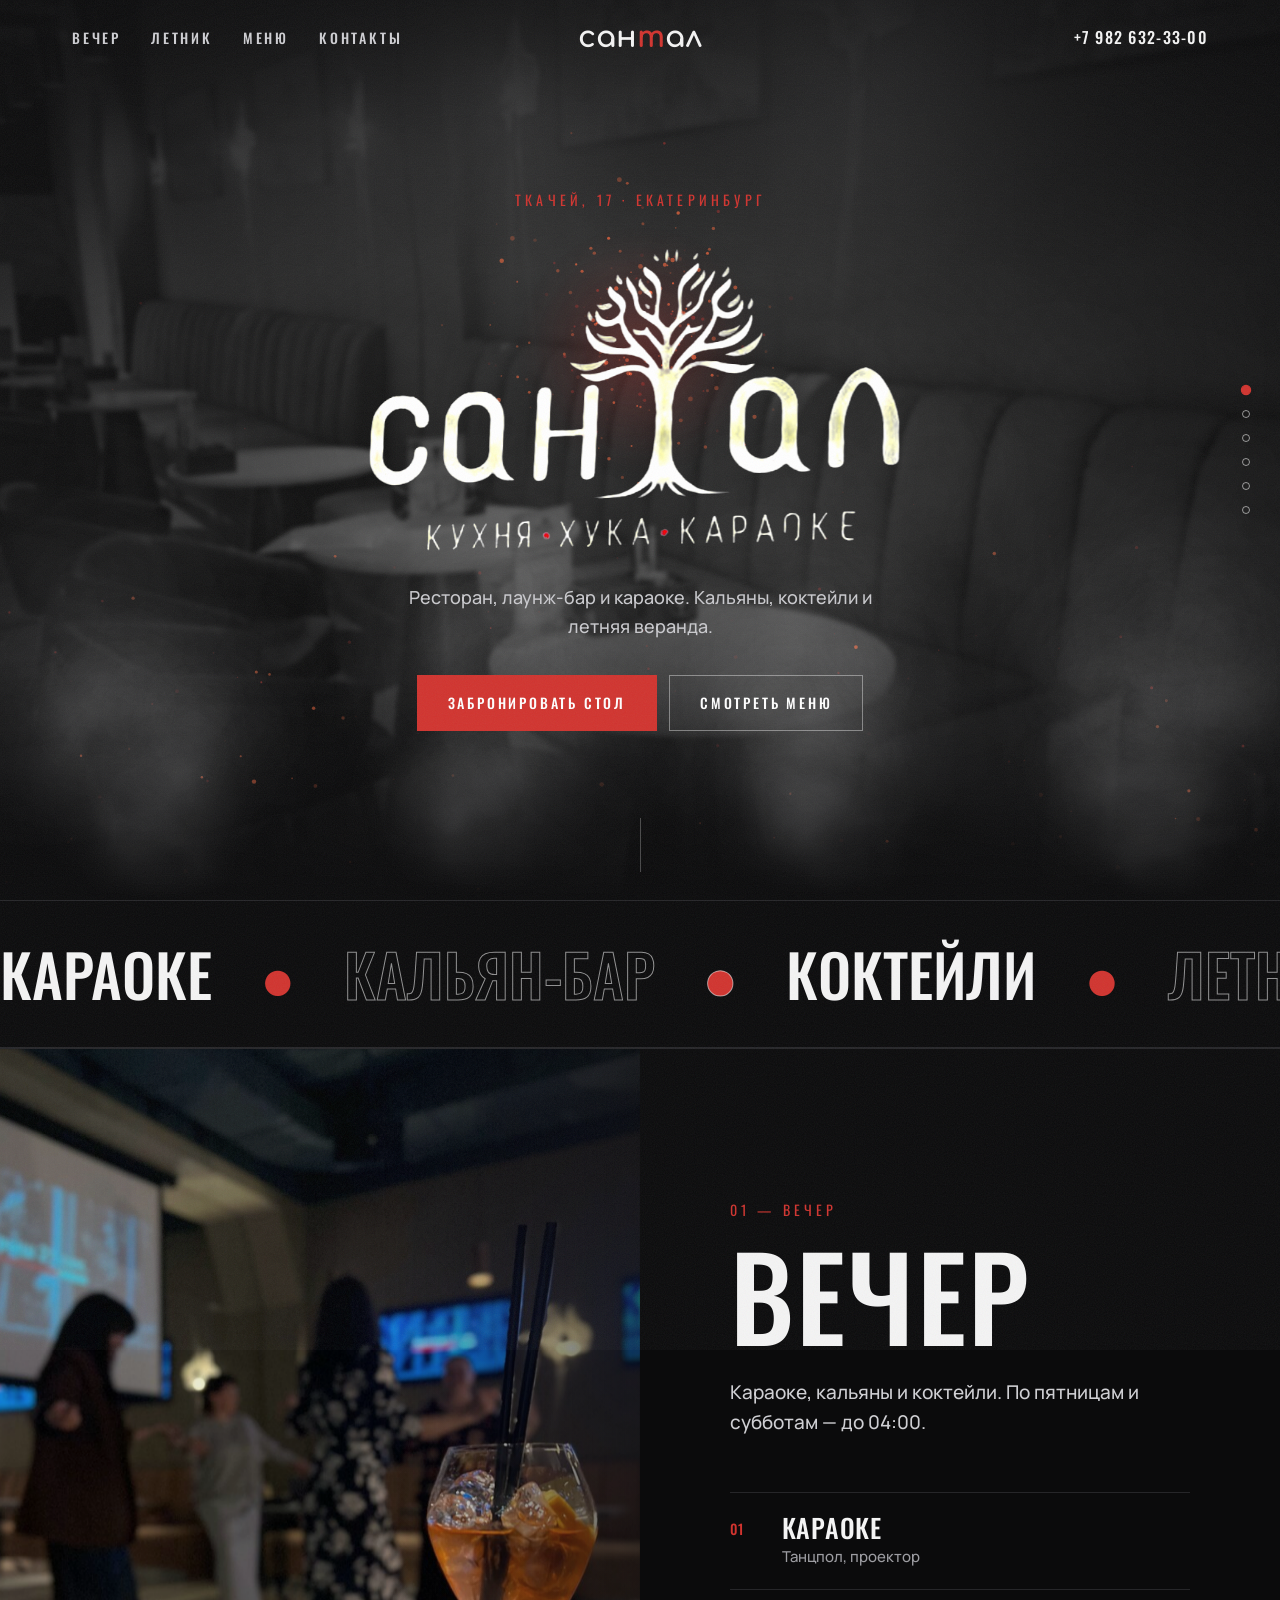
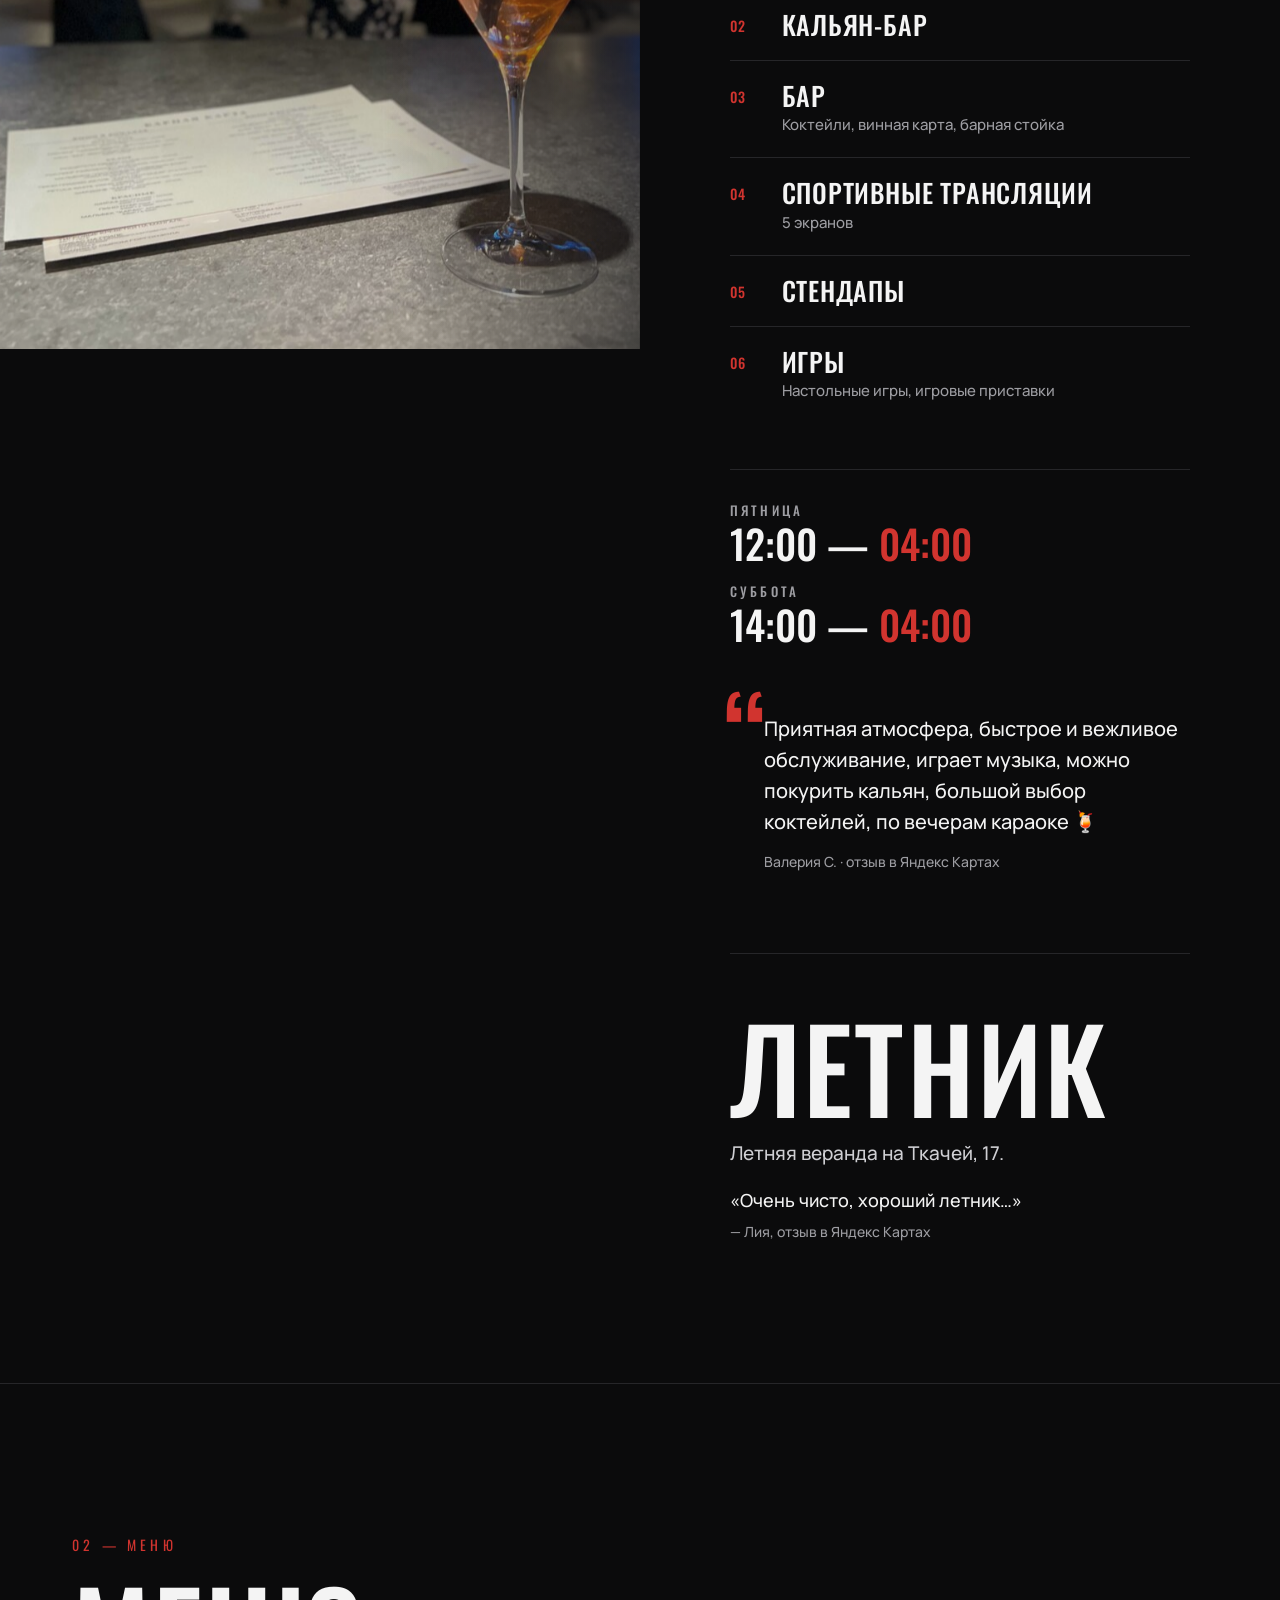
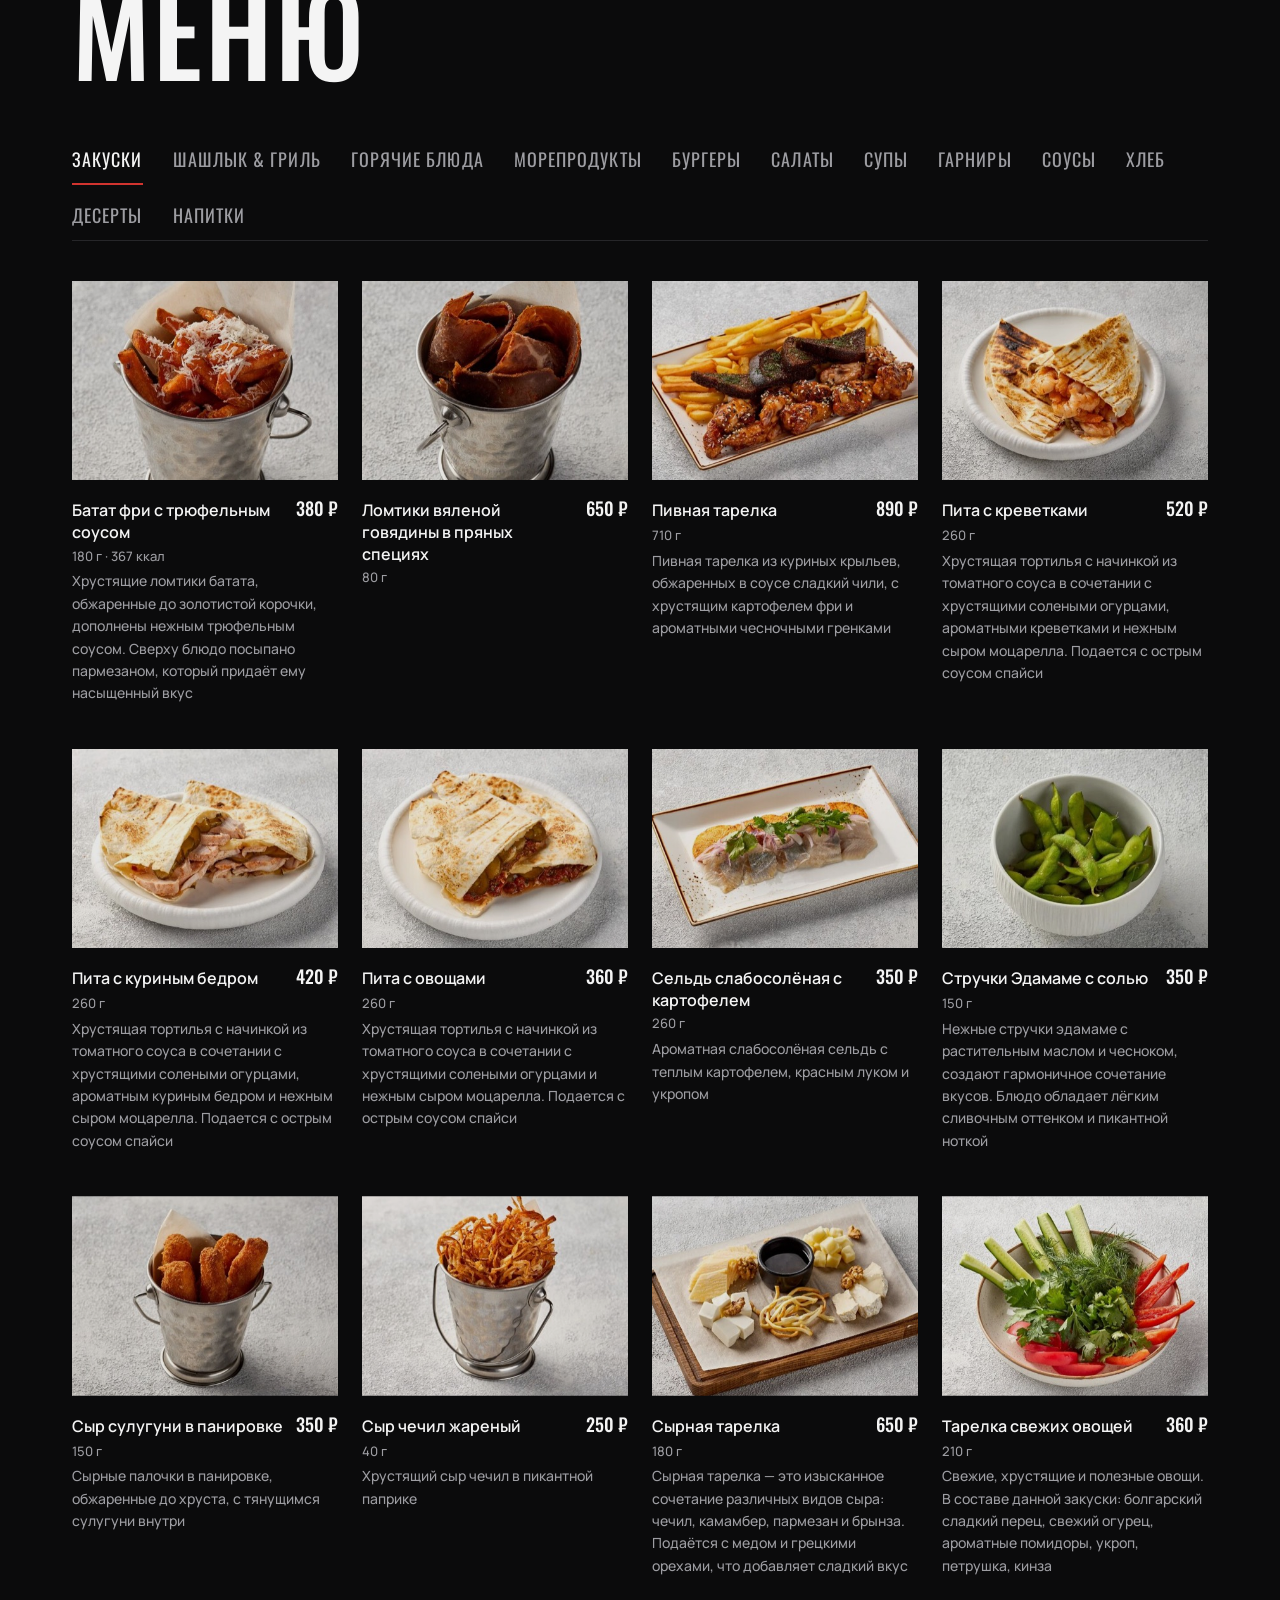
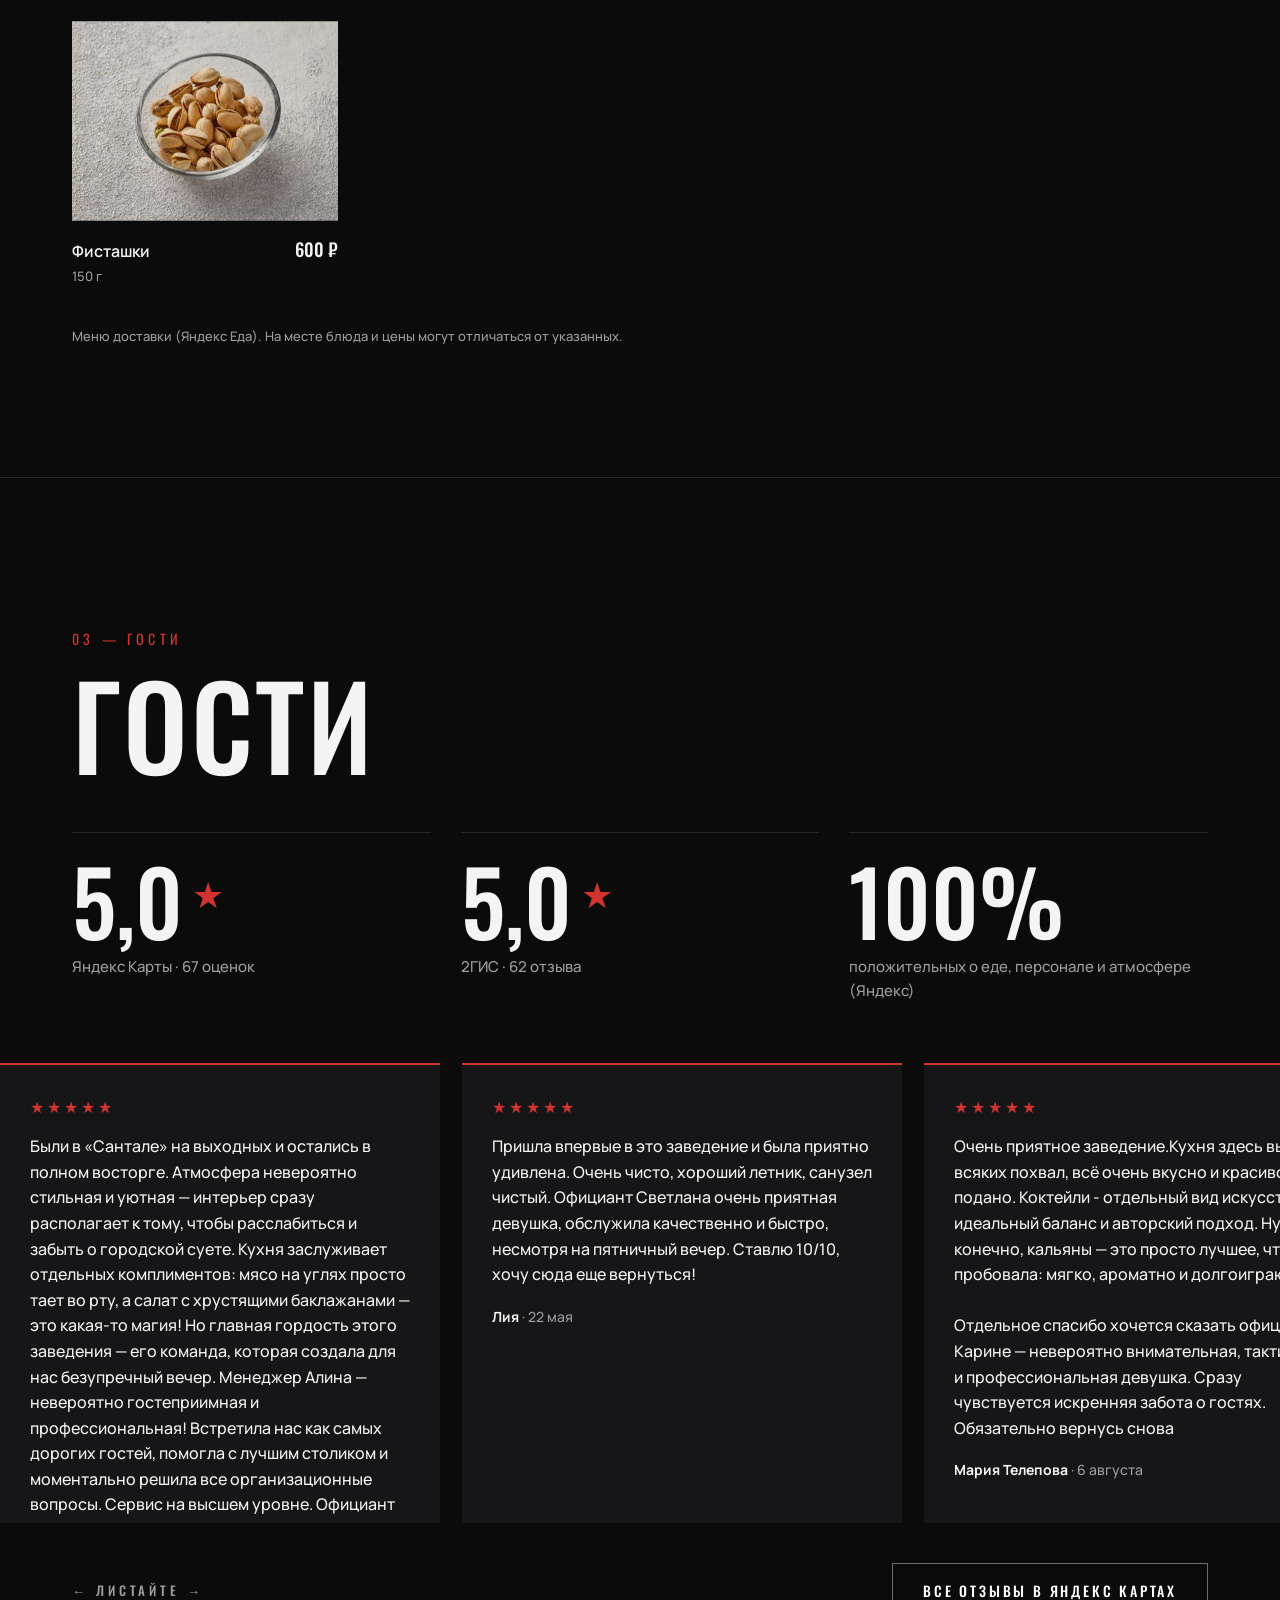
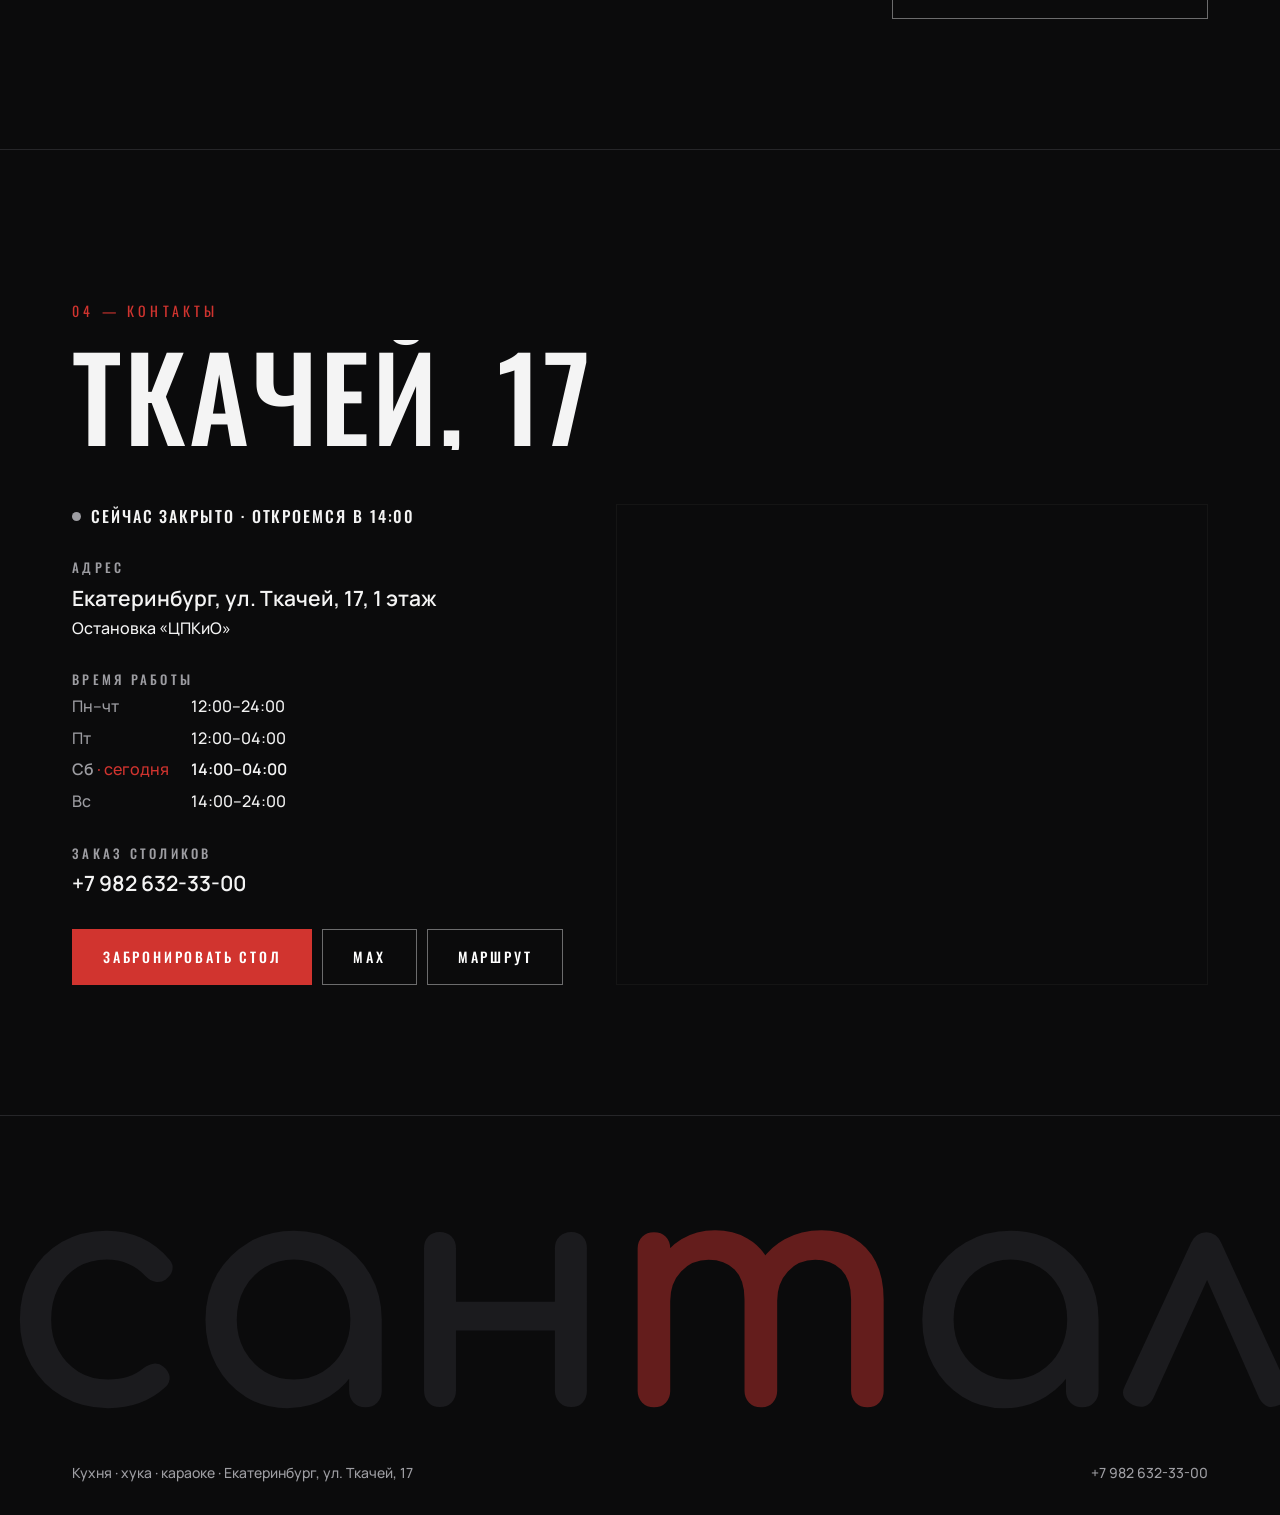
<file: santal/index.html>
<!DOCTYPE html>
<html lang="ru">
<head>
<meta charset="UTF-8">
<meta name="viewport" content="width=device-width, initial-scale=1">
<title>Сантал — ресторан, кальян, караоке · Екатеринбург, Ткачей 17</title>
<meta name="description" content="Сантал — кухня, хука, караоке на Ткачей, 17. Кальяны, коктейли, караоке, летняя веранда. Заказ столиков: +7 982 632-33-00.">
<link rel="preconnect" href="https://fonts.googleapis.com">
<link rel="preconnect" href="https://fonts.gstatic.com" crossorigin>
<link href="https://fonts.googleapis.com/css2?family=Comfortaa:wght@700&family=Oswald:wght@400;500;600&family=Manrope:wght@400;500;600&display=swap" rel="stylesheet">
<style>
  /* Цвета логотипа: чёрный, белый и немного красного */
  :root {
    --bg: #0b0b0c;
    --panel: #161618;
    --line: #262629;
    --red: #d1342f;
    --ink: #f4f4f4;
    --muted: #9d9da2;
  }
  * { box-sizing: border-box; margin: 0; padding: 0; }
  html { scroll-behavior: smooth; }
  body { background: var(--bg); color: var(--ink); font-family: 'Manrope', sans-serif; font-weight: 500; line-height: 1.6; }
  a { color: inherit; text-decoration: none; }
  img { display: block; max-width: 100%; }
  .wrap { max-width: 1200px; margin: 0 auto; padding: 0 32px; }
  /* Заголовки — узкий рубленый шрифт заглавными, как на афишах клубов */
  .display { font-family: 'Oswald', sans-serif; font-weight: 500; text-transform: uppercase; letter-spacing: .02em; line-height: .95; }
  /* маленькая подпись над заголовком: номер главы и название, красным */
  .kicker { display: block; font-family: 'Oswald', sans-serif; font-size: 14px; font-weight: 400; letter-spacing: .3em; text-transform: uppercase; color: var(--red); }

  /* ---------- Шапка: прозрачная поверх первого экрана, при прокрутке темнеет ---------- */
  header { position: fixed; top: 0; left: 0; right: 0; z-index: 30; transition: background .4s, border-color .4s; border-bottom: 1px solid transparent; }
  header.scrolled { background: rgba(11,11,12,.9); backdrop-filter: blur(10px); border-bottom-color: var(--line); }
  .head { display: grid; grid-template-columns: 1fr auto 1fr; align-items: center; height: 76px; }
  nav { display: flex; gap: 30px; font-family: 'Oswald', sans-serif; font-size: 14px; letter-spacing: .2em; text-transform: uppercase; color: #cfcfd3; }
  nav a { transition: color .2s; }
  nav a:hover { color: #fff; }
  /* название как на вывеске: округлые буквы, «т» красная */
  .brand { font-family: 'Comfortaa', sans-serif; font-weight: 700; font-size: 30px; line-height: 1; }
  .brand b { color: var(--red); font-weight: 700; }
  .head-tel { justify-self: end; font-family: 'Oswald', sans-serif; font-size: 16px; letter-spacing: .08em; }

  /* ---------- Кнопки ---------- */
  .btn { display: inline-flex; align-items: center; justify-content: center; gap: 10px; padding: 16px 30px; border: 1px solid transparent; font-family: 'Oswald', sans-serif; font-size: 14px; font-weight: 500; letter-spacing: .2em; text-transform: uppercase; cursor: pointer; transition: background .25s, color .25s, border-color .25s; }
  .btn-red { background: var(--red); color: #fff; }
  .btn-red:hover { background: #b12a26; }
  .btn-line { border-color: rgba(255,255,255,.4); color: #fff; background: none; }
  .btn-line:hover { border-color: #fff; background: rgba(255,255,255,.07); }

  /* ---------- Первый экран: на всю высоту, фото зала, дым, логотип ---------- */
  .hero { position: relative; min-height: 100vh; min-height: 100svh; display: flex; align-items: center; justify-content: center; text-align: center; overflow: hidden; padding: 110px 0 90px; }
  /* фото зала: затемнено и обесцвечено, чтобы небольшое фото с телефона не выглядело мыльным */
  .hero-bg { position: absolute; inset: -4%; background: url(img/y17.jpg) center/cover; filter: grayscale(1) brightness(.42) blur(2px); transform: scale(1.08); animation: heroBg 2.6s .6s cubic-bezier(.2,.7,.2,1) both; }
  @keyframes heroBg { from { transform: scale(1.2); opacity: 0; } to { transform: scale(1.08); opacity: 1; } }
  /* затемнение по краям и плавный уход в чёрный внизу */
  .hero::after { content: ""; position: absolute; inset: 0; z-index: 1;
    background: linear-gradient(to bottom, rgba(11,11,12,.55) 0%, transparent 30%, transparent 60%, var(--bg) 100%),
                radial-gradient(ellipse at center, transparent 30%, rgba(11,11,12,.85) 100%); }
  .smoke { position: absolute; inset: 0; width: 100%; height: 100%; z-index: 2; pointer-events: none;
    -webkit-mask-image: linear-gradient(to bottom, transparent 0%, #000 18%, #000 75%, transparent 100%);
            mask-image: linear-gradient(to bottom, transparent 0%, #000 18%, #000 75%, transparent 100%); }
  .hero-in { position: relative; z-index: 3; }
  .hero .kicker { animation: rise 1s 1.2s both; }
  .hero-logo { width: min(560px, 82vw); margin: 22px auto 0; animation: logoIn 1.6s .75s cubic-bezier(.2,.8,.2,1) both; }
  /* логотип проявляется из размытия и чуть «приближается» */
  @keyframes logoIn { from { opacity: 0; filter: blur(18px); transform: scale(1.18); } 60% { opacity: 1; } to { opacity: 1; filter: none; transform: none; } }
  .hero .lead { margin: 26px auto 0; max-width: 520px; font-size: 18px; color: #c9c9cd; animation: rise 1s 1.5s both; }
  .hero .actions { display: flex; flex-wrap: wrap; justify-content: center; gap: 12px; margin-top: 34px; animation: rise 1s 1.7s both; }
  @keyframes rise { from { opacity: 0; transform: translateY(24px); } to { opacity: 1; transform: none; } }
  /* подсказка «листайте вниз» — тонкая линия, по которой бежит красная точка */
  .scroll-hint { position: absolute; z-index: 3; left: 50%; bottom: 28px; width: 1px; height: 54px; background: rgba(255,255,255,.25); overflow: hidden; }
  .scroll-hint::after { content: ""; position: absolute; left: 0; top: -20px; width: 1px; height: 20px; background: var(--red); animation: drop 2s infinite; }
  @keyframes drop { to { top: 54px; } }

  /* ---------- Вступление: уголёк в темноте → вспышка → экран раскрывается кругом ---------- */
  .hero { animation: openUp 1.4s .55s cubic-bezier(.7,0,.2,1) both; }
  @keyframes openUp { from { clip-path: circle(0% at 50% 42%); } to { clip-path: circle(150% at 50% 42%); } }
  header { animation: fadeIn .8s 1.6s both; }
  .intro-dot { position: fixed; left: 50%; top: 42%; z-index: 90; width: 14px; height: 14px; margin: -7px 0 0 -7px; border-radius: 50%; pointer-events: none;
    background: #ff6a3d; box-shadow: 0 0 20px 6px rgba(209,52,47,.8), 0 0 60px 20px rgba(209,52,47,.35); animation: introDot 1s both; }
  @keyframes introDot { 0% { opacity: 0; transform: scale(.2); } 25% { opacity: 1; transform: scale(1); } 45% { transform: scale(.75); } 62% { opacity: 1; transform: scale(1.5); } 100% { opacity: 0; transform: scale(5); } }

  /* ---------- Кнопка «Забронировать стол» — всегда в углу ---------- */
  .book-fab { position: fixed; right: 26px; bottom: 26px; z-index: 40; box-shadow: 0 10px 30px rgba(0,0,0,.45);
    opacity: 0; transform: translateY(20px); pointer-events: none; transition: opacity .4s, transform .4s, background .25s; }
  .book-fab.show { opacity: 1; transform: none; pointer-events: auto; }

  /* ---------- Точки сбоку — переход по главам ---------- */
  .dots { position: fixed; right: 30px; top: 50%; transform: translateY(-50%); z-index: 25; display: flex; flex-direction: column; gap: 16px; }
  .dots a { position: relative; width: 8px; height: 8px; border-radius: 50%; border: 1px solid rgba(255,255,255,.55); transition: background .3s, border-color .3s, transform .3s; }
  .dots a.on { background: var(--red); border-color: var(--red); transform: scale(1.3); }
  /* при наведении рядом с точкой появляется название главы */
  .dots a::before { content: attr(data-name); position: absolute; right: 20px; top: 50%; transform: translateY(-50%); white-space: nowrap; font-family: 'Oswald', sans-serif; font-size: 12px; letter-spacing: .2em; text-transform: uppercase; opacity: 0; transition: opacity .25s; }
  .dots a:hover::before { opacity: 1; }

  /* временная заглушка, пока главы не сделаны */
  .todo { padding: 140px 0; border-top: 1px solid var(--line); text-align: center; color: var(--muted); }
  .todo .display { font-size: clamp(56px, 9vw, 120px); color: var(--ink); margin-top: 14px; }

  /* ---------- Живые детали ---------- */
  /* Плёночное зерно поверх всего сайта: шум из SVG, чуть дрожит — как кадр из кино */
  .grain { position: fixed; inset: -50%; z-index: 60; pointer-events: none; opacity: .07;
    background-image: url("data:image/svg+xml,%3Csvg xmlns='http://www.w3.org/2000/svg' width='160' height='160'%3E%3Cfilter id='n'%3E%3CfeTurbulence type='fractalNoise' baseFrequency='.9' numOctaves='3' stitchTiles='stitch'/%3E%3C/filter%3E%3Crect width='100%25' height='100%25' filter='url(%23n)'/%3E%3C/svg%3E");
    animation: grain 1s steps(6) infinite; }
  @keyframes grain { 0%{transform:translate(0,0)} 20%{transform:translate(-3%,2%)} 40%{transform:translate(2%,-3%)} 60%{transform:translate(-2%,-1%)} 80%{transform:translate(3%,3%)} 100%{transform:translate(0,0)} }

  /* Логотип «дышит»: за деревом пульсирует красное свечение, как тлеющий уголь */
  .logo-wrap { position: relative; width: min(560px, 82vw); margin: 22px auto 0; }
  .logo-wrap .hero-logo { width: 100%; margin: 0; position: relative; }
  /* вспышка свечения при появлении, потом обычное «дыхание» */
  .logo-wrap::before { content: ""; position: absolute; left: 50%; top: 36%; width: 46%; aspect-ratio: 1; transform: translate(-50%, -50%);
    background: radial-gradient(circle, rgba(209,52,47,.55) 0%, rgba(209,52,47,.18) 40%, transparent 70%);
    filter: blur(14px); animation: flare 1.8s .7s ease-out both, ember 3.2s 2.5s ease-in-out infinite; }
  @keyframes flare { 0% { opacity: 0; transform: translate(-50%,-50%) scale(.3); } 30% { opacity: 1; transform: translate(-50%,-50%) scale(1.9); } 100% { opacity: .55; transform: translate(-50%,-50%) scale(.9); } }
  @keyframes ember { 0%,100% { opacity: .55; transform: translate(-50%,-50%) scale(.9); } 45% { opacity: 1; transform: translate(-50%,-50%) scale(1.08); } 60% { opacity: .75; } }

  /* Бегущая строка: что есть в «Сантале» (по данным Яндекса) */
  .marquee { position: relative; overflow: hidden; border-top: 1px solid var(--line); border-bottom: 1px solid var(--line); padding: 26px 0; background: var(--bg); }
  .marquee-track { display: flex; width: max-content; animation: run 38s linear infinite; }
  .marquee span { font-family: 'Oswald', sans-serif; font-size: clamp(30px, 4.6vw, 62px); font-weight: 500; text-transform: uppercase; white-space: nowrap; padding-right: 48px; }
  .marquee span i { font-style: normal; color: var(--red); padding-left: 48px; }
  /* каждое второе слово — контуром, без заливки */
  .marquee span:nth-child(even) { color: transparent; -webkit-text-stroke: 1px rgba(255,255,255,.55); }
  .marquee:hover .marquee-track { animation-play-state: paused; }
  @keyframes run { to { transform: translateX(-50%); } }

  /* Заголовки собираются по буквам: каждая буква выезжает снизу из-под «шторки» */
  .split .ch { display: inline-block; overflow: hidden; vertical-align: bottom; }
  .split .ch > span { display: inline-block; transform: translateY(105%); transition: transform .9s cubic-bezier(.2,.8,.2,1); transition-delay: calc(var(--i) * 45ms); }
  .split.in .ch > span { transform: none; }

  /* Кнопки: при наведении цвет заливается слева направо */
  .btn { position: relative; overflow: hidden; z-index: 0; }
  .btn::before { content: ""; position: absolute; inset: 0; z-index: -1; transform: scaleX(0); transform-origin: left; transition: transform .45s cubic-bezier(.2,.8,.2,1); }
  .btn-red::before { background: #fff; }
  .btn-red:hover { background: var(--red); color: var(--bg); }
  .btn-line::before { background: var(--red); }
  .btn-line:hover { background: none; border-color: var(--red); }
  .btn:hover::before { transform: scaleX(1); }
  /* кнопка брони в углу: правило .btn выше делает position: relative — возвращаем «прибито к экрану» */
  .btn.book-fab { position: fixed; }

  /* ---------- Главы: экран пополам — фото на всю высоту и текст ---------- */
  /* minmax(0, 1fr): колонки строго пополам, даже если внутри длинная лента фото */
  .chapter { display: grid; grid-template-columns: minmax(0, 1fr) minmax(0, 1fr); border-top: 1px solid var(--line); }
  .chapter.flip .ch-media { order: 2; }
  /* фото «прилипает» к экрану, пока читаешь текст рядом */
  .ch-media { position: sticky; top: 0; height: 100vh; overflow: hidden; }
  .ch-media img { width: 100%; height: 118%; object-fit: cover; will-change: transform; }
  /* фото открывается «шторкой» снизу вверх и из чёрно-белого становится цветным — как будто зал оживает */
  .reveal { clip-path: inset(100% 0 0 0); transition: clip-path 1.5s cubic-bezier(.7,0,.2,1); }
  .reveal img { filter: grayscale(1) brightness(.7); transform: scale(1.25); transition: filter 2.2s .6s, transform 2.4s cubic-bezier(.2,.7,.2,1); }
  .reveal.in { clip-path: inset(0 0 0 0); }
  .reveal.in img { filter: grayscale(.15) brightness(.92); transform: scale(1); }
  /* затемнение у края фото со стороны текста */
  .ch-media::after { content: ""; position: absolute; inset: 0; background: linear-gradient(to right, transparent 60%, rgba(11,11,12,.6)); pointer-events: none; }
  .chapter.flip .ch-media::after { background: linear-gradient(to left, transparent 60%, rgba(11,11,12,.6)); }
  .ch-text { padding: 150px 7vw 140px; }
  .ch-text .display { font-size: clamp(64px, 9vw, 150px); margin-top: 18px; }
  .ch-lead { margin-top: 28px; max-width: 460px; font-size: 19px; color: #cfcfd3; }

  /* список того, что есть: номер, название, подпись; линия сверху «прорисовывается» слева направо */
  .ch-list { margin-top: 54px; list-style: none; }
  .ch-list li { position: relative; display: grid; grid-template-columns: 52px 1fr; padding: 20px 0; }
  .ch-list li::before { content: ""; position: absolute; left: 0; right: 0; top: 0; height: 1px; background: var(--line); transform: scaleX(0); transform-origin: left; transition: transform 1.2s cubic-bezier(.2,.8,.2,1); transition-delay: var(--d, 0s); }
  .ch-list li.shown::before { transform: scaleX(1); }
  .ch-list .n { font-family: 'Oswald', sans-serif; font-size: 14px; color: var(--red); letter-spacing: .1em; padding-top: 6px; }
  .ch-list b { display: block; font-family: 'Oswald', sans-serif; font-size: 26px; font-weight: 500; text-transform: uppercase; letter-spacing: .03em; line-height: 1.2; transition: color .3s, transform .3s; }
  .ch-list li:hover b { color: var(--red); transform: translateX(8px); }
  .ch-list small { display: block; margin-top: 2px; font-size: 15px; color: var(--muted); }

  /* часы крупно: когда «Сантал» открыт до утра */
  .late { display: flex; flex-wrap: wrap; gap: 14px 46px; margin-top: 46px; padding-top: 30px; border-top: 1px solid var(--line); }
  .late div { font-family: 'Oswald', sans-serif; text-transform: uppercase; }
  .late small { display: block; font-size: 13px; letter-spacing: .25em; color: var(--muted); }
  .late strong { font-size: 40px; font-weight: 500; line-height: 1.1; }
  .late strong em { font-style: normal; color: var(--red); }

  /* цитата гостя (дословно из Яндекса) */
  .quote { position: relative; margin-top: 64px; padding-left: 34px; max-width: 520px; }
  .quote::before { content: "“"; position: absolute; left: -6px; top: -34px; font-family: 'Oswald', sans-serif; font-size: 110px; line-height: 1; color: var(--red); }
  .quote p { font-size: 20px; line-height: 1.55; }
  .quote cite { display: block; margin-top: 14px; font-style: normal; font-size: 14px; color: var(--muted); }

  /* маленькое фото, которое при прокрутке едет быстрее страницы (параллакс) */
  .inset { width: 62%; margin: 70px 0 0 auto; aspect-ratio: 3 / 4; overflow: hidden; }
  .inset img { width: 100%; height: 100%; object-fit: cover; }

  /* «Летник» внутри «Вечера»: тот же шрифт, только мельче */
  .sub-ch { margin-top: 80px; padding-top: 40px; border-top: 1px solid var(--line); }
  .sub-title { font-size: clamp(44px, 5vw, 72px); }
  .sub-ch .ch-lead { margin-top: 16px; }
  .sub-quote { margin-top: 18px; font-size: 18px; }
  .sub-quote span { display: block; margin-top: 6px; font-size: 14px; color: var(--muted); }

  /* «Летник» без фото: только текст по центру — минимализм */
  .chapter.solo { grid-template-columns: minmax(0, 1fr); }
  .chapter.solo .ch-text { max-width: 760px; margin: 0 auto; text-align: center; padding: 160px 24px; }
  .chapter.solo .ch-lead { margin-left: auto; margin-right: auto; }
  .chapter.solo .quote { margin: 64px auto 0; padding-left: 0; }
  .chapter.solo .quote::before { position: static; display: block; height: 56px; }

  /* «Летник»: лента из трёх фото, которая едет вбок, пока листаешь вниз */
  .strip { overflow: hidden; margin-top: 70px; }
  .strip-track { display: flex; gap: 14px; width: max-content; will-change: transform; }
  .strip img { height: 340px; width: auto; aspect-ratio: 3 / 4; object-fit: cover; filter: grayscale(.2); transition: filter .4s; }
  .strip img:hover { filter: none; }

  /* текст в главах проявляется по очереди (как у Инжира) */
  .fx { opacity: 0; transform: translateY(32px); filter: blur(6px); transition: opacity 1.2s ease, transform 1.2s cubic-bezier(.2,.8,.2,1), filter 1.2s ease; transition-delay: var(--d, 0s); }
  .fx.shown { opacity: 1; transform: none; filter: none; }
  /* блюда меню начинают появляться, только когда до меню долистали */
  .menu-ch:not(.seen) .menu-cat.active .dish { opacity: 0; animation: none; }

  /* ---------- Меню ---------- */
  .menu-ch, .guests, .visit { padding: 150px 0 130px; border-top: 1px solid var(--line); }
  .menu-ch .display, .guests .display, .visit .display { font-size: clamp(64px, 9vw, 150px); margin-top: 18px; }
  /* вкладки: крупные слова, у активной — красная черта, которая «вырастает» */
  .tabs { display: flex; flex-wrap: wrap; gap: 6px 30px; margin-top: 50px; border-bottom: 1px solid var(--line); }
  .tab { position: relative; padding: 12px 0; border: 0; background: none; color: var(--muted); font-family: 'Oswald', sans-serif; font-size: 18px; letter-spacing: .06em; text-transform: uppercase; cursor: pointer; transition: color .25s; }
  .tab::after { content: ""; position: absolute; left: 0; right: 0; bottom: -1px; height: 2px; background: var(--red); transform: scaleX(0); transition: transform .4s cubic-bezier(.2,.8,.2,1); }
  .tab:hover { color: var(--ink); }
  .tab.active { color: var(--ink); }
  .tab.active::after { transform: scaleX(1); }
  .menu-cat { display: none; margin-top: 40px; }
  .menu-cat.active { display: grid; grid-template-columns: repeat(4, minmax(0, 1fr)); gap: 44px 24px; }
  /* блюда появляются по очереди и чуть поднимаются */
  .menu-cat.active .dish { animation: dishIn .6s cubic-bezier(.2,.8,.2,1) both; animation-delay: calc(var(--i, 0) * 50ms); }
  @keyframes dishIn { from { opacity: 0; transform: translateY(18px); } to { opacity: 1; transform: none; } }
  .dish { display: flex; flex-direction: column; }
  .dish img { width: 100%; aspect-ratio: 4 / 3; object-fit: cover; background: var(--panel); transition: transform .7s cubic-bezier(.2,.8,.2,1), filter .5s; filter: brightness(.9); }
  /* фото в «рамке»: при наведении увеличивается внутри неё */
  .dish { overflow: hidden; }
  .dish > img { clip-path: inset(0); }
  .dish:hover > img { transform: scale(1.06); filter: brightness(1.05); }
  .dish-body { padding-top: 14px; }
  .dish-head { display: flex; align-items: baseline; gap: 12px; }
  .dish h3 { font-size: 16px; font-weight: 600; line-height: 1.35; }
  .dish .p { margin-left: auto; font-family: 'Oswald', sans-serif; font-size: 18px; white-space: nowrap; transition: color .3s; }
  .dish:hover .p { color: var(--red); }
  .dish .w { display: block; margin-top: 2px; font-size: 13px; color: var(--muted); }
  .dish p { margin-top: 4px; font-size: 14px; color: var(--muted); }
  .menu-note { margin-top: 40px; font-size: 13px; color: var(--muted); }

  /* ---------- Гости ---------- */
  /* цифры рейтинга «набегают» от нуля, когда до них долистали */
  .scores { display: grid; grid-template-columns: repeat(3, minmax(0, 1fr)); gap: 30px; margin-top: 54px; }
  .scores div { border-top: 1px solid var(--line); padding-top: 22px; }
  .scores strong { display: block; font-family: 'Oswald', sans-serif; font-size: clamp(56px, 7vw, 96px); font-weight: 500; line-height: 1; }
  .scores strong::after { content: " ★"; font-size: .4em; vertical-align: .9em; color: var(--red); }
  .scores div:last-child strong::after { content: ""; }
  .scores small { display: block; margin-top: 10px; font-size: 15px; color: var(--muted); }
  /* отзывы — лента, которую можно тянуть мышкой или листать пальцем */
  .slider { display: flex; gap: 22px; overflow-x: auto; scroll-snap-type: x mandatory; padding: 60px max(32px, calc((100vw - 1200px) / 2 + 32px)) 10px; scrollbar-width: none; cursor: grab; }
  .slider::-webkit-scrollbar { display: none; }
  .slider.drag { cursor: grabbing; scroll-snap-type: none; }
  .review { flex: 0 0 min(440px, 82vw); scroll-snap-align: start; background: var(--panel); border-top: 2px solid var(--red); padding: 30px 30px 28px; max-height: 460px; overflow: auto; scrollbar-width: thin; transition: transform .4s; user-select: none; }
  .review:hover { transform: translateY(-6px); }
  /* проявление при прокрутке + подъём при наведении — оба перехода вместе */
  .review.fx { transition: opacity 1.2s ease var(--d, 0s), filter 1.2s ease var(--d, 0s), transform .6s cubic-bezier(.2,.8,.2,1); }
  .review .stars { color: var(--red); letter-spacing: 3px; }
  .review p { margin-top: 14px; font-size: 16px; line-height: 1.6; }
  .review .who { margin-top: 18px; font-size: 14px; color: var(--muted); }
  .review .who b { color: var(--ink); }
  .slider-foot { display: flex; flex-wrap: wrap; align-items: center; justify-content: space-between; gap: 18px; margin-top: 30px; }
  .drag-hint { font-family: 'Oswald', sans-serif; font-size: 13px; letter-spacing: .3em; text-transform: uppercase; color: var(--muted); }

  /* ---------- Контакты ---------- */
  .visit-grid { display: grid; grid-template-columns: minmax(0, 1fr) minmax(0, 1.2fr); gap: 50px; margin-top: 54px; }
  .visit-info { display: flex; flex-direction: column; gap: 28px; }
  .visit-info small { display: block; margin-bottom: 4px; font-family: 'Oswald', sans-serif; font-size: 13px; letter-spacing: .25em; text-transform: uppercase; color: var(--muted); }
  .visit-info .big { font-size: 21px; font-weight: 600; }
  /* «Сейчас открыто» — считается по часам работы и времени на устройстве гостя */
  .now { display: inline-flex; align-items: center; gap: 10px; font-family: 'Oswald', sans-serif; font-size: 16px; letter-spacing: .12em; text-transform: uppercase; }
  .now::before { content: ""; width: 9px; height: 9px; border-radius: 50%; background: var(--muted); }
  .now.open::before { background: #3ecf6b; box-shadow: 0 0 0 0 rgba(62,207,107,.6); animation: pulse 2s infinite; }
  @keyframes pulse { to { box-shadow: 0 0 0 12px rgba(62,207,107,0); } }
  .hours { display: grid; grid-template-columns: auto 1fr; gap: 6px 22px; font-size: 16px; }
  .hours span:nth-child(odd) { color: var(--muted); }
  .hours .today, .hours .today + span { color: var(--ink); font-weight: 600; }
  .hours .today::after { content: " · сегодня"; color: var(--red); font-weight: 500; }
  .visit-info .btns { display: flex; flex-wrap: wrap; gap: 10px; }
  .map { position: relative; min-height: 480px; overflow: hidden; border: 1px solid var(--line); filter: grayscale(1) brightness(.8) contrast(1.1); }
  /* у карты свой чёрно-белый фильтр — проявление при прокрутке не должно его снимать */
  .map.fx.shown { filter: grayscale(1) brightness(.8) contrast(1.1); }
  .map iframe { position: absolute; inset: 0; width: 100%; height: 100%; border: 0; }

  /* ---------- Подвал: огромное «сантал» во всю ширину ---------- */
  footer { border-top: 1px solid var(--line); padding: 60px 0 30px; overflow: hidden; }
  .footer-word { font-family: 'Comfortaa', sans-serif; font-weight: 700; font-size: 25vw; line-height: .8; text-align: center; letter-spacing: -.02em; color: #1b1b1e; transition: color .6s; }
  .footer-word b { color: rgba(209,52,47,.45); font-weight: 700; }
  footer:hover .footer-word { color: #232327; }
  .footer-word.fx { transition: opacity 1.4s ease, filter 1.4s ease, transform 1.4s cubic-bezier(.2,.8,.2,1), color .6s; }
  .foot-row { display: flex; flex-wrap: wrap; justify-content: space-between; gap: 10px; margin-top: 30px; font-size: 14px; color: var(--muted); }

  /* ---------- Окно брони ---------- */
  .book { position: fixed; inset: 0; z-index: 80; display: grid; place-items: center; padding: 16px; }
  .book[hidden], .book [hidden] { display: none !important; }
  .book-bg { position: absolute; inset: 0; background: rgba(5,5,6,.78); backdrop-filter: blur(6px); animation: fadeIn .35s both; }
  .book-box { position: relative; width: min(440px, 100%); max-height: calc(100vh - 32px); overflow: auto; background: var(--panel); border-top: 2px solid var(--red); padding: 36px 32px 32px; display: flex; flex-direction: column; gap: 16px; animation: boxIn .5s cubic-bezier(.2,.8,.2,1) both; }
  @keyframes fadeIn { from { opacity: 0; } }
  @keyframes boxIn { from { opacity: 0; transform: translateY(30px) scale(.97); } }
  .book-box .display { font-size: 44px; margin: 4px 0 6px; }
  .book-x { position: absolute; right: 14px; top: 10px; background: none; border: 0; color: var(--muted); font-size: 30px; cursor: pointer; transition: color .2s, transform .3s; }
  .book-x:hover { color: #fff; transform: rotate(90deg); }
  .book label { display: flex; flex-direction: column; gap: 6px; font-family: 'Oswald', sans-serif; font-size: 13px; letter-spacing: .2em; text-transform: uppercase; color: var(--muted); }
  .book select, .book input { width: 100%; padding: 13px 14px; background: var(--bg); border: 1px solid var(--line); color: var(--ink); font: 500 16px 'Manrope', sans-serif; letter-spacing: 0; text-transform: none; border-radius: 0; transition: border-color .2s; }
  .book select:focus, .book input:focus { outline: none; border-color: var(--red); }
  .guests-pick { display: flex; align-items: center; border: 1px solid var(--line); width: max-content; }
  .guests-pick button { width: 48px; height: 46px; background: none; border: 0; color: var(--ink); font-size: 22px; cursor: pointer; transition: background .2s; }
  .guests-pick button:hover { background: var(--red); }
  .guests-pick output { min-width: 50px; text-align: center; font: 500 20px 'Oswald', sans-serif; color: var(--ink); }
  .book-go { margin-top: 6px; }
  .book-done { display: flex; flex-direction: column; gap: 14px; animation: boxIn .5s both; }
  .book-sum { font-family: 'Oswald', sans-serif; font-size: 24px; line-height: 1.3; text-transform: uppercase; }
  .book-tip { color: var(--muted); font-size: 15px; }

  /* ---------- Телефон ---------- */
  @media (max-width: 900px) {
    .wrap { padding: 0 18px; }
    .head { grid-template-columns: 1fr auto; height: 64px; }
    nav { display: none; }
    .brand { font-size: 26px; }
    .head-tel { font-size: 15px; }
    .hero .lead { font-size: 16px; }
    .hero .actions .btn { flex: 1 1 100%; }
    .dots { display: none; }
    /* на телефоне кнопка брони — полоса во всю ширину внизу экрана */
    .book-fab { left: 12px; right: 12px; bottom: 12px; }
    /* главы: фото сверху (не прилипает), текст под ним */
    .chapter { grid-template-columns: minmax(0, 1fr); }
    .chapter.flip .ch-media { order: 0; }
    .ch-media { position: relative; height: 72vh; }
    .ch-media::after, .chapter.flip .ch-media::after { background: linear-gradient(to bottom, transparent 55%, var(--bg)); }
    .ch-text { padding: 20px 18px 90px; }
    .ch-lead { font-size: 17px; }
    .ch-list b { font-size: 22px; }
    .late strong { font-size: 32px; }
    .quote p { font-size: 17px; }
    .inset { width: 80%; }
    .strip img { height: 260px; }
    .chapter.solo .ch-text { padding: 100px 18px; }
    .menu-ch, .guests, .visit { padding: 90px 0 80px; }
    .tabs { gap: 0 22px; flex-wrap: nowrap; overflow-x: auto; scrollbar-width: none; margin-left: -18px; margin-right: -18px; padding: 0 18px; }
    .tabs::-webkit-scrollbar { display: none; }
    .tab { white-space: nowrap; font-size: 16px; }
    .menu-cat.active { grid-template-columns: minmax(0, 1fr) minmax(0, 1fr); gap: 30px 14px; }
    .dish-head { flex-direction: column; gap: 2px; }
    .dish h3 { font-size: 15px; }
    .dish .p { margin-left: 0; order: 3; font-size: 17px; }
    .dish p { font-size: 13px; display: -webkit-box; -webkit-line-clamp: 3; -webkit-box-orient: vertical; overflow: hidden; }
    .scores { grid-template-columns: minmax(0, 1fr); gap: 20px; }
    .slider { padding: 40px 18px 10px; }
    .review { padding: 24px 22px; max-height: 420px; }
    .visit-grid { grid-template-columns: minmax(0, 1fr); gap: 36px; }
    .visit-info .btns .btn { flex: 1 1 100%; }
    .map { min-height: 320px; }
    footer { padding-bottom: 90px; }
    .book-box { padding: 30px 22px 24px; }
    .book-box .display { font-size: 34px; }
  }
  @media (prefers-reduced-motion: reduce) {
    .hero, header, .intro-dot, .hero-bg, .hero .kicker, .hero-logo, .hero .lead, .hero .actions, .logo-wrap::before, .grain, .marquee-track { animation: none; }
    .split .ch > span { transform: none; transition: none; }
    .reveal, .reveal img, .fx, .ch-list li::before { clip-path: none; transform: none; opacity: 1; filter: none; transition: none; }
    .menu-ch:not(.seen) .menu-cat.active .dish { opacity: 1; }
  }
</style>
</head>
<body>

<div class="intro-dot" aria-hidden="true"></div>
<header>
  <div class="wrap head">
    <nav>
      <a href="#evening">Вечер</a>
      <a href="#veranda">Летник</a>
      <a href="#menu">Меню</a>
      <a href="#contacts">Контакты</a>
    </nav>
    <a href="#top" class="brand">сан<b>т</b>ал</a>
    <a href="tel:+79826323300" class="head-tel">+7 982 632-33-00</a>
  </div>
</header>

<section class="hero" id="top">
  <div class="hero-bg"></div>
  <canvas class="smoke" aria-hidden="true"></canvas>
  <div class="wrap hero-in">
    <span class="kicker">Ткачей, 17 · Екатеринбург</span>
    <div class="logo-wrap"><img src="img/logo.png" alt="Сантал — кухня, хука, караоке" class="hero-logo"></div>
    <p class="lead">Ресторан, лаунж-бар и караоке. Кальяны, коктейли и летняя веранда.</p>
    <div class="actions">
      <a href="#book" class="btn btn-red" data-book>Забронировать стол</a>
      <a href="#menu" class="btn btn-line">Смотреть меню</a>
    </div>
  </div>
  <span class="scroll-hint" aria-hidden="true"></span>
</section>

<div class="marquee" aria-label="Караоке, кальян-бар, коктейли, летняя веранда, спортивные трансляции, пятница и суббота до 04:00">
  <div class="marquee-track" aria-hidden="true">
    <span>Караоке<i>●</i></span><span>Кальян-бар<i>●</i></span><span>Коктейли<i>●</i></span><span>Летняя веранда<i>●</i></span><span>Спортивные трансляции<i>●</i></span><span>Пт и сб до 04:00<i>●</i></span>
    <span>Караоке<i>●</i></span><span>Кальян-бар<i>●</i></span><span>Коктейли<i>●</i></span><span>Летняя веранда<i>●</i></span><span>Спортивные трансляции<i>●</i></span><span>Пт и сб до 04:00<i>●</i></span>
  </div>
</div>

<!-- Глава 1. Всё — по данным Яндекс Карт и 2ГИС -->
<section class="chapter" id="evening">
  <div class="ch-media reveal"><img src="img/y2.jpg" alt="Коктейль у бара, танцпол и экраны в зале Сантала" data-speed="-0.12"></div>
  <div class="ch-text">
    <span class="kicker fx">01 — Вечер</span>
    <h2 class="display split">Вечер</h2>
    <p class="ch-lead fx">Караоке, кальяны и коктейли. По пятницам и субботам — до 04:00.</p>
    <ul class="ch-list">
      <li class="fx"><span class="n">01</span><div><b>Караоке</b><small>Танцпол, проектор</small></div></li>
      <li class="fx"><span class="n">02</span><div><b>Кальян-бар</b></div></li>
      <li class="fx"><span class="n">03</span><div><b>Бар</b><small>Коктейли, винная карта, барная стойка</small></div></li>
      <li class="fx"><span class="n">04</span><div><b>Спортивные трансляции</b><small>5 экранов</small></div></li>
      <li class="fx"><span class="n">05</span><div><b>Стендапы</b></div></li>
      <li class="fx"><span class="n">06</span><div><b>Игры</b><small>Настольные игры, игровые приставки</small></div></li>
    </ul>
    <div class="late fx">
      <div><small>Пятница</small><strong>12:00 — <em>04:00</em></strong></div>
      <div><small>Суббота</small><strong>14:00 — <em>04:00</em></strong></div>
    </div>
    <blockquote class="quote fx">
      <p>Приятная атмосфера, быстрое и вежливое обслуживание, играет музыка, можно покурить кальян, большой выбор коктейлей, по вечерам караоке 🍹</p>
      <cite>Валерия С. · отзыв в Яндекс Картах</cite>
    </blockquote>
    <!-- Летник — коротко, внутри «Вечера» (решил Макар: минимализм) -->
    <div class="sub-ch" id="veranda">
      <h3 class="display sub-title split">Летник</h3>
      <p class="ch-lead fx">Летняя веранда на Ткачей, 17.</p>
      <p class="sub-quote fx">«Очень чисто, хороший летник…» <span>— Лия, отзыв в Яндекс Картах</span></p>
    </div>
  </div>
</section>

<!-- Глава 2. Меню собирается из материалы/меню.txt (Яндекс Еда) программой build.rb -->
<section class="menu-ch" id="menu">
  <div class="wrap">
    <span class="kicker fx">02 — Меню</span>
    <h2 class="display split">Меню</h2>
    <div class="tabs fx" role="tablist">
      <button class="tab active" data-cat="cat0">Закуски</button>
      <button class="tab" data-cat="cat1">Шашлык &amp; Гриль</button>
      <button class="tab" data-cat="cat2">Горячие блюда</button>
      <button class="tab" data-cat="cat3">Морепродукты</button>
      <button class="tab" data-cat="cat4">Бургеры</button>
      <button class="tab" data-cat="cat5">Салаты</button>
      <button class="tab" data-cat="cat6">Супы</button>
      <button class="tab" data-cat="cat7">Гарниры</button>
      <button class="tab" data-cat="cat8">Соусы</button>
      <button class="tab" data-cat="cat9">Хлеб</button>
      <button class="tab" data-cat="cat10">Десерты</button>
      <button class="tab" data-cat="cat11">Напитки</button>
    </div>
    <div class="menu-cat active" id="cat0">
      <div class="dish"><img src="img/menu/m2.jpg" alt="Батат фри с трюфельным соусом" loading="lazy"><div class="dish-body"><div class="dish-head"><h3>Батат фри с трюфельным соусом</h3><span class="p">380 ₽</span></div><span class="w">180 г · 367 ккал</span><p>Хрустящие ломтики батата, обжаренные до золотистой корочки, дополнены нежным трюфельным соусом. Сверху блюдо посыпано пармезаном, который придаёт ему насыщенный вкус</p></div></div>
      <div class="dish"><img src="img/menu/m13.jpg" alt="Ломтики вяленой говядины в пряных специях" loading="lazy"><div class="dish-body"><div class="dish-head"><h3>Ломтики вяленой говядины в пряных специях</h3><span class="p">650 ₽</span></div><span class="w">80 г</span></div></div>
      <div class="dish"><img src="img/menu/m26.jpg" alt="Пивная тарелка" loading="lazy"><div class="dish-body"><div class="dish-head"><h3>Пивная тарелка</h3><span class="p">890 ₽</span></div><span class="w">710 г</span><p>Пивная тарелка из куриных крыльев, обжаренных в соусе сладкий чили, с хрустящим картофелем фри и ароматными чесночными гренками</p></div></div>
      <div class="dish"><img src="img/menu/m27.jpg" alt="Пита с креветками" loading="lazy"><div class="dish-body"><div class="dish-head"><h3>Пита с креветками</h3><span class="p">520 ₽</span></div><span class="w">260 г</span><p>Хрустящая тортилья с начинкой из томатного соуса в сочетании с хрустящими солеными огурцами, ароматными креветками и нежным сыром моцарелла. Подается с острым соусом спайси</p></div></div>
      <div class="dish"><img src="img/menu/m28.jpg" alt="Пита с куриным бедром" loading="lazy"><div class="dish-body"><div class="dish-head"><h3>Пита с куриным бедром</h3><span class="p">420 ₽</span></div><span class="w">260 г</span><p>Хрустящая тортилья с начинкой из томатного соуса в сочетании с хрустящими солеными огурцами, ароматным куриным бедром и нежным сыром моцарелла. Подается с острым соусом спайси</p></div></div>
      <div class="dish"><img src="img/menu/m29.jpg" alt="Пита с овощами" loading="lazy"><div class="dish-body"><div class="dish-head"><h3>Пита с овощами</h3><span class="p">360 ₽</span></div><span class="w">260 г</span><p>Хрустящая тортилья с начинкой из томатного соуса в сочетании с хрустящими солеными огурцами и нежным сыром моцарелла. Подается с острым соусом спайси</p></div></div>
      <div class="dish"><img src="img/menu/m32.jpg" alt="Сельдь слабосолёная с картофелем" loading="lazy"><div class="dish-body"><div class="dish-head"><h3>Сельдь слабосолёная с картофелем</h3><span class="p">350 ₽</span></div><span class="w">260 г</span><p>Ароматная слабосолёная сельдь с теплым картофелем, красным луком и укропом</p></div></div>
      <div class="dish"><img src="img/menu/m34.jpg" alt="Стручки Эдамаме с солью" loading="lazy"><div class="dish-body"><div class="dish-head"><h3>Стручки Эдамаме с солью</h3><span class="p">350 ₽</span></div><span class="w">150 г</span><p>Нежные стручки эдамаме с растительным маслом и чесноком, создают гармоничное сочетание вкусов. Блюдо обладает лёгким сливочным оттенком и пикантной ноткой</p></div></div>
      <div class="dish"><img src="img/menu/m35.jpg" alt="Сыр сулугуни в панировке" loading="lazy"><div class="dish-body"><div class="dish-head"><h3>Сыр сулугуни в панировке</h3><span class="p">350 ₽</span></div><span class="w">150 г</span><p>Сырные палочки в панировке, обжаренные до хруста, с тянущимся сулугуни внутри</p></div></div>
      <div class="dish"><img src="img/menu/m36.jpg" alt="Сыр чечил жареный" loading="lazy"><div class="dish-body"><div class="dish-head"><h3>Сыр чечил жареный</h3><span class="p">250 ₽</span></div><span class="w">40 г</span><p>Хрустящий сыр чечил в пикантной паприке</p></div></div>
      <div class="dish"><img src="img/menu/m37.jpg" alt="Сырная тарелка" loading="lazy"><div class="dish-body"><div class="dish-head"><h3>Сырная тарелка</h3><span class="p">650 ₽</span></div><span class="w">180 г</span><p>Сырная тарелка — это изысканное сочетание различных видов сыра: чечил, камамбер, пармезан и брынза. Подаётся с медом и грецкими орехами, что добавляет сладкий вкус</p></div></div>
      <div class="dish"><img src="img/menu/m39.jpg" alt="Тарелка свежих овощей" loading="lazy"><div class="dish-body"><div class="dish-head"><h3>Тарелка свежих овощей</h3><span class="p">360 ₽</span></div><span class="w">210 г</span><p>Свежие, хрустящие и полезные овощи. В составе данной закуски: болгарский сладкий перец, свежий огурец, ароматные помидоры, укроп, петрушка, кинза</p></div></div>
      <div class="dish"><img src="img/menu/m43.jpg" alt="Фисташки" loading="lazy"><div class="dish-body"><div class="dish-head"><h3>Фисташки</h3><span class="p">600 ₽</span></div><span class="w">150 г</span></div></div>
    </div>
    <div class="menu-cat" id="cat1">
      <div class="dish"><img src="img/menu/m10.jpg" alt="Крылья куриные" loading="lazy"><div class="dish-body"><div class="dish-head"><h3>Крылья куриные</h3><span class="p">550 ₽</span></div><span class="w">240 г</span><p>Шашлык из куриных крыльев — это вкусное и сочное блюдо, приготовленное из маринованных куриных крылышек, обжаренных до золотистой корочки на углях. Подаётся с красным крымским луком, а также с томатным соусом</p></div></div>
      <div class="dish"><img src="img/menu/m14.jpg" alt="Люля из свиной шеи в лаваше" loading="lazy"><div class="dish-body"><div class="dish-head"><h3>Люля из свиной шеи в лаваше</h3><span class="p">590 ₽</span></div><span class="w">360 г</span><p>Сочно обжаренный кебаб из свиной шеи на мангале, завернутый в лаваш со свежими помидорами и соусом. Подаётся с красным луком.</p></div></div>
      <div class="dish"><img src="img/menu/m15.jpg" alt="Люля из свиной шейки" loading="lazy"><div class="dish-body"><div class="dish-head"><h3>Люля из свиной шейки</h3><span class="p">490 ₽</span></div><span class="w">340 г</span><p>Люля из свиной шейки — это сочный и ароматный кебаб, приготовленный из фарша из свиной шейки. Мясо обладает нежной текстурой и насыщенным вкусом. Подаётся с красным крымским луком, а также с томатным соусом</p></div></div>
      <div class="dish"><img src="img/menu/m16.jpg" alt="Люля из цыплёнка в армянском лаваше" loading="lazy"><div class="dish-body"><div class="dish-head"><h3>Люля из цыплёнка в армянском лаваше</h3><span class="p">550 ₽</span></div><span class="w">360 г</span><p>Сочно обжаренный кебаб из цыплёнка на мангале, завернутый в лаваш со свежими помидорами и соусом. Подаётся с красным луком.</p></div></div>
      <div class="dish"><img src="img/menu/m52.jpg" alt="Шашлык из куриного филе" loading="lazy"><div class="dish-body"><div class="dish-head"><h3>Шашлык из куриного филе</h3><span class="p">690 ₽</span></div><span class="w">270 г</span><p>Куриное филе, маринованное в специях и травах, обжаривается на углях до золотистой корочки, сохраняя внутри все соки и нежность. Подаётся шашлык с ярким красным крымским луком, а также с насыщенным томатным соусом</p></div></div>
      <div class="dish"><img src="img/menu/m53.jpg" alt="Шашлык из свиной шейки" loading="lazy"><div class="dish-body"><div class="dish-head"><h3>Шашлык из свиной шейки</h3><span class="p">690 ₽</span></div><span class="w">240 г</span><p>Свинина, маринованная в специях и травах, обжаривается на углях до золотистой корочки, сохраняя внутри все соки и нежность. Подаётся шашлык с ярким красным крымским луком, а также с насыщенным томатным соусом</p></div></div>
    </div>
    <div class="menu-cat" id="cat2">
      <div class="dish"><img src="img/menu/m4.jpg" alt="Говяжьи щёчки с пюре" loading="lazy"><div class="dish-body"><div class="dish-head"><h3>Говяжьи щёчки с пюре</h3><span class="p">690 ₽</span></div><span class="w">250 г</span><p>Говяжьи щёчки очень мягкие и ароматные благодаря длительному тушению. Подаём с нежным картофельным пюре</p></div></div>
      <div class="dish"><img src="img/menu/m24.jpg" alt="Паста с креветками" loading="lazy"><div class="dish-body"><div class="dish-head"><h3>Паста с креветками</h3><span class="p">690 ₽</span></div><span class="w">230 г</span><p>Нежная паста фетучини с ароматными креветками в сливочном соусе с пармезаном</p></div></div>
    </div>
    <div class="menu-cat" id="cat3">
      <div class="dish"><img src="img/menu/m9.jpg" alt="Креветки в сливочном соусе" loading="lazy"><div class="dish-body"><div class="dish-head"><h3>Креветки в сливочном соусе</h3><span class="p">790 ₽</span></div><span class="w">240 г</span><p>Ароматные креветки в нежном сливочном соусе под пармезаном с хрустящей чиабаттой, обжаренной на гриле</p></div></div>
      <div class="dish"><img src="img/menu/m17.jpg" alt="Мидии с сыром горгонзола" loading="lazy"><div class="dish-body"><div class="dish-head"><h3>Мидии с сыром горгонзола</h3><span class="p">1 080 ₽</span></div><span class="w">300 г</span><p>Мидии, томленные в сливочном соусе с пряным сыром горгонзола и соусом песто. Подается с хрустящей чиабаттой</p></div></div>
      <div class="dish"><img src="img/menu/m21.jpg" alt="Нежный стейк лосося на гриле" loading="lazy"><div class="dish-body"><div class="dish-head"><h3>Нежный стейк лосося на гриле</h3><span class="p">1 350 ₽</span></div><span class="w">350 г</span><p>Нежный стейк из лосося на гриле с ароматными овощами на гарнир под нежным сливочным соусом</p></div></div>
    </div>
    <div class="menu-cat" id="cat4">
      <div class="dish"><img src="img/menu/m42.jpg" alt="Фирменный бургер с нежными говяжьими щёчками" loading="lazy"><div class="dish-body"><div class="dish-head"><h3>Фирменный бургер с нежными говяжьими щёчками</h3><span class="p">890 ₽</span></div><span class="w">380 г</span><p>Бургер с говяжьими щёчками — нежные говяжьи щёчки, микс салата, солёные огурцы, сыр чеддр и перечный соус на мягкой булочке. Попробуйте и оцените сочетание ингредиентов!</p></div></div>
      <div class="dish"><img src="img/menu/m49.jpg" alt="Чизбургер с цыпленком и картофелем фри" loading="lazy"><div class="dish-body"><div class="dish-head"><h3>Чизбургер с цыпленком и картофелем фри</h3><span class="p">590 ₽</span></div><span class="w">370 г</span><p>Чизбургер с цыплёнком и картофелем фри — сочная котлета из цыплёнка, микс салата, томаты, солёные огурцы и сырный соус на мягкой булочке, а в дополнение — хрустящий картофель фри. Попробуйте и оцените сочетание ингредиентов!</p></div></div>
    </div>
    <div class="menu-cat" id="cat5">
      <div class="dish"><img src="img/menu/m5.jpg" alt="Греческий салат" loading="lazy"><div class="dish-body"><div class="dish-head"><h3>Греческий салат</h3><span class="p">580 ₽</span></div><span class="w">200 г · 266 ккал</span><p>Лёгкий и сытный салат из нарезанных свежих помидоров, огурцов, сладкого болгарского перца, красного крымского лука, оливок и маслин, а также сыра. Салат заправляем соусом песто собственного приготовления</p></div></div>
      <div class="dish"><img src="img/menu/m30.jpg" alt="Салат из хрустящих баклажанов" loading="lazy"><div class="dish-body"><div class="dish-head"><h3>Салат из хрустящих баклажанов</h3><span class="p">450 ₽</span></div><span class="w">250 г · 332 ккал</span><p>Салат, в котором свежие спелые томаты сочетаются с обжаренными до золотистой корочки баклажанами. Баклажаны придают салату хрустящую текстуру и насыщенный вкус, а свежие томаты добавляют сочность и легкость. Украшаем рубленой зеленью и дробленым грец…</p></div></div>
      <div class="dish"><img src="img/menu/m31.jpg" alt="Салат с тунцом в ореховом соусе" loading="lazy"><div class="dish-body"><div class="dish-head"><h3>Салат с тунцом в ореховом соусе</h3><span class="p">750 ₽</span></div><span class="w">270 г</span><p>Легкий салат с нежным обжаренным тунцом, в сочетании с хрустящим картофелем, миксом салата, отварным яйцом под ореховым соусом и водорослями чука</p></div></div>
      <div class="dish"><img src="img/menu/m45.jpg" alt="Цезарь с креветками" loading="lazy"><div class="dish-body"><div class="dish-head"><h3>Цезарь с креветками</h3><span class="p">680 ₽</span></div><span class="w">200 г · 266 ккал</span><p>Классический салат, который сочетает в себе ароматные креветки, обжаренные на гриле, хрустящие листья салата Романо и ароматные гренки. Подаём с черри и пармезаном. Заправляем фирменным соусом</p></div></div>
      <div class="dish"><img src="img/menu/m46.jpg" alt="Цезарь с курицей" loading="lazy"><div class="dish-body"><div class="dish-head"><h3>Цезарь с курицей</h3><span class="p">540 ₽</span></div><span class="w">200 г · 266 ккал</span><p>Классический салат, который сочетает в себе нежные кусочки куриного филе, хрустящие листья салата романо и айсберг, а также ароматные гренки. Подаём с черри и пармезаном. Заправляем фирменным соусом</p></div></div>
    </div>
    <div class="menu-cat" id="cat6">
      <div class="dish"><img src="img/menu/m3.jpg" alt="Борщ с говяжьими щёчками" loading="lazy"><div class="dish-body"><div class="dish-head"><h3>Борщ с говяжьими щёчками</h3><span class="p">550 ₽</span></div><span class="w">500 г · 588 ккал</span><p>Наваристый и ароматный суп, приготовленный по традиционному домашнему рецепту. Основу блюда составляют нежные говяжьи щечки, которые долго тушатся до мягкости, придавая борщу насыщенный вкус. Борщ подаём со сметаной, зелёным луком, бородинским хлебом</p></div></div>
      <div class="dish"><img src="img/menu/m12.jpg" alt="Куриный суп" loading="lazy"><div class="dish-body"><div class="dish-head"><h3>Куриный суп</h3><span class="p">400 ₽</span></div><span class="w">380 г</span><p>Насладитесь классическим вкусом нашего супа — нежное куриное филе, ароматная морковь и яичная лапша в насыщенном курином бульоне создают гармоничное сочетание. Петрушка и чёрный перец добавляют блюду пикантности и яркости</p></div></div>
      <div class="dish"><img src="img/menu/m20.jpg" alt="Наваристая уха" loading="lazy"><div class="dish-body"><div class="dish-head"><h3>Наваристая уха</h3><span class="p">470 ₽</span></div><span class="w">320 г</span><p>Насыщенный рыбный суп, приготовленный из свежего лосося и фермерских овощей. Украшаем рубленой ароматной зеленью</p></div></div>
      <div class="dish"><img src="img/menu/m41.jpg" alt="Тыквенный крем-суп с креветкой" loading="lazy"><div class="dish-body"><div class="dish-head"><h3>Тыквенный крем-суп с креветкой</h3><span class="p">480 ₽</span></div><span class="w">260 г</span><p>Изысканное блюдо, объединяющее в себе нежный вкус тыквы и морепродуктов. Суп обладает бархатистой текстурой благодаря сливкам и мускатному ореху. Украшаем суп бальзамическим соусом</p></div></div>
    </div>
    <div class="menu-cat" id="cat7">
      <div class="dish"><img src="img/menu/m1.jpg" alt="Баклажаны на гриле" loading="lazy"><div class="dish-body"><div class="dish-head"><h3>Баклажаны на гриле</h3><span class="p">240 ₽</span></div><span class="w">150 г</span><p>Нежный баклажан в золотистой корочке с ароматом дымка. Подаётся с рубленой петрушкой</p></div></div>
      <div class="dish"><img src="img/menu/m6.jpg" alt="Кабачки на гриле" loading="lazy"><div class="dish-body"><div class="dish-head"><h3>Кабачки на гриле</h3><span class="p">250 ₽</span></div><span class="w">130 г</span><p>Сочный и нежный кабачок в золотистой корочке с ароматом дымка. Сверху украшен рубленой петрушкой</p></div></div>
      <div class="dish"><img src="img/menu/m7.jpg" alt="Картофель на гриле" loading="lazy"><div class="dish-body"><div class="dish-head"><h3>Картофель на гриле</h3><span class="p">250 ₽</span></div><span class="w">150 г</span><p>Ароматный картофель обжаренный на гриле</p></div></div>
      <div class="dish"><img src="img/menu/m8.jpg" alt="Картофель фри" loading="lazy"><div class="dish-body"><div class="dish-head"><h3>Картофель фри</h3><span class="p">250 ₽</span></div><span class="w">100 г</span><p>Картофель фри с золотистой хрустящей корочкой. Советуем заказать соус к картофелю</p></div></div>
      <div class="dish"><img src="img/menu/m11.jpg" alt="Кукуруза, обожжённая на гриле" loading="lazy"><div class="dish-body"><div class="dish-head"><h3>Кукуруза, обожжённая на гриле</h3><span class="p">250 ₽</span></div><span class="w">240 г</span><p>Кукуруза, приготовленная на открытом огне, идеально подходит как гарнир к мясным блюдам, а также может быть самостоятельным угощением</p></div></div>
      <div class="dish"><img src="img/menu/m23.jpg" alt="Овощи на гриле" loading="lazy"><div class="dish-body"><div class="dish-head"><h3>Овощи на гриле</h3><span class="p">350 ₽</span></div><span class="w">200 г</span><p>Сочные и хрустящие овощи, приготовленные на берёзовых углях. Подаём на тонком лаваше</p></div></div>
      <div class="dish"><img src="img/menu/m51.jpg" alt="Шампиньоны на гриле" loading="lazy"><div class="dish-body"><div class="dish-head"><h3>Шампиньоны на гриле</h3><span class="p">290 ₽</span></div><span class="w">135 г</span><p>Свежие шампиньоны обжариваем на гриле до готовности. Подаём с тонким кусочком лаваша</p></div></div>
    </div>
    <div class="menu-cat" id="cat8">
      <div class="dish"><img src="img/menu/m25.jpg" alt="Перечный соус" loading="lazy"><div class="dish-body"><div class="dish-head"><h3>Перечный соус</h3><span class="p">100 ₽</span></div><span class="w">40 г</span><p>Перечный соус - это абсолютная классика, он гармонично дополняет мясной вкус и придает блюду особенный аромат. Готовится на основе перца</p></div></div>
      <div class="dish"><img src="img/menu/m33.jpg" alt="Спайси соус" loading="lazy"><div class="dish-body"><div class="dish-head"><h3>Спайси соус</h3><span class="p">100 ₽</span></div><span class="w">40 г</span><p>Этот соус — идеальное сочетание пряностей и пикантности, которое добавит яркий акцент к любому блюду</p></div></div>
      <div class="dish"><img src="img/menu/m38.jpg" alt="Сырный соус" loading="lazy"><div class="dish-body"><div class="dish-head"><h3>Сырный соус</h3><span class="p">100 ₽</span></div><span class="w">40 г</span><p>Кремовый и насыщенный сырный соус идеально подойдёт для множества закусок и блюд</p></div></div>
      <div class="dish"><img src="img/menu/m40.jpg" alt="Томатный соус" loading="lazy"><div class="dish-body"><div class="dish-head"><h3>Томатный соус</h3><span class="p">100 ₽</span></div><span class="w">40 г</span><p>Классический и популярный томатный соус. Готовим на основе томатной пасты, добавляем яркие приправы и соль. Отлично дополнит и преобразит блюдо на вашем столе</p></div></div>
      <div class="dish"><img src="img/menu/m47.jpg" alt="Чесночный соус" loading="lazy"><div class="dish-body"><div class="dish-head"><h3>Чесночный соус</h3><span class="p">100 ₽</span></div><span class="w">40 г</span><p>Яркий и ароматный соус на основе домашнего майонеза с добавлением чеснока, свежей зелени и пряных приправ</p></div></div>
    </div>
    <div class="menu-cat" id="cat9">
      <div class="dish"><img src="img/menu/m44.jpg" alt="Хлеб бородинский" loading="lazy"><div class="dish-body"><div class="dish-head"><h3>Хлеб бородинский</h3><span class="p">40 ₽</span></div><span class="w">60 г</span><p>Бородинский хлеб — классика русской выпечки. Насыщенный вкус и аромат этого хлеба покорят вас с первого кусочка.</p></div></div>
      <div class="dish"><img src="img/menu/m48.jpg" alt="Чиабатта" loading="lazy"><div class="dish-body"><div class="dish-head"><h3>Чиабатта</h3><span class="p">80 ₽</span></div><span class="w">60 г · 167 ккал</span><p>Наш хрустящий хлеб — идеальное дополнение к любому блюду</p></div></div>
    </div>
    <div class="menu-cat" id="cat10">
      <div class="dish"><img src="img/menu/m22.jpg" alt="Нежный торт медовик" loading="lazy"><div class="dish-body"><div class="dish-head"><h3>Нежный торт медовик</h3><span class="p">390 ₽</span></div><span class="w">110 г</span><p>Приготовлен из нежных коржей, пропитанных натуральным домашним медом, что придает ему невероятный аромат</p></div></div>
      <div class="dish"><img src="img/menu/m50.jpg" alt="Чуррос с шоколадным соусом" loading="lazy"><div class="dish-body"><div class="dish-head"><h3>Чуррос с шоколадным соусом</h3><span class="p">280 ₽</span></div><span class="w">140 г</span><p>Хрустящие палочки из заварного теста в сочетании с шоколадным соусом</p></div></div>
    </div>
    <div class="menu-cat" id="cat11">
      <div class="dish"><img src="img/menu/m18.jpg" alt="Морс из клюквы" loading="lazy"><div class="dish-body"><div class="dish-head"><h3>Морс из клюквы</h3><span class="p">460 ₽</span></div><span class="w">500 мл</span><p>Освежающий напиток, который идеально утоляет жажду и радует своим ягодным вкусом. Для его приготовления используем спелые ягоды клюквы, которые придают морсу яркий цвет и насыщенный аромат</p></div></div>
      <div class="dish"><img src="img/menu/m19.jpg" alt="Морс из смородины" loading="lazy"><div class="dish-body"><div class="dish-head"><h3>Морс из смородины</h3><span class="p">460 ₽</span></div><span class="w">500 мл</span><p>Освежающий напиток, который идеально утоляет жажду и радует своим ягодным вкусом. Для его приготовления используем спелые ягоды смородины, которые придают морсу яркий цвет и насыщенный аромат</p></div></div>
    </div>
    <p class="menu-note fx">Меню доставки (Яндекс Еда). На месте блюда и цены могут отличаться от указанных.</p>
  </div>
</section>

<!-- Глава 3. Отзывы — дословно из Яндекс Карт -->
<section class="guests" id="guests">
  <div class="wrap">
    <span class="kicker fx">03 — Гости</span>
    <h2 class="display split">Гости</h2>
    <div class="scores">
      <div class="fx"><strong data-count="5.0">0,0</strong><small>Яндекс Карты · 67 оценок</small></div>
      <div class="fx"><strong data-count="5.0">0,0</strong><small>2ГИС · 62 отзыва</small></div>
      <div class="fx"><strong data-count="100" data-suffix="%">0%</strong><small>положительных о еде, персонале и атмосфере (Яндекс)</small></div>
    </div>
  </div>
  <div class="slider" tabindex="0" aria-label="Отзывы гостей, листайте вбок">
    <div class="review fx"><div class="stars">★★★★★</div><p>Были в «Сантале» на выходных и остались в полном восторге. Атмосфера невероятно стильная и уютная — интерьер сразу располагает к тому, чтобы расслабиться и забыть о городской суете. Кухня заслуживает отдельных комплиментов: мясо на углях просто тает во рту, а салат с хрустящими баклажанами — это какая-то магия! Но главная гордость этого заведения — его команда, которая создала для нас безупречный вечер. Менеджер Алина — невероятно гостеприимная и профессиональная! Встретила нас как самых дорогих гостей, помогла с лучшим столиком и моментально решила все организационные вопросы. Сервис на высшем уровне. Официант Анастасия — само очарование и внимательность. Очень позитивная, отлично ориентируется в меню, помогла определиться с выбором блюд и напитков. Подача была быстрой, а грязная посуда со стола исчезала незаметно. Кальянный мастер Мураз — настоящий профи своего дела! Угадал наши вкусовые предпочтения на все 100%, сделал очень дымный, вкусный и долгоиграющий кальян. Регулярно подходил и менял угли, за что отдельное спасибо. Вкусная еда, классная музыка, крутое караоке и такой душевный персонал — теперь мы ваши постоянные гости! Однозначно рекомендуем «Сантал» всем, кто хочет провести вечер в Екатеринбурге на высшем уровне.</p><div class="who"><b>Каин</b> · 13 сентября</div></div>
    <div class="review fx"><div class="stars">★★★★★</div><p>Пришла впервые в это заведение и была приятно удивлена. Очень чисто, хороший летник, санузел чистый. Официант Светлана очень приятная девушка, обслужила качественно и быстро, несмотря на пятничный вечер. Ставлю 10/10, хочу сюда еще вернуться!</p><div class="who"><b>Лия</b> · 22 мая</div></div>
    <div class="review fx"><div class="stars">★★★★★</div><p>Очень приятное заведение.Кухня здесь выше всяких похвал, всё очень вкусно и красиво подано. Коктейли - отдельный вид искусства, идеальный баланс и авторский подход. Ну и, конечно, кальяны — это просто лучшее, что я пробовала: мягко, ароматно и долгоиграюще.<br><br>Отдельное спасибо хочется сказать официантке<br>Карине — невероятно внимательная, тактичная и профессиональная девушка. Сразу чувствуется искренняя забота о гостях.<br>Обязательно вернусь снова</p><div class="who"><b>Мария Телепова</b> · 6 августа</div></div>
    <div class="review fx"><div class="stars">★★★★★</div><p>Очень ждал открытия после ремонта! Обновлённый интерьер очень стильный и уютный, и главное что кухня осталась на столь же высоком уровне, а на баре как и раньше работает Дмитрий - персональная рекомендация!😁👍 Готовит супер-коктейли, очень вкусные напитки, а также и разговор поддержит, и что-то посоветует! Теперь за классной атмосферой - снова только туда!😎👌🏽</p><div class="who"><b>Павел</b> · 11 мая</div></div>
    <div class="review fx"><div class="stars">★★★★★</div><p>Приятная атмосфера, быстрое и вежливое обслуживание, играет музыка, можно покурить кальян, большой выбор коктейлей, по вечерам караоке 🍹</p><div class="who"><b>Валерия С.</b> · 23 мая</div></div>
    <div class="review fx"><div class="stars">★★★★★</div><p>Новый и стильный интерьер, вкусные блюда, быстрая подача.<br>Для приятного ожидания блюд, заказали чай со смородиной и голубикой - понравился, советую пить с сахаром, становится насыщеннее<br><br>Цезарь, карбонара и чизбургер хороши! А шоколадный фондан сделал вечер ещё приятнее<br><br>Спасибо вашему ресторану и персоналу в лице Анастасии</p><div class="who"><b>Антон Черепанов</b> · 12 сентября</div></div>
  </div>
  <div class="wrap slider-foot fx">
    <span class="drag-hint">← листайте →</span>
    <a href="https://yandex.ru/maps/org/santal/12355994698/reviews/" class="btn btn-line" target="_blank" rel="noopener">Все отзывы в Яндекс Картах</a>
  </div>
</section>

<!-- Глава 4. Контакты -->
<section class="visit" id="contacts">
  <div class="wrap">
    <span class="kicker fx">04 — Контакты</span>
    <h2 class="display split">Ткачей, 17</h2>
    <div class="visit-grid">
      <div class="visit-info">
        <p class="now fx" id="now"></p>
        <div class="fx"><small>Адрес</small><p class="big">Екатеринбург, ул. Ткачей, 17, 1 этаж</p><p>Остановка «ЦПКиО»</p></div>
        <div class="fx"><small>Время работы</small>
          <div class="hours" id="hours">
            <span data-days="1,2,3,4">Пн–чт</span><span>12:00–24:00</span>
            <span data-days="5">Пт</span><span>12:00–04:00</span>
            <span data-days="6">Сб</span><span>14:00–04:00</span>
            <span data-days="0">Вс</span><span>14:00–24:00</span>
          </div>
        </div>
        <div class="fx"><small>Заказ столиков</small><a href="tel:+79826323300" class="big">+7 982 632-33-00</a></div>
        <div class="btns fx">
          <a href="#book" class="btn btn-red" data-book>Забронировать стол</a>
          <a href="https://max.ru/id6670527940_biz" class="btn btn-line" target="_blank" rel="noopener">MAX</a>
          <a href="https://yandex.ru/maps/org/santal/12355994698/" class="btn btn-line" target="_blank" rel="noopener">Маршрут</a>
        </div>
      </div>
      <div class="map fx">
        <iframe src="https://www.openstreetmap.org/export/embed.html?bbox=60.6281%2C56.8142%2C60.6381%2C56.8188&amp;layer=mapnik&amp;marker=56.816485%2C60.633113" title="Сантал на карте" loading="lazy"></iframe>
      </div>
    </div>
  </div>
</section>

<footer>
  <div class="footer-word fx" aria-hidden="true">сан<b>т</b>ал</div>
  <div class="wrap foot-row fx">
    <span>Кухня · хука · караоке · Екатеринбург, ул. Ткачей, 17</span>
    <a href="tel:+79826323300">+7 982 632-33-00</a>
  </div>
</footer>

<!-- Окно брони: гость выбирает дату, время и число гостей, потом звонит, чтобы подтвердить -->
<div class="book" id="book" role="dialog" aria-modal="true" aria-labelledby="book-title" hidden>
  <div class="book-bg" data-close></div>
  <form class="book-box" id="book-form">
    <button type="button" class="book-x" data-close aria-label="Закрыть">×</button>
    <span class="kicker">Бронь стола</span>
    <h3 class="display" id="book-title">Забронировать</h3>
    <label>Дата<select id="b-date" required></select></label>
    <label>Время<select id="b-time" required></select></label>
    <label>Гостей
      <div class="guests-pick">
        <button type="button" data-step="-1" aria-label="Меньше">−</button>
        <output id="b-guests">2</output>
        <button type="button" data-step="1" aria-label="Больше">+</button>
      </div>
    </label>
    <label>Ваше имя<input id="b-name" type="text" autocomplete="given-name" placeholder="Как к вам обращаться"></label>
    <button type="submit" class="btn btn-red book-go">Дальше</button>
    <!-- шаг 2: итог брони и звонок -->
    <div class="book-done" hidden>
      <p class="book-sum" id="book-sum"></p>
      <p class="book-tip">Позвоните и назовите эти данные — администратор подтвердит бронь.</p>
      <a href="tel:+79826323300" class="btn btn-red">Позвонить: +7 982 632-33-00</a>
    </div>
  </form>
</div>

<nav class="dots" aria-label="Главы">
  <a href="#top" data-name="Начало"></a>
  <a href="#evening" data-name="Вечер"></a>
  <a href="#veranda" data-name="Летник"></a>
  <a href="#menu" data-name="Меню"></a>
  <a href="#guests" data-name="Гости"></a>
  <a href="#contacts" data-name="Контакты"></a>
</nav>

<a href="#book" class="btn btn-red book-fab" data-book>Забронировать стол</a>
<div class="grain" aria-hidden="true"></div>

<script>
  // Дым на первом экране (тот же, что в первой версии): струйки поднимаются снизу, закручиваются и тают
  (function () {
    var canvas = document.querySelector('.smoke');
    if (!canvas || window.matchMedia('(prefers-reduced-motion: reduce)').matches) return;
    var ctx = canvas.getContext('2d');
    var w, h, parts = [], sources = [];
    function makeNoise(size) {
      var grid = [], g = 8;
      for (var i = 0; i <= g; i++) { grid[i] = []; for (var j = 0; j <= g; j++) grid[i][j] = Math.random(); }
      function smooth(t) { return t * t * (3 - 2 * t); }
      function val(x, y, scale) {
        var fx = x * scale, fy = y * scale, ix = Math.floor(fx) % g, iy = Math.floor(fy) % g;
        var tx = smooth(fx - Math.floor(fx)), ty = smooth(fy - Math.floor(fy));
        var a = grid[ix][iy], b = grid[ix + 1][iy], c = grid[ix][iy + 1], d = grid[ix + 1][iy + 1];
        return (a + (b - a) * tx) + ((c + (d - c) * tx) - (a + (b - a) * tx)) * ty;
      }
      var cv = document.createElement('canvas'); cv.width = cv.height = size;
      var cx = cv.getContext('2d'), img = cx.createImageData(size, size);
      for (var y = 0; y < size; y++) for (var x = 0; x < size; x++) {
        var u = x / size, v = y / size;
        var n = val(u, v, 2) * 0.5 + val(u, v, 4) * 0.3 + val(u, v, 7.9) * 0.2;
        var dx = u - 0.5, dy = v - 0.5, r = Math.sqrt(dx * dx + dy * dy) * 2;
        var fall = Math.max(0, 1 - r); fall = fall * fall;
        var a = Math.max(0, n - 0.35) * 1.6 * fall;
        var k = (y * size + x) * 4;
        img.data[k] = img.data[k + 1] = img.data[k + 2] = 235;
        img.data[k + 3] = Math.min(255, a * 255);
      }
      cx.putImageData(img, 0, 0);
      return cv;
    }
    var sprites = [makeNoise(160), makeNoise(160), makeNoise(160), makeNoise(160)];
    function resize() {
      w = canvas.width = canvas.offsetWidth;
      h = canvas.height = canvas.offsetHeight;
      // 4 источника дыма внизу экрана
      sources = [w * 0.12, w * 0.38, w * 0.64, w * 0.9];
    }
    // мышка: где курсор над первым экраном (дым от него расходится)
    var mouse = { x: -9999, y: -9999 };
    canvas.parentNode.addEventListener('mousemove', function (e) {
      var r = canvas.getBoundingClientRect(); mouse.x = e.clientX - r.left; mouse.y = e.clientY - r.top;
    });
    canvas.parentNode.addEventListener('mouseleave', function () { mouse.x = mouse.y = -9999; });
    // искры-угольки: маленькие красно-оранжевые точки, летят вверх и мерцают
    var sparks = [];
    function spark(randomAge) {
      var s = { x: Math.random() * w, y: h + 10, vx: (Math.random() - 0.5) * 0.4, vy: -(0.6 + Math.random() * 1.1),
        r: 0.8 + Math.random() * 1.8, life: 0, max: 260 + Math.random() * 300, flick: Math.random() * 10 };
      if (randomAge) { var age = Math.random() * s.max; s.life = age; s.x += s.vx * age; s.y += s.vy * age; }
      return s;
    }
    // сноп искр из одной точки: разлетаются во все стороны, тормозят и уходят вверх
    function burst(bx, by, n) {
      for (var i = 0; i < n; i++) {
        var a = Math.random() * Math.PI * 2, v = 2 + Math.random() * Math.random() * 11;
        sparks.push({ x: bx, y: by, vx: Math.cos(a) * v, vy: Math.sin(a) * v - 1.5, r: 0.9 + Math.random() * 2, life: 0,
          max: 60 + Math.random() * 110, flick: Math.random() * 10, burst: true });
      }
    }
    // искр сначала втрое больше обычного, за 6 секунд их становится меньше до спокойного уровня
    var t0 = performance.now();
    function sparkTarget() { var base = w < 700 ? 22 : 40; return Math.round(base + base * 2 * Math.max(0, 1 - (performance.now() - t0) / 6000)); }
    // вспышка при входе — в момент, когда уголёк в центре «взрывается»
    setTimeout(function () { burst(w / 2, h * 0.42, w < 700 ? 110 : 200); }, 600);
    // клик или тап по первому экрану тоже выбивает искры
    canvas.parentNode.addEventListener("click", function (e) {
      if (e.target.closest("a, button")) return;
      var r = canvas.getBoundingClientRect(); burst(e.clientX - r.left, e.clientY - r.top, 45);
    });
    function spawn(randomAge) {
      var sx = sources[Math.floor(Math.random() * sources.length)] + (Math.random() - 0.5) * 80;
      var p = { x: sx, y: h + 40, vx: (Math.random() - 0.5) * 0.25, vy: -(0.35 + Math.random() * 0.45),
        size: 60 + Math.random() * 60, grow: 0.35 + Math.random() * 0.35, rot: Math.random() * Math.PI * 2,
        spin: (Math.random() - 0.5) * 0.004, phase: Math.random() * 100, life: 0, max: 520 + Math.random() * 380,
        sprite: sprites[Math.floor(Math.random() * sprites.length)] };
      if (randomAge) { var age = Math.random() * p.max; p.life = age; p.x += p.vx * age; p.y += p.vy * age; p.size += p.grow * age; }
      return p;
    }
    resize();
    window.addEventListener('resize', resize);
    // дыма почти вдвое больше, чем в первой версии (на телефоне чуть меньше, чтобы не тормозило)
    var count = w < 700 ? 80 : 130;
    for (var i = 0; i < count; i++) parts.push(spawn(true));
    for (var i = 0; i < (w < 700 ? 66 : 120); i++) sparks.push(spark(true));
    function frame() {
      ctx.clearRect(0, 0, w, h);
      for (var i = 0; i < parts.length; i++) {
        var p = parts[i];
        p.life++;
        var swirl = Math.sin((p.life + p.phase) / 60) * 0.35 * (p.life / p.max);
        // курсор «рассекает» дым: клубы рядом с ним отталкиваются в стороны
        var dx = p.x - mouse.x, dy = p.y - mouse.y, d2 = dx * dx + dy * dy;
        if (d2 < 32000) { var f = (1 - d2 / 32000) * 1.6, d = Math.sqrt(d2) || 1; p.vx += dx / d * f * 0.12; p.vy += dy / d * f * 0.06; }
        p.vx *= 0.985;
        p.x += p.vx + swirl; p.y += p.vy; p.vy = p.vy * 0.995 - 0.003; p.size += p.grow; p.rot += p.spin;
        var t = p.life / p.max;
        var alpha = t < 0.12 ? t / 0.12 : Math.pow(1 - (t - 0.12) / 0.88, 1.6);
        ctx.globalAlpha = Math.max(0, alpha) * 0.42;
        ctx.save(); ctx.translate(p.x, p.y); ctx.rotate(p.rot);
        ctx.drawImage(p.sprite, -p.size / 2, -p.size / 2, p.size, p.size);
        ctx.restore();
        if (p.life > p.max) parts[i] = spawn(false);
      }
      // искры поверх дыма: светятся и мерцают
      ctx.globalCompositeOperation = 'lighter';
      var ambient = 0, target = sparkTarget();
      for (var j = sparks.length - 1; j >= 0; j--) {
        var s = sparks[j];
        if (s.burst) { s.vx *= 0.95; s.vy = s.vy * 0.95 - 0.05; } else ambient++;
        s.life++; s.x += s.vx + (s.burst ? 0 : Math.sin((s.life + s.flick * 20) / 25) * 0.3); s.y += s.vy;
        var k = s.life / s.max, fl = 0.6 + Math.sin(s.life * 0.3 + s.flick) * 0.4;
        ctx.globalAlpha = Math.max(0, (k < 0.1 ? k / 0.1 : 1 - k)) * fl;
        ctx.fillStyle = k < 0.5 ? '#ff6a3d' : '#d1342f';
        ctx.beginPath(); ctx.arc(s.x, s.y, s.r * (1 - k * 0.5), 0, Math.PI * 2); ctx.fill();
        if (s.life > s.max || s.y < -10) {
          // искры от вспышки и лишние обычные просто гаснут, остальные рождаются заново внизу
          if (s.burst || ambient > target) { sparks.splice(j, 1); if (!s.burst) ambient--; }
          else sparks[j] = spark(false);
        }
      }
      ctx.globalCompositeOperation = 'source-over';
      requestAnimationFrame(frame);
    }
    frame();
  })();

  // Шапка темнеет, а кнопка брони появляется, когда ушли с первого экрана
  var header = document.querySelector('header'), fab = document.querySelector('.book-fab');
  function onScroll() {
    header.classList.toggle('scrolled', window.scrollY > 40);
    fab.classList.toggle('show', window.scrollY > window.innerHeight * 0.6);
  }
  window.addEventListener('scroll', onScroll, { passive: true });
  onScroll();

  // Точки сбоку: подсвечиваем главу, которая сейчас на экране
  var dots = document.querySelectorAll('.dots a');
  var io = new IntersectionObserver(function (entries) {
    entries.forEach(function (e) {
      if (!e.isIntersecting) return;
      dots.forEach(function (d) { d.classList.toggle('on', d.getAttribute('href') === '#' + e.target.id); });
    });
  }, { rootMargin: '-45% 0px -45% 0px' });
  dots.forEach(function (d) { io.observe(document.querySelector(d.getAttribute('href'))); });

  // Заголовки по буквам: каждую букву оборачиваем в span со своим номером (--i) для задержки
  document.querySelectorAll('.split').forEach(function (el) {
    var text = el.textContent; el.setAttribute('aria-label', text); el.textContent = '';
    text.split('').forEach(function (c, i) {
      var outer = document.createElement('span'), inner = document.createElement('span');
      outer.className = 'ch'; outer.setAttribute('aria-hidden', 'true');
      inner.textContent = c === ' ' ? ' ' : c; inner.style.setProperty('--i', i);
      outer.appendChild(inner); el.appendChild(outer);
    });
  });
  var ioSplit = new IntersectionObserver(function (entries) {
    entries.forEach(function (e) { if (e.isIntersecting) { e.target.classList.add('in'); ioSplit.unobserve(e.target); } });
  }, { threshold: 0.3 });
  document.querySelectorAll('.split').forEach(function (el) { ioSplit.observe(el); });

  // Фото зала на первом экране чуть сдвигается за мышкой — появляется глубина
  var heroBg = document.querySelector('.hero-bg');
  document.querySelector('.hero').addEventListener('mousemove', function (e) {
    var x = (e.clientX / window.innerWidth - 0.5) * -24, y = (e.clientY / window.innerHeight - 0.5) * -16;
    heroBg.style.transform = 'scale(1.08) translate(' + x + 'px,' + y + 'px)';
  });

  // Главы: тексты (.fx) проявляются по очереди — задержка по номеру внутри главы
  document.querySelectorAll('.ch-text, .menu-ch .wrap, .guests .wrap, .slider, .visit .wrap, footer').forEach(function (box) {
    box.querySelectorAll(':scope > .fx, :scope .fx').forEach(function (el, i) { if (!el.style.getPropertyValue('--d')) el.style.setProperty('--d', Math.min(i, 6) * 0.09 + 's'); });
  });
  // меню: блюда запускаются, когда раздел меню заходит на экран
  var ioMenu = new IntersectionObserver(function (entries) {
    entries.forEach(function (e) { if (e.isIntersecting) { e.target.classList.add('seen'); ioMenu.unobserve(e.target); } });
  }, { threshold: 0.12 });
  ioMenu.observe(document.querySelector('.menu-ch'));
  var ioFx = new IntersectionObserver(function (entries) {
    entries.forEach(function (e) { if (e.isIntersecting) { e.target.classList.add('shown'); ioFx.unobserve(e.target); } });
  }, { threshold: 0.15 });
  document.querySelectorAll('.fx').forEach(function (el) { ioFx.observe(el); });
  // шторку фото открываем, когда на экран заходит сама глава (спрятанное за шторкой фото браузер «не видит»)
  var ioReveal = new IntersectionObserver(function (entries) {
    entries.forEach(function (e) { if (e.isIntersecting) { var rv = e.target.querySelector('.reveal'); if (rv) rv.classList.add('in'); ioReveal.unobserve(e.target); } });
  }, { threshold: 0.2 });
  document.querySelectorAll('.chapter').forEach(function (el) { ioReveal.observe(el); });

  // Параллакс: картинки с data-speed едут с другой скоростью, чем страница.
  // Лента «Летника» при прокрутке вниз уезжает влево.
  var movers = document.querySelectorAll('[data-speed]'), track = document.querySelector('.strip-track');
  function parallax() {
    var vh = window.innerHeight;
    movers.forEach(function (img) {
      var box = img.parentNode.getBoundingClientRect();
      if (box.bottom < -200 || box.top > vh + 200) return;
      var center = box.top + box.height / 2 - vh / 2;
      img.style.transform = 'translateY(' + (center * parseFloat(img.dataset.speed)) + 'px)';
    });
    if (track) {
      var r = track.parentNode.getBoundingClientRect();
      var k = Math.min(1, Math.max(0, (vh - r.top) / (vh + r.height)));
      track.style.transform = 'translateX(' + (-k * Math.max(0, track.scrollWidth - track.parentNode.offsetWidth)) + 'px)';
    }
  }
  if (!window.matchMedia('(prefers-reduced-motion: reduce)').matches) {
    window.addEventListener('scroll', function () { requestAnimationFrame(parallax); }, { passive: true });
    parallax();
  }

  // Тексты в остальных главах тоже проявляются по очереди
  document.querySelectorAll('.menu-ch .fx, .guests .fx, .visit .fx').forEach(function (el) { ioFx.observe(el); });

  // Меню: номер блюда для задержки появления + вкладки
  document.querySelectorAll('.menu-cat').forEach(function (cat) {
    cat.querySelectorAll('.dish').forEach(function (d, i) { d.style.setProperty('--i', Math.min(i, 12)); });
  });
  document.querySelectorAll('.tab').forEach(function (tab) {
    tab.addEventListener('click', function () {
      document.querySelectorAll('.tab').forEach(function (t) { t.classList.remove('active'); });
      document.querySelectorAll('.menu-cat').forEach(function (c) { c.classList.remove('active'); });
      tab.classList.add('active');
      document.getElementById(tab.dataset.cat).classList.add('active');
    });
  });

  // Рейтинг: цифры набегают от нуля до настоящего значения
  var ioCount = new IntersectionObserver(function (entries) {
    entries.forEach(function (e) {
      if (!e.isIntersecting) return;
      ioCount.unobserve(e.target);
      var el = e.target, end = parseFloat(el.dataset.count), suf = el.dataset.suffix || '', dec = end < 10 ? 1 : 0, t0 = performance.now();
      (function tick(t) {
        var k = Math.min(1, (t - t0) / 1600), v = end * (1 - Math.pow(1 - k, 3));
        el.textContent = v.toFixed(dec).replace('.', ',') + suf;
        if (k < 1) requestAnimationFrame(tick);
      })(t0);
    });
  }, { threshold: 0.5 });
  document.querySelectorAll('[data-count]').forEach(function (el) { ioCount.observe(el); });

  // Ленту отзывов можно тянуть мышкой (пальцем она листается и так)
  var slider = document.querySelector('.slider'), down = false, sx = 0, sl = 0;
  slider.addEventListener('mousedown', function (e) { down = true; sx = e.pageX; sl = slider.scrollLeft; slider.classList.add('drag'); });
  window.addEventListener('mouseup', function () { down = false; slider.classList.remove('drag'); });
  slider.addEventListener('mousemove', function (e) { if (down) { e.preventDefault(); slider.scrollLeft = sl - (e.pageX - sx) * 1.3; } });

  // Часы работы (из 2ГИС). Для каждого дня недели: открытие и закрытие в часах; 28 = 04:00 следующего утра.
  // 0 — воскресенье, 1 — понедельник … 6 — суббота
  var HOURS = { 0: [14, 24], 1: [12, 24], 2: [12, 24], 3: [12, 24], 4: [12, 24], 5: [12, 28], 6: [14, 28] };
  // время закрытия пишем как в часах работы: «24:00», а не «00:00»
  function closeAt(x) { return x === 24 ? '24:00' : hh(x); }
  function hh(x) { x = ((x % 24) + 24) % 24; var h = Math.floor(x), m = Math.round((x - h) * 60); return (h < 10 ? '0' : '') + h + ':' + (m < 10 ? '0' : '') + m; }
  // «Сейчас открыто / закрыто» — по времени на устройстве гостя
  (function () {
    var d = new Date(), wd = d.getDay(), t = d.getHours() + d.getMinutes() / 60, el = document.getElementById('now');
    var today = HOURS[wd], yest = HOURS[(wd + 6) % 7];
    if (t + 24 < yest[1]) { el.textContent = 'Сейчас открыто до ' + closeAt(yest[1]); el.classList.add('open'); }
    else if (t >= today[0] && t < today[1]) { el.textContent = 'Сейчас открыто до ' + closeAt(today[1]); el.classList.add('open'); }
    else if (t < today[0]) el.textContent = 'Сейчас закрыто · откроемся в ' + hh(today[0]);
    else el.textContent = 'Сейчас закрыто';
    // подсвечиваем сегодняшний день в часах работы
    document.querySelectorAll('#hours [data-days]').forEach(function (s) { if (s.dataset.days.split(',').indexOf(String(wd)) > -1) s.classList.add('today'); });
  })();

  // ---------- Бронь ----------
  var book = document.getElementById('book'), form = document.getElementById('book-form');
  var selDate = document.getElementById('b-date'), selTime = document.getElementById('b-time'), outG = document.getElementById('b-guests');
  var DAYS = ['вс', 'пн', 'вт', 'ср', 'чт', 'пт', 'сб'], MONTHS = ['января', 'февраля', 'марта', 'апреля', 'мая', 'июня', 'июля', 'августа', 'сентября', 'октября', 'ноября', 'декабря'];
  // время брони: с открытия до часа до закрытия, каждые 30 минут; сегодня — только то, что ещё не прошло
  function slots(date) {
    var h = HOURS[date.getDay()], out = [], now = new Date(), isToday = date.toDateString() === now.toDateString();
    var from = isToday ? Math.max(h[0], Math.ceil((now.getHours() + now.getMinutes() / 60 + 0.5) * 2) / 2) : h[0];
    for (var x = from; x <= h[1] - 1; x += 0.5) out.push(x);
    return out;
  }
  function fillDates() {
    selDate.innerHTML = '';
    for (var i = 0; i < 14; i++) {
      var d = new Date(); d.setHours(0, 0, 0, 0); d.setDate(d.getDate() + i);
      if (!slots(d).length) continue;
      var o = document.createElement('option');
      o.value = d.toISOString(); o.dataset.ts = d.getTime();
      o.textContent = (i === 0 ? 'Сегодня, ' : i === 1 ? 'Завтра, ' : '') + d.getDate() + ' ' + MONTHS[d.getMonth()] + ', ' + DAYS[d.getDay()];
      selDate.appendChild(o);
    }
    fillTimes();
  }
  function fillTimes() {
    var d = new Date(+selDate.selectedOptions[0].dataset.ts);
    selTime.innerHTML = '';
    slots(d).forEach(function (x) {
      var o = document.createElement('option'); o.value = x;
      o.textContent = hh(x) + (x >= 24 ? ' (ночь)' : ''); selTime.appendChild(o);
    });
    // по умолчанию предлагаем вечер — 19:00, если это время есть в списке
    var seven = [].find.call(selTime.options, function (o) { return +o.value === 19; });
    if (seven) seven.selected = true;
  }
  selDate.addEventListener('change', fillTimes);
  // если гость что-то поменял после «Дальше» — прячем старый итог, чтобы он не расходился с выбором
  function resetDone() { form.querySelector('.book-done').hidden = true; form.querySelector('.book-go').hidden = false; }
  form.addEventListener('change', resetDone);
  form.addEventListener('input', resetDone);
  form.querySelectorAll('[data-step]').forEach(function (b) {
    b.addEventListener('click', function () { outG.value = outG.textContent = Math.min(20, Math.max(1, +outG.textContent + +b.dataset.step)); resetDone(); });
  });
  function openBook(e) {
    e.preventDefault();
    form.querySelector('.book-done').hidden = true; form.querySelector('.book-go').hidden = false;
    fillDates(); book.hidden = false; document.body.style.overflow = 'hidden';
    selDate.focus();
  }
  function closeBook() { book.hidden = true; document.body.style.overflow = ''; }
  document.querySelectorAll('[data-book]').forEach(function (a) { a.addEventListener('click', openBook); });
  book.querySelectorAll('[data-close]').forEach(function (b) { b.addEventListener('click', closeBook); });
  document.addEventListener('keydown', function (e) { if (e.key === 'Escape' && !book.hidden) closeBook(); });
  // «Дальше»: показываем итог брони и кнопку звонка
  form.addEventListener('submit', function (e) {
    e.preventDefault();
    var g = +outG.textContent, name = document.getElementById('b-name').value.trim();
    var word = g % 10 === 1 && g % 100 !== 11 ? 'гость' : (g % 10 >= 2 && g % 10 <= 4 && (g % 100 < 10 || g % 100 >= 20)) ? 'гостя' : 'гостей';
    document.getElementById('book-sum').textContent =
      selDate.selectedOptions[0].textContent.replace(/^(Сегодня|Завтра), /, '') + ' · ' + hh(+selTime.value) + ' · ' + g + ' ' + word + (name ? ' · ' + name : '');
    form.querySelector('.book-go').hidden = true;
    form.querySelector('.book-done').hidden = false;
  });
</script>

</body>
</html>
</file>
